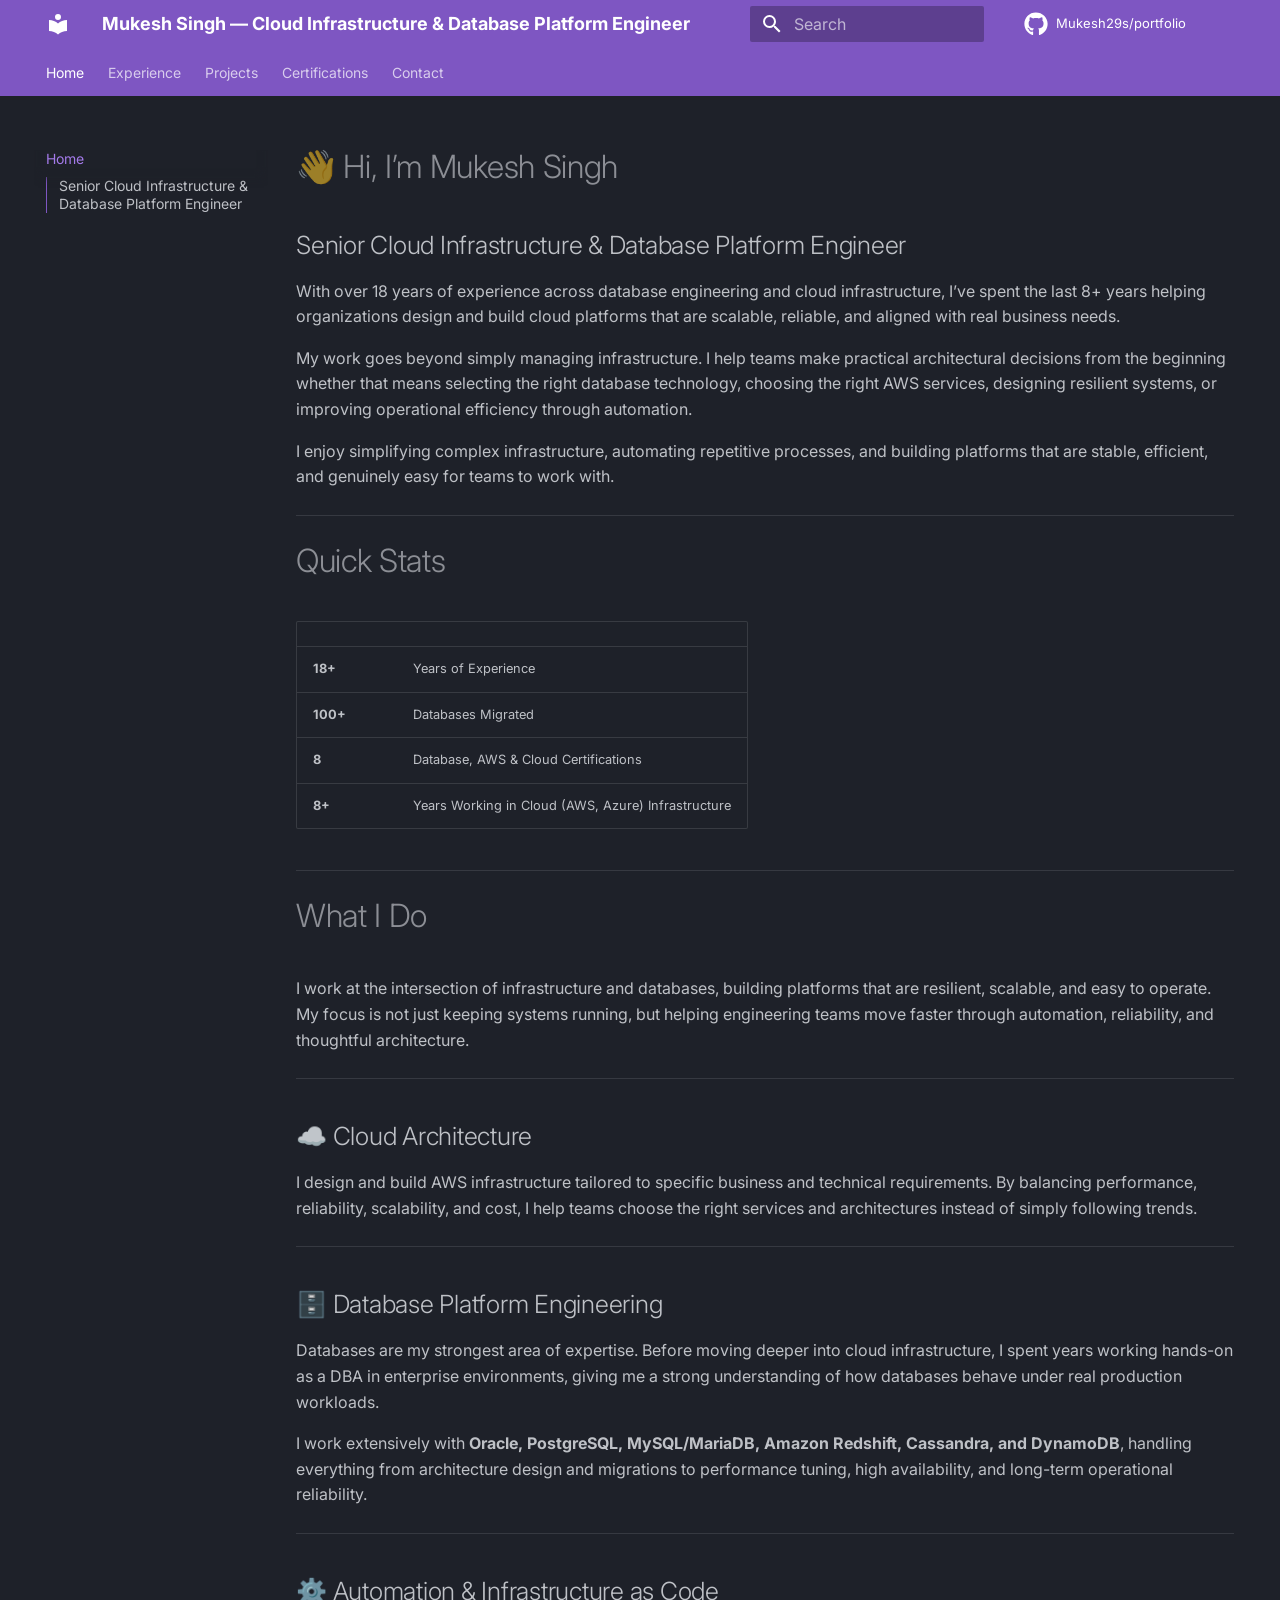
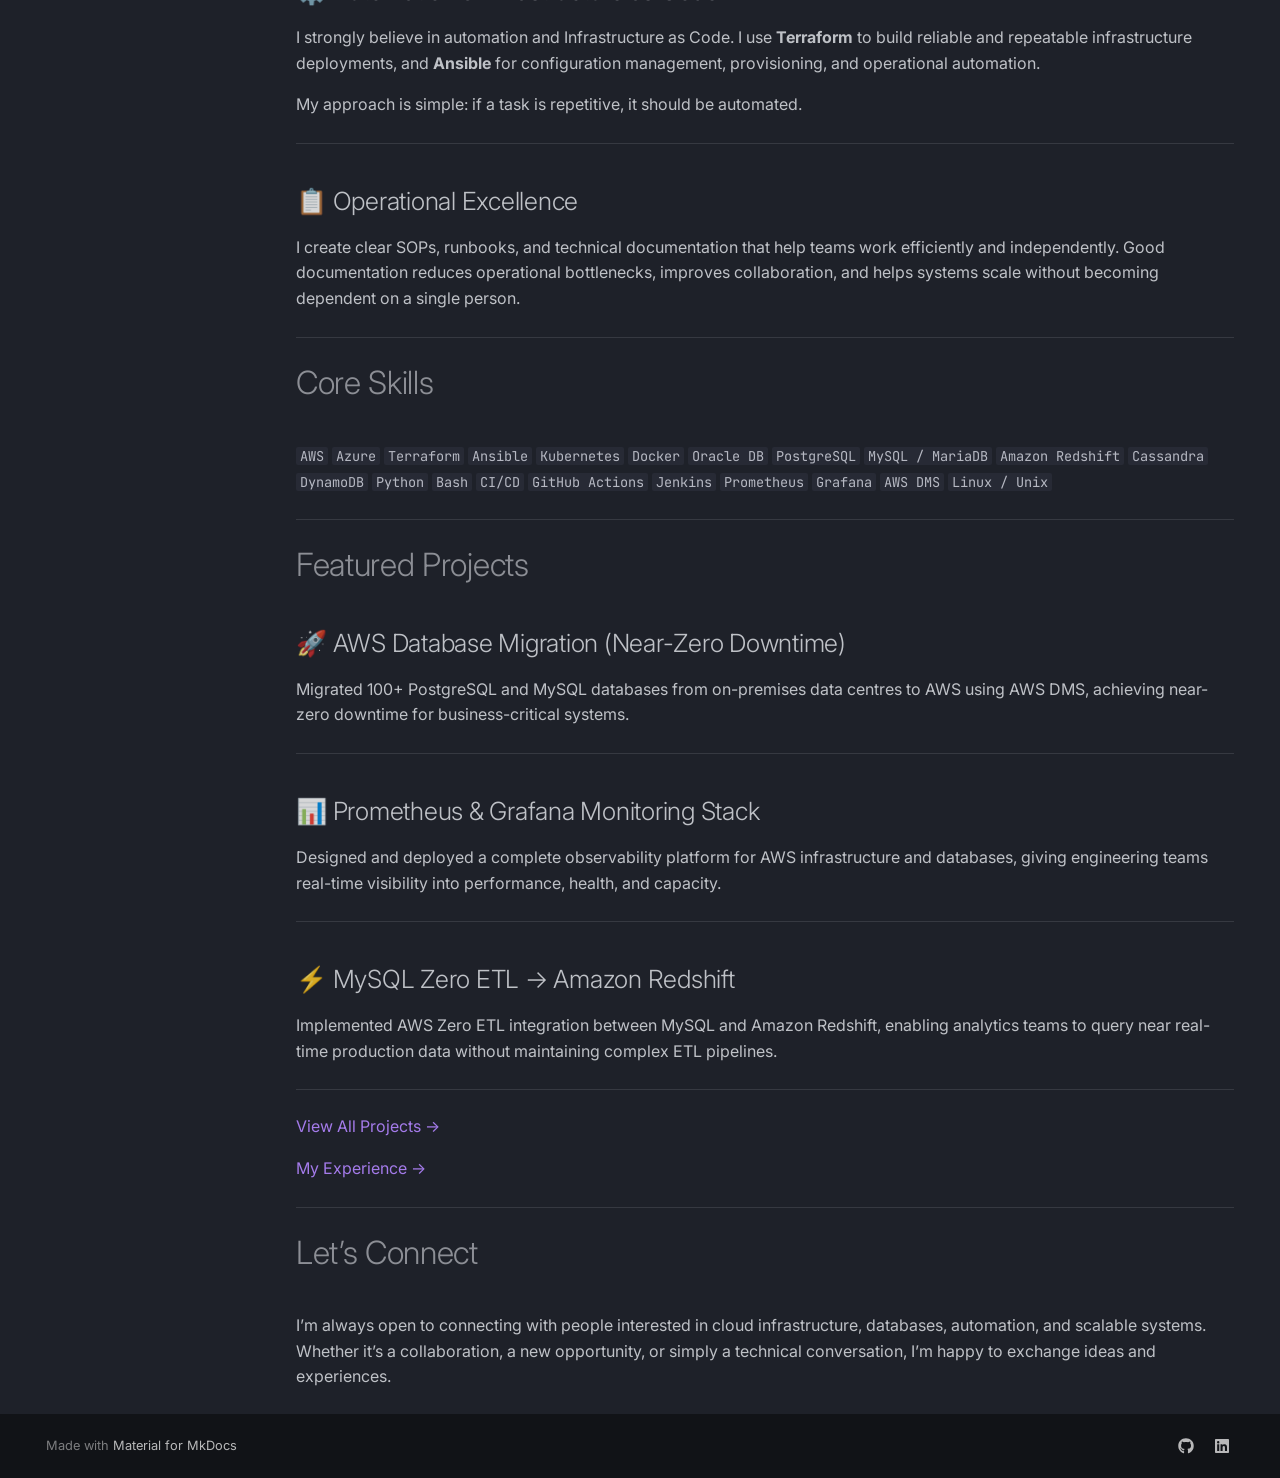
<file: index.html>
<!doctype html>
<html lang="en" class="no-js">
  <head>
    
      <meta charset="utf-8">
      <meta name="viewport" content="width=device-width,initial-scale=1">
      
        <meta name="description" content="Senior Cloud Infrastructure & Database Platform Engineer with 18+ years of experience across AWS cloud services, Oracle, PostgreSQL, and MySQL.
">
      
      
        <meta name="author" content="Mukesh Singh">
      
      
        <link rel="canonical" href="https://mukesh29s.github.io/portfolio/">
      
      
      
        <link rel="next" href="experience/">
      
      
        
      
      
      <link rel="icon" href="assets/images/favicon.png">
      <meta name="generator" content="mkdocs-1.6.1, mkdocs-material-9.7.6">
    
    
      
        <title>Mukesh Singh — Cloud Infrastructure & Database Platform Engineer</title>
      
    
    
      <link rel="stylesheet" href="assets/stylesheets/main.484c7ddc.min.css">
      
        
        <link rel="stylesheet" href="assets/stylesheets/palette.ab4e12ef.min.css">
      
      


    
    
      
    
    
      
        
        
        <link rel="preconnect" href="https://fonts.gstatic.com" crossorigin>
        <link rel="stylesheet" href="https://fonts.googleapis.com/css?family=Inter:300,300i,400,400i,700,700i%7CJetBrains+Mono:400,400i,700,700i&display=fallback">
        <style>:root{--md-text-font:"Inter";--md-code-font:"JetBrains Mono"}</style>
      
    
    
      <link rel="stylesheet" href="stylesheets/extra.css">
    
    <script>__md_scope=new URL(".",location),__md_hash=e=>[...e].reduce(((e,_)=>(e<<5)-e+_.charCodeAt(0)),0),__md_get=(e,_=localStorage,t=__md_scope)=>JSON.parse(_.getItem(t.pathname+"."+e)),__md_set=(e,_,t=localStorage,a=__md_scope)=>{try{t.setItem(a.pathname+"."+e,JSON.stringify(_))}catch(e){}}</script>
    
      
  


  
  

<script id="__analytics">function __md_analytics(){function e(){dataLayer.push(arguments)}window.dataLayer=window.dataLayer||[],e("js",new Date),e("config",""),document.addEventListener("DOMContentLoaded",(function(){document.forms.search&&document.forms.search.query.addEventListener("blur",(function(){this.value&&e("event","search",{search_term:this.value})}));document$.subscribe((function(){var t=document.forms.feedback;if(void 0!==t)for(var a of t.querySelectorAll("[type=submit]"))a.addEventListener("click",(function(a){a.preventDefault();var n=document.location.pathname,d=this.getAttribute("data-md-value");e("event","feedback",{page:n,data:d}),t.firstElementChild.disabled=!0;var r=t.querySelector(".md-feedback__note [data-md-value='"+d+"']");r&&(r.hidden=!1)})),t.hidden=!1})),location$.subscribe((function(t){e("config","",{page_path:t.pathname})}))}));var t=document.createElement("script");t.async=!0,t.src="https://www.googletagmanager.com/gtag/js?id=",document.getElementById("__analytics").insertAdjacentElement("afterEnd",t)}</script>
  
    <script>"undefined"!=typeof __md_analytics&&__md_analytics()</script>
  

    
    
  </head>
  
  
    
    
    
    
    
    <body dir="ltr" data-md-color-scheme="slate" data-md-color-primary="deep-purple" data-md-color-accent="purple">
  
    
    <input class="md-toggle" data-md-toggle="drawer" type="checkbox" id="__drawer" autocomplete="off">
    <input class="md-toggle" data-md-toggle="search" type="checkbox" id="__search" autocomplete="off">
    <label class="md-overlay" for="__drawer"></label>
    <div data-md-component="skip">
      
        
        <a href="#hi-im-mukesh-singh" class="md-skip">
          Skip to content
        </a>
      
    </div>
    <div data-md-component="announce">
      
    </div>
    
    
      

<header class="md-header" data-md-component="header">
  <nav class="md-header__inner md-grid" aria-label="Header">
    <a href="." title="Mukesh Singh — Cloud Infrastructure &amp; Database Platform Engineer" class="md-header__button md-logo" aria-label="Mukesh Singh — Cloud Infrastructure & Database Platform Engineer" data-md-component="logo">
      
  
  <svg xmlns="http://www.w3.org/2000/svg" viewBox="0 0 24 24"><path d="M12 8a3 3 0 0 0 3-3 3 3 0 0 0-3-3 3 3 0 0 0-3 3 3 3 0 0 0 3 3m0 3.54C9.64 9.35 6.5 8 3 8v11c3.5 0 6.64 1.35 9 3.54 2.36-2.19 5.5-3.54 9-3.54V8c-3.5 0-6.64 1.35-9 3.54"/></svg>

    </a>
    <label class="md-header__button md-icon" for="__drawer">
      
      <svg xmlns="http://www.w3.org/2000/svg" viewBox="0 0 24 24"><path d="M3 6h18v2H3zm0 5h18v2H3zm0 5h18v2H3z"/></svg>
    </label>
    <div class="md-header__title" data-md-component="header-title">
      <div class="md-header__ellipsis">
        <div class="md-header__topic">
          <span class="md-ellipsis">
            Mukesh Singh — Cloud Infrastructure & Database Platform Engineer
          </span>
        </div>
        <div class="md-header__topic" data-md-component="header-topic">
          <span class="md-ellipsis">
            
              Home
            
          </span>
        </div>
      </div>
    </div>
    
      
    
    
    
    
      
      
        <label class="md-header__button md-icon" for="__search">
          
          <svg xmlns="http://www.w3.org/2000/svg" viewBox="0 0 24 24"><path d="M9.5 3A6.5 6.5 0 0 1 16 9.5c0 1.61-.59 3.09-1.56 4.23l.27.27h.79l5 5-1.5 1.5-5-5v-.79l-.27-.27A6.52 6.52 0 0 1 9.5 16 6.5 6.5 0 0 1 3 9.5 6.5 6.5 0 0 1 9.5 3m0 2C7 5 5 7 5 9.5S7 14 9.5 14 14 12 14 9.5 12 5 9.5 5"/></svg>
        </label>
        <div class="md-search" data-md-component="search" role="dialog">
  <label class="md-search__overlay" for="__search"></label>
  <div class="md-search__inner" role="search">
    <form class="md-search__form" name="search">
      <input type="text" class="md-search__input" name="query" aria-label="Search" placeholder="Search" autocapitalize="off" autocorrect="off" autocomplete="off" spellcheck="false" data-md-component="search-query" required>
      <label class="md-search__icon md-icon" for="__search">
        
        <svg xmlns="http://www.w3.org/2000/svg" viewBox="0 0 24 24"><path d="M9.5 3A6.5 6.5 0 0 1 16 9.5c0 1.61-.59 3.09-1.56 4.23l.27.27h.79l5 5-1.5 1.5-5-5v-.79l-.27-.27A6.52 6.52 0 0 1 9.5 16 6.5 6.5 0 0 1 3 9.5 6.5 6.5 0 0 1 9.5 3m0 2C7 5 5 7 5 9.5S7 14 9.5 14 14 12 14 9.5 12 5 9.5 5"/></svg>
        
        <svg xmlns="http://www.w3.org/2000/svg" viewBox="0 0 24 24"><path d="M20 11v2H8l5.5 5.5-1.42 1.42L4.16 12l7.92-7.92L13.5 5.5 8 11z"/></svg>
      </label>
      <nav class="md-search__options" aria-label="Search">
        
        <button type="reset" class="md-search__icon md-icon" title="Clear" aria-label="Clear" tabindex="-1">
          
          <svg xmlns="http://www.w3.org/2000/svg" viewBox="0 0 24 24"><path d="M19 6.41 17.59 5 12 10.59 6.41 5 5 6.41 10.59 12 5 17.59 6.41 19 12 13.41 17.59 19 19 17.59 13.41 12z"/></svg>
        </button>
      </nav>
      
    </form>
    <div class="md-search__output">
      <div class="md-search__scrollwrap" tabindex="0" data-md-scrollfix>
        <div class="md-search-result" data-md-component="search-result">
          <div class="md-search-result__meta">
            Initializing search
          </div>
          <ol class="md-search-result__list" role="presentation"></ol>
        </div>
      </div>
    </div>
  </div>
</div>
      
    
    
      <div class="md-header__source">
        <a href="https://github.com/Mukesh29s/portfolio" title="Go to repository" class="md-source" data-md-component="source">
  <div class="md-source__icon md-icon">
    
    <svg xmlns="http://www.w3.org/2000/svg" viewBox="0 0 512 512"><!--! Font Awesome Free 7.1.0 by @fontawesome - https://fontawesome.com License - https://fontawesome.com/license/free (Icons: CC BY 4.0, Fonts: SIL OFL 1.1, Code: MIT License) Copyright 2025 Fonticons, Inc.--><path d="M173.9 397.4c0 2-2.3 3.6-5.2 3.6-3.3.3-5.6-1.3-5.6-3.6 0-2 2.3-3.6 5.2-3.6 3-.3 5.6 1.3 5.6 3.6m-31.1-4.5c-.7 2 1.3 4.3 4.3 4.9 2.6 1 5.6 0 6.2-2s-1.3-4.3-4.3-5.2c-2.6-.7-5.5.3-6.2 2.3m44.2-1.7c-2.9.7-4.9 2.6-4.6 4.9.3 2 2.9 3.3 5.9 2.6 2.9-.7 4.9-2.6 4.6-4.6-.3-1.9-3-3.2-5.9-2.9M252.8 8C114.1 8 8 113.3 8 252c0 110.9 69.8 205.8 169.5 239.2 12.8 2.3 17.3-5.6 17.3-12.1 0-6.2-.3-40.4-.3-61.4 0 0-70 15-84.7-29.8 0 0-11.4-29.1-27.8-36.6 0 0-22.9-15.7 1.6-15.4 0 0 24.9 2 38.6 25.8 21.9 38.6 58.6 27.5 72.9 20.9 2.3-16 8.8-27.1 16-33.7-55.9-6.2-112.3-14.3-112.3-110.5 0-27.5 7.6-41.3 23.6-58.9-2.6-6.5-11.1-33.3 2.6-67.9 20.9-6.5 69 27 69 27 20-5.6 41.5-8.5 62.8-8.5s42.8 2.9 62.8 8.5c0 0 48.1-33.6 69-27 13.7 34.7 5.2 61.4 2.6 67.9 16 17.7 25.8 31.5 25.8 58.9 0 96.5-58.9 104.2-114.8 110.5 9.2 7.9 17 22.9 17 46.4 0 33.7-.3 75.4-.3 83.6 0 6.5 4.6 14.4 17.3 12.1C436.2 457.8 504 362.9 504 252 504 113.3 391.5 8 252.8 8M105.2 352.9c-1.3 1-1 3.3.7 5.2 1.6 1.6 3.9 2.3 5.2 1 1.3-1 1-3.3-.7-5.2-1.6-1.6-3.9-2.3-5.2-1m-10.8-8.1c-.7 1.3.3 2.9 2.3 3.9 1.6 1 3.6.7 4.3-.7.7-1.3-.3-2.9-2.3-3.9-2-.6-3.6-.3-4.3.7m32.4 35.6c-1.6 1.3-1 4.3 1.3 6.2 2.3 2.3 5.2 2.6 6.5 1 1.3-1.3.7-4.3-1.3-6.2-2.2-2.3-5.2-2.6-6.5-1m-11.4-14.7c-1.6 1-1.6 3.6 0 5.9s4.3 3.3 5.6 2.3c1.6-1.3 1.6-3.9 0-6.2-1.4-2.3-4-3.3-5.6-2"/></svg>
  </div>
  <div class="md-source__repository">
    Mukesh29s/portfolio
  </div>
</a>
      </div>
    
  </nav>
  
</header>
    
    <div class="md-container" data-md-component="container">
      
      
        
          
            
<nav class="md-tabs" aria-label="Tabs" data-md-component="tabs">
  <div class="md-grid">
    <ul class="md-tabs__list">
      
        
  
  
  
    
  
  
    <li class="md-tabs__item md-tabs__item--active">
      <a href="." class="md-tabs__link">
        
  
  
    
  
  Home

      </a>
    </li>
  

      
        
  
  
  
  
    <li class="md-tabs__item">
      <a href="experience/" class="md-tabs__link">
        
  
  
    
  
  Experience

      </a>
    </li>
  

      
        
  
  
  
  
    
    
      <li class="md-tabs__item">
        <a href="projects/" class="md-tabs__link">
          
  
  
  Projects

        </a>
      </li>
    
  

      
        
  
  
  
  
    <li class="md-tabs__item">
      <a href="certifications/" class="md-tabs__link">
        
  
  
    
  
  Certifications

      </a>
    </li>
  

      
        
  
  
  
  
    <li class="md-tabs__item">
      <a href="contact/" class="md-tabs__link">
        
  
  
    
  
  Contact

      </a>
    </li>
  

      
    </ul>
  </div>
</nav>
          
        
      
      <main class="md-main" data-md-component="main">
        <div class="md-main__inner md-grid">
          
            
              
              <div class="md-sidebar md-sidebar--primary" data-md-component="sidebar" data-md-type="navigation" >
                <div class="md-sidebar__scrollwrap">
                  <div class="md-sidebar__inner">
                    


  


  

<nav class="md-nav md-nav--primary md-nav--lifted md-nav--integrated" aria-label="Navigation" data-md-level="0">
  <label class="md-nav__title" for="__drawer">
    <a href="." title="Mukesh Singh — Cloud Infrastructure &amp; Database Platform Engineer" class="md-nav__button md-logo" aria-label="Mukesh Singh — Cloud Infrastructure & Database Platform Engineer" data-md-component="logo">
      
  
  <svg xmlns="http://www.w3.org/2000/svg" viewBox="0 0 24 24"><path d="M12 8a3 3 0 0 0 3-3 3 3 0 0 0-3-3 3 3 0 0 0-3 3 3 3 0 0 0 3 3m0 3.54C9.64 9.35 6.5 8 3 8v11c3.5 0 6.64 1.35 9 3.54 2.36-2.19 5.5-3.54 9-3.54V8c-3.5 0-6.64 1.35-9 3.54"/></svg>

    </a>
    Mukesh Singh — Cloud Infrastructure & Database Platform Engineer
  </label>
  
    <div class="md-nav__source">
      <a href="https://github.com/Mukesh29s/portfolio" title="Go to repository" class="md-source" data-md-component="source">
  <div class="md-source__icon md-icon">
    
    <svg xmlns="http://www.w3.org/2000/svg" viewBox="0 0 512 512"><!--! Font Awesome Free 7.1.0 by @fontawesome - https://fontawesome.com License - https://fontawesome.com/license/free (Icons: CC BY 4.0, Fonts: SIL OFL 1.1, Code: MIT License) Copyright 2025 Fonticons, Inc.--><path d="M173.9 397.4c0 2-2.3 3.6-5.2 3.6-3.3.3-5.6-1.3-5.6-3.6 0-2 2.3-3.6 5.2-3.6 3-.3 5.6 1.3 5.6 3.6m-31.1-4.5c-.7 2 1.3 4.3 4.3 4.9 2.6 1 5.6 0 6.2-2s-1.3-4.3-4.3-5.2c-2.6-.7-5.5.3-6.2 2.3m44.2-1.7c-2.9.7-4.9 2.6-4.6 4.9.3 2 2.9 3.3 5.9 2.6 2.9-.7 4.9-2.6 4.6-4.6-.3-1.9-3-3.2-5.9-2.9M252.8 8C114.1 8 8 113.3 8 252c0 110.9 69.8 205.8 169.5 239.2 12.8 2.3 17.3-5.6 17.3-12.1 0-6.2-.3-40.4-.3-61.4 0 0-70 15-84.7-29.8 0 0-11.4-29.1-27.8-36.6 0 0-22.9-15.7 1.6-15.4 0 0 24.9 2 38.6 25.8 21.9 38.6 58.6 27.5 72.9 20.9 2.3-16 8.8-27.1 16-33.7-55.9-6.2-112.3-14.3-112.3-110.5 0-27.5 7.6-41.3 23.6-58.9-2.6-6.5-11.1-33.3 2.6-67.9 20.9-6.5 69 27 69 27 20-5.6 41.5-8.5 62.8-8.5s42.8 2.9 62.8 8.5c0 0 48.1-33.6 69-27 13.7 34.7 5.2 61.4 2.6 67.9 16 17.7 25.8 31.5 25.8 58.9 0 96.5-58.9 104.2-114.8 110.5 9.2 7.9 17 22.9 17 46.4 0 33.7-.3 75.4-.3 83.6 0 6.5 4.6 14.4 17.3 12.1C436.2 457.8 504 362.9 504 252 504 113.3 391.5 8 252.8 8M105.2 352.9c-1.3 1-1 3.3.7 5.2 1.6 1.6 3.9 2.3 5.2 1 1.3-1 1-3.3-.7-5.2-1.6-1.6-3.9-2.3-5.2-1m-10.8-8.1c-.7 1.3.3 2.9 2.3 3.9 1.6 1 3.6.7 4.3-.7.7-1.3-.3-2.9-2.3-3.9-2-.6-3.6-.3-4.3.7m32.4 35.6c-1.6 1.3-1 4.3 1.3 6.2 2.3 2.3 5.2 2.6 6.5 1 1.3-1.3.7-4.3-1.3-6.2-2.2-2.3-5.2-2.6-6.5-1m-11.4-14.7c-1.6 1-1.6 3.6 0 5.9s4.3 3.3 5.6 2.3c1.6-1.3 1.6-3.9 0-6.2-1.4-2.3-4-3.3-5.6-2"/></svg>
  </div>
  <div class="md-source__repository">
    Mukesh29s/portfolio
  </div>
</a>
    </div>
  
  <ul class="md-nav__list" data-md-scrollfix>
    
      
      
  
  
    
  
  
  
    <li class="md-nav__item md-nav__item--active">
      
      <input class="md-nav__toggle md-toggle" type="checkbox" id="__toc">
      
      
        
      
      
        <label class="md-nav__link md-nav__link--active" for="__toc">
          
  
  
  <span class="md-ellipsis">
    
  
    Home
  

    
  </span>
  
  

          <span class="md-nav__icon md-icon"></span>
        </label>
      
      <a href="." class="md-nav__link md-nav__link--active">
        
  
  
  <span class="md-ellipsis">
    
  
    Home
  

    
  </span>
  
  

      </a>
      
        

<nav class="md-nav md-nav--secondary" aria-label="Table of contents">
  
  
  
    
  
  
    <label class="md-nav__title" for="__toc">
      <span class="md-nav__icon md-icon"></span>
      Table of contents
    </label>
    <ul class="md-nav__list" data-md-component="toc" data-md-scrollfix>
      
        <li class="md-nav__item">
  <a href="#senior-cloud-infrastructure-database-platform-engineer" class="md-nav__link">
    <span class="md-ellipsis">
      
        Senior Cloud Infrastructure &amp; Database Platform Engineer
      
    </span>
  </a>
  
</li>
      
    </ul>
  
</nav>
      
    </li>
  

    
      
      
  
  
  
  
    <li class="md-nav__item">
      <a href="experience/" class="md-nav__link">
        
  
  
  <span class="md-ellipsis">
    
  
    Experience
  

    
  </span>
  
  

      </a>
    </li>
  

    
      
      
  
  
  
  
    
    
    
    
      
      
    
    
    <li class="md-nav__item md-nav__item--nested">
      
        
        
        <input class="md-nav__toggle md-toggle " type="checkbox" id="__nav_3" >
        
          
          <label class="md-nav__link" for="__nav_3" id="__nav_3_label" tabindex="0">
            
  
  
  <span class="md-ellipsis">
    
  
    Projects
  

    
  </span>
  
  

            <span class="md-nav__icon md-icon"></span>
          </label>
        
        <nav class="md-nav" data-md-level="1" aria-labelledby="__nav_3_label" aria-expanded="false">
          <label class="md-nav__title" for="__nav_3">
            <span class="md-nav__icon md-icon"></span>
            
  
    Projects
  

          </label>
          <ul class="md-nav__list" data-md-scrollfix>
            
              
                
  
  
  
  
    <li class="md-nav__item">
      <a href="projects/" class="md-nav__link">
        
  
  
  <span class="md-ellipsis">
    
  
    Overview
  

    
  </span>
  
  

      </a>
    </li>
  

              
            
              
                
  
  
  
  
    <li class="md-nav__item">
      <a href="projects/aws-dms-migration/" class="md-nav__link">
        
  
  
  <span class="md-ellipsis">
    
  
    AWS Database Migration (DMS)
  

    
  </span>
  
  

      </a>
    </li>
  

              
            
              
                
  
  
  
  
    <li class="md-nav__item">
      <a href="projects/monitoring/" class="md-nav__link">
        
  
  
  <span class="md-ellipsis">
    
  
    Prometheus & Grafana Monitoring
  

    
  </span>
  
  

      </a>
    </li>
  

              
            
              
                
  
  
  
  
    <li class="md-nav__item">
      <a href="projects/zero-etl-redshift/" class="md-nav__link">
        
  
  
  <span class="md-ellipsis">
    
  
    MySQL Zero ETL → Redshift
  

    
  </span>
  
  

      </a>
    </li>
  

              
            
          </ul>
        </nav>
      
    </li>
  

    
      
      
  
  
  
  
    <li class="md-nav__item">
      <a href="certifications/" class="md-nav__link">
        
  
  
  <span class="md-ellipsis">
    
  
    Certifications
  

    
  </span>
  
  

      </a>
    </li>
  

    
      
      
  
  
  
  
    <li class="md-nav__item">
      <a href="contact/" class="md-nav__link">
        
  
  
  <span class="md-ellipsis">
    
  
    Contact
  

    
  </span>
  
  

      </a>
    </li>
  

    
  </ul>
</nav>
                  </div>
                </div>
              </div>
            
            
          
          
            <div class="md-content" data-md-component="content">
              
              <article class="md-content__inner md-typeset">
                
                  


  
  


<h1 id="hi-im-mukesh-singh">👋 Hi, I’m Mukesh Singh</h1>
<h2 id="senior-cloud-infrastructure-database-platform-engineer">Senior Cloud Infrastructure &amp; Database Platform Engineer</h2>
<p>With over 18 years of experience across database engineering and cloud infrastructure, I’ve spent the last 8+ years helping organizations design and build cloud platforms that are scalable, reliable, and aligned with real business needs.</p>
<p>My work goes beyond simply managing infrastructure. I help teams make practical architectural decisions from the beginning whether that means selecting the right database technology, choosing the right AWS services, designing resilient systems, or improving operational efficiency through automation.</p>
<p>I enjoy simplifying complex infrastructure, automating repetitive processes, and building platforms that are stable, efficient, and genuinely easy for teams to work with.</p>
<hr />
<h1 id="quick-stats">Quick Stats</h1>
<table>
<thead>
<tr>
<th></th>
<th></th>
</tr>
</thead>
<tbody>
<tr>
<td><strong>18+</strong></td>
<td>Years of Experience</td>
</tr>
<tr>
<td><strong>100+</strong></td>
<td>Databases Migrated</td>
</tr>
<tr>
<td><strong>8</strong></td>
<td>Database, AWS &amp; Cloud Certifications</td>
</tr>
<tr>
<td><strong>8+</strong></td>
<td>Years Working in Cloud (AWS, Azure) Infrastructure</td>
</tr>
</tbody>
</table>
<hr />
<h1 id="what-i-do">What I Do</h1>
<p>I work at the intersection of infrastructure and databases, building platforms that are resilient, scalable, and easy to operate. My focus is not just keeping systems running, but helping engineering teams move faster through automation, reliability, and thoughtful architecture.</p>
<hr />
<h2 id="cloud-architecture">☁️ Cloud Architecture</h2>
<p>I design and build AWS infrastructure tailored to specific business and technical requirements. By balancing performance, reliability, scalability, and cost, I help teams choose the right services and architectures instead of simply following trends.</p>
<hr />
<h2 id="database-platform-engineering">🗄️ Database Platform Engineering</h2>
<p>Databases are my strongest area of expertise. Before moving deeper into cloud infrastructure, I spent years working hands-on as a DBA in enterprise environments, giving me a strong understanding of how databases behave under real production workloads.</p>
<p>I work extensively with <strong>Oracle, PostgreSQL, MySQL/MariaDB, Amazon Redshift, Cassandra, and DynamoDB</strong>, handling everything from architecture design and migrations to performance tuning, high availability, and long-term operational reliability.</p>
<hr />
<h2 id="automation-infrastructure-as-code">⚙️ Automation &amp; Infrastructure as Code</h2>
<p>I strongly believe in automation and Infrastructure as Code. I use <strong>Terraform</strong> to build reliable and repeatable infrastructure deployments, and <strong>Ansible</strong> for configuration management, provisioning, and operational automation.</p>
<p>My approach is simple: if a task is repetitive, it should be automated.</p>
<hr />
<h2 id="operational-excellence">📋 Operational Excellence</h2>
<p>I create clear SOPs, runbooks, and technical documentation that help teams work efficiently and independently. Good documentation reduces operational bottlenecks, improves collaboration, and helps systems scale without becoming dependent on a single person.</p>
<hr />
<h1 id="core-skills">Core Skills</h1>
<p><code>AWS</code> <code>Azure</code> <code>Terraform</code> <code>Ansible</code> <code>Kubernetes</code> <code>Docker</code> <code>Oracle DB</code> <code>PostgreSQL</code> <code>MySQL / MariaDB</code> <code>Amazon Redshift</code> <code>Cassandra</code> <code>DynamoDB</code> <code>Python</code> <code>Bash</code> <code>CI/CD</code> <code>GitHub Actions</code> <code>Jenkins</code> <code>Prometheus</code> <code>Grafana</code> <code>AWS DMS</code> <code>Linux / Unix</code></p>
<hr />
<h1 id="featured-projects">Featured Projects</h1>
<h2 id="aws-database-migration-near-zero-downtime">🚀 AWS Database Migration (Near-Zero Downtime)</h2>
<p>Migrated 100+ PostgreSQL and MySQL databases from on-premises data centres to AWS using AWS DMS, achieving near-zero downtime for business-critical systems.</p>
<hr />
<h2 id="prometheus-grafana-monitoring-stack">📊 Prometheus &amp; Grafana Monitoring Stack</h2>
<p>Designed and deployed a complete observability platform for AWS infrastructure and databases, giving engineering teams real-time visibility into performance, health, and capacity.</p>
<hr />
<h2 id="mysql-zero-etl-amazon-redshift">⚡ MySQL Zero ETL → Amazon Redshift</h2>
<p>Implemented AWS Zero ETL integration between MySQL and Amazon Redshift, enabling analytics teams to query near real-time production data without maintaining complex ETL pipelines.</p>
<hr />
<p><a href="projects/">View All Projects →</a></p>
<p><a href="experience/">My Experience →</a></p>
<hr />
<h1 id="lets-connect">Let’s Connect</h1>
<p>I’m always open to connecting with people interested in cloud infrastructure, databases, automation, and scalable systems. Whether it’s a collaboration, a new opportunity, or simply a technical conversation, I’m happy to exchange ideas and experiences.</p>









  




                
              </article>
            </div>
          
          
<script>var target=document.getElementById(location.hash.slice(1));target&&target.name&&(target.checked=target.name.startsWith("__tabbed_"))</script>
        </div>
        
          <button type="button" class="md-top md-icon" data-md-component="top" hidden>
  
  <svg xmlns="http://www.w3.org/2000/svg" viewBox="0 0 24 24"><path d="M13 20h-2V8l-5.5 5.5-1.42-1.42L12 4.16l7.92 7.92-1.42 1.42L13 8z"/></svg>
  Back to top
</button>
        
      </main>
      
        <footer class="md-footer">
  
  <div class="md-footer-meta md-typeset">
    <div class="md-footer-meta__inner md-grid">
      <div class="md-copyright">
  
  
    Made with
    <a href="https://squidfunk.github.io/mkdocs-material/" target="_blank" rel="noopener">
      Material for MkDocs
    </a>
  
</div>
      
        
<div class="md-social">
  
    
    
    
    
    <a href="https://github.com/Mukesh29s" target="_blank" rel="noopener" title="GitHub" class="md-social__link">
      <svg xmlns="http://www.w3.org/2000/svg" viewBox="0 0 512 512"><!--! Font Awesome Free 7.1.0 by @fontawesome - https://fontawesome.com License - https://fontawesome.com/license/free (Icons: CC BY 4.0, Fonts: SIL OFL 1.1, Code: MIT License) Copyright 2025 Fonticons, Inc.--><path d="M173.9 397.4c0 2-2.3 3.6-5.2 3.6-3.3.3-5.6-1.3-5.6-3.6 0-2 2.3-3.6 5.2-3.6 3-.3 5.6 1.3 5.6 3.6m-31.1-4.5c-.7 2 1.3 4.3 4.3 4.9 2.6 1 5.6 0 6.2-2s-1.3-4.3-4.3-5.2c-2.6-.7-5.5.3-6.2 2.3m44.2-1.7c-2.9.7-4.9 2.6-4.6 4.9.3 2 2.9 3.3 5.9 2.6 2.9-.7 4.9-2.6 4.6-4.6-.3-1.9-3-3.2-5.9-2.9M252.8 8C114.1 8 8 113.3 8 252c0 110.9 69.8 205.8 169.5 239.2 12.8 2.3 17.3-5.6 17.3-12.1 0-6.2-.3-40.4-.3-61.4 0 0-70 15-84.7-29.8 0 0-11.4-29.1-27.8-36.6 0 0-22.9-15.7 1.6-15.4 0 0 24.9 2 38.6 25.8 21.9 38.6 58.6 27.5 72.9 20.9 2.3-16 8.8-27.1 16-33.7-55.9-6.2-112.3-14.3-112.3-110.5 0-27.5 7.6-41.3 23.6-58.9-2.6-6.5-11.1-33.3 2.6-67.9 20.9-6.5 69 27 69 27 20-5.6 41.5-8.5 62.8-8.5s42.8 2.9 62.8 8.5c0 0 48.1-33.6 69-27 13.7 34.7 5.2 61.4 2.6 67.9 16 17.7 25.8 31.5 25.8 58.9 0 96.5-58.9 104.2-114.8 110.5 9.2 7.9 17 22.9 17 46.4 0 33.7-.3 75.4-.3 83.6 0 6.5 4.6 14.4 17.3 12.1C436.2 457.8 504 362.9 504 252 504 113.3 391.5 8 252.8 8M105.2 352.9c-1.3 1-1 3.3.7 5.2 1.6 1.6 3.9 2.3 5.2 1 1.3-1 1-3.3-.7-5.2-1.6-1.6-3.9-2.3-5.2-1m-10.8-8.1c-.7 1.3.3 2.9 2.3 3.9 1.6 1 3.6.7 4.3-.7.7-1.3-.3-2.9-2.3-3.9-2-.6-3.6-.3-4.3.7m32.4 35.6c-1.6 1.3-1 4.3 1.3 6.2 2.3 2.3 5.2 2.6 6.5 1 1.3-1.3.7-4.3-1.3-6.2-2.2-2.3-5.2-2.6-6.5-1m-11.4-14.7c-1.6 1-1.6 3.6 0 5.9s4.3 3.3 5.6 2.3c1.6-1.3 1.6-3.9 0-6.2-1.4-2.3-4-3.3-5.6-2"/></svg>
    </a>
  
    
    
    
    
    <a href="https://www.linkedin.com/in/mukeshsingh-db/" target="_blank" rel="noopener" title="LinkedIn" class="md-social__link">
      <svg xmlns="http://www.w3.org/2000/svg" viewBox="0 0 448 512"><!--! Font Awesome Free 7.1.0 by @fontawesome - https://fontawesome.com License - https://fontawesome.com/license/free (Icons: CC BY 4.0, Fonts: SIL OFL 1.1, Code: MIT License) Copyright 2025 Fonticons, Inc.--><path d="M416 32H31.9C14.3 32 0 46.5 0 64.3v383.4C0 465.5 14.3 480 31.9 480H416c17.6 0 32-14.5 32-32.3V64.3c0-17.8-14.4-32.3-32-32.3M135.4 416H69V202.2h66.5V416zM102.2 96a38.5 38.5 0 1 1 0 77 38.5 38.5 0 1 1 0-77m282.1 320h-66.4V312c0-24.8-.5-56.7-34.5-56.7-34.6 0-39.9 27-39.9 54.9V416h-66.4V202.2h63.7v29.2h.9c8.9-16.8 30.6-34.5 62.9-34.5 67.2 0 79.7 44.3 79.7 101.9z"/></svg>
    </a>
  
</div>
      
    </div>
  </div>
</footer>
      
    </div>
    <div class="md-dialog" data-md-component="dialog">
      <div class="md-dialog__inner md-typeset"></div>
    </div>
    
    
    
      
      
      <script id="__config" type="application/json">{"annotate": null, "base": ".", "features": ["navigation.tabs", "navigation.top", "navigation.instant", "content.code.copy", "toc.integrate"], "search": "assets/javascripts/workers/search.2c215733.min.js", "tags": null, "translations": {"clipboard.copied": "Copied to clipboard", "clipboard.copy": "Copy to clipboard", "search.result.more.one": "1 more on this page", "search.result.more.other": "# more on this page", "search.result.none": "No matching documents", "search.result.one": "1 matching document", "search.result.other": "# matching documents", "search.result.placeholder": "Type to start searching", "search.result.term.missing": "Missing", "select.version": "Select version"}, "version": null}</script>
    
    
      <script src="assets/javascripts/bundle.79ae519e.min.js"></script>
      
    
  </body>
</html>
</file>
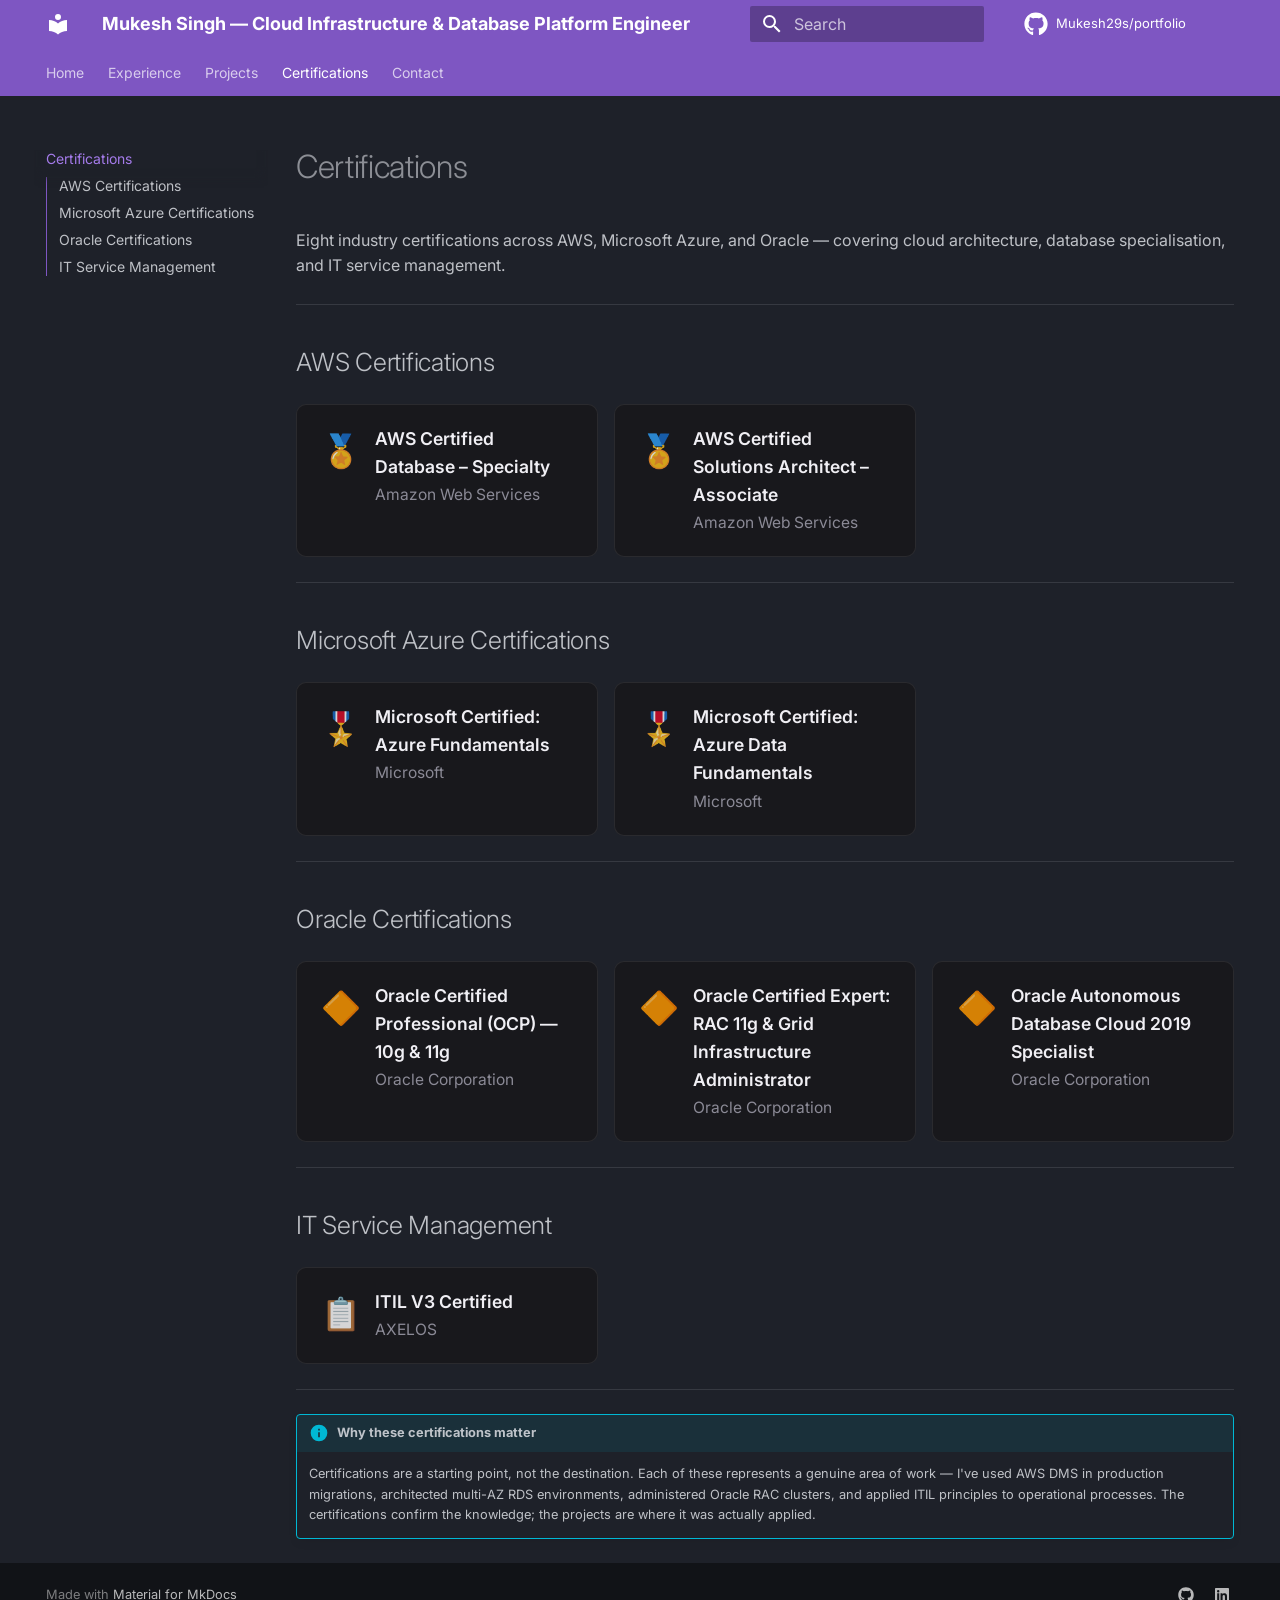
<file: certifications/index.html>
<!doctype html>
<html lang="en" class="no-js">
  <head>
    
      <meta charset="utf-8">
      <meta name="viewport" content="width=device-width,initial-scale=1">
      
        <meta name="description" content="Senior Cloud Infrastructure & Database Platform Engineer with 18+ years of experience across AWS cloud services, Oracle, PostgreSQL, and MySQL.
">
      
      
        <meta name="author" content="Mukesh Singh">
      
      
        <link rel="canonical" href="https://mukesh29s.github.io/portfolio/certifications/">
      
      
        <link rel="prev" href="../projects/zero-etl-redshift/">
      
      
        <link rel="next" href="../contact/">
      
      
        
      
      
      <link rel="icon" href="../assets/images/favicon.png">
      <meta name="generator" content="mkdocs-1.6.1, mkdocs-material-9.7.6">
    
    
      
        <title>Certifications - Mukesh Singh — Cloud Infrastructure & Database Platform Engineer</title>
      
    
    
      <link rel="stylesheet" href="../assets/stylesheets/main.484c7ddc.min.css">
      
        
        <link rel="stylesheet" href="../assets/stylesheets/palette.ab4e12ef.min.css">
      
      


    
    
      
    
    
      
        
        
        <link rel="preconnect" href="https://fonts.gstatic.com" crossorigin>
        <link rel="stylesheet" href="https://fonts.googleapis.com/css?family=Inter:300,300i,400,400i,700,700i%7CJetBrains+Mono:400,400i,700,700i&display=fallback">
        <style>:root{--md-text-font:"Inter";--md-code-font:"JetBrains Mono"}</style>
      
    
    
      <link rel="stylesheet" href="../stylesheets/extra.css">
    
    <script>__md_scope=new URL("..",location),__md_hash=e=>[...e].reduce(((e,_)=>(e<<5)-e+_.charCodeAt(0)),0),__md_get=(e,_=localStorage,t=__md_scope)=>JSON.parse(_.getItem(t.pathname+"."+e)),__md_set=(e,_,t=localStorage,a=__md_scope)=>{try{t.setItem(a.pathname+"."+e,JSON.stringify(_))}catch(e){}}</script>
    
      
  


  
  

<script id="__analytics">function __md_analytics(){function e(){dataLayer.push(arguments)}window.dataLayer=window.dataLayer||[],e("js",new Date),e("config",""),document.addEventListener("DOMContentLoaded",(function(){document.forms.search&&document.forms.search.query.addEventListener("blur",(function(){this.value&&e("event","search",{search_term:this.value})}));document$.subscribe((function(){var t=document.forms.feedback;if(void 0!==t)for(var a of t.querySelectorAll("[type=submit]"))a.addEventListener("click",(function(a){a.preventDefault();var n=document.location.pathname,d=this.getAttribute("data-md-value");e("event","feedback",{page:n,data:d}),t.firstElementChild.disabled=!0;var r=t.querySelector(".md-feedback__note [data-md-value='"+d+"']");r&&(r.hidden=!1)})),t.hidden=!1})),location$.subscribe((function(t){e("config","",{page_path:t.pathname})}))}));var t=document.createElement("script");t.async=!0,t.src="https://www.googletagmanager.com/gtag/js?id=",document.getElementById("__analytics").insertAdjacentElement("afterEnd",t)}</script>
  
    <script>"undefined"!=typeof __md_analytics&&__md_analytics()</script>
  

    
    
  </head>
  
  
    
    
    
    
    
    <body dir="ltr" data-md-color-scheme="slate" data-md-color-primary="deep-purple" data-md-color-accent="purple">
  
    
    <input class="md-toggle" data-md-toggle="drawer" type="checkbox" id="__drawer" autocomplete="off">
    <input class="md-toggle" data-md-toggle="search" type="checkbox" id="__search" autocomplete="off">
    <label class="md-overlay" for="__drawer"></label>
    <div data-md-component="skip">
      
        
        <a href="#certifications" class="md-skip">
          Skip to content
        </a>
      
    </div>
    <div data-md-component="announce">
      
    </div>
    
    
      

<header class="md-header" data-md-component="header">
  <nav class="md-header__inner md-grid" aria-label="Header">
    <a href=".." title="Mukesh Singh — Cloud Infrastructure &amp; Database Platform Engineer" class="md-header__button md-logo" aria-label="Mukesh Singh — Cloud Infrastructure & Database Platform Engineer" data-md-component="logo">
      
  
  <svg xmlns="http://www.w3.org/2000/svg" viewBox="0 0 24 24"><path d="M12 8a3 3 0 0 0 3-3 3 3 0 0 0-3-3 3 3 0 0 0-3 3 3 3 0 0 0 3 3m0 3.54C9.64 9.35 6.5 8 3 8v11c3.5 0 6.64 1.35 9 3.54 2.36-2.19 5.5-3.54 9-3.54V8c-3.5 0-6.64 1.35-9 3.54"/></svg>

    </a>
    <label class="md-header__button md-icon" for="__drawer">
      
      <svg xmlns="http://www.w3.org/2000/svg" viewBox="0 0 24 24"><path d="M3 6h18v2H3zm0 5h18v2H3zm0 5h18v2H3z"/></svg>
    </label>
    <div class="md-header__title" data-md-component="header-title">
      <div class="md-header__ellipsis">
        <div class="md-header__topic">
          <span class="md-ellipsis">
            Mukesh Singh — Cloud Infrastructure & Database Platform Engineer
          </span>
        </div>
        <div class="md-header__topic" data-md-component="header-topic">
          <span class="md-ellipsis">
            
              Certifications
            
          </span>
        </div>
      </div>
    </div>
    
      
    
    
    
    
      
      
        <label class="md-header__button md-icon" for="__search">
          
          <svg xmlns="http://www.w3.org/2000/svg" viewBox="0 0 24 24"><path d="M9.5 3A6.5 6.5 0 0 1 16 9.5c0 1.61-.59 3.09-1.56 4.23l.27.27h.79l5 5-1.5 1.5-5-5v-.79l-.27-.27A6.52 6.52 0 0 1 9.5 16 6.5 6.5 0 0 1 3 9.5 6.5 6.5 0 0 1 9.5 3m0 2C7 5 5 7 5 9.5S7 14 9.5 14 14 12 14 9.5 12 5 9.5 5"/></svg>
        </label>
        <div class="md-search" data-md-component="search" role="dialog">
  <label class="md-search__overlay" for="__search"></label>
  <div class="md-search__inner" role="search">
    <form class="md-search__form" name="search">
      <input type="text" class="md-search__input" name="query" aria-label="Search" placeholder="Search" autocapitalize="off" autocorrect="off" autocomplete="off" spellcheck="false" data-md-component="search-query" required>
      <label class="md-search__icon md-icon" for="__search">
        
        <svg xmlns="http://www.w3.org/2000/svg" viewBox="0 0 24 24"><path d="M9.5 3A6.5 6.5 0 0 1 16 9.5c0 1.61-.59 3.09-1.56 4.23l.27.27h.79l5 5-1.5 1.5-5-5v-.79l-.27-.27A6.52 6.52 0 0 1 9.5 16 6.5 6.5 0 0 1 3 9.5 6.5 6.5 0 0 1 9.5 3m0 2C7 5 5 7 5 9.5S7 14 9.5 14 14 12 14 9.5 12 5 9.5 5"/></svg>
        
        <svg xmlns="http://www.w3.org/2000/svg" viewBox="0 0 24 24"><path d="M20 11v2H8l5.5 5.5-1.42 1.42L4.16 12l7.92-7.92L13.5 5.5 8 11z"/></svg>
      </label>
      <nav class="md-search__options" aria-label="Search">
        
        <button type="reset" class="md-search__icon md-icon" title="Clear" aria-label="Clear" tabindex="-1">
          
          <svg xmlns="http://www.w3.org/2000/svg" viewBox="0 0 24 24"><path d="M19 6.41 17.59 5 12 10.59 6.41 5 5 6.41 10.59 12 5 17.59 6.41 19 12 13.41 17.59 19 19 17.59 13.41 12z"/></svg>
        </button>
      </nav>
      
    </form>
    <div class="md-search__output">
      <div class="md-search__scrollwrap" tabindex="0" data-md-scrollfix>
        <div class="md-search-result" data-md-component="search-result">
          <div class="md-search-result__meta">
            Initializing search
          </div>
          <ol class="md-search-result__list" role="presentation"></ol>
        </div>
      </div>
    </div>
  </div>
</div>
      
    
    
      <div class="md-header__source">
        <a href="https://github.com/Mukesh29s/portfolio" title="Go to repository" class="md-source" data-md-component="source">
  <div class="md-source__icon md-icon">
    
    <svg xmlns="http://www.w3.org/2000/svg" viewBox="0 0 512 512"><!--! Font Awesome Free 7.1.0 by @fontawesome - https://fontawesome.com License - https://fontawesome.com/license/free (Icons: CC BY 4.0, Fonts: SIL OFL 1.1, Code: MIT License) Copyright 2025 Fonticons, Inc.--><path d="M173.9 397.4c0 2-2.3 3.6-5.2 3.6-3.3.3-5.6-1.3-5.6-3.6 0-2 2.3-3.6 5.2-3.6 3-.3 5.6 1.3 5.6 3.6m-31.1-4.5c-.7 2 1.3 4.3 4.3 4.9 2.6 1 5.6 0 6.2-2s-1.3-4.3-4.3-5.2c-2.6-.7-5.5.3-6.2 2.3m44.2-1.7c-2.9.7-4.9 2.6-4.6 4.9.3 2 2.9 3.3 5.9 2.6 2.9-.7 4.9-2.6 4.6-4.6-.3-1.9-3-3.2-5.9-2.9M252.8 8C114.1 8 8 113.3 8 252c0 110.9 69.8 205.8 169.5 239.2 12.8 2.3 17.3-5.6 17.3-12.1 0-6.2-.3-40.4-.3-61.4 0 0-70 15-84.7-29.8 0 0-11.4-29.1-27.8-36.6 0 0-22.9-15.7 1.6-15.4 0 0 24.9 2 38.6 25.8 21.9 38.6 58.6 27.5 72.9 20.9 2.3-16 8.8-27.1 16-33.7-55.9-6.2-112.3-14.3-112.3-110.5 0-27.5 7.6-41.3 23.6-58.9-2.6-6.5-11.1-33.3 2.6-67.9 20.9-6.5 69 27 69 27 20-5.6 41.5-8.5 62.8-8.5s42.8 2.9 62.8 8.5c0 0 48.1-33.6 69-27 13.7 34.7 5.2 61.4 2.6 67.9 16 17.7 25.8 31.5 25.8 58.9 0 96.5-58.9 104.2-114.8 110.5 9.2 7.9 17 22.9 17 46.4 0 33.7-.3 75.4-.3 83.6 0 6.5 4.6 14.4 17.3 12.1C436.2 457.8 504 362.9 504 252 504 113.3 391.5 8 252.8 8M105.2 352.9c-1.3 1-1 3.3.7 5.2 1.6 1.6 3.9 2.3 5.2 1 1.3-1 1-3.3-.7-5.2-1.6-1.6-3.9-2.3-5.2-1m-10.8-8.1c-.7 1.3.3 2.9 2.3 3.9 1.6 1 3.6.7 4.3-.7.7-1.3-.3-2.9-2.3-3.9-2-.6-3.6-.3-4.3.7m32.4 35.6c-1.6 1.3-1 4.3 1.3 6.2 2.3 2.3 5.2 2.6 6.5 1 1.3-1.3.7-4.3-1.3-6.2-2.2-2.3-5.2-2.6-6.5-1m-11.4-14.7c-1.6 1-1.6 3.6 0 5.9s4.3 3.3 5.6 2.3c1.6-1.3 1.6-3.9 0-6.2-1.4-2.3-4-3.3-5.6-2"/></svg>
  </div>
  <div class="md-source__repository">
    Mukesh29s/portfolio
  </div>
</a>
      </div>
    
  </nav>
  
</header>
    
    <div class="md-container" data-md-component="container">
      
      
        
          
            
<nav class="md-tabs" aria-label="Tabs" data-md-component="tabs">
  <div class="md-grid">
    <ul class="md-tabs__list">
      
        
  
  
  
  
    <li class="md-tabs__item">
      <a href=".." class="md-tabs__link">
        
  
  
    
  
  Home

      </a>
    </li>
  

      
        
  
  
  
  
    <li class="md-tabs__item">
      <a href="../experience/" class="md-tabs__link">
        
  
  
    
  
  Experience

      </a>
    </li>
  

      
        
  
  
  
  
    
    
      <li class="md-tabs__item">
        <a href="../projects/" class="md-tabs__link">
          
  
  
  Projects

        </a>
      </li>
    
  

      
        
  
  
  
    
  
  
    <li class="md-tabs__item md-tabs__item--active">
      <a href="./" class="md-tabs__link">
        
  
  
    
  
  Certifications

      </a>
    </li>
  

      
        
  
  
  
  
    <li class="md-tabs__item">
      <a href="../contact/" class="md-tabs__link">
        
  
  
    
  
  Contact

      </a>
    </li>
  

      
    </ul>
  </div>
</nav>
          
        
      
      <main class="md-main" data-md-component="main">
        <div class="md-main__inner md-grid">
          
            
              
              <div class="md-sidebar md-sidebar--primary" data-md-component="sidebar" data-md-type="navigation" >
                <div class="md-sidebar__scrollwrap">
                  <div class="md-sidebar__inner">
                    


  


  

<nav class="md-nav md-nav--primary md-nav--lifted md-nav--integrated" aria-label="Navigation" data-md-level="0">
  <label class="md-nav__title" for="__drawer">
    <a href=".." title="Mukesh Singh — Cloud Infrastructure &amp; Database Platform Engineer" class="md-nav__button md-logo" aria-label="Mukesh Singh — Cloud Infrastructure & Database Platform Engineer" data-md-component="logo">
      
  
  <svg xmlns="http://www.w3.org/2000/svg" viewBox="0 0 24 24"><path d="M12 8a3 3 0 0 0 3-3 3 3 0 0 0-3-3 3 3 0 0 0-3 3 3 3 0 0 0 3 3m0 3.54C9.64 9.35 6.5 8 3 8v11c3.5 0 6.64 1.35 9 3.54 2.36-2.19 5.5-3.54 9-3.54V8c-3.5 0-6.64 1.35-9 3.54"/></svg>

    </a>
    Mukesh Singh — Cloud Infrastructure & Database Platform Engineer
  </label>
  
    <div class="md-nav__source">
      <a href="https://github.com/Mukesh29s/portfolio" title="Go to repository" class="md-source" data-md-component="source">
  <div class="md-source__icon md-icon">
    
    <svg xmlns="http://www.w3.org/2000/svg" viewBox="0 0 512 512"><!--! Font Awesome Free 7.1.0 by @fontawesome - https://fontawesome.com License - https://fontawesome.com/license/free (Icons: CC BY 4.0, Fonts: SIL OFL 1.1, Code: MIT License) Copyright 2025 Fonticons, Inc.--><path d="M173.9 397.4c0 2-2.3 3.6-5.2 3.6-3.3.3-5.6-1.3-5.6-3.6 0-2 2.3-3.6 5.2-3.6 3-.3 5.6 1.3 5.6 3.6m-31.1-4.5c-.7 2 1.3 4.3 4.3 4.9 2.6 1 5.6 0 6.2-2s-1.3-4.3-4.3-5.2c-2.6-.7-5.5.3-6.2 2.3m44.2-1.7c-2.9.7-4.9 2.6-4.6 4.9.3 2 2.9 3.3 5.9 2.6 2.9-.7 4.9-2.6 4.6-4.6-.3-1.9-3-3.2-5.9-2.9M252.8 8C114.1 8 8 113.3 8 252c0 110.9 69.8 205.8 169.5 239.2 12.8 2.3 17.3-5.6 17.3-12.1 0-6.2-.3-40.4-.3-61.4 0 0-70 15-84.7-29.8 0 0-11.4-29.1-27.8-36.6 0 0-22.9-15.7 1.6-15.4 0 0 24.9 2 38.6 25.8 21.9 38.6 58.6 27.5 72.9 20.9 2.3-16 8.8-27.1 16-33.7-55.9-6.2-112.3-14.3-112.3-110.5 0-27.5 7.6-41.3 23.6-58.9-2.6-6.5-11.1-33.3 2.6-67.9 20.9-6.5 69 27 69 27 20-5.6 41.5-8.5 62.8-8.5s42.8 2.9 62.8 8.5c0 0 48.1-33.6 69-27 13.7 34.7 5.2 61.4 2.6 67.9 16 17.7 25.8 31.5 25.8 58.9 0 96.5-58.9 104.2-114.8 110.5 9.2 7.9 17 22.9 17 46.4 0 33.7-.3 75.4-.3 83.6 0 6.5 4.6 14.4 17.3 12.1C436.2 457.8 504 362.9 504 252 504 113.3 391.5 8 252.8 8M105.2 352.9c-1.3 1-1 3.3.7 5.2 1.6 1.6 3.9 2.3 5.2 1 1.3-1 1-3.3-.7-5.2-1.6-1.6-3.9-2.3-5.2-1m-10.8-8.1c-.7 1.3.3 2.9 2.3 3.9 1.6 1 3.6.7 4.3-.7.7-1.3-.3-2.9-2.3-3.9-2-.6-3.6-.3-4.3.7m32.4 35.6c-1.6 1.3-1 4.3 1.3 6.2 2.3 2.3 5.2 2.6 6.5 1 1.3-1.3.7-4.3-1.3-6.2-2.2-2.3-5.2-2.6-6.5-1m-11.4-14.7c-1.6 1-1.6 3.6 0 5.9s4.3 3.3 5.6 2.3c1.6-1.3 1.6-3.9 0-6.2-1.4-2.3-4-3.3-5.6-2"/></svg>
  </div>
  <div class="md-source__repository">
    Mukesh29s/portfolio
  </div>
</a>
    </div>
  
  <ul class="md-nav__list" data-md-scrollfix>
    
      
      
  
  
  
  
    <li class="md-nav__item">
      <a href=".." class="md-nav__link">
        
  
  
  <span class="md-ellipsis">
    
  
    Home
  

    
  </span>
  
  

      </a>
    </li>
  

    
      
      
  
  
  
  
    <li class="md-nav__item">
      <a href="../experience/" class="md-nav__link">
        
  
  
  <span class="md-ellipsis">
    
  
    Experience
  

    
  </span>
  
  

      </a>
    </li>
  

    
      
      
  
  
  
  
    
    
    
    
      
      
    
    
    <li class="md-nav__item md-nav__item--nested">
      
        
        
        <input class="md-nav__toggle md-toggle " type="checkbox" id="__nav_3" >
        
          
          <label class="md-nav__link" for="__nav_3" id="__nav_3_label" tabindex="0">
            
  
  
  <span class="md-ellipsis">
    
  
    Projects
  

    
  </span>
  
  

            <span class="md-nav__icon md-icon"></span>
          </label>
        
        <nav class="md-nav" data-md-level="1" aria-labelledby="__nav_3_label" aria-expanded="false">
          <label class="md-nav__title" for="__nav_3">
            <span class="md-nav__icon md-icon"></span>
            
  
    Projects
  

          </label>
          <ul class="md-nav__list" data-md-scrollfix>
            
              
                
  
  
  
  
    <li class="md-nav__item">
      <a href="../projects/" class="md-nav__link">
        
  
  
  <span class="md-ellipsis">
    
  
    Overview
  

    
  </span>
  
  

      </a>
    </li>
  

              
            
              
                
  
  
  
  
    <li class="md-nav__item">
      <a href="../projects/aws-dms-migration/" class="md-nav__link">
        
  
  
  <span class="md-ellipsis">
    
  
    AWS Database Migration (DMS)
  

    
  </span>
  
  

      </a>
    </li>
  

              
            
              
                
  
  
  
  
    <li class="md-nav__item">
      <a href="../projects/monitoring/" class="md-nav__link">
        
  
  
  <span class="md-ellipsis">
    
  
    Prometheus & Grafana Monitoring
  

    
  </span>
  
  

      </a>
    </li>
  

              
            
              
                
  
  
  
  
    <li class="md-nav__item">
      <a href="../projects/zero-etl-redshift/" class="md-nav__link">
        
  
  
  <span class="md-ellipsis">
    
  
    MySQL Zero ETL → Redshift
  

    
  </span>
  
  

      </a>
    </li>
  

              
            
          </ul>
        </nav>
      
    </li>
  

    
      
      
  
  
    
  
  
  
    <li class="md-nav__item md-nav__item--active">
      
      <input class="md-nav__toggle md-toggle" type="checkbox" id="__toc">
      
      
        
      
      
        <label class="md-nav__link md-nav__link--active" for="__toc">
          
  
  
  <span class="md-ellipsis">
    
  
    Certifications
  

    
  </span>
  
  

          <span class="md-nav__icon md-icon"></span>
        </label>
      
      <a href="./" class="md-nav__link md-nav__link--active">
        
  
  
  <span class="md-ellipsis">
    
  
    Certifications
  

    
  </span>
  
  

      </a>
      
        

<nav class="md-nav md-nav--secondary" aria-label="Table of contents">
  
  
  
    
  
  
    <label class="md-nav__title" for="__toc">
      <span class="md-nav__icon md-icon"></span>
      Table of contents
    </label>
    <ul class="md-nav__list" data-md-component="toc" data-md-scrollfix>
      
        <li class="md-nav__item">
  <a href="#aws-certifications" class="md-nav__link">
    <span class="md-ellipsis">
      
        AWS Certifications
      
    </span>
  </a>
  
</li>
      
        <li class="md-nav__item">
  <a href="#microsoft-azure-certifications" class="md-nav__link">
    <span class="md-ellipsis">
      
        Microsoft Azure Certifications
      
    </span>
  </a>
  
</li>
      
        <li class="md-nav__item">
  <a href="#oracle-certifications" class="md-nav__link">
    <span class="md-ellipsis">
      
        Oracle Certifications
      
    </span>
  </a>
  
</li>
      
        <li class="md-nav__item">
  <a href="#it-service-management" class="md-nav__link">
    <span class="md-ellipsis">
      
        IT Service Management
      
    </span>
  </a>
  
</li>
      
    </ul>
  
</nav>
      
    </li>
  

    
      
      
  
  
  
  
    <li class="md-nav__item">
      <a href="../contact/" class="md-nav__link">
        
  
  
  <span class="md-ellipsis">
    
  
    Contact
  

    
  </span>
  
  

      </a>
    </li>
  

    
  </ul>
</nav>
                  </div>
                </div>
              </div>
            
            
          
          
            <div class="md-content" data-md-component="content">
              
              <article class="md-content__inner md-typeset">
                
                  


  
  


<h1 id="certifications">Certifications</h1>
<p>Eight industry certifications across AWS, Microsoft Azure, and Oracle — covering cloud architecture, database specialisation, and IT service management.</p>
<hr />
<h2 id="aws-certifications">AWS Certifications</h2>
<div class="cert-grid">
  <div class="cert-card">
    <div class="cert-icon">🏅</div>
    <div>
      <div class="cert-name">AWS Certified Database – Specialty</div>
      <div class="cert-issuer">Amazon Web Services</div>
    </div>
  </div>
  <div class="cert-card">
    <div class="cert-icon">🏅</div>
    <div>
      <div class="cert-name">AWS Certified Solutions Architect – Associate</div>
      <div class="cert-issuer">Amazon Web Services</div>
    </div>
  </div>
</div>

<hr />
<h2 id="microsoft-azure-certifications">Microsoft Azure Certifications</h2>
<div class="cert-grid">
  <div class="cert-card">
    <div class="cert-icon">🎖️</div>
    <div>
      <div class="cert-name">Microsoft Certified: Azure Fundamentals</div>
      <div class="cert-issuer">Microsoft</div>
    </div>
  </div>
  <div class="cert-card">
    <div class="cert-icon">🎖️</div>
    <div>
      <div class="cert-name">Microsoft Certified: Azure Data Fundamentals</div>
      <div class="cert-issuer">Microsoft</div>
    </div>
  </div>
</div>

<hr />
<h2 id="oracle-certifications">Oracle Certifications</h2>
<div class="cert-grid">
  <div class="cert-card">
    <div class="cert-icon">🔶</div>
    <div>
      <div class="cert-name">Oracle Certified Professional (OCP) — 10g & 11g</div>
      <div class="cert-issuer">Oracle Corporation</div>
    </div>
  </div>
  <div class="cert-card">
    <div class="cert-icon">🔶</div>
    <div>
      <div class="cert-name">Oracle Certified Expert: RAC 11g & Grid Infrastructure Administrator</div>
      <div class="cert-issuer">Oracle Corporation</div>
    </div>
  </div>
  <div class="cert-card">
    <div class="cert-icon">🔶</div>
    <div>
      <div class="cert-name">Oracle Autonomous Database Cloud 2019 Specialist</div>
      <div class="cert-issuer">Oracle Corporation</div>
    </div>
  </div>
</div>

<hr />
<h2 id="it-service-management">IT Service Management</h2>
<div class="cert-grid">
  <div class="cert-card">
    <div class="cert-icon">📋</div>
    <div>
      <div class="cert-name">ITIL V3 Certified</div>
      <div class="cert-issuer">AXELOS</div>
    </div>
  </div>
</div>

<hr />
<div class="admonition info">
<p class="admonition-title">Why these certifications matter</p>
<p>Certifications are a starting point, not the destination. Each of these represents a genuine area of work — I've used AWS DMS in production migrations, architected multi-AZ RDS environments, administered Oracle RAC clusters, and applied ITIL principles to operational processes. The certifications confirm the knowledge; the projects are where it was actually applied.</p>
</div>









  




                
              </article>
            </div>
          
          
<script>var target=document.getElementById(location.hash.slice(1));target&&target.name&&(target.checked=target.name.startsWith("__tabbed_"))</script>
        </div>
        
          <button type="button" class="md-top md-icon" data-md-component="top" hidden>
  
  <svg xmlns="http://www.w3.org/2000/svg" viewBox="0 0 24 24"><path d="M13 20h-2V8l-5.5 5.5-1.42-1.42L12 4.16l7.92 7.92-1.42 1.42L13 8z"/></svg>
  Back to top
</button>
        
      </main>
      
        <footer class="md-footer">
  
  <div class="md-footer-meta md-typeset">
    <div class="md-footer-meta__inner md-grid">
      <div class="md-copyright">
  
  
    Made with
    <a href="https://squidfunk.github.io/mkdocs-material/" target="_blank" rel="noopener">
      Material for MkDocs
    </a>
  
</div>
      
        
<div class="md-social">
  
    
    
    
    
    <a href="https://github.com/Mukesh29s" target="_blank" rel="noopener" title="GitHub" class="md-social__link">
      <svg xmlns="http://www.w3.org/2000/svg" viewBox="0 0 512 512"><!--! Font Awesome Free 7.1.0 by @fontawesome - https://fontawesome.com License - https://fontawesome.com/license/free (Icons: CC BY 4.0, Fonts: SIL OFL 1.1, Code: MIT License) Copyright 2025 Fonticons, Inc.--><path d="M173.9 397.4c0 2-2.3 3.6-5.2 3.6-3.3.3-5.6-1.3-5.6-3.6 0-2 2.3-3.6 5.2-3.6 3-.3 5.6 1.3 5.6 3.6m-31.1-4.5c-.7 2 1.3 4.3 4.3 4.9 2.6 1 5.6 0 6.2-2s-1.3-4.3-4.3-5.2c-2.6-.7-5.5.3-6.2 2.3m44.2-1.7c-2.9.7-4.9 2.6-4.6 4.9.3 2 2.9 3.3 5.9 2.6 2.9-.7 4.9-2.6 4.6-4.6-.3-1.9-3-3.2-5.9-2.9M252.8 8C114.1 8 8 113.3 8 252c0 110.9 69.8 205.8 169.5 239.2 12.8 2.3 17.3-5.6 17.3-12.1 0-6.2-.3-40.4-.3-61.4 0 0-70 15-84.7-29.8 0 0-11.4-29.1-27.8-36.6 0 0-22.9-15.7 1.6-15.4 0 0 24.9 2 38.6 25.8 21.9 38.6 58.6 27.5 72.9 20.9 2.3-16 8.8-27.1 16-33.7-55.9-6.2-112.3-14.3-112.3-110.5 0-27.5 7.6-41.3 23.6-58.9-2.6-6.5-11.1-33.3 2.6-67.9 20.9-6.5 69 27 69 27 20-5.6 41.5-8.5 62.8-8.5s42.8 2.9 62.8 8.5c0 0 48.1-33.6 69-27 13.7 34.7 5.2 61.4 2.6 67.9 16 17.7 25.8 31.5 25.8 58.9 0 96.5-58.9 104.2-114.8 110.5 9.2 7.9 17 22.9 17 46.4 0 33.7-.3 75.4-.3 83.6 0 6.5 4.6 14.4 17.3 12.1C436.2 457.8 504 362.9 504 252 504 113.3 391.5 8 252.8 8M105.2 352.9c-1.3 1-1 3.3.7 5.2 1.6 1.6 3.9 2.3 5.2 1 1.3-1 1-3.3-.7-5.2-1.6-1.6-3.9-2.3-5.2-1m-10.8-8.1c-.7 1.3.3 2.9 2.3 3.9 1.6 1 3.6.7 4.3-.7.7-1.3-.3-2.9-2.3-3.9-2-.6-3.6-.3-4.3.7m32.4 35.6c-1.6 1.3-1 4.3 1.3 6.2 2.3 2.3 5.2 2.6 6.5 1 1.3-1.3.7-4.3-1.3-6.2-2.2-2.3-5.2-2.6-6.5-1m-11.4-14.7c-1.6 1-1.6 3.6 0 5.9s4.3 3.3 5.6 2.3c1.6-1.3 1.6-3.9 0-6.2-1.4-2.3-4-3.3-5.6-2"/></svg>
    </a>
  
    
    
    
    
    <a href="https://www.linkedin.com/in/mukeshsingh-db/" target="_blank" rel="noopener" title="LinkedIn" class="md-social__link">
      <svg xmlns="http://www.w3.org/2000/svg" viewBox="0 0 448 512"><!--! Font Awesome Free 7.1.0 by @fontawesome - https://fontawesome.com License - https://fontawesome.com/license/free (Icons: CC BY 4.0, Fonts: SIL OFL 1.1, Code: MIT License) Copyright 2025 Fonticons, Inc.--><path d="M416 32H31.9C14.3 32 0 46.5 0 64.3v383.4C0 465.5 14.3 480 31.9 480H416c17.6 0 32-14.5 32-32.3V64.3c0-17.8-14.4-32.3-32-32.3M135.4 416H69V202.2h66.5V416zM102.2 96a38.5 38.5 0 1 1 0 77 38.5 38.5 0 1 1 0-77m282.1 320h-66.4V312c0-24.8-.5-56.7-34.5-56.7-34.6 0-39.9 27-39.9 54.9V416h-66.4V202.2h63.7v29.2h.9c8.9-16.8 30.6-34.5 62.9-34.5 67.2 0 79.7 44.3 79.7 101.9z"/></svg>
    </a>
  
</div>
      
    </div>
  </div>
</footer>
      
    </div>
    <div class="md-dialog" data-md-component="dialog">
      <div class="md-dialog__inner md-typeset"></div>
    </div>
    
    
    
      
      
      <script id="__config" type="application/json">{"annotate": null, "base": "..", "features": ["navigation.tabs", "navigation.top", "navigation.instant", "content.code.copy", "toc.integrate"], "search": "../assets/javascripts/workers/search.2c215733.min.js", "tags": null, "translations": {"clipboard.copied": "Copied to clipboard", "clipboard.copy": "Copy to clipboard", "search.result.more.one": "1 more on this page", "search.result.more.other": "# more on this page", "search.result.none": "No matching documents", "search.result.one": "1 matching document", "search.result.other": "# matching documents", "search.result.placeholder": "Type to start searching", "search.result.term.missing": "Missing", "select.version": "Select version"}, "version": null}</script>
    
    
      <script src="../assets/javascripts/bundle.79ae519e.min.js"></script>
      
    
  </body>
</html>
</file>
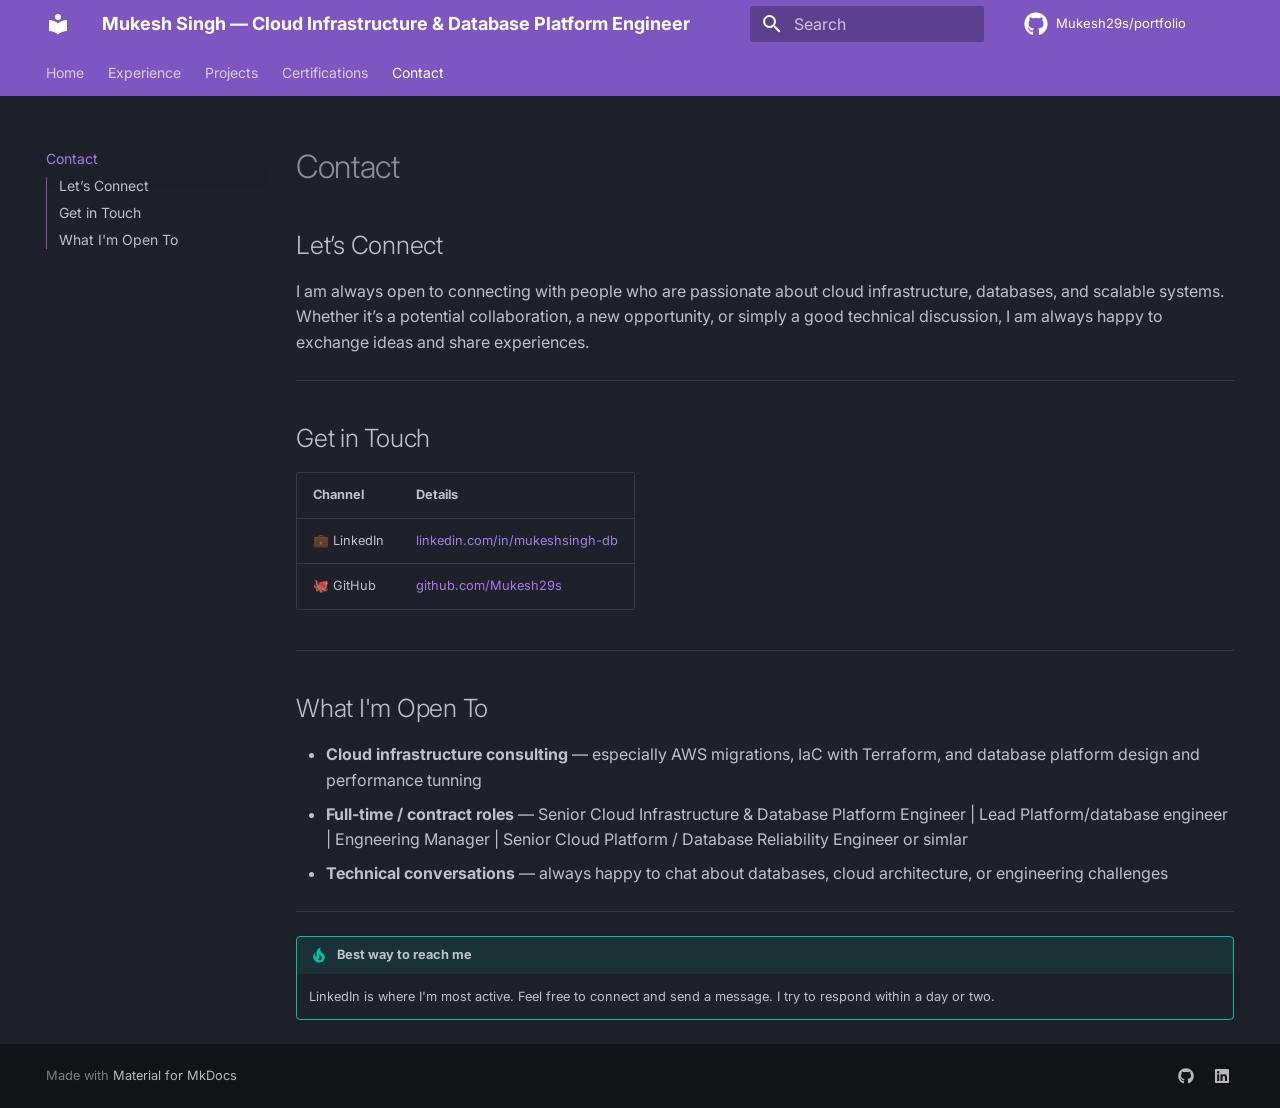
<file: contact/index.html>
<!doctype html>
<html lang="en" class="no-js">
  <head>
    
      <meta charset="utf-8">
      <meta name="viewport" content="width=device-width,initial-scale=1">
      
        <meta name="description" content="Senior Cloud Infrastructure & Database Platform Engineer with 18+ years of experience across AWS cloud services, Oracle, PostgreSQL, and MySQL.
">
      
      
        <meta name="author" content="Mukesh Singh">
      
      
        <link rel="canonical" href="https://mukesh29s.github.io/portfolio/contact/">
      
      
        <link rel="prev" href="../certifications/">
      
      
      
        
      
      
      <link rel="icon" href="../assets/images/favicon.png">
      <meta name="generator" content="mkdocs-1.6.1, mkdocs-material-9.7.6">
    
    
      
        <title>Contact - Mukesh Singh — Cloud Infrastructure & Database Platform Engineer</title>
      
    
    
      <link rel="stylesheet" href="../assets/stylesheets/main.484c7ddc.min.css">
      
        
        <link rel="stylesheet" href="../assets/stylesheets/palette.ab4e12ef.min.css">
      
      


    
    
      
    
    
      
        
        
        <link rel="preconnect" href="https://fonts.gstatic.com" crossorigin>
        <link rel="stylesheet" href="https://fonts.googleapis.com/css?family=Inter:300,300i,400,400i,700,700i%7CJetBrains+Mono:400,400i,700,700i&display=fallback">
        <style>:root{--md-text-font:"Inter";--md-code-font:"JetBrains Mono"}</style>
      
    
    
      <link rel="stylesheet" href="../stylesheets/extra.css">
    
    <script>__md_scope=new URL("..",location),__md_hash=e=>[...e].reduce(((e,_)=>(e<<5)-e+_.charCodeAt(0)),0),__md_get=(e,_=localStorage,t=__md_scope)=>JSON.parse(_.getItem(t.pathname+"."+e)),__md_set=(e,_,t=localStorage,a=__md_scope)=>{try{t.setItem(a.pathname+"."+e,JSON.stringify(_))}catch(e){}}</script>
    
      
  


  
  

<script id="__analytics">function __md_analytics(){function e(){dataLayer.push(arguments)}window.dataLayer=window.dataLayer||[],e("js",new Date),e("config",""),document.addEventListener("DOMContentLoaded",(function(){document.forms.search&&document.forms.search.query.addEventListener("blur",(function(){this.value&&e("event","search",{search_term:this.value})}));document$.subscribe((function(){var t=document.forms.feedback;if(void 0!==t)for(var a of t.querySelectorAll("[type=submit]"))a.addEventListener("click",(function(a){a.preventDefault();var n=document.location.pathname,d=this.getAttribute("data-md-value");e("event","feedback",{page:n,data:d}),t.firstElementChild.disabled=!0;var r=t.querySelector(".md-feedback__note [data-md-value='"+d+"']");r&&(r.hidden=!1)})),t.hidden=!1})),location$.subscribe((function(t){e("config","",{page_path:t.pathname})}))}));var t=document.createElement("script");t.async=!0,t.src="https://www.googletagmanager.com/gtag/js?id=",document.getElementById("__analytics").insertAdjacentElement("afterEnd",t)}</script>
  
    <script>"undefined"!=typeof __md_analytics&&__md_analytics()</script>
  

    
    
  </head>
  
  
    
    
    
    
    
    <body dir="ltr" data-md-color-scheme="slate" data-md-color-primary="deep-purple" data-md-color-accent="purple">
  
    
    <input class="md-toggle" data-md-toggle="drawer" type="checkbox" id="__drawer" autocomplete="off">
    <input class="md-toggle" data-md-toggle="search" type="checkbox" id="__search" autocomplete="off">
    <label class="md-overlay" for="__drawer"></label>
    <div data-md-component="skip">
      
        
        <a href="#lets-connect" class="md-skip">
          Skip to content
        </a>
      
    </div>
    <div data-md-component="announce">
      
    </div>
    
    
      

<header class="md-header" data-md-component="header">
  <nav class="md-header__inner md-grid" aria-label="Header">
    <a href=".." title="Mukesh Singh — Cloud Infrastructure &amp; Database Platform Engineer" class="md-header__button md-logo" aria-label="Mukesh Singh — Cloud Infrastructure & Database Platform Engineer" data-md-component="logo">
      
  
  <svg xmlns="http://www.w3.org/2000/svg" viewBox="0 0 24 24"><path d="M12 8a3 3 0 0 0 3-3 3 3 0 0 0-3-3 3 3 0 0 0-3 3 3 3 0 0 0 3 3m0 3.54C9.64 9.35 6.5 8 3 8v11c3.5 0 6.64 1.35 9 3.54 2.36-2.19 5.5-3.54 9-3.54V8c-3.5 0-6.64 1.35-9 3.54"/></svg>

    </a>
    <label class="md-header__button md-icon" for="__drawer">
      
      <svg xmlns="http://www.w3.org/2000/svg" viewBox="0 0 24 24"><path d="M3 6h18v2H3zm0 5h18v2H3zm0 5h18v2H3z"/></svg>
    </label>
    <div class="md-header__title" data-md-component="header-title">
      <div class="md-header__ellipsis">
        <div class="md-header__topic">
          <span class="md-ellipsis">
            Mukesh Singh — Cloud Infrastructure & Database Platform Engineer
          </span>
        </div>
        <div class="md-header__topic" data-md-component="header-topic">
          <span class="md-ellipsis">
            
              Contact
            
          </span>
        </div>
      </div>
    </div>
    
      
    
    
    
    
      
      
        <label class="md-header__button md-icon" for="__search">
          
          <svg xmlns="http://www.w3.org/2000/svg" viewBox="0 0 24 24"><path d="M9.5 3A6.5 6.5 0 0 1 16 9.5c0 1.61-.59 3.09-1.56 4.23l.27.27h.79l5 5-1.5 1.5-5-5v-.79l-.27-.27A6.52 6.52 0 0 1 9.5 16 6.5 6.5 0 0 1 3 9.5 6.5 6.5 0 0 1 9.5 3m0 2C7 5 5 7 5 9.5S7 14 9.5 14 14 12 14 9.5 12 5 9.5 5"/></svg>
        </label>
        <div class="md-search" data-md-component="search" role="dialog">
  <label class="md-search__overlay" for="__search"></label>
  <div class="md-search__inner" role="search">
    <form class="md-search__form" name="search">
      <input type="text" class="md-search__input" name="query" aria-label="Search" placeholder="Search" autocapitalize="off" autocorrect="off" autocomplete="off" spellcheck="false" data-md-component="search-query" required>
      <label class="md-search__icon md-icon" for="__search">
        
        <svg xmlns="http://www.w3.org/2000/svg" viewBox="0 0 24 24"><path d="M9.5 3A6.5 6.5 0 0 1 16 9.5c0 1.61-.59 3.09-1.56 4.23l.27.27h.79l5 5-1.5 1.5-5-5v-.79l-.27-.27A6.52 6.52 0 0 1 9.5 16 6.5 6.5 0 0 1 3 9.5 6.5 6.5 0 0 1 9.5 3m0 2C7 5 5 7 5 9.5S7 14 9.5 14 14 12 14 9.5 12 5 9.5 5"/></svg>
        
        <svg xmlns="http://www.w3.org/2000/svg" viewBox="0 0 24 24"><path d="M20 11v2H8l5.5 5.5-1.42 1.42L4.16 12l7.92-7.92L13.5 5.5 8 11z"/></svg>
      </label>
      <nav class="md-search__options" aria-label="Search">
        
        <button type="reset" class="md-search__icon md-icon" title="Clear" aria-label="Clear" tabindex="-1">
          
          <svg xmlns="http://www.w3.org/2000/svg" viewBox="0 0 24 24"><path d="M19 6.41 17.59 5 12 10.59 6.41 5 5 6.41 10.59 12 5 17.59 6.41 19 12 13.41 17.59 19 19 17.59 13.41 12z"/></svg>
        </button>
      </nav>
      
    </form>
    <div class="md-search__output">
      <div class="md-search__scrollwrap" tabindex="0" data-md-scrollfix>
        <div class="md-search-result" data-md-component="search-result">
          <div class="md-search-result__meta">
            Initializing search
          </div>
          <ol class="md-search-result__list" role="presentation"></ol>
        </div>
      </div>
    </div>
  </div>
</div>
      
    
    
      <div class="md-header__source">
        <a href="https://github.com/Mukesh29s/portfolio" title="Go to repository" class="md-source" data-md-component="source">
  <div class="md-source__icon md-icon">
    
    <svg xmlns="http://www.w3.org/2000/svg" viewBox="0 0 512 512"><!--! Font Awesome Free 7.1.0 by @fontawesome - https://fontawesome.com License - https://fontawesome.com/license/free (Icons: CC BY 4.0, Fonts: SIL OFL 1.1, Code: MIT License) Copyright 2025 Fonticons, Inc.--><path d="M173.9 397.4c0 2-2.3 3.6-5.2 3.6-3.3.3-5.6-1.3-5.6-3.6 0-2 2.3-3.6 5.2-3.6 3-.3 5.6 1.3 5.6 3.6m-31.1-4.5c-.7 2 1.3 4.3 4.3 4.9 2.6 1 5.6 0 6.2-2s-1.3-4.3-4.3-5.2c-2.6-.7-5.5.3-6.2 2.3m44.2-1.7c-2.9.7-4.9 2.6-4.6 4.9.3 2 2.9 3.3 5.9 2.6 2.9-.7 4.9-2.6 4.6-4.6-.3-1.9-3-3.2-5.9-2.9M252.8 8C114.1 8 8 113.3 8 252c0 110.9 69.8 205.8 169.5 239.2 12.8 2.3 17.3-5.6 17.3-12.1 0-6.2-.3-40.4-.3-61.4 0 0-70 15-84.7-29.8 0 0-11.4-29.1-27.8-36.6 0 0-22.9-15.7 1.6-15.4 0 0 24.9 2 38.6 25.8 21.9 38.6 58.6 27.5 72.9 20.9 2.3-16 8.8-27.1 16-33.7-55.9-6.2-112.3-14.3-112.3-110.5 0-27.5 7.6-41.3 23.6-58.9-2.6-6.5-11.1-33.3 2.6-67.9 20.9-6.5 69 27 69 27 20-5.6 41.5-8.5 62.8-8.5s42.8 2.9 62.8 8.5c0 0 48.1-33.6 69-27 13.7 34.7 5.2 61.4 2.6 67.9 16 17.7 25.8 31.5 25.8 58.9 0 96.5-58.9 104.2-114.8 110.5 9.2 7.9 17 22.9 17 46.4 0 33.7-.3 75.4-.3 83.6 0 6.5 4.6 14.4 17.3 12.1C436.2 457.8 504 362.9 504 252 504 113.3 391.5 8 252.8 8M105.2 352.9c-1.3 1-1 3.3.7 5.2 1.6 1.6 3.9 2.3 5.2 1 1.3-1 1-3.3-.7-5.2-1.6-1.6-3.9-2.3-5.2-1m-10.8-8.1c-.7 1.3.3 2.9 2.3 3.9 1.6 1 3.6.7 4.3-.7.7-1.3-.3-2.9-2.3-3.9-2-.6-3.6-.3-4.3.7m32.4 35.6c-1.6 1.3-1 4.3 1.3 6.2 2.3 2.3 5.2 2.6 6.5 1 1.3-1.3.7-4.3-1.3-6.2-2.2-2.3-5.2-2.6-6.5-1m-11.4-14.7c-1.6 1-1.6 3.6 0 5.9s4.3 3.3 5.6 2.3c1.6-1.3 1.6-3.9 0-6.2-1.4-2.3-4-3.3-5.6-2"/></svg>
  </div>
  <div class="md-source__repository">
    Mukesh29s/portfolio
  </div>
</a>
      </div>
    
  </nav>
  
</header>
    
    <div class="md-container" data-md-component="container">
      
      
        
          
            
<nav class="md-tabs" aria-label="Tabs" data-md-component="tabs">
  <div class="md-grid">
    <ul class="md-tabs__list">
      
        
  
  
  
  
    <li class="md-tabs__item">
      <a href=".." class="md-tabs__link">
        
  
  
    
  
  Home

      </a>
    </li>
  

      
        
  
  
  
  
    <li class="md-tabs__item">
      <a href="../experience/" class="md-tabs__link">
        
  
  
    
  
  Experience

      </a>
    </li>
  

      
        
  
  
  
  
    
    
      <li class="md-tabs__item">
        <a href="../projects/" class="md-tabs__link">
          
  
  
  Projects

        </a>
      </li>
    
  

      
        
  
  
  
  
    <li class="md-tabs__item">
      <a href="../certifications/" class="md-tabs__link">
        
  
  
    
  
  Certifications

      </a>
    </li>
  

      
        
  
  
  
    
  
  
    <li class="md-tabs__item md-tabs__item--active">
      <a href="./" class="md-tabs__link">
        
  
  
    
  
  Contact

      </a>
    </li>
  

      
    </ul>
  </div>
</nav>
          
        
      
      <main class="md-main" data-md-component="main">
        <div class="md-main__inner md-grid">
          
            
              
              <div class="md-sidebar md-sidebar--primary" data-md-component="sidebar" data-md-type="navigation" >
                <div class="md-sidebar__scrollwrap">
                  <div class="md-sidebar__inner">
                    


  


  

<nav class="md-nav md-nav--primary md-nav--lifted md-nav--integrated" aria-label="Navigation" data-md-level="0">
  <label class="md-nav__title" for="__drawer">
    <a href=".." title="Mukesh Singh — Cloud Infrastructure &amp; Database Platform Engineer" class="md-nav__button md-logo" aria-label="Mukesh Singh — Cloud Infrastructure & Database Platform Engineer" data-md-component="logo">
      
  
  <svg xmlns="http://www.w3.org/2000/svg" viewBox="0 0 24 24"><path d="M12 8a3 3 0 0 0 3-3 3 3 0 0 0-3-3 3 3 0 0 0-3 3 3 3 0 0 0 3 3m0 3.54C9.64 9.35 6.5 8 3 8v11c3.5 0 6.64 1.35 9 3.54 2.36-2.19 5.5-3.54 9-3.54V8c-3.5 0-6.64 1.35-9 3.54"/></svg>

    </a>
    Mukesh Singh — Cloud Infrastructure & Database Platform Engineer
  </label>
  
    <div class="md-nav__source">
      <a href="https://github.com/Mukesh29s/portfolio" title="Go to repository" class="md-source" data-md-component="source">
  <div class="md-source__icon md-icon">
    
    <svg xmlns="http://www.w3.org/2000/svg" viewBox="0 0 512 512"><!--! Font Awesome Free 7.1.0 by @fontawesome - https://fontawesome.com License - https://fontawesome.com/license/free (Icons: CC BY 4.0, Fonts: SIL OFL 1.1, Code: MIT License) Copyright 2025 Fonticons, Inc.--><path d="M173.9 397.4c0 2-2.3 3.6-5.2 3.6-3.3.3-5.6-1.3-5.6-3.6 0-2 2.3-3.6 5.2-3.6 3-.3 5.6 1.3 5.6 3.6m-31.1-4.5c-.7 2 1.3 4.3 4.3 4.9 2.6 1 5.6 0 6.2-2s-1.3-4.3-4.3-5.2c-2.6-.7-5.5.3-6.2 2.3m44.2-1.7c-2.9.7-4.9 2.6-4.6 4.9.3 2 2.9 3.3 5.9 2.6 2.9-.7 4.9-2.6 4.6-4.6-.3-1.9-3-3.2-5.9-2.9M252.8 8C114.1 8 8 113.3 8 252c0 110.9 69.8 205.8 169.5 239.2 12.8 2.3 17.3-5.6 17.3-12.1 0-6.2-.3-40.4-.3-61.4 0 0-70 15-84.7-29.8 0 0-11.4-29.1-27.8-36.6 0 0-22.9-15.7 1.6-15.4 0 0 24.9 2 38.6 25.8 21.9 38.6 58.6 27.5 72.9 20.9 2.3-16 8.8-27.1 16-33.7-55.9-6.2-112.3-14.3-112.3-110.5 0-27.5 7.6-41.3 23.6-58.9-2.6-6.5-11.1-33.3 2.6-67.9 20.9-6.5 69 27 69 27 20-5.6 41.5-8.5 62.8-8.5s42.8 2.9 62.8 8.5c0 0 48.1-33.6 69-27 13.7 34.7 5.2 61.4 2.6 67.9 16 17.7 25.8 31.5 25.8 58.9 0 96.5-58.9 104.2-114.8 110.5 9.2 7.9 17 22.9 17 46.4 0 33.7-.3 75.4-.3 83.6 0 6.5 4.6 14.4 17.3 12.1C436.2 457.8 504 362.9 504 252 504 113.3 391.5 8 252.8 8M105.2 352.9c-1.3 1-1 3.3.7 5.2 1.6 1.6 3.9 2.3 5.2 1 1.3-1 1-3.3-.7-5.2-1.6-1.6-3.9-2.3-5.2-1m-10.8-8.1c-.7 1.3.3 2.9 2.3 3.9 1.6 1 3.6.7 4.3-.7.7-1.3-.3-2.9-2.3-3.9-2-.6-3.6-.3-4.3.7m32.4 35.6c-1.6 1.3-1 4.3 1.3 6.2 2.3 2.3 5.2 2.6 6.5 1 1.3-1.3.7-4.3-1.3-6.2-2.2-2.3-5.2-2.6-6.5-1m-11.4-14.7c-1.6 1-1.6 3.6 0 5.9s4.3 3.3 5.6 2.3c1.6-1.3 1.6-3.9 0-6.2-1.4-2.3-4-3.3-5.6-2"/></svg>
  </div>
  <div class="md-source__repository">
    Mukesh29s/portfolio
  </div>
</a>
    </div>
  
  <ul class="md-nav__list" data-md-scrollfix>
    
      
      
  
  
  
  
    <li class="md-nav__item">
      <a href=".." class="md-nav__link">
        
  
  
  <span class="md-ellipsis">
    
  
    Home
  

    
  </span>
  
  

      </a>
    </li>
  

    
      
      
  
  
  
  
    <li class="md-nav__item">
      <a href="../experience/" class="md-nav__link">
        
  
  
  <span class="md-ellipsis">
    
  
    Experience
  

    
  </span>
  
  

      </a>
    </li>
  

    
      
      
  
  
  
  
    
    
    
    
      
      
    
    
    <li class="md-nav__item md-nav__item--nested">
      
        
        
        <input class="md-nav__toggle md-toggle " type="checkbox" id="__nav_3" >
        
          
          <label class="md-nav__link" for="__nav_3" id="__nav_3_label" tabindex="0">
            
  
  
  <span class="md-ellipsis">
    
  
    Projects
  

    
  </span>
  
  

            <span class="md-nav__icon md-icon"></span>
          </label>
        
        <nav class="md-nav" data-md-level="1" aria-labelledby="__nav_3_label" aria-expanded="false">
          <label class="md-nav__title" for="__nav_3">
            <span class="md-nav__icon md-icon"></span>
            
  
    Projects
  

          </label>
          <ul class="md-nav__list" data-md-scrollfix>
            
              
                
  
  
  
  
    <li class="md-nav__item">
      <a href="../projects/" class="md-nav__link">
        
  
  
  <span class="md-ellipsis">
    
  
    Overview
  

    
  </span>
  
  

      </a>
    </li>
  

              
            
              
                
  
  
  
  
    <li class="md-nav__item">
      <a href="../projects/aws-dms-migration/" class="md-nav__link">
        
  
  
  <span class="md-ellipsis">
    
  
    AWS Database Migration (DMS)
  

    
  </span>
  
  

      </a>
    </li>
  

              
            
              
                
  
  
  
  
    <li class="md-nav__item">
      <a href="../projects/monitoring/" class="md-nav__link">
        
  
  
  <span class="md-ellipsis">
    
  
    Prometheus & Grafana Monitoring
  

    
  </span>
  
  

      </a>
    </li>
  

              
            
              
                
  
  
  
  
    <li class="md-nav__item">
      <a href="../projects/zero-etl-redshift/" class="md-nav__link">
        
  
  
  <span class="md-ellipsis">
    
  
    MySQL Zero ETL → Redshift
  

    
  </span>
  
  

      </a>
    </li>
  

              
            
          </ul>
        </nav>
      
    </li>
  

    
      
      
  
  
  
  
    <li class="md-nav__item">
      <a href="../certifications/" class="md-nav__link">
        
  
  
  <span class="md-ellipsis">
    
  
    Certifications
  

    
  </span>
  
  

      </a>
    </li>
  

    
      
      
  
  
    
  
  
  
    <li class="md-nav__item md-nav__item--active">
      
      <input class="md-nav__toggle md-toggle" type="checkbox" id="__toc">
      
      
      
        <label class="md-nav__link md-nav__link--active" for="__toc">
          
  
  
  <span class="md-ellipsis">
    
  
    Contact
  

    
  </span>
  
  

          <span class="md-nav__icon md-icon"></span>
        </label>
      
      <a href="./" class="md-nav__link md-nav__link--active">
        
  
  
  <span class="md-ellipsis">
    
  
    Contact
  

    
  </span>
  
  

      </a>
      
        

<nav class="md-nav md-nav--secondary" aria-label="Table of contents">
  
  
  
  
    <label class="md-nav__title" for="__toc">
      <span class="md-nav__icon md-icon"></span>
      Table of contents
    </label>
    <ul class="md-nav__list" data-md-component="toc" data-md-scrollfix>
      
        <li class="md-nav__item">
  <a href="#lets-connect" class="md-nav__link">
    <span class="md-ellipsis">
      
        Let’s Connect
      
    </span>
  </a>
  
</li>
      
        <li class="md-nav__item">
  <a href="#get-in-touch" class="md-nav__link">
    <span class="md-ellipsis">
      
        Get in Touch
      
    </span>
  </a>
  
</li>
      
        <li class="md-nav__item">
  <a href="#what-im-open-to" class="md-nav__link">
    <span class="md-ellipsis">
      
        What I'm Open To
      
    </span>
  </a>
  
</li>
      
    </ul>
  
</nav>
      
    </li>
  

    
  </ul>
</nav>
                  </div>
                </div>
              </div>
            
            
          
          
            <div class="md-content" data-md-component="content">
              
              <article class="md-content__inner md-typeset">
                
                  


  
  


  <h1>Contact</h1>

<h2 id="lets-connect">Let’s Connect</h2>
<p>I am always open to connecting with people who are passionate about cloud infrastructure, databases, and scalable systems. Whether it’s a potential collaboration, a new opportunity, or simply a good technical discussion, I am always happy to exchange ideas and share experiences.</p>
<hr />
<h2 id="get-in-touch">Get in Touch</h2>
<table>
<thead>
<tr>
<th>Channel</th>
<th>Details</th>
</tr>
</thead>
<tbody>
<tr>
<td>💼 LinkedIn</td>
<td><a href="https://www.linkedin.com/in/mukeshsingh-db/">linkedin.com/in/mukeshsingh-db</a></td>
</tr>
<tr>
<td>🐙 GitHub</td>
<td><a href="https://github.com/Mukesh29s">github.com/Mukesh29s</a></td>
</tr>
</tbody>
</table>
<hr />
<h2 id="what-im-open-to">What I'm Open To</h2>
<ul>
<li><strong>Cloud infrastructure consulting</strong> — especially AWS migrations, IaC with Terraform, and database platform design and performance tunning</li>
<li><strong>Full-time / contract roles</strong> — Senior Cloud Infrastructure &amp; Database Platform Engineer | Lead Platform/database engineer | Engneering Manager | Senior Cloud Platform / Database Reliability Engineer or simlar </li>
<li><strong>Technical conversations</strong> — always happy to chat about databases, cloud architecture, or engineering challenges</li>
</ul>
<hr />
<div class="admonition tip">
<p class="admonition-title">Best way to reach me</p>
<p>LinkedIn is where I'm most active. Feel free to connect and send a message. I try to respond within a day or two.</p>
</div>









  




                
              </article>
            </div>
          
          
<script>var target=document.getElementById(location.hash.slice(1));target&&target.name&&(target.checked=target.name.startsWith("__tabbed_"))</script>
        </div>
        
          <button type="button" class="md-top md-icon" data-md-component="top" hidden>
  
  <svg xmlns="http://www.w3.org/2000/svg" viewBox="0 0 24 24"><path d="M13 20h-2V8l-5.5 5.5-1.42-1.42L12 4.16l7.92 7.92-1.42 1.42L13 8z"/></svg>
  Back to top
</button>
        
      </main>
      
        <footer class="md-footer">
  
  <div class="md-footer-meta md-typeset">
    <div class="md-footer-meta__inner md-grid">
      <div class="md-copyright">
  
  
    Made with
    <a href="https://squidfunk.github.io/mkdocs-material/" target="_blank" rel="noopener">
      Material for MkDocs
    </a>
  
</div>
      
        
<div class="md-social">
  
    
    
    
    
    <a href="https://github.com/Mukesh29s" target="_blank" rel="noopener" title="GitHub" class="md-social__link">
      <svg xmlns="http://www.w3.org/2000/svg" viewBox="0 0 512 512"><!--! Font Awesome Free 7.1.0 by @fontawesome - https://fontawesome.com License - https://fontawesome.com/license/free (Icons: CC BY 4.0, Fonts: SIL OFL 1.1, Code: MIT License) Copyright 2025 Fonticons, Inc.--><path d="M173.9 397.4c0 2-2.3 3.6-5.2 3.6-3.3.3-5.6-1.3-5.6-3.6 0-2 2.3-3.6 5.2-3.6 3-.3 5.6 1.3 5.6 3.6m-31.1-4.5c-.7 2 1.3 4.3 4.3 4.9 2.6 1 5.6 0 6.2-2s-1.3-4.3-4.3-5.2c-2.6-.7-5.5.3-6.2 2.3m44.2-1.7c-2.9.7-4.9 2.6-4.6 4.9.3 2 2.9 3.3 5.9 2.6 2.9-.7 4.9-2.6 4.6-4.6-.3-1.9-3-3.2-5.9-2.9M252.8 8C114.1 8 8 113.3 8 252c0 110.9 69.8 205.8 169.5 239.2 12.8 2.3 17.3-5.6 17.3-12.1 0-6.2-.3-40.4-.3-61.4 0 0-70 15-84.7-29.8 0 0-11.4-29.1-27.8-36.6 0 0-22.9-15.7 1.6-15.4 0 0 24.9 2 38.6 25.8 21.9 38.6 58.6 27.5 72.9 20.9 2.3-16 8.8-27.1 16-33.7-55.9-6.2-112.3-14.3-112.3-110.5 0-27.5 7.6-41.3 23.6-58.9-2.6-6.5-11.1-33.3 2.6-67.9 20.9-6.5 69 27 69 27 20-5.6 41.5-8.5 62.8-8.5s42.8 2.9 62.8 8.5c0 0 48.1-33.6 69-27 13.7 34.7 5.2 61.4 2.6 67.9 16 17.7 25.8 31.5 25.8 58.9 0 96.5-58.9 104.2-114.8 110.5 9.2 7.9 17 22.9 17 46.4 0 33.7-.3 75.4-.3 83.6 0 6.5 4.6 14.4 17.3 12.1C436.2 457.8 504 362.9 504 252 504 113.3 391.5 8 252.8 8M105.2 352.9c-1.3 1-1 3.3.7 5.2 1.6 1.6 3.9 2.3 5.2 1 1.3-1 1-3.3-.7-5.2-1.6-1.6-3.9-2.3-5.2-1m-10.8-8.1c-.7 1.3.3 2.9 2.3 3.9 1.6 1 3.6.7 4.3-.7.7-1.3-.3-2.9-2.3-3.9-2-.6-3.6-.3-4.3.7m32.4 35.6c-1.6 1.3-1 4.3 1.3 6.2 2.3 2.3 5.2 2.6 6.5 1 1.3-1.3.7-4.3-1.3-6.2-2.2-2.3-5.2-2.6-6.5-1m-11.4-14.7c-1.6 1-1.6 3.6 0 5.9s4.3 3.3 5.6 2.3c1.6-1.3 1.6-3.9 0-6.2-1.4-2.3-4-3.3-5.6-2"/></svg>
    </a>
  
    
    
    
    
    <a href="https://www.linkedin.com/in/mukeshsingh-db/" target="_blank" rel="noopener" title="LinkedIn" class="md-social__link">
      <svg xmlns="http://www.w3.org/2000/svg" viewBox="0 0 448 512"><!--! Font Awesome Free 7.1.0 by @fontawesome - https://fontawesome.com License - https://fontawesome.com/license/free (Icons: CC BY 4.0, Fonts: SIL OFL 1.1, Code: MIT License) Copyright 2025 Fonticons, Inc.--><path d="M416 32H31.9C14.3 32 0 46.5 0 64.3v383.4C0 465.5 14.3 480 31.9 480H416c17.6 0 32-14.5 32-32.3V64.3c0-17.8-14.4-32.3-32-32.3M135.4 416H69V202.2h66.5V416zM102.2 96a38.5 38.5 0 1 1 0 77 38.5 38.5 0 1 1 0-77m282.1 320h-66.4V312c0-24.8-.5-56.7-34.5-56.7-34.6 0-39.9 27-39.9 54.9V416h-66.4V202.2h63.7v29.2h.9c8.9-16.8 30.6-34.5 62.9-34.5 67.2 0 79.7 44.3 79.7 101.9z"/></svg>
    </a>
  
</div>
      
    </div>
  </div>
</footer>
      
    </div>
    <div class="md-dialog" data-md-component="dialog">
      <div class="md-dialog__inner md-typeset"></div>
    </div>
    
    
    
      
      
      <script id="__config" type="application/json">{"annotate": null, "base": "..", "features": ["navigation.tabs", "navigation.top", "navigation.instant", "content.code.copy", "toc.integrate"], "search": "../assets/javascripts/workers/search.2c215733.min.js", "tags": null, "translations": {"clipboard.copied": "Copied to clipboard", "clipboard.copy": "Copy to clipboard", "search.result.more.one": "1 more on this page", "search.result.more.other": "# more on this page", "search.result.none": "No matching documents", "search.result.one": "1 matching document", "search.result.other": "# matching documents", "search.result.placeholder": "Type to start searching", "search.result.term.missing": "Missing", "select.version": "Select version"}, "version": null}</script>
    
    
      <script src="../assets/javascripts/bundle.79ae519e.min.js"></script>
      
    
  </body>
</html>
</file>
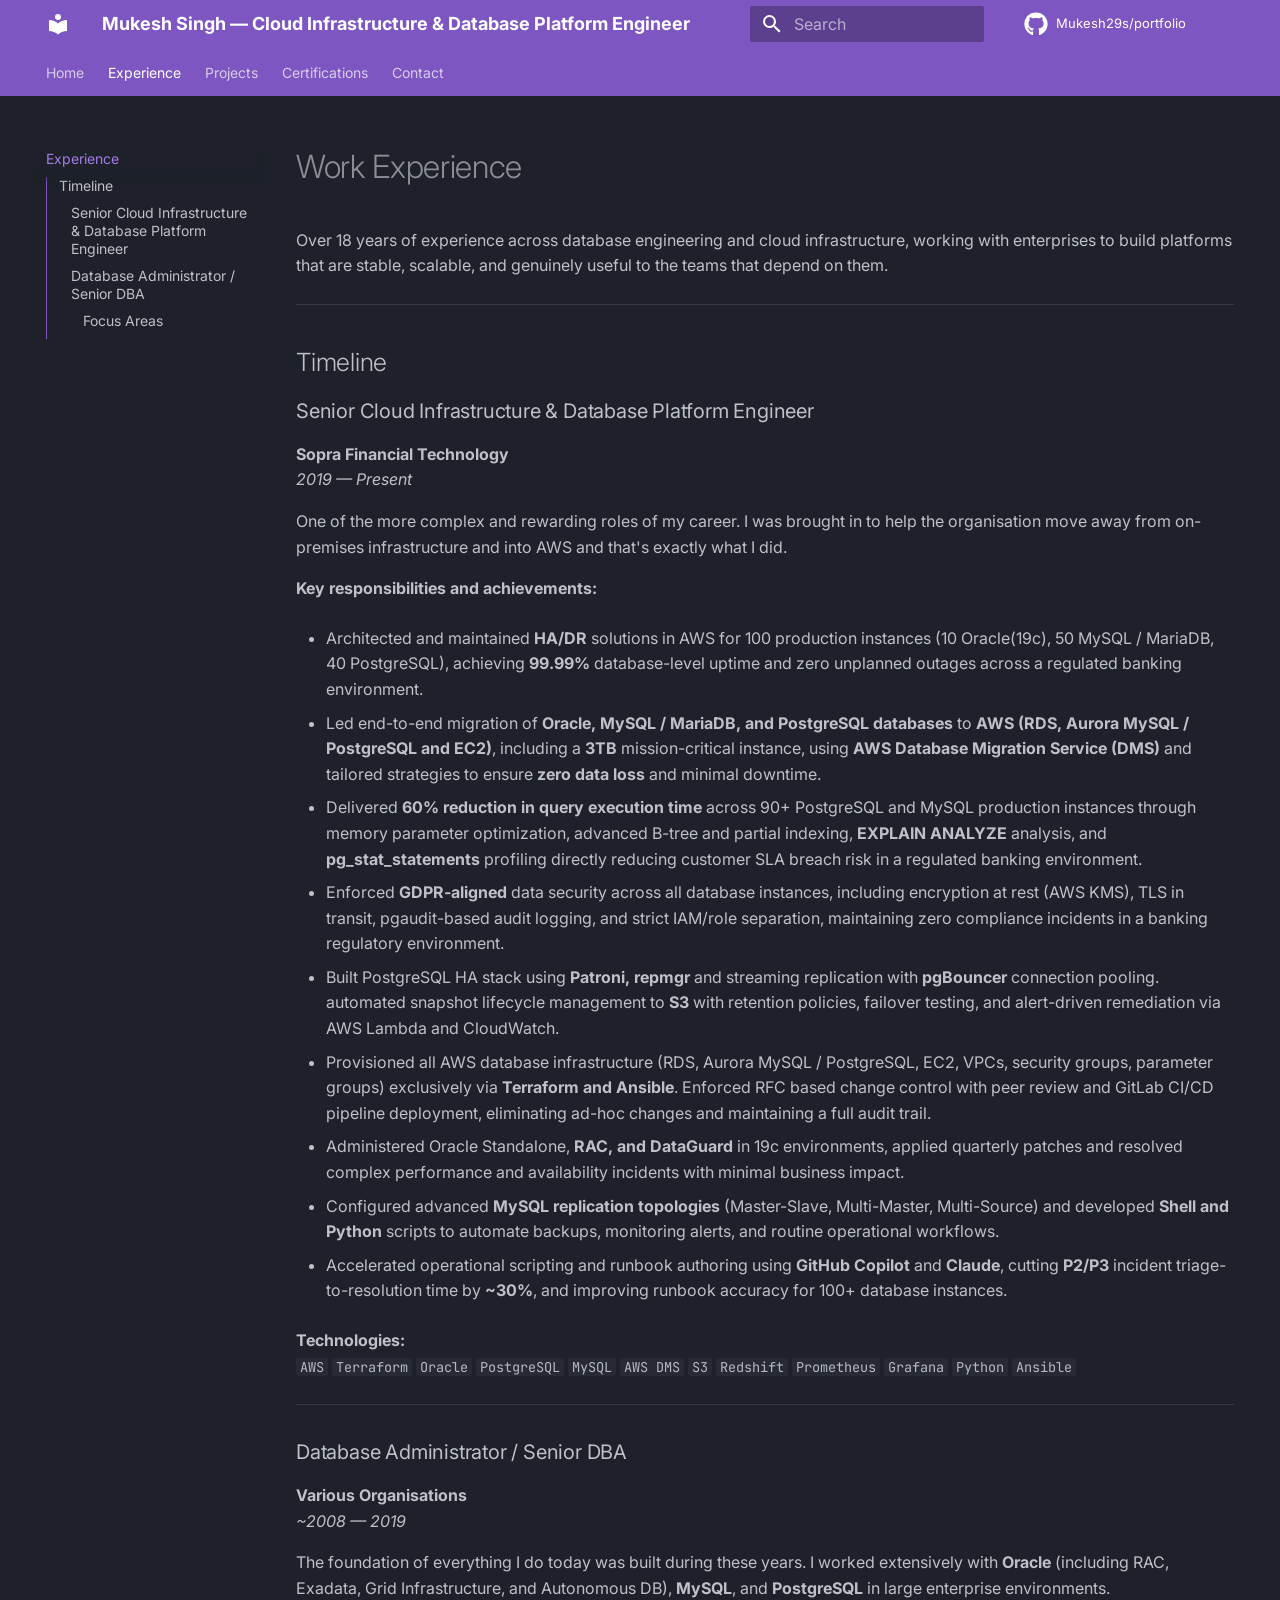
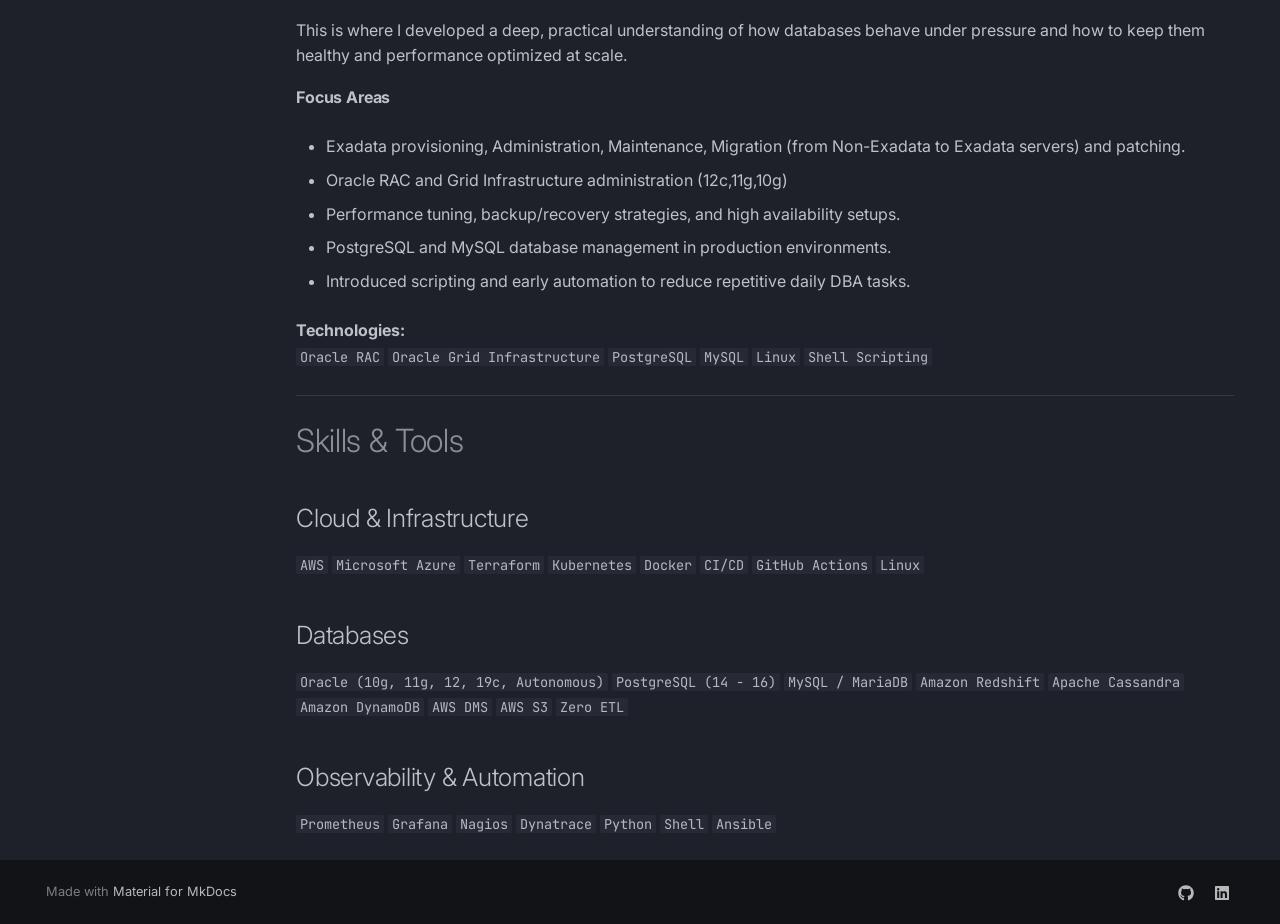
<file: experience/index.html>
<!doctype html>
<html lang="en" class="no-js">
  <head>
    
      <meta charset="utf-8">
      <meta name="viewport" content="width=device-width,initial-scale=1">
      
        <meta name="description" content="Senior Cloud Infrastructure & Database Platform Engineer with 18+ years of experience across AWS cloud services, Oracle, PostgreSQL, and MySQL.
">
      
      
        <meta name="author" content="Mukesh Singh">
      
      
        <link rel="canonical" href="https://mukesh29s.github.io/portfolio/experience/">
      
      
        <link rel="prev" href="..">
      
      
        <link rel="next" href="../projects/">
      
      
        
      
      
      <link rel="icon" href="../assets/images/favicon.png">
      <meta name="generator" content="mkdocs-1.6.1, mkdocs-material-9.7.6">
    
    
      
        <title>Experience - Mukesh Singh — Cloud Infrastructure & Database Platform Engineer</title>
      
    
    
      <link rel="stylesheet" href="../assets/stylesheets/main.484c7ddc.min.css">
      
        
        <link rel="stylesheet" href="../assets/stylesheets/palette.ab4e12ef.min.css">
      
      


    
    
      
    
    
      
        
        
        <link rel="preconnect" href="https://fonts.gstatic.com" crossorigin>
        <link rel="stylesheet" href="https://fonts.googleapis.com/css?family=Inter:300,300i,400,400i,700,700i%7CJetBrains+Mono:400,400i,700,700i&display=fallback">
        <style>:root{--md-text-font:"Inter";--md-code-font:"JetBrains Mono"}</style>
      
    
    
      <link rel="stylesheet" href="../stylesheets/extra.css">
    
    <script>__md_scope=new URL("..",location),__md_hash=e=>[...e].reduce(((e,_)=>(e<<5)-e+_.charCodeAt(0)),0),__md_get=(e,_=localStorage,t=__md_scope)=>JSON.parse(_.getItem(t.pathname+"."+e)),__md_set=(e,_,t=localStorage,a=__md_scope)=>{try{t.setItem(a.pathname+"."+e,JSON.stringify(_))}catch(e){}}</script>
    
      
  


  
  

<script id="__analytics">function __md_analytics(){function e(){dataLayer.push(arguments)}window.dataLayer=window.dataLayer||[],e("js",new Date),e("config",""),document.addEventListener("DOMContentLoaded",(function(){document.forms.search&&document.forms.search.query.addEventListener("blur",(function(){this.value&&e("event","search",{search_term:this.value})}));document$.subscribe((function(){var t=document.forms.feedback;if(void 0!==t)for(var a of t.querySelectorAll("[type=submit]"))a.addEventListener("click",(function(a){a.preventDefault();var n=document.location.pathname,d=this.getAttribute("data-md-value");e("event","feedback",{page:n,data:d}),t.firstElementChild.disabled=!0;var r=t.querySelector(".md-feedback__note [data-md-value='"+d+"']");r&&(r.hidden=!1)})),t.hidden=!1})),location$.subscribe((function(t){e("config","",{page_path:t.pathname})}))}));var t=document.createElement("script");t.async=!0,t.src="https://www.googletagmanager.com/gtag/js?id=",document.getElementById("__analytics").insertAdjacentElement("afterEnd",t)}</script>
  
    <script>"undefined"!=typeof __md_analytics&&__md_analytics()</script>
  

    
    
  </head>
  
  
    
    
    
    
    
    <body dir="ltr" data-md-color-scheme="slate" data-md-color-primary="deep-purple" data-md-color-accent="purple">
  
    
    <input class="md-toggle" data-md-toggle="drawer" type="checkbox" id="__drawer" autocomplete="off">
    <input class="md-toggle" data-md-toggle="search" type="checkbox" id="__search" autocomplete="off">
    <label class="md-overlay" for="__drawer"></label>
    <div data-md-component="skip">
      
        
        <a href="#work-experience" class="md-skip">
          Skip to content
        </a>
      
    </div>
    <div data-md-component="announce">
      
    </div>
    
    
      

<header class="md-header" data-md-component="header">
  <nav class="md-header__inner md-grid" aria-label="Header">
    <a href=".." title="Mukesh Singh — Cloud Infrastructure &amp; Database Platform Engineer" class="md-header__button md-logo" aria-label="Mukesh Singh — Cloud Infrastructure & Database Platform Engineer" data-md-component="logo">
      
  
  <svg xmlns="http://www.w3.org/2000/svg" viewBox="0 0 24 24"><path d="M12 8a3 3 0 0 0 3-3 3 3 0 0 0-3-3 3 3 0 0 0-3 3 3 3 0 0 0 3 3m0 3.54C9.64 9.35 6.5 8 3 8v11c3.5 0 6.64 1.35 9 3.54 2.36-2.19 5.5-3.54 9-3.54V8c-3.5 0-6.64 1.35-9 3.54"/></svg>

    </a>
    <label class="md-header__button md-icon" for="__drawer">
      
      <svg xmlns="http://www.w3.org/2000/svg" viewBox="0 0 24 24"><path d="M3 6h18v2H3zm0 5h18v2H3zm0 5h18v2H3z"/></svg>
    </label>
    <div class="md-header__title" data-md-component="header-title">
      <div class="md-header__ellipsis">
        <div class="md-header__topic">
          <span class="md-ellipsis">
            Mukesh Singh — Cloud Infrastructure & Database Platform Engineer
          </span>
        </div>
        <div class="md-header__topic" data-md-component="header-topic">
          <span class="md-ellipsis">
            
              Experience
            
          </span>
        </div>
      </div>
    </div>
    
      
    
    
    
    
      
      
        <label class="md-header__button md-icon" for="__search">
          
          <svg xmlns="http://www.w3.org/2000/svg" viewBox="0 0 24 24"><path d="M9.5 3A6.5 6.5 0 0 1 16 9.5c0 1.61-.59 3.09-1.56 4.23l.27.27h.79l5 5-1.5 1.5-5-5v-.79l-.27-.27A6.52 6.52 0 0 1 9.5 16 6.5 6.5 0 0 1 3 9.5 6.5 6.5 0 0 1 9.5 3m0 2C7 5 5 7 5 9.5S7 14 9.5 14 14 12 14 9.5 12 5 9.5 5"/></svg>
        </label>
        <div class="md-search" data-md-component="search" role="dialog">
  <label class="md-search__overlay" for="__search"></label>
  <div class="md-search__inner" role="search">
    <form class="md-search__form" name="search">
      <input type="text" class="md-search__input" name="query" aria-label="Search" placeholder="Search" autocapitalize="off" autocorrect="off" autocomplete="off" spellcheck="false" data-md-component="search-query" required>
      <label class="md-search__icon md-icon" for="__search">
        
        <svg xmlns="http://www.w3.org/2000/svg" viewBox="0 0 24 24"><path d="M9.5 3A6.5 6.5 0 0 1 16 9.5c0 1.61-.59 3.09-1.56 4.23l.27.27h.79l5 5-1.5 1.5-5-5v-.79l-.27-.27A6.52 6.52 0 0 1 9.5 16 6.5 6.5 0 0 1 3 9.5 6.5 6.5 0 0 1 9.5 3m0 2C7 5 5 7 5 9.5S7 14 9.5 14 14 12 14 9.5 12 5 9.5 5"/></svg>
        
        <svg xmlns="http://www.w3.org/2000/svg" viewBox="0 0 24 24"><path d="M20 11v2H8l5.5 5.5-1.42 1.42L4.16 12l7.92-7.92L13.5 5.5 8 11z"/></svg>
      </label>
      <nav class="md-search__options" aria-label="Search">
        
        <button type="reset" class="md-search__icon md-icon" title="Clear" aria-label="Clear" tabindex="-1">
          
          <svg xmlns="http://www.w3.org/2000/svg" viewBox="0 0 24 24"><path d="M19 6.41 17.59 5 12 10.59 6.41 5 5 6.41 10.59 12 5 17.59 6.41 19 12 13.41 17.59 19 19 17.59 13.41 12z"/></svg>
        </button>
      </nav>
      
    </form>
    <div class="md-search__output">
      <div class="md-search__scrollwrap" tabindex="0" data-md-scrollfix>
        <div class="md-search-result" data-md-component="search-result">
          <div class="md-search-result__meta">
            Initializing search
          </div>
          <ol class="md-search-result__list" role="presentation"></ol>
        </div>
      </div>
    </div>
  </div>
</div>
      
    
    
      <div class="md-header__source">
        <a href="https://github.com/Mukesh29s/portfolio" title="Go to repository" class="md-source" data-md-component="source">
  <div class="md-source__icon md-icon">
    
    <svg xmlns="http://www.w3.org/2000/svg" viewBox="0 0 512 512"><!--! Font Awesome Free 7.1.0 by @fontawesome - https://fontawesome.com License - https://fontawesome.com/license/free (Icons: CC BY 4.0, Fonts: SIL OFL 1.1, Code: MIT License) Copyright 2025 Fonticons, Inc.--><path d="M173.9 397.4c0 2-2.3 3.6-5.2 3.6-3.3.3-5.6-1.3-5.6-3.6 0-2 2.3-3.6 5.2-3.6 3-.3 5.6 1.3 5.6 3.6m-31.1-4.5c-.7 2 1.3 4.3 4.3 4.9 2.6 1 5.6 0 6.2-2s-1.3-4.3-4.3-5.2c-2.6-.7-5.5.3-6.2 2.3m44.2-1.7c-2.9.7-4.9 2.6-4.6 4.9.3 2 2.9 3.3 5.9 2.6 2.9-.7 4.9-2.6 4.6-4.6-.3-1.9-3-3.2-5.9-2.9M252.8 8C114.1 8 8 113.3 8 252c0 110.9 69.8 205.8 169.5 239.2 12.8 2.3 17.3-5.6 17.3-12.1 0-6.2-.3-40.4-.3-61.4 0 0-70 15-84.7-29.8 0 0-11.4-29.1-27.8-36.6 0 0-22.9-15.7 1.6-15.4 0 0 24.9 2 38.6 25.8 21.9 38.6 58.6 27.5 72.9 20.9 2.3-16 8.8-27.1 16-33.7-55.9-6.2-112.3-14.3-112.3-110.5 0-27.5 7.6-41.3 23.6-58.9-2.6-6.5-11.1-33.3 2.6-67.9 20.9-6.5 69 27 69 27 20-5.6 41.5-8.5 62.8-8.5s42.8 2.9 62.8 8.5c0 0 48.1-33.6 69-27 13.7 34.7 5.2 61.4 2.6 67.9 16 17.7 25.8 31.5 25.8 58.9 0 96.5-58.9 104.2-114.8 110.5 9.2 7.9 17 22.9 17 46.4 0 33.7-.3 75.4-.3 83.6 0 6.5 4.6 14.4 17.3 12.1C436.2 457.8 504 362.9 504 252 504 113.3 391.5 8 252.8 8M105.2 352.9c-1.3 1-1 3.3.7 5.2 1.6 1.6 3.9 2.3 5.2 1 1.3-1 1-3.3-.7-5.2-1.6-1.6-3.9-2.3-5.2-1m-10.8-8.1c-.7 1.3.3 2.9 2.3 3.9 1.6 1 3.6.7 4.3-.7.7-1.3-.3-2.9-2.3-3.9-2-.6-3.6-.3-4.3.7m32.4 35.6c-1.6 1.3-1 4.3 1.3 6.2 2.3 2.3 5.2 2.6 6.5 1 1.3-1.3.7-4.3-1.3-6.2-2.2-2.3-5.2-2.6-6.5-1m-11.4-14.7c-1.6 1-1.6 3.6 0 5.9s4.3 3.3 5.6 2.3c1.6-1.3 1.6-3.9 0-6.2-1.4-2.3-4-3.3-5.6-2"/></svg>
  </div>
  <div class="md-source__repository">
    Mukesh29s/portfolio
  </div>
</a>
      </div>
    
  </nav>
  
</header>
    
    <div class="md-container" data-md-component="container">
      
      
        
          
            
<nav class="md-tabs" aria-label="Tabs" data-md-component="tabs">
  <div class="md-grid">
    <ul class="md-tabs__list">
      
        
  
  
  
  
    <li class="md-tabs__item">
      <a href=".." class="md-tabs__link">
        
  
  
    
  
  Home

      </a>
    </li>
  

      
        
  
  
  
    
  
  
    <li class="md-tabs__item md-tabs__item--active">
      <a href="./" class="md-tabs__link">
        
  
  
    
  
  Experience

      </a>
    </li>
  

      
        
  
  
  
  
    
    
      <li class="md-tabs__item">
        <a href="../projects/" class="md-tabs__link">
          
  
  
  Projects

        </a>
      </li>
    
  

      
        
  
  
  
  
    <li class="md-tabs__item">
      <a href="../certifications/" class="md-tabs__link">
        
  
  
    
  
  Certifications

      </a>
    </li>
  

      
        
  
  
  
  
    <li class="md-tabs__item">
      <a href="../contact/" class="md-tabs__link">
        
  
  
    
  
  Contact

      </a>
    </li>
  

      
    </ul>
  </div>
</nav>
          
        
      
      <main class="md-main" data-md-component="main">
        <div class="md-main__inner md-grid">
          
            
              
              <div class="md-sidebar md-sidebar--primary" data-md-component="sidebar" data-md-type="navigation" >
                <div class="md-sidebar__scrollwrap">
                  <div class="md-sidebar__inner">
                    


  


  

<nav class="md-nav md-nav--primary md-nav--lifted md-nav--integrated" aria-label="Navigation" data-md-level="0">
  <label class="md-nav__title" for="__drawer">
    <a href=".." title="Mukesh Singh — Cloud Infrastructure &amp; Database Platform Engineer" class="md-nav__button md-logo" aria-label="Mukesh Singh — Cloud Infrastructure & Database Platform Engineer" data-md-component="logo">
      
  
  <svg xmlns="http://www.w3.org/2000/svg" viewBox="0 0 24 24"><path d="M12 8a3 3 0 0 0 3-3 3 3 0 0 0-3-3 3 3 0 0 0-3 3 3 3 0 0 0 3 3m0 3.54C9.64 9.35 6.5 8 3 8v11c3.5 0 6.64 1.35 9 3.54 2.36-2.19 5.5-3.54 9-3.54V8c-3.5 0-6.64 1.35-9 3.54"/></svg>

    </a>
    Mukesh Singh — Cloud Infrastructure & Database Platform Engineer
  </label>
  
    <div class="md-nav__source">
      <a href="https://github.com/Mukesh29s/portfolio" title="Go to repository" class="md-source" data-md-component="source">
  <div class="md-source__icon md-icon">
    
    <svg xmlns="http://www.w3.org/2000/svg" viewBox="0 0 512 512"><!--! Font Awesome Free 7.1.0 by @fontawesome - https://fontawesome.com License - https://fontawesome.com/license/free (Icons: CC BY 4.0, Fonts: SIL OFL 1.1, Code: MIT License) Copyright 2025 Fonticons, Inc.--><path d="M173.9 397.4c0 2-2.3 3.6-5.2 3.6-3.3.3-5.6-1.3-5.6-3.6 0-2 2.3-3.6 5.2-3.6 3-.3 5.6 1.3 5.6 3.6m-31.1-4.5c-.7 2 1.3 4.3 4.3 4.9 2.6 1 5.6 0 6.2-2s-1.3-4.3-4.3-5.2c-2.6-.7-5.5.3-6.2 2.3m44.2-1.7c-2.9.7-4.9 2.6-4.6 4.9.3 2 2.9 3.3 5.9 2.6 2.9-.7 4.9-2.6 4.6-4.6-.3-1.9-3-3.2-5.9-2.9M252.8 8C114.1 8 8 113.3 8 252c0 110.9 69.8 205.8 169.5 239.2 12.8 2.3 17.3-5.6 17.3-12.1 0-6.2-.3-40.4-.3-61.4 0 0-70 15-84.7-29.8 0 0-11.4-29.1-27.8-36.6 0 0-22.9-15.7 1.6-15.4 0 0 24.9 2 38.6 25.8 21.9 38.6 58.6 27.5 72.9 20.9 2.3-16 8.8-27.1 16-33.7-55.9-6.2-112.3-14.3-112.3-110.5 0-27.5 7.6-41.3 23.6-58.9-2.6-6.5-11.1-33.3 2.6-67.9 20.9-6.5 69 27 69 27 20-5.6 41.5-8.5 62.8-8.5s42.8 2.9 62.8 8.5c0 0 48.1-33.6 69-27 13.7 34.7 5.2 61.4 2.6 67.9 16 17.7 25.8 31.5 25.8 58.9 0 96.5-58.9 104.2-114.8 110.5 9.2 7.9 17 22.9 17 46.4 0 33.7-.3 75.4-.3 83.6 0 6.5 4.6 14.4 17.3 12.1C436.2 457.8 504 362.9 504 252 504 113.3 391.5 8 252.8 8M105.2 352.9c-1.3 1-1 3.3.7 5.2 1.6 1.6 3.9 2.3 5.2 1 1.3-1 1-3.3-.7-5.2-1.6-1.6-3.9-2.3-5.2-1m-10.8-8.1c-.7 1.3.3 2.9 2.3 3.9 1.6 1 3.6.7 4.3-.7.7-1.3-.3-2.9-2.3-3.9-2-.6-3.6-.3-4.3.7m32.4 35.6c-1.6 1.3-1 4.3 1.3 6.2 2.3 2.3 5.2 2.6 6.5 1 1.3-1.3.7-4.3-1.3-6.2-2.2-2.3-5.2-2.6-6.5-1m-11.4-14.7c-1.6 1-1.6 3.6 0 5.9s4.3 3.3 5.6 2.3c1.6-1.3 1.6-3.9 0-6.2-1.4-2.3-4-3.3-5.6-2"/></svg>
  </div>
  <div class="md-source__repository">
    Mukesh29s/portfolio
  </div>
</a>
    </div>
  
  <ul class="md-nav__list" data-md-scrollfix>
    
      
      
  
  
  
  
    <li class="md-nav__item">
      <a href=".." class="md-nav__link">
        
  
  
  <span class="md-ellipsis">
    
  
    Home
  

    
  </span>
  
  

      </a>
    </li>
  

    
      
      
  
  
    
  
  
  
    <li class="md-nav__item md-nav__item--active">
      
      <input class="md-nav__toggle md-toggle" type="checkbox" id="__toc">
      
      
        
      
      
        <label class="md-nav__link md-nav__link--active" for="__toc">
          
  
  
  <span class="md-ellipsis">
    
  
    Experience
  

    
  </span>
  
  

          <span class="md-nav__icon md-icon"></span>
        </label>
      
      <a href="./" class="md-nav__link md-nav__link--active">
        
  
  
  <span class="md-ellipsis">
    
  
    Experience
  

    
  </span>
  
  

      </a>
      
        

<nav class="md-nav md-nav--secondary" aria-label="Table of contents">
  
  
  
    
  
  
    <label class="md-nav__title" for="__toc">
      <span class="md-nav__icon md-icon"></span>
      Table of contents
    </label>
    <ul class="md-nav__list" data-md-component="toc" data-md-scrollfix>
      
        <li class="md-nav__item">
  <a href="#timeline" class="md-nav__link">
    <span class="md-ellipsis">
      
        Timeline
      
    </span>
  </a>
  
    <nav class="md-nav" aria-label="Timeline">
      <ul class="md-nav__list">
        
          <li class="md-nav__item">
  <a href="#senior-cloud-infrastructure-database-platform-engineer" class="md-nav__link">
    <span class="md-ellipsis">
      
        Senior Cloud Infrastructure &amp; Database Platform Engineer
      
    </span>
  </a>
  
</li>
        
          <li class="md-nav__item">
  <a href="#database-administrator-senior-dba" class="md-nav__link">
    <span class="md-ellipsis">
      
        Database Administrator / Senior DBA
      
    </span>
  </a>
  
    <nav class="md-nav" aria-label="Database Administrator / Senior DBA">
      <ul class="md-nav__list">
        
          <li class="md-nav__item">
  <a href="#focus-areas" class="md-nav__link">
    <span class="md-ellipsis">
      
        Focus Areas
      
    </span>
  </a>
  
</li>
        
      </ul>
    </nav>
  
</li>
        
      </ul>
    </nav>
  
</li>
      
    </ul>
  
</nav>
      
    </li>
  

    
      
      
  
  
  
  
    
    
    
    
      
      
    
    
    <li class="md-nav__item md-nav__item--nested">
      
        
        
        <input class="md-nav__toggle md-toggle " type="checkbox" id="__nav_3" >
        
          
          <label class="md-nav__link" for="__nav_3" id="__nav_3_label" tabindex="0">
            
  
  
  <span class="md-ellipsis">
    
  
    Projects
  

    
  </span>
  
  

            <span class="md-nav__icon md-icon"></span>
          </label>
        
        <nav class="md-nav" data-md-level="1" aria-labelledby="__nav_3_label" aria-expanded="false">
          <label class="md-nav__title" for="__nav_3">
            <span class="md-nav__icon md-icon"></span>
            
  
    Projects
  

          </label>
          <ul class="md-nav__list" data-md-scrollfix>
            
              
                
  
  
  
  
    <li class="md-nav__item">
      <a href="../projects/" class="md-nav__link">
        
  
  
  <span class="md-ellipsis">
    
  
    Overview
  

    
  </span>
  
  

      </a>
    </li>
  

              
            
              
                
  
  
  
  
    <li class="md-nav__item">
      <a href="../projects/aws-dms-migration/" class="md-nav__link">
        
  
  
  <span class="md-ellipsis">
    
  
    AWS Database Migration (DMS)
  

    
  </span>
  
  

      </a>
    </li>
  

              
            
              
                
  
  
  
  
    <li class="md-nav__item">
      <a href="../projects/monitoring/" class="md-nav__link">
        
  
  
  <span class="md-ellipsis">
    
  
    Prometheus & Grafana Monitoring
  

    
  </span>
  
  

      </a>
    </li>
  

              
            
              
                
  
  
  
  
    <li class="md-nav__item">
      <a href="../projects/zero-etl-redshift/" class="md-nav__link">
        
  
  
  <span class="md-ellipsis">
    
  
    MySQL Zero ETL → Redshift
  

    
  </span>
  
  

      </a>
    </li>
  

              
            
          </ul>
        </nav>
      
    </li>
  

    
      
      
  
  
  
  
    <li class="md-nav__item">
      <a href="../certifications/" class="md-nav__link">
        
  
  
  <span class="md-ellipsis">
    
  
    Certifications
  

    
  </span>
  
  

      </a>
    </li>
  

    
      
      
  
  
  
  
    <li class="md-nav__item">
      <a href="../contact/" class="md-nav__link">
        
  
  
  <span class="md-ellipsis">
    
  
    Contact
  

    
  </span>
  
  

      </a>
    </li>
  

    
  </ul>
</nav>
                  </div>
                </div>
              </div>
            
            
          
          
            <div class="md-content" data-md-component="content">
              
              <article class="md-content__inner md-typeset">
                
                  


  
  


<h1 id="work-experience">Work Experience</h1>
<p>Over 18 years of experience across database engineering and cloud infrastructure, working with enterprises to build platforms that are stable, scalable, and genuinely useful to the teams that depend on them.</p>
<hr />
<h2 id="timeline">Timeline</h2>
<h3 id="senior-cloud-infrastructure-database-platform-engineer">Senior Cloud Infrastructure &amp; Database Platform Engineer</h3>
<p><strong>Sopra Financial Technology</strong><br />
<em>2019 — Present</em></p>
<p>One of the more complex and rewarding roles of my career. I was brought in to help the organisation move away from on-premises infrastructure and into AWS and that's exactly what I did.</p>
<p><strong>Key responsibilities and achievements:</strong></p>
<ul>
<li>
<p>Architected and maintained <strong>HA/DR</strong> solutions in AWS for 100 production instances (10 Oracle(19c), 50 MySQL / MariaDB, 40 PostgreSQL), achieving <strong>99.99%</strong> database-level uptime and zero unplanned outages across a regulated banking environment.</p>
</li>
<li>
<p>Led end-to-end migration of <strong>Oracle, MySQL / MariaDB, and PostgreSQL databases</strong> to <strong>AWS (RDS, Aurora MySQL / PostgreSQL and EC2)</strong>, including a <strong>3TB</strong> mission-critical instance, using <strong>AWS Database Migration Service (DMS)</strong> and tailored strategies to ensure <strong>zero data loss</strong> and minimal downtime.</p>
</li>
<li>
<p>Delivered <strong>60% reduction in query execution time</strong> across 90+ PostgreSQL and MySQL production instances through memory parameter optimization, advanced B-tree and partial indexing, <strong>EXPLAIN ANALYZE</strong> analysis, and <strong>pg_stat_statements</strong> profiling directly reducing customer SLA breach risk in a regulated banking environment.</p>
</li>
<li>
<p>Enforced <strong>GDPR-aligned</strong> data security across all database instances, including encryption at rest (AWS KMS), TLS in transit, pgaudit-based audit logging, and strict IAM/role separation, maintaining zero compliance incidents in a banking regulatory environment.</p>
</li>
<li>
<p>Built PostgreSQL HA stack using <strong>Patroni, repmgr</strong> and streaming replication with <strong>pgBouncer</strong> connection pooling. automated snapshot lifecycle management to <strong>S3</strong> with retention policies, failover testing, and alert-driven remediation via AWS Lambda and CloudWatch.</p>
</li>
<li>
<p>Provisioned all AWS database infrastructure (RDS, Aurora MySQL / PostgreSQL, EC2, VPCs, security groups, parameter groups) exclusively via <strong>Terraform and Ansible</strong>. Enforced RFC based change control with peer review and GitLab CI/CD pipeline deployment, eliminating ad-hoc changes and maintaining a full audit trail.</p>
</li>
<li>
<p>Administered Oracle Standalone, <strong>RAC, and DataGuard</strong> in 19c environments, applied quarterly patches and resolved complex performance and availability incidents with minimal business impact. </p>
</li>
<li>
<p>Configured advanced <strong>MySQL replication topologies</strong> (Master-Slave, Multi-Master, Multi-Source) and developed <strong>Shell and Python</strong> scripts to automate backups, monitoring alerts, and routine operational workflows.</p>
</li>
<li>
<p>Accelerated operational scripting and runbook authoring using <strong>GitHub Copilot</strong> and <strong>Claude</strong>, cutting <strong>P2/P3</strong> incident triage-to-resolution time by <strong>~30%</strong>, and improving runbook accuracy for 100+ database instances.</p>
</li>
</ul>
<p><strong>Technologies:</strong><br />
<code>AWS</code> <code>Terraform</code> <code>Oracle</code> <code>PostgreSQL</code> <code>MySQL</code> <code>AWS DMS</code> <code>S3</code> <code>Redshift</code> <code>Prometheus</code> <code>Grafana</code> <code>Python</code> <code>Ansible</code></p>
<hr />
<h3 id="database-administrator-senior-dba">Database Administrator / Senior DBA</h3>
<p><strong>Various Organisations</strong><br />
<em>~2008 — 2019</em></p>
<p>The foundation of everything I do today was built during these years. I worked extensively with <strong>Oracle</strong> (including RAC, Exadata, Grid Infrastructure, and Autonomous DB), <strong>MySQL</strong>, and <strong>PostgreSQL</strong> in large enterprise environments.</p>
<p>This is where I developed a deep, practical understanding of how databases behave under pressure and how to keep them healthy and performance optimized at scale.</p>
<h4 id="focus-areas">Focus Areas</h4>
<ul>
<li>
<p>Exadata provisioning, Administration, Maintenance, Migration (from Non-Exadata to Exadata servers) and patching.</p>
</li>
<li>
<p>Oracle RAC and Grid Infrastructure administration (12c,11g,10g)</p>
</li>
<li>
<p>Performance tuning, backup/recovery strategies, and high availability setups.</p>
</li>
<li>
<p>PostgreSQL and MySQL database management in production environments.</p>
</li>
<li>
<p>Introduced scripting and early automation to reduce repetitive daily DBA tasks.</p>
</li>
</ul>
<p><strong>Technologies:</strong><br />
<code>Oracle RAC</code> <code>Oracle Grid Infrastructure</code> <code>PostgreSQL</code> <code>MySQL</code> <code>Linux</code> <code>Shell Scripting</code></p>
<hr />
<h1 id="skills-tools">Skills &amp; Tools</h1>
<h2 id="cloud-infrastructure">Cloud &amp; Infrastructure</h2>
<p><code>AWS</code> <code>Microsoft Azure</code> <code>Terraform</code> <code>Kubernetes</code> <code>Docker</code> <code>CI/CD</code> <code>GitHub Actions</code> <code>Linux</code></p>
<h2 id="databases">Databases</h2>
<p><code>Oracle (10g, 11g, 12, 19c, Autonomous)</code> <code>PostgreSQL (14 - 16)</code> <code>MySQL / MariaDB</code> <code>Amazon Redshift</code> <code>Apache Cassandra</code> <code>Amazon DynamoDB</code> <code>AWS DMS</code> <code>AWS S3</code> <code>Zero ETL</code></p>
<h2 id="observability-automation">Observability &amp; Automation</h2>
<p><code>Prometheus</code> <code>Grafana</code> <code>Nagios</code> <code>Dynatrace</code> <code>Python</code> <code>Shell</code> <code>Ansible</code></p>









  




                
              </article>
            </div>
          
          
<script>var target=document.getElementById(location.hash.slice(1));target&&target.name&&(target.checked=target.name.startsWith("__tabbed_"))</script>
        </div>
        
          <button type="button" class="md-top md-icon" data-md-component="top" hidden>
  
  <svg xmlns="http://www.w3.org/2000/svg" viewBox="0 0 24 24"><path d="M13 20h-2V8l-5.5 5.5-1.42-1.42L12 4.16l7.92 7.92-1.42 1.42L13 8z"/></svg>
  Back to top
</button>
        
      </main>
      
        <footer class="md-footer">
  
  <div class="md-footer-meta md-typeset">
    <div class="md-footer-meta__inner md-grid">
      <div class="md-copyright">
  
  
    Made with
    <a href="https://squidfunk.github.io/mkdocs-material/" target="_blank" rel="noopener">
      Material for MkDocs
    </a>
  
</div>
      
        
<div class="md-social">
  
    
    
    
    
    <a href="https://github.com/Mukesh29s" target="_blank" rel="noopener" title="GitHub" class="md-social__link">
      <svg xmlns="http://www.w3.org/2000/svg" viewBox="0 0 512 512"><!--! Font Awesome Free 7.1.0 by @fontawesome - https://fontawesome.com License - https://fontawesome.com/license/free (Icons: CC BY 4.0, Fonts: SIL OFL 1.1, Code: MIT License) Copyright 2025 Fonticons, Inc.--><path d="M173.9 397.4c0 2-2.3 3.6-5.2 3.6-3.3.3-5.6-1.3-5.6-3.6 0-2 2.3-3.6 5.2-3.6 3-.3 5.6 1.3 5.6 3.6m-31.1-4.5c-.7 2 1.3 4.3 4.3 4.9 2.6 1 5.6 0 6.2-2s-1.3-4.3-4.3-5.2c-2.6-.7-5.5.3-6.2 2.3m44.2-1.7c-2.9.7-4.9 2.6-4.6 4.9.3 2 2.9 3.3 5.9 2.6 2.9-.7 4.9-2.6 4.6-4.6-.3-1.9-3-3.2-5.9-2.9M252.8 8C114.1 8 8 113.3 8 252c0 110.9 69.8 205.8 169.5 239.2 12.8 2.3 17.3-5.6 17.3-12.1 0-6.2-.3-40.4-.3-61.4 0 0-70 15-84.7-29.8 0 0-11.4-29.1-27.8-36.6 0 0-22.9-15.7 1.6-15.4 0 0 24.9 2 38.6 25.8 21.9 38.6 58.6 27.5 72.9 20.9 2.3-16 8.8-27.1 16-33.7-55.9-6.2-112.3-14.3-112.3-110.5 0-27.5 7.6-41.3 23.6-58.9-2.6-6.5-11.1-33.3 2.6-67.9 20.9-6.5 69 27 69 27 20-5.6 41.5-8.5 62.8-8.5s42.8 2.9 62.8 8.5c0 0 48.1-33.6 69-27 13.7 34.7 5.2 61.4 2.6 67.9 16 17.7 25.8 31.5 25.8 58.9 0 96.5-58.9 104.2-114.8 110.5 9.2 7.9 17 22.9 17 46.4 0 33.7-.3 75.4-.3 83.6 0 6.5 4.6 14.4 17.3 12.1C436.2 457.8 504 362.9 504 252 504 113.3 391.5 8 252.8 8M105.2 352.9c-1.3 1-1 3.3.7 5.2 1.6 1.6 3.9 2.3 5.2 1 1.3-1 1-3.3-.7-5.2-1.6-1.6-3.9-2.3-5.2-1m-10.8-8.1c-.7 1.3.3 2.9 2.3 3.9 1.6 1 3.6.7 4.3-.7.7-1.3-.3-2.9-2.3-3.9-2-.6-3.6-.3-4.3.7m32.4 35.6c-1.6 1.3-1 4.3 1.3 6.2 2.3 2.3 5.2 2.6 6.5 1 1.3-1.3.7-4.3-1.3-6.2-2.2-2.3-5.2-2.6-6.5-1m-11.4-14.7c-1.6 1-1.6 3.6 0 5.9s4.3 3.3 5.6 2.3c1.6-1.3 1.6-3.9 0-6.2-1.4-2.3-4-3.3-5.6-2"/></svg>
    </a>
  
    
    
    
    
    <a href="https://www.linkedin.com/in/mukeshsingh-db/" target="_blank" rel="noopener" title="LinkedIn" class="md-social__link">
      <svg xmlns="http://www.w3.org/2000/svg" viewBox="0 0 448 512"><!--! Font Awesome Free 7.1.0 by @fontawesome - https://fontawesome.com License - https://fontawesome.com/license/free (Icons: CC BY 4.0, Fonts: SIL OFL 1.1, Code: MIT License) Copyright 2025 Fonticons, Inc.--><path d="M416 32H31.9C14.3 32 0 46.5 0 64.3v383.4C0 465.5 14.3 480 31.9 480H416c17.6 0 32-14.5 32-32.3V64.3c0-17.8-14.4-32.3-32-32.3M135.4 416H69V202.2h66.5V416zM102.2 96a38.5 38.5 0 1 1 0 77 38.5 38.5 0 1 1 0-77m282.1 320h-66.4V312c0-24.8-.5-56.7-34.5-56.7-34.6 0-39.9 27-39.9 54.9V416h-66.4V202.2h63.7v29.2h.9c8.9-16.8 30.6-34.5 62.9-34.5 67.2 0 79.7 44.3 79.7 101.9z"/></svg>
    </a>
  
</div>
      
    </div>
  </div>
</footer>
      
    </div>
    <div class="md-dialog" data-md-component="dialog">
      <div class="md-dialog__inner md-typeset"></div>
    </div>
    
    
    
      
      
      <script id="__config" type="application/json">{"annotate": null, "base": "..", "features": ["navigation.tabs", "navigation.top", "navigation.instant", "content.code.copy", "toc.integrate"], "search": "../assets/javascripts/workers/search.2c215733.min.js", "tags": null, "translations": {"clipboard.copied": "Copied to clipboard", "clipboard.copy": "Copy to clipboard", "search.result.more.one": "1 more on this page", "search.result.more.other": "# more on this page", "search.result.none": "No matching documents", "search.result.one": "1 matching document", "search.result.other": "# matching documents", "search.result.placeholder": "Type to start searching", "search.result.term.missing": "Missing", "select.version": "Select version"}, "version": null}</script>
    
    
      <script src="../assets/javascripts/bundle.79ae519e.min.js"></script>
      
    
  </body>
</html>
</file>
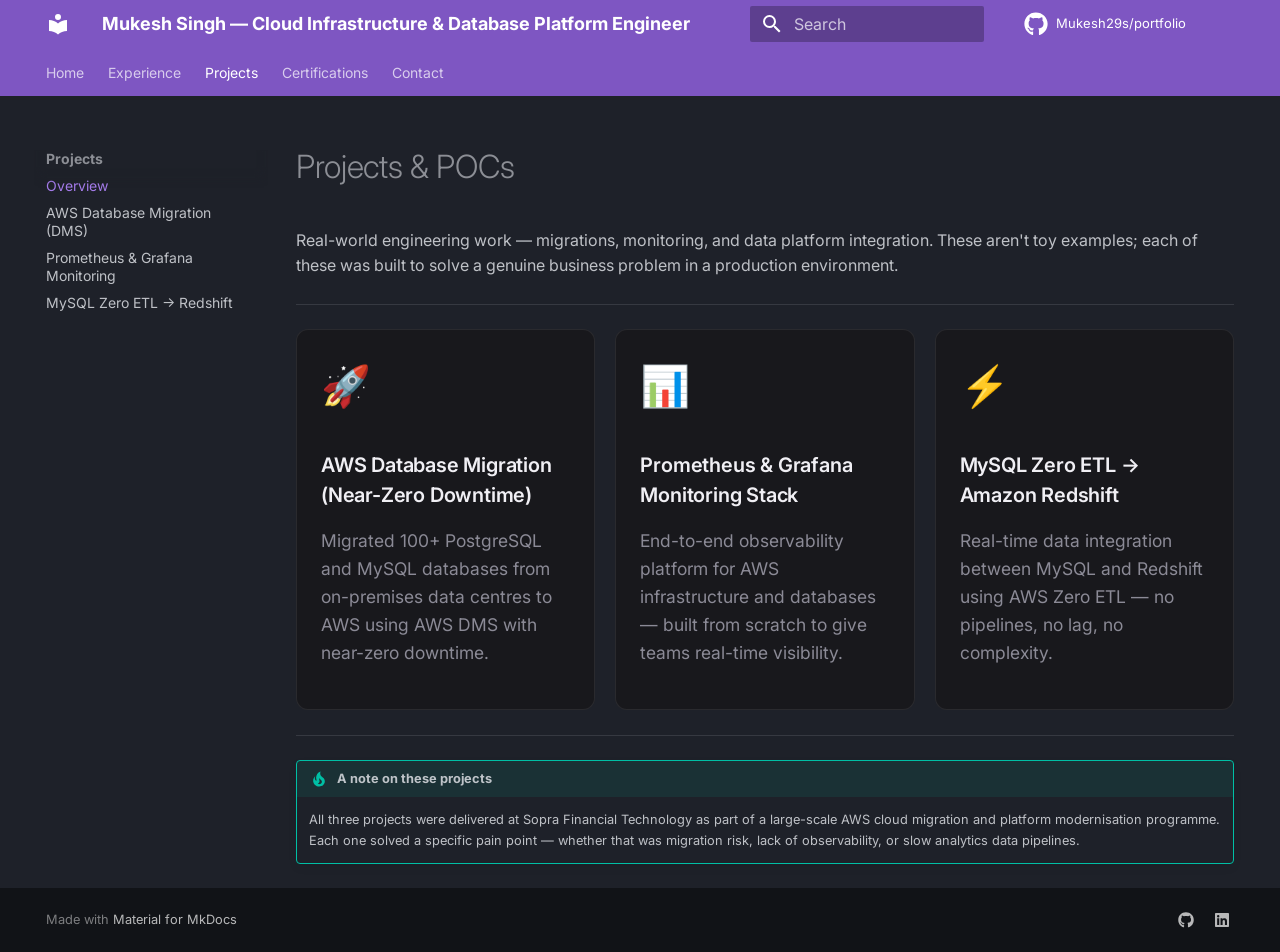
<file: projects/index.html>
<!doctype html>
<html lang="en" class="no-js">
  <head>
    
      <meta charset="utf-8">
      <meta name="viewport" content="width=device-width,initial-scale=1">
      
        <meta name="description" content="Senior Cloud Infrastructure & Database Platform Engineer with 18+ years of experience across AWS cloud services, Oracle, PostgreSQL, and MySQL.
">
      
      
        <meta name="author" content="Mukesh Singh">
      
      
        <link rel="canonical" href="https://mukesh29s.github.io/portfolio/projects/">
      
      
        <link rel="prev" href="../experience/">
      
      
        <link rel="next" href="aws-dms-migration/">
      
      
        
      
      
      <link rel="icon" href="../assets/images/favicon.png">
      <meta name="generator" content="mkdocs-1.6.1, mkdocs-material-9.7.6">
    
    
      
        <title>Overview - Mukesh Singh — Cloud Infrastructure & Database Platform Engineer</title>
      
    
    
      <link rel="stylesheet" href="../assets/stylesheets/main.484c7ddc.min.css">
      
        
        <link rel="stylesheet" href="../assets/stylesheets/palette.ab4e12ef.min.css">
      
      


    
    
      
    
    
      
        
        
        <link rel="preconnect" href="https://fonts.gstatic.com" crossorigin>
        <link rel="stylesheet" href="https://fonts.googleapis.com/css?family=Inter:300,300i,400,400i,700,700i%7CJetBrains+Mono:400,400i,700,700i&display=fallback">
        <style>:root{--md-text-font:"Inter";--md-code-font:"JetBrains Mono"}</style>
      
    
    
      <link rel="stylesheet" href="../stylesheets/extra.css">
    
    <script>__md_scope=new URL("..",location),__md_hash=e=>[...e].reduce(((e,_)=>(e<<5)-e+_.charCodeAt(0)),0),__md_get=(e,_=localStorage,t=__md_scope)=>JSON.parse(_.getItem(t.pathname+"."+e)),__md_set=(e,_,t=localStorage,a=__md_scope)=>{try{t.setItem(a.pathname+"."+e,JSON.stringify(_))}catch(e){}}</script>
    
      
  


  
  

<script id="__analytics">function __md_analytics(){function e(){dataLayer.push(arguments)}window.dataLayer=window.dataLayer||[],e("js",new Date),e("config",""),document.addEventListener("DOMContentLoaded",(function(){document.forms.search&&document.forms.search.query.addEventListener("blur",(function(){this.value&&e("event","search",{search_term:this.value})}));document$.subscribe((function(){var t=document.forms.feedback;if(void 0!==t)for(var a of t.querySelectorAll("[type=submit]"))a.addEventListener("click",(function(a){a.preventDefault();var n=document.location.pathname,d=this.getAttribute("data-md-value");e("event","feedback",{page:n,data:d}),t.firstElementChild.disabled=!0;var r=t.querySelector(".md-feedback__note [data-md-value='"+d+"']");r&&(r.hidden=!1)})),t.hidden=!1})),location$.subscribe((function(t){e("config","",{page_path:t.pathname})}))}));var t=document.createElement("script");t.async=!0,t.src="https://www.googletagmanager.com/gtag/js?id=",document.getElementById("__analytics").insertAdjacentElement("afterEnd",t)}</script>
  
    <script>"undefined"!=typeof __md_analytics&&__md_analytics()</script>
  

    
    
  </head>
  
  
    
    
    
    
    
    <body dir="ltr" data-md-color-scheme="slate" data-md-color-primary="deep-purple" data-md-color-accent="purple">
  
    
    <input class="md-toggle" data-md-toggle="drawer" type="checkbox" id="__drawer" autocomplete="off">
    <input class="md-toggle" data-md-toggle="search" type="checkbox" id="__search" autocomplete="off">
    <label class="md-overlay" for="__drawer"></label>
    <div data-md-component="skip">
      
        
        <a href="#projects-pocs" class="md-skip">
          Skip to content
        </a>
      
    </div>
    <div data-md-component="announce">
      
    </div>
    
    
      

<header class="md-header" data-md-component="header">
  <nav class="md-header__inner md-grid" aria-label="Header">
    <a href=".." title="Mukesh Singh — Cloud Infrastructure &amp; Database Platform Engineer" class="md-header__button md-logo" aria-label="Mukesh Singh — Cloud Infrastructure & Database Platform Engineer" data-md-component="logo">
      
  
  <svg xmlns="http://www.w3.org/2000/svg" viewBox="0 0 24 24"><path d="M12 8a3 3 0 0 0 3-3 3 3 0 0 0-3-3 3 3 0 0 0-3 3 3 3 0 0 0 3 3m0 3.54C9.64 9.35 6.5 8 3 8v11c3.5 0 6.64 1.35 9 3.54 2.36-2.19 5.5-3.54 9-3.54V8c-3.5 0-6.64 1.35-9 3.54"/></svg>

    </a>
    <label class="md-header__button md-icon" for="__drawer">
      
      <svg xmlns="http://www.w3.org/2000/svg" viewBox="0 0 24 24"><path d="M3 6h18v2H3zm0 5h18v2H3zm0 5h18v2H3z"/></svg>
    </label>
    <div class="md-header__title" data-md-component="header-title">
      <div class="md-header__ellipsis">
        <div class="md-header__topic">
          <span class="md-ellipsis">
            Mukesh Singh — Cloud Infrastructure & Database Platform Engineer
          </span>
        </div>
        <div class="md-header__topic" data-md-component="header-topic">
          <span class="md-ellipsis">
            
              Overview
            
          </span>
        </div>
      </div>
    </div>
    
      
    
    
    
    
      
      
        <label class="md-header__button md-icon" for="__search">
          
          <svg xmlns="http://www.w3.org/2000/svg" viewBox="0 0 24 24"><path d="M9.5 3A6.5 6.5 0 0 1 16 9.5c0 1.61-.59 3.09-1.56 4.23l.27.27h.79l5 5-1.5 1.5-5-5v-.79l-.27-.27A6.52 6.52 0 0 1 9.5 16 6.5 6.5 0 0 1 3 9.5 6.5 6.5 0 0 1 9.5 3m0 2C7 5 5 7 5 9.5S7 14 9.5 14 14 12 14 9.5 12 5 9.5 5"/></svg>
        </label>
        <div class="md-search" data-md-component="search" role="dialog">
  <label class="md-search__overlay" for="__search"></label>
  <div class="md-search__inner" role="search">
    <form class="md-search__form" name="search">
      <input type="text" class="md-search__input" name="query" aria-label="Search" placeholder="Search" autocapitalize="off" autocorrect="off" autocomplete="off" spellcheck="false" data-md-component="search-query" required>
      <label class="md-search__icon md-icon" for="__search">
        
        <svg xmlns="http://www.w3.org/2000/svg" viewBox="0 0 24 24"><path d="M9.5 3A6.5 6.5 0 0 1 16 9.5c0 1.61-.59 3.09-1.56 4.23l.27.27h.79l5 5-1.5 1.5-5-5v-.79l-.27-.27A6.52 6.52 0 0 1 9.5 16 6.5 6.5 0 0 1 3 9.5 6.5 6.5 0 0 1 9.5 3m0 2C7 5 5 7 5 9.5S7 14 9.5 14 14 12 14 9.5 12 5 9.5 5"/></svg>
        
        <svg xmlns="http://www.w3.org/2000/svg" viewBox="0 0 24 24"><path d="M20 11v2H8l5.5 5.5-1.42 1.42L4.16 12l7.92-7.92L13.5 5.5 8 11z"/></svg>
      </label>
      <nav class="md-search__options" aria-label="Search">
        
        <button type="reset" class="md-search__icon md-icon" title="Clear" aria-label="Clear" tabindex="-1">
          
          <svg xmlns="http://www.w3.org/2000/svg" viewBox="0 0 24 24"><path d="M19 6.41 17.59 5 12 10.59 6.41 5 5 6.41 10.59 12 5 17.59 6.41 19 12 13.41 17.59 19 19 17.59 13.41 12z"/></svg>
        </button>
      </nav>
      
    </form>
    <div class="md-search__output">
      <div class="md-search__scrollwrap" tabindex="0" data-md-scrollfix>
        <div class="md-search-result" data-md-component="search-result">
          <div class="md-search-result__meta">
            Initializing search
          </div>
          <ol class="md-search-result__list" role="presentation"></ol>
        </div>
      </div>
    </div>
  </div>
</div>
      
    
    
      <div class="md-header__source">
        <a href="https://github.com/Mukesh29s/portfolio" title="Go to repository" class="md-source" data-md-component="source">
  <div class="md-source__icon md-icon">
    
    <svg xmlns="http://www.w3.org/2000/svg" viewBox="0 0 512 512"><!--! Font Awesome Free 7.1.0 by @fontawesome - https://fontawesome.com License - https://fontawesome.com/license/free (Icons: CC BY 4.0, Fonts: SIL OFL 1.1, Code: MIT License) Copyright 2025 Fonticons, Inc.--><path d="M173.9 397.4c0 2-2.3 3.6-5.2 3.6-3.3.3-5.6-1.3-5.6-3.6 0-2 2.3-3.6 5.2-3.6 3-.3 5.6 1.3 5.6 3.6m-31.1-4.5c-.7 2 1.3 4.3 4.3 4.9 2.6 1 5.6 0 6.2-2s-1.3-4.3-4.3-5.2c-2.6-.7-5.5.3-6.2 2.3m44.2-1.7c-2.9.7-4.9 2.6-4.6 4.9.3 2 2.9 3.3 5.9 2.6 2.9-.7 4.9-2.6 4.6-4.6-.3-1.9-3-3.2-5.9-2.9M252.8 8C114.1 8 8 113.3 8 252c0 110.9 69.8 205.8 169.5 239.2 12.8 2.3 17.3-5.6 17.3-12.1 0-6.2-.3-40.4-.3-61.4 0 0-70 15-84.7-29.8 0 0-11.4-29.1-27.8-36.6 0 0-22.9-15.7 1.6-15.4 0 0 24.9 2 38.6 25.8 21.9 38.6 58.6 27.5 72.9 20.9 2.3-16 8.8-27.1 16-33.7-55.9-6.2-112.3-14.3-112.3-110.5 0-27.5 7.6-41.3 23.6-58.9-2.6-6.5-11.1-33.3 2.6-67.9 20.9-6.5 69 27 69 27 20-5.6 41.5-8.5 62.8-8.5s42.8 2.9 62.8 8.5c0 0 48.1-33.6 69-27 13.7 34.7 5.2 61.4 2.6 67.9 16 17.7 25.8 31.5 25.8 58.9 0 96.5-58.9 104.2-114.8 110.5 9.2 7.9 17 22.9 17 46.4 0 33.7-.3 75.4-.3 83.6 0 6.5 4.6 14.4 17.3 12.1C436.2 457.8 504 362.9 504 252 504 113.3 391.5 8 252.8 8M105.2 352.9c-1.3 1-1 3.3.7 5.2 1.6 1.6 3.9 2.3 5.2 1 1.3-1 1-3.3-.7-5.2-1.6-1.6-3.9-2.3-5.2-1m-10.8-8.1c-.7 1.3.3 2.9 2.3 3.9 1.6 1 3.6.7 4.3-.7.7-1.3-.3-2.9-2.3-3.9-2-.6-3.6-.3-4.3.7m32.4 35.6c-1.6 1.3-1 4.3 1.3 6.2 2.3 2.3 5.2 2.6 6.5 1 1.3-1.3.7-4.3-1.3-6.2-2.2-2.3-5.2-2.6-6.5-1m-11.4-14.7c-1.6 1-1.6 3.6 0 5.9s4.3 3.3 5.6 2.3c1.6-1.3 1.6-3.9 0-6.2-1.4-2.3-4-3.3-5.6-2"/></svg>
  </div>
  <div class="md-source__repository">
    Mukesh29s/portfolio
  </div>
</a>
      </div>
    
  </nav>
  
</header>
    
    <div class="md-container" data-md-component="container">
      
      
        
          
            
<nav class="md-tabs" aria-label="Tabs" data-md-component="tabs">
  <div class="md-grid">
    <ul class="md-tabs__list">
      
        
  
  
  
  
    <li class="md-tabs__item">
      <a href=".." class="md-tabs__link">
        
  
  
    
  
  Home

      </a>
    </li>
  

      
        
  
  
  
  
    <li class="md-tabs__item">
      <a href="../experience/" class="md-tabs__link">
        
  
  
    
  
  Experience

      </a>
    </li>
  

      
        
  
  
  
    
  
  
    
    
      <li class="md-tabs__item md-tabs__item--active">
        <a href="./" class="md-tabs__link">
          
  
  
  Projects

        </a>
      </li>
    
  

      
        
  
  
  
  
    <li class="md-tabs__item">
      <a href="../certifications/" class="md-tabs__link">
        
  
  
    
  
  Certifications

      </a>
    </li>
  

      
        
  
  
  
  
    <li class="md-tabs__item">
      <a href="../contact/" class="md-tabs__link">
        
  
  
    
  
  Contact

      </a>
    </li>
  

      
    </ul>
  </div>
</nav>
          
        
      
      <main class="md-main" data-md-component="main">
        <div class="md-main__inner md-grid">
          
            
              
              <div class="md-sidebar md-sidebar--primary" data-md-component="sidebar" data-md-type="navigation" >
                <div class="md-sidebar__scrollwrap">
                  <div class="md-sidebar__inner">
                    


  


  

<nav class="md-nav md-nav--primary md-nav--lifted md-nav--integrated" aria-label="Navigation" data-md-level="0">
  <label class="md-nav__title" for="__drawer">
    <a href=".." title="Mukesh Singh — Cloud Infrastructure &amp; Database Platform Engineer" class="md-nav__button md-logo" aria-label="Mukesh Singh — Cloud Infrastructure & Database Platform Engineer" data-md-component="logo">
      
  
  <svg xmlns="http://www.w3.org/2000/svg" viewBox="0 0 24 24"><path d="M12 8a3 3 0 0 0 3-3 3 3 0 0 0-3-3 3 3 0 0 0-3 3 3 3 0 0 0 3 3m0 3.54C9.64 9.35 6.5 8 3 8v11c3.5 0 6.64 1.35 9 3.54 2.36-2.19 5.5-3.54 9-3.54V8c-3.5 0-6.64 1.35-9 3.54"/></svg>

    </a>
    Mukesh Singh — Cloud Infrastructure & Database Platform Engineer
  </label>
  
    <div class="md-nav__source">
      <a href="https://github.com/Mukesh29s/portfolio" title="Go to repository" class="md-source" data-md-component="source">
  <div class="md-source__icon md-icon">
    
    <svg xmlns="http://www.w3.org/2000/svg" viewBox="0 0 512 512"><!--! Font Awesome Free 7.1.0 by @fontawesome - https://fontawesome.com License - https://fontawesome.com/license/free (Icons: CC BY 4.0, Fonts: SIL OFL 1.1, Code: MIT License) Copyright 2025 Fonticons, Inc.--><path d="M173.9 397.4c0 2-2.3 3.6-5.2 3.6-3.3.3-5.6-1.3-5.6-3.6 0-2 2.3-3.6 5.2-3.6 3-.3 5.6 1.3 5.6 3.6m-31.1-4.5c-.7 2 1.3 4.3 4.3 4.9 2.6 1 5.6 0 6.2-2s-1.3-4.3-4.3-5.2c-2.6-.7-5.5.3-6.2 2.3m44.2-1.7c-2.9.7-4.9 2.6-4.6 4.9.3 2 2.9 3.3 5.9 2.6 2.9-.7 4.9-2.6 4.6-4.6-.3-1.9-3-3.2-5.9-2.9M252.8 8C114.1 8 8 113.3 8 252c0 110.9 69.8 205.8 169.5 239.2 12.8 2.3 17.3-5.6 17.3-12.1 0-6.2-.3-40.4-.3-61.4 0 0-70 15-84.7-29.8 0 0-11.4-29.1-27.8-36.6 0 0-22.9-15.7 1.6-15.4 0 0 24.9 2 38.6 25.8 21.9 38.6 58.6 27.5 72.9 20.9 2.3-16 8.8-27.1 16-33.7-55.9-6.2-112.3-14.3-112.3-110.5 0-27.5 7.6-41.3 23.6-58.9-2.6-6.5-11.1-33.3 2.6-67.9 20.9-6.5 69 27 69 27 20-5.6 41.5-8.5 62.8-8.5s42.8 2.9 62.8 8.5c0 0 48.1-33.6 69-27 13.7 34.7 5.2 61.4 2.6 67.9 16 17.7 25.8 31.5 25.8 58.9 0 96.5-58.9 104.2-114.8 110.5 9.2 7.9 17 22.9 17 46.4 0 33.7-.3 75.4-.3 83.6 0 6.5 4.6 14.4 17.3 12.1C436.2 457.8 504 362.9 504 252 504 113.3 391.5 8 252.8 8M105.2 352.9c-1.3 1-1 3.3.7 5.2 1.6 1.6 3.9 2.3 5.2 1 1.3-1 1-3.3-.7-5.2-1.6-1.6-3.9-2.3-5.2-1m-10.8-8.1c-.7 1.3.3 2.9 2.3 3.9 1.6 1 3.6.7 4.3-.7.7-1.3-.3-2.9-2.3-3.9-2-.6-3.6-.3-4.3.7m32.4 35.6c-1.6 1.3-1 4.3 1.3 6.2 2.3 2.3 5.2 2.6 6.5 1 1.3-1.3.7-4.3-1.3-6.2-2.2-2.3-5.2-2.6-6.5-1m-11.4-14.7c-1.6 1-1.6 3.6 0 5.9s4.3 3.3 5.6 2.3c1.6-1.3 1.6-3.9 0-6.2-1.4-2.3-4-3.3-5.6-2"/></svg>
  </div>
  <div class="md-source__repository">
    Mukesh29s/portfolio
  </div>
</a>
    </div>
  
  <ul class="md-nav__list" data-md-scrollfix>
    
      
      
  
  
  
  
    <li class="md-nav__item">
      <a href=".." class="md-nav__link">
        
  
  
  <span class="md-ellipsis">
    
  
    Home
  

    
  </span>
  
  

      </a>
    </li>
  

    
      
      
  
  
  
  
    <li class="md-nav__item">
      <a href="../experience/" class="md-nav__link">
        
  
  
  <span class="md-ellipsis">
    
  
    Experience
  

    
  </span>
  
  

      </a>
    </li>
  

    
      
      
  
  
    
  
  
  
    
    
    
    
      
        
        
      
      
    
    
    <li class="md-nav__item md-nav__item--active md-nav__item--section md-nav__item--nested">
      
        
        
        <input class="md-nav__toggle md-toggle " type="checkbox" id="__nav_3" checked>
        
          
          <label class="md-nav__link" for="__nav_3" id="__nav_3_label" tabindex="">
            
  
  
  <span class="md-ellipsis">
    
  
    Projects
  

    
  </span>
  
  

            <span class="md-nav__icon md-icon"></span>
          </label>
        
        <nav class="md-nav" data-md-level="1" aria-labelledby="__nav_3_label" aria-expanded="true">
          <label class="md-nav__title" for="__nav_3">
            <span class="md-nav__icon md-icon"></span>
            
  
    Projects
  

          </label>
          <ul class="md-nav__list" data-md-scrollfix>
            
              
                
  
  
    
  
  
  
    <li class="md-nav__item md-nav__item--active">
      
      <input class="md-nav__toggle md-toggle" type="checkbox" id="__toc">
      
      
        
      
      
      <a href="./" class="md-nav__link md-nav__link--active">
        
  
  
  <span class="md-ellipsis">
    
  
    Overview
  

    
  </span>
  
  

      </a>
      
    </li>
  

              
            
              
                
  
  
  
  
    <li class="md-nav__item">
      <a href="aws-dms-migration/" class="md-nav__link">
        
  
  
  <span class="md-ellipsis">
    
  
    AWS Database Migration (DMS)
  

    
  </span>
  
  

      </a>
    </li>
  

              
            
              
                
  
  
  
  
    <li class="md-nav__item">
      <a href="monitoring/" class="md-nav__link">
        
  
  
  <span class="md-ellipsis">
    
  
    Prometheus & Grafana Monitoring
  

    
  </span>
  
  

      </a>
    </li>
  

              
            
              
                
  
  
  
  
    <li class="md-nav__item">
      <a href="zero-etl-redshift/" class="md-nav__link">
        
  
  
  <span class="md-ellipsis">
    
  
    MySQL Zero ETL → Redshift
  

    
  </span>
  
  

      </a>
    </li>
  

              
            
          </ul>
        </nav>
      
    </li>
  

    
      
      
  
  
  
  
    <li class="md-nav__item">
      <a href="../certifications/" class="md-nav__link">
        
  
  
  <span class="md-ellipsis">
    
  
    Certifications
  

    
  </span>
  
  

      </a>
    </li>
  

    
      
      
  
  
  
  
    <li class="md-nav__item">
      <a href="../contact/" class="md-nav__link">
        
  
  
  <span class="md-ellipsis">
    
  
    Contact
  

    
  </span>
  
  

      </a>
    </li>
  

    
  </ul>
</nav>
                  </div>
                </div>
              </div>
            
            
          
          
            <div class="md-content" data-md-component="content">
              
              <article class="md-content__inner md-typeset">
                
                  


  
  


<h1 id="projects-pocs">Projects &amp; POCs</h1>
<p>Real-world engineering work — migrations, monitoring, and data platform integration. These aren't toy examples; each of these was built to solve a genuine business problem in a production environment.</p>
<hr />
<div class="project-grid">
  <a class="project-card" href="aws-dms-migration/">
    <div class="icon">🚀</div>
    <h3>AWS Database Migration (Near-Zero Downtime)</h3>
    <p>Migrated 100+ PostgreSQL and MySQL databases from on-premises data centres to AWS using AWS DMS with near-zero downtime.</p>
  </a>
  <a class="project-card" href="monitoring/">
    <div class="icon">📊</div>
    <h3>Prometheus & Grafana Monitoring Stack</h3>
    <p>End-to-end observability platform for AWS infrastructure and databases — built from scratch to give teams real-time visibility.</p>
  </a>
  <a class="project-card" href="zero-etl-redshift/">
    <div class="icon">⚡</div>
    <h3>MySQL Zero ETL → Amazon Redshift</h3>
    <p>Real-time data integration between MySQL and Redshift using AWS Zero ETL — no pipelines, no lag, no complexity.</p>
  </a>
</div>

<hr />
<div class="admonition tip">
<p class="admonition-title">A note on these projects</p>
<p>All three projects were delivered at Sopra Financial Technology as part of a large-scale AWS cloud migration and platform modernisation programme. Each one solved a specific pain point — whether that was migration risk, lack of observability, or slow analytics data pipelines.</p>
</div>









  




                
              </article>
            </div>
          
          
<script>var target=document.getElementById(location.hash.slice(1));target&&target.name&&(target.checked=target.name.startsWith("__tabbed_"))</script>
        </div>
        
          <button type="button" class="md-top md-icon" data-md-component="top" hidden>
  
  <svg xmlns="http://www.w3.org/2000/svg" viewBox="0 0 24 24"><path d="M13 20h-2V8l-5.5 5.5-1.42-1.42L12 4.16l7.92 7.92-1.42 1.42L13 8z"/></svg>
  Back to top
</button>
        
      </main>
      
        <footer class="md-footer">
  
  <div class="md-footer-meta md-typeset">
    <div class="md-footer-meta__inner md-grid">
      <div class="md-copyright">
  
  
    Made with
    <a href="https://squidfunk.github.io/mkdocs-material/" target="_blank" rel="noopener">
      Material for MkDocs
    </a>
  
</div>
      
        
<div class="md-social">
  
    
    
    
    
    <a href="https://github.com/Mukesh29s" target="_blank" rel="noopener" title="GitHub" class="md-social__link">
      <svg xmlns="http://www.w3.org/2000/svg" viewBox="0 0 512 512"><!--! Font Awesome Free 7.1.0 by @fontawesome - https://fontawesome.com License - https://fontawesome.com/license/free (Icons: CC BY 4.0, Fonts: SIL OFL 1.1, Code: MIT License) Copyright 2025 Fonticons, Inc.--><path d="M173.9 397.4c0 2-2.3 3.6-5.2 3.6-3.3.3-5.6-1.3-5.6-3.6 0-2 2.3-3.6 5.2-3.6 3-.3 5.6 1.3 5.6 3.6m-31.1-4.5c-.7 2 1.3 4.3 4.3 4.9 2.6 1 5.6 0 6.2-2s-1.3-4.3-4.3-5.2c-2.6-.7-5.5.3-6.2 2.3m44.2-1.7c-2.9.7-4.9 2.6-4.6 4.9.3 2 2.9 3.3 5.9 2.6 2.9-.7 4.9-2.6 4.6-4.6-.3-1.9-3-3.2-5.9-2.9M252.8 8C114.1 8 8 113.3 8 252c0 110.9 69.8 205.8 169.5 239.2 12.8 2.3 17.3-5.6 17.3-12.1 0-6.2-.3-40.4-.3-61.4 0 0-70 15-84.7-29.8 0 0-11.4-29.1-27.8-36.6 0 0-22.9-15.7 1.6-15.4 0 0 24.9 2 38.6 25.8 21.9 38.6 58.6 27.5 72.9 20.9 2.3-16 8.8-27.1 16-33.7-55.9-6.2-112.3-14.3-112.3-110.5 0-27.5 7.6-41.3 23.6-58.9-2.6-6.5-11.1-33.3 2.6-67.9 20.9-6.5 69 27 69 27 20-5.6 41.5-8.5 62.8-8.5s42.8 2.9 62.8 8.5c0 0 48.1-33.6 69-27 13.7 34.7 5.2 61.4 2.6 67.9 16 17.7 25.8 31.5 25.8 58.9 0 96.5-58.9 104.2-114.8 110.5 9.2 7.9 17 22.9 17 46.4 0 33.7-.3 75.4-.3 83.6 0 6.5 4.6 14.4 17.3 12.1C436.2 457.8 504 362.9 504 252 504 113.3 391.5 8 252.8 8M105.2 352.9c-1.3 1-1 3.3.7 5.2 1.6 1.6 3.9 2.3 5.2 1 1.3-1 1-3.3-.7-5.2-1.6-1.6-3.9-2.3-5.2-1m-10.8-8.1c-.7 1.3.3 2.9 2.3 3.9 1.6 1 3.6.7 4.3-.7.7-1.3-.3-2.9-2.3-3.9-2-.6-3.6-.3-4.3.7m32.4 35.6c-1.6 1.3-1 4.3 1.3 6.2 2.3 2.3 5.2 2.6 6.5 1 1.3-1.3.7-4.3-1.3-6.2-2.2-2.3-5.2-2.6-6.5-1m-11.4-14.7c-1.6 1-1.6 3.6 0 5.9s4.3 3.3 5.6 2.3c1.6-1.3 1.6-3.9 0-6.2-1.4-2.3-4-3.3-5.6-2"/></svg>
    </a>
  
    
    
    
    
    <a href="https://www.linkedin.com/in/mukeshsingh-db/" target="_blank" rel="noopener" title="LinkedIn" class="md-social__link">
      <svg xmlns="http://www.w3.org/2000/svg" viewBox="0 0 448 512"><!--! Font Awesome Free 7.1.0 by @fontawesome - https://fontawesome.com License - https://fontawesome.com/license/free (Icons: CC BY 4.0, Fonts: SIL OFL 1.1, Code: MIT License) Copyright 2025 Fonticons, Inc.--><path d="M416 32H31.9C14.3 32 0 46.5 0 64.3v383.4C0 465.5 14.3 480 31.9 480H416c17.6 0 32-14.5 32-32.3V64.3c0-17.8-14.4-32.3-32-32.3M135.4 416H69V202.2h66.5V416zM102.2 96a38.5 38.5 0 1 1 0 77 38.5 38.5 0 1 1 0-77m282.1 320h-66.4V312c0-24.8-.5-56.7-34.5-56.7-34.6 0-39.9 27-39.9 54.9V416h-66.4V202.2h63.7v29.2h.9c8.9-16.8 30.6-34.5 62.9-34.5 67.2 0 79.7 44.3 79.7 101.9z"/></svg>
    </a>
  
</div>
      
    </div>
  </div>
</footer>
      
    </div>
    <div class="md-dialog" data-md-component="dialog">
      <div class="md-dialog__inner md-typeset"></div>
    </div>
    
    
    
      
      
      <script id="__config" type="application/json">{"annotate": null, "base": "..", "features": ["navigation.tabs", "navigation.top", "navigation.instant", "content.code.copy", "toc.integrate"], "search": "../assets/javascripts/workers/search.2c215733.min.js", "tags": null, "translations": {"clipboard.copied": "Copied to clipboard", "clipboard.copy": "Copy to clipboard", "search.result.more.one": "1 more on this page", "search.result.more.other": "# more on this page", "search.result.none": "No matching documents", "search.result.one": "1 matching document", "search.result.other": "# matching documents", "search.result.placeholder": "Type to start searching", "search.result.term.missing": "Missing", "select.version": "Select version"}, "version": null}</script>
    
    
      <script src="../assets/javascripts/bundle.79ae519e.min.js"></script>
      
    
  </body>
</html>
</file>
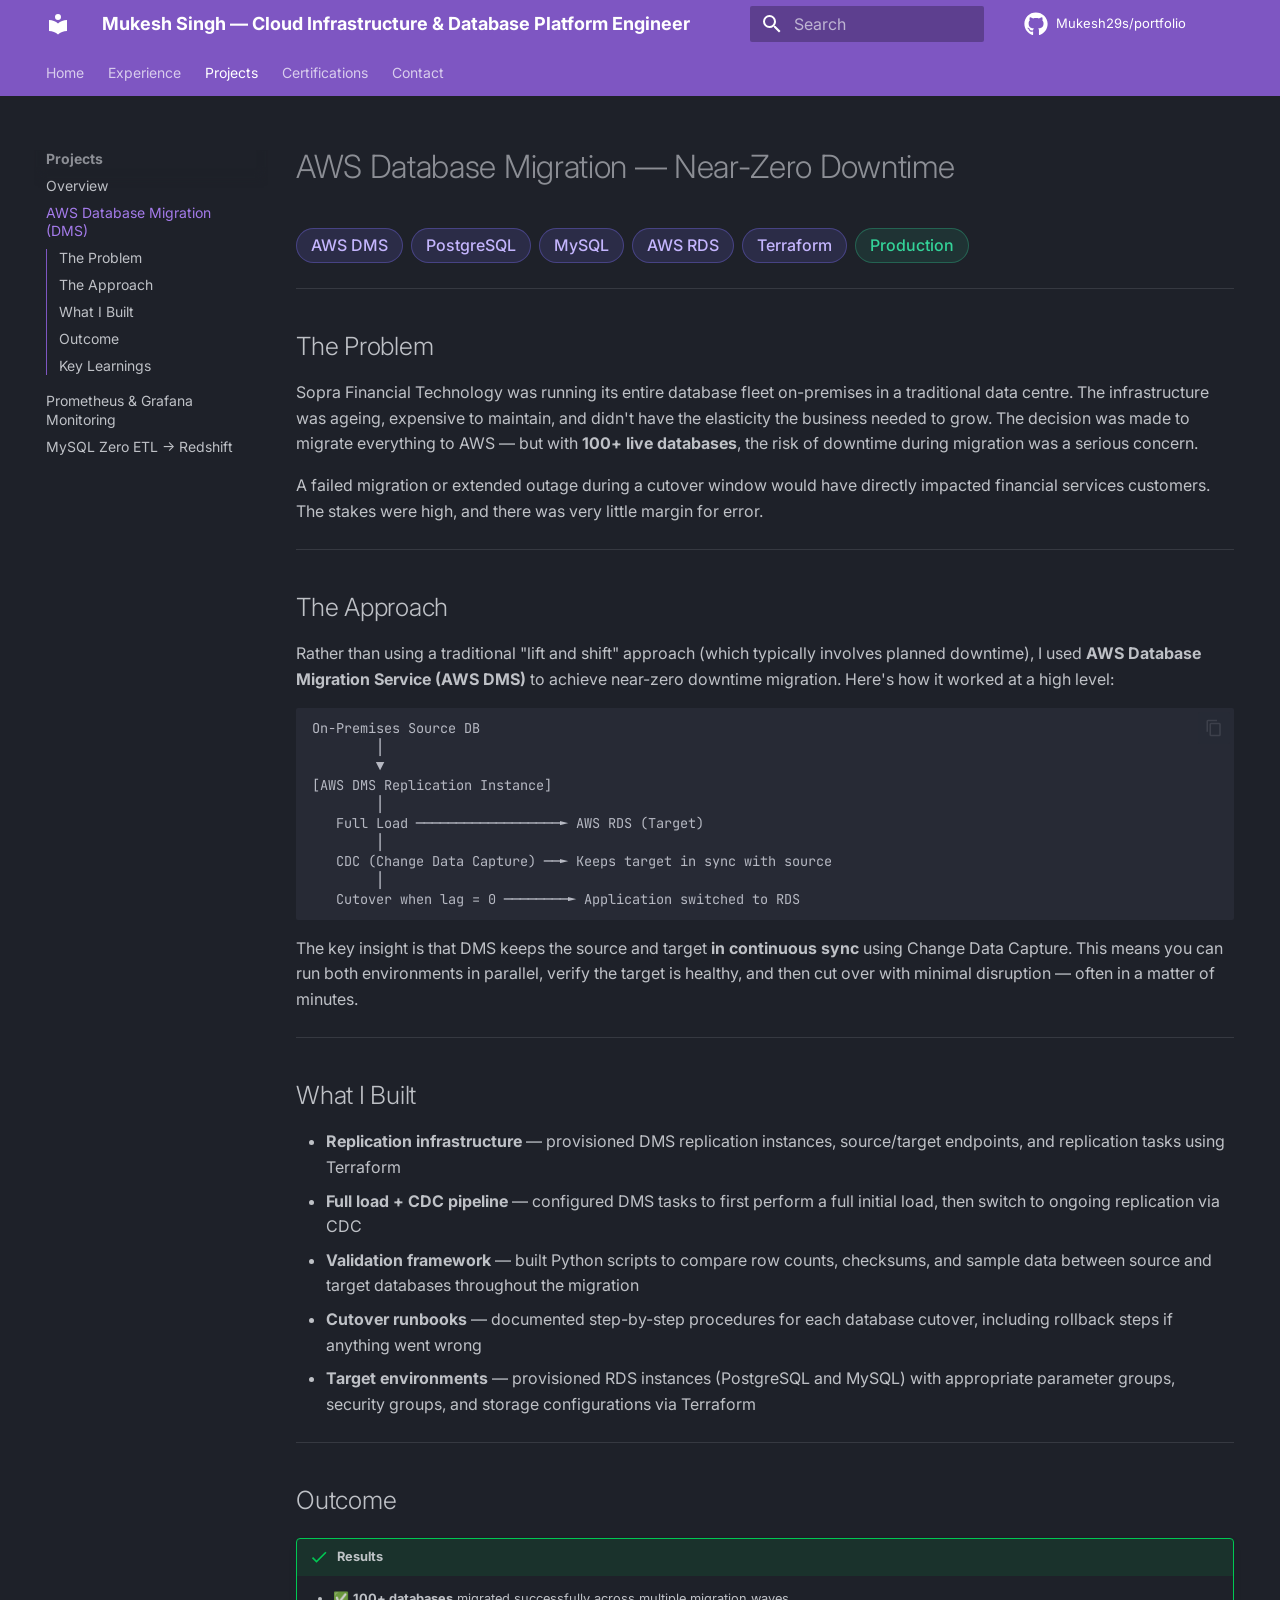
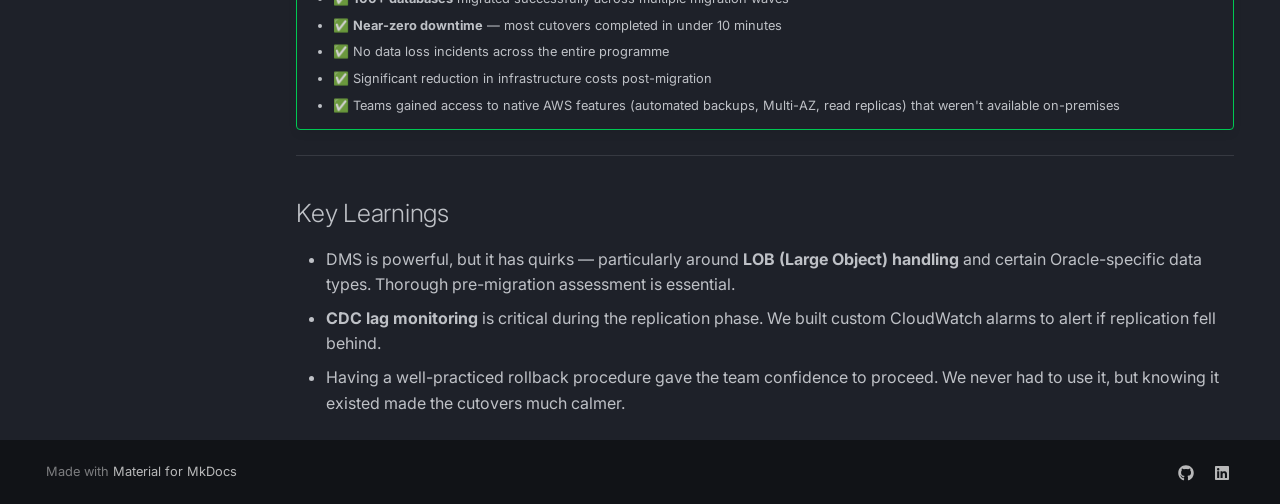
<file: projects/aws-dms-migration/index.html>
<!doctype html>
<html lang="en" class="no-js">
  <head>
    
      <meta charset="utf-8">
      <meta name="viewport" content="width=device-width,initial-scale=1">
      
        <meta name="description" content="Senior Cloud Infrastructure & Database Platform Engineer with 18+ years of experience across AWS cloud services, Oracle, PostgreSQL, and MySQL.
">
      
      
        <meta name="author" content="Mukesh Singh">
      
      
        <link rel="canonical" href="https://mukesh29s.github.io/portfolio/projects/aws-dms-migration/">
      
      
        <link rel="prev" href="../">
      
      
        <link rel="next" href="../monitoring/">
      
      
        
      
      
      <link rel="icon" href="../../assets/images/favicon.png">
      <meta name="generator" content="mkdocs-1.6.1, mkdocs-material-9.7.6">
    
    
      
        <title>AWS Database Migration (DMS) - Mukesh Singh — Cloud Infrastructure & Database Platform Engineer</title>
      
    
    
      <link rel="stylesheet" href="../../assets/stylesheets/main.484c7ddc.min.css">
      
        
        <link rel="stylesheet" href="../../assets/stylesheets/palette.ab4e12ef.min.css">
      
      


    
    
      
    
    
      
        
        
        <link rel="preconnect" href="https://fonts.gstatic.com" crossorigin>
        <link rel="stylesheet" href="https://fonts.googleapis.com/css?family=Inter:300,300i,400,400i,700,700i%7CJetBrains+Mono:400,400i,700,700i&display=fallback">
        <style>:root{--md-text-font:"Inter";--md-code-font:"JetBrains Mono"}</style>
      
    
    
      <link rel="stylesheet" href="../../stylesheets/extra.css">
    
    <script>__md_scope=new URL("../..",location),__md_hash=e=>[...e].reduce(((e,_)=>(e<<5)-e+_.charCodeAt(0)),0),__md_get=(e,_=localStorage,t=__md_scope)=>JSON.parse(_.getItem(t.pathname+"."+e)),__md_set=(e,_,t=localStorage,a=__md_scope)=>{try{t.setItem(a.pathname+"."+e,JSON.stringify(_))}catch(e){}}</script>
    
      
  


  
  

<script id="__analytics">function __md_analytics(){function e(){dataLayer.push(arguments)}window.dataLayer=window.dataLayer||[],e("js",new Date),e("config",""),document.addEventListener("DOMContentLoaded",(function(){document.forms.search&&document.forms.search.query.addEventListener("blur",(function(){this.value&&e("event","search",{search_term:this.value})}));document$.subscribe((function(){var t=document.forms.feedback;if(void 0!==t)for(var a of t.querySelectorAll("[type=submit]"))a.addEventListener("click",(function(a){a.preventDefault();var n=document.location.pathname,d=this.getAttribute("data-md-value");e("event","feedback",{page:n,data:d}),t.firstElementChild.disabled=!0;var r=t.querySelector(".md-feedback__note [data-md-value='"+d+"']");r&&(r.hidden=!1)})),t.hidden=!1})),location$.subscribe((function(t){e("config","",{page_path:t.pathname})}))}));var t=document.createElement("script");t.async=!0,t.src="https://www.googletagmanager.com/gtag/js?id=",document.getElementById("__analytics").insertAdjacentElement("afterEnd",t)}</script>
  
    <script>"undefined"!=typeof __md_analytics&&__md_analytics()</script>
  

    
    
  </head>
  
  
    
    
    
    
    
    <body dir="ltr" data-md-color-scheme="slate" data-md-color-primary="deep-purple" data-md-color-accent="purple">
  
    
    <input class="md-toggle" data-md-toggle="drawer" type="checkbox" id="__drawer" autocomplete="off">
    <input class="md-toggle" data-md-toggle="search" type="checkbox" id="__search" autocomplete="off">
    <label class="md-overlay" for="__drawer"></label>
    <div data-md-component="skip">
      
        
        <a href="#aws-database-migration-near-zero-downtime" class="md-skip">
          Skip to content
        </a>
      
    </div>
    <div data-md-component="announce">
      
    </div>
    
    
      

<header class="md-header" data-md-component="header">
  <nav class="md-header__inner md-grid" aria-label="Header">
    <a href="../.." title="Mukesh Singh — Cloud Infrastructure &amp; Database Platform Engineer" class="md-header__button md-logo" aria-label="Mukesh Singh — Cloud Infrastructure & Database Platform Engineer" data-md-component="logo">
      
  
  <svg xmlns="http://www.w3.org/2000/svg" viewBox="0 0 24 24"><path d="M12 8a3 3 0 0 0 3-3 3 3 0 0 0-3-3 3 3 0 0 0-3 3 3 3 0 0 0 3 3m0 3.54C9.64 9.35 6.5 8 3 8v11c3.5 0 6.64 1.35 9 3.54 2.36-2.19 5.5-3.54 9-3.54V8c-3.5 0-6.64 1.35-9 3.54"/></svg>

    </a>
    <label class="md-header__button md-icon" for="__drawer">
      
      <svg xmlns="http://www.w3.org/2000/svg" viewBox="0 0 24 24"><path d="M3 6h18v2H3zm0 5h18v2H3zm0 5h18v2H3z"/></svg>
    </label>
    <div class="md-header__title" data-md-component="header-title">
      <div class="md-header__ellipsis">
        <div class="md-header__topic">
          <span class="md-ellipsis">
            Mukesh Singh — Cloud Infrastructure & Database Platform Engineer
          </span>
        </div>
        <div class="md-header__topic" data-md-component="header-topic">
          <span class="md-ellipsis">
            
              AWS Database Migration (DMS)
            
          </span>
        </div>
      </div>
    </div>
    
      
    
    
    
    
      
      
        <label class="md-header__button md-icon" for="__search">
          
          <svg xmlns="http://www.w3.org/2000/svg" viewBox="0 0 24 24"><path d="M9.5 3A6.5 6.5 0 0 1 16 9.5c0 1.61-.59 3.09-1.56 4.23l.27.27h.79l5 5-1.5 1.5-5-5v-.79l-.27-.27A6.52 6.52 0 0 1 9.5 16 6.5 6.5 0 0 1 3 9.5 6.5 6.5 0 0 1 9.5 3m0 2C7 5 5 7 5 9.5S7 14 9.5 14 14 12 14 9.5 12 5 9.5 5"/></svg>
        </label>
        <div class="md-search" data-md-component="search" role="dialog">
  <label class="md-search__overlay" for="__search"></label>
  <div class="md-search__inner" role="search">
    <form class="md-search__form" name="search">
      <input type="text" class="md-search__input" name="query" aria-label="Search" placeholder="Search" autocapitalize="off" autocorrect="off" autocomplete="off" spellcheck="false" data-md-component="search-query" required>
      <label class="md-search__icon md-icon" for="__search">
        
        <svg xmlns="http://www.w3.org/2000/svg" viewBox="0 0 24 24"><path d="M9.5 3A6.5 6.5 0 0 1 16 9.5c0 1.61-.59 3.09-1.56 4.23l.27.27h.79l5 5-1.5 1.5-5-5v-.79l-.27-.27A6.52 6.52 0 0 1 9.5 16 6.5 6.5 0 0 1 3 9.5 6.5 6.5 0 0 1 9.5 3m0 2C7 5 5 7 5 9.5S7 14 9.5 14 14 12 14 9.5 12 5 9.5 5"/></svg>
        
        <svg xmlns="http://www.w3.org/2000/svg" viewBox="0 0 24 24"><path d="M20 11v2H8l5.5 5.5-1.42 1.42L4.16 12l7.92-7.92L13.5 5.5 8 11z"/></svg>
      </label>
      <nav class="md-search__options" aria-label="Search">
        
        <button type="reset" class="md-search__icon md-icon" title="Clear" aria-label="Clear" tabindex="-1">
          
          <svg xmlns="http://www.w3.org/2000/svg" viewBox="0 0 24 24"><path d="M19 6.41 17.59 5 12 10.59 6.41 5 5 6.41 10.59 12 5 17.59 6.41 19 12 13.41 17.59 19 19 17.59 13.41 12z"/></svg>
        </button>
      </nav>
      
    </form>
    <div class="md-search__output">
      <div class="md-search__scrollwrap" tabindex="0" data-md-scrollfix>
        <div class="md-search-result" data-md-component="search-result">
          <div class="md-search-result__meta">
            Initializing search
          </div>
          <ol class="md-search-result__list" role="presentation"></ol>
        </div>
      </div>
    </div>
  </div>
</div>
      
    
    
      <div class="md-header__source">
        <a href="https://github.com/Mukesh29s/portfolio" title="Go to repository" class="md-source" data-md-component="source">
  <div class="md-source__icon md-icon">
    
    <svg xmlns="http://www.w3.org/2000/svg" viewBox="0 0 512 512"><!--! Font Awesome Free 7.1.0 by @fontawesome - https://fontawesome.com License - https://fontawesome.com/license/free (Icons: CC BY 4.0, Fonts: SIL OFL 1.1, Code: MIT License) Copyright 2025 Fonticons, Inc.--><path d="M173.9 397.4c0 2-2.3 3.6-5.2 3.6-3.3.3-5.6-1.3-5.6-3.6 0-2 2.3-3.6 5.2-3.6 3-.3 5.6 1.3 5.6 3.6m-31.1-4.5c-.7 2 1.3 4.3 4.3 4.9 2.6 1 5.6 0 6.2-2s-1.3-4.3-4.3-5.2c-2.6-.7-5.5.3-6.2 2.3m44.2-1.7c-2.9.7-4.9 2.6-4.6 4.9.3 2 2.9 3.3 5.9 2.6 2.9-.7 4.9-2.6 4.6-4.6-.3-1.9-3-3.2-5.9-2.9M252.8 8C114.1 8 8 113.3 8 252c0 110.9 69.8 205.8 169.5 239.2 12.8 2.3 17.3-5.6 17.3-12.1 0-6.2-.3-40.4-.3-61.4 0 0-70 15-84.7-29.8 0 0-11.4-29.1-27.8-36.6 0 0-22.9-15.7 1.6-15.4 0 0 24.9 2 38.6 25.8 21.9 38.6 58.6 27.5 72.9 20.9 2.3-16 8.8-27.1 16-33.7-55.9-6.2-112.3-14.3-112.3-110.5 0-27.5 7.6-41.3 23.6-58.9-2.6-6.5-11.1-33.3 2.6-67.9 20.9-6.5 69 27 69 27 20-5.6 41.5-8.5 62.8-8.5s42.8 2.9 62.8 8.5c0 0 48.1-33.6 69-27 13.7 34.7 5.2 61.4 2.6 67.9 16 17.7 25.8 31.5 25.8 58.9 0 96.5-58.9 104.2-114.8 110.5 9.2 7.9 17 22.9 17 46.4 0 33.7-.3 75.4-.3 83.6 0 6.5 4.6 14.4 17.3 12.1C436.2 457.8 504 362.9 504 252 504 113.3 391.5 8 252.8 8M105.2 352.9c-1.3 1-1 3.3.7 5.2 1.6 1.6 3.9 2.3 5.2 1 1.3-1 1-3.3-.7-5.2-1.6-1.6-3.9-2.3-5.2-1m-10.8-8.1c-.7 1.3.3 2.9 2.3 3.9 1.6 1 3.6.7 4.3-.7.7-1.3-.3-2.9-2.3-3.9-2-.6-3.6-.3-4.3.7m32.4 35.6c-1.6 1.3-1 4.3 1.3 6.2 2.3 2.3 5.2 2.6 6.5 1 1.3-1.3.7-4.3-1.3-6.2-2.2-2.3-5.2-2.6-6.5-1m-11.4-14.7c-1.6 1-1.6 3.6 0 5.9s4.3 3.3 5.6 2.3c1.6-1.3 1.6-3.9 0-6.2-1.4-2.3-4-3.3-5.6-2"/></svg>
  </div>
  <div class="md-source__repository">
    Mukesh29s/portfolio
  </div>
</a>
      </div>
    
  </nav>
  
</header>
    
    <div class="md-container" data-md-component="container">
      
      
        
          
            
<nav class="md-tabs" aria-label="Tabs" data-md-component="tabs">
  <div class="md-grid">
    <ul class="md-tabs__list">
      
        
  
  
  
  
    <li class="md-tabs__item">
      <a href="../.." class="md-tabs__link">
        
  
  
    
  
  Home

      </a>
    </li>
  

      
        
  
  
  
  
    <li class="md-tabs__item">
      <a href="../../experience/" class="md-tabs__link">
        
  
  
    
  
  Experience

      </a>
    </li>
  

      
        
  
  
  
    
  
  
    
    
      <li class="md-tabs__item md-tabs__item--active">
        <a href="../" class="md-tabs__link">
          
  
  
  Projects

        </a>
      </li>
    
  

      
        
  
  
  
  
    <li class="md-tabs__item">
      <a href="../../certifications/" class="md-tabs__link">
        
  
  
    
  
  Certifications

      </a>
    </li>
  

      
        
  
  
  
  
    <li class="md-tabs__item">
      <a href="../../contact/" class="md-tabs__link">
        
  
  
    
  
  Contact

      </a>
    </li>
  

      
    </ul>
  </div>
</nav>
          
        
      
      <main class="md-main" data-md-component="main">
        <div class="md-main__inner md-grid">
          
            
              
              <div class="md-sidebar md-sidebar--primary" data-md-component="sidebar" data-md-type="navigation" >
                <div class="md-sidebar__scrollwrap">
                  <div class="md-sidebar__inner">
                    


  


  

<nav class="md-nav md-nav--primary md-nav--lifted md-nav--integrated" aria-label="Navigation" data-md-level="0">
  <label class="md-nav__title" for="__drawer">
    <a href="../.." title="Mukesh Singh — Cloud Infrastructure &amp; Database Platform Engineer" class="md-nav__button md-logo" aria-label="Mukesh Singh — Cloud Infrastructure & Database Platform Engineer" data-md-component="logo">
      
  
  <svg xmlns="http://www.w3.org/2000/svg" viewBox="0 0 24 24"><path d="M12 8a3 3 0 0 0 3-3 3 3 0 0 0-3-3 3 3 0 0 0-3 3 3 3 0 0 0 3 3m0 3.54C9.64 9.35 6.5 8 3 8v11c3.5 0 6.64 1.35 9 3.54 2.36-2.19 5.5-3.54 9-3.54V8c-3.5 0-6.64 1.35-9 3.54"/></svg>

    </a>
    Mukesh Singh — Cloud Infrastructure & Database Platform Engineer
  </label>
  
    <div class="md-nav__source">
      <a href="https://github.com/Mukesh29s/portfolio" title="Go to repository" class="md-source" data-md-component="source">
  <div class="md-source__icon md-icon">
    
    <svg xmlns="http://www.w3.org/2000/svg" viewBox="0 0 512 512"><!--! Font Awesome Free 7.1.0 by @fontawesome - https://fontawesome.com License - https://fontawesome.com/license/free (Icons: CC BY 4.0, Fonts: SIL OFL 1.1, Code: MIT License) Copyright 2025 Fonticons, Inc.--><path d="M173.9 397.4c0 2-2.3 3.6-5.2 3.6-3.3.3-5.6-1.3-5.6-3.6 0-2 2.3-3.6 5.2-3.6 3-.3 5.6 1.3 5.6 3.6m-31.1-4.5c-.7 2 1.3 4.3 4.3 4.9 2.6 1 5.6 0 6.2-2s-1.3-4.3-4.3-5.2c-2.6-.7-5.5.3-6.2 2.3m44.2-1.7c-2.9.7-4.9 2.6-4.6 4.9.3 2 2.9 3.3 5.9 2.6 2.9-.7 4.9-2.6 4.6-4.6-.3-1.9-3-3.2-5.9-2.9M252.8 8C114.1 8 8 113.3 8 252c0 110.9 69.8 205.8 169.5 239.2 12.8 2.3 17.3-5.6 17.3-12.1 0-6.2-.3-40.4-.3-61.4 0 0-70 15-84.7-29.8 0 0-11.4-29.1-27.8-36.6 0 0-22.9-15.7 1.6-15.4 0 0 24.9 2 38.6 25.8 21.9 38.6 58.6 27.5 72.9 20.9 2.3-16 8.8-27.1 16-33.7-55.9-6.2-112.3-14.3-112.3-110.5 0-27.5 7.6-41.3 23.6-58.9-2.6-6.5-11.1-33.3 2.6-67.9 20.9-6.5 69 27 69 27 20-5.6 41.5-8.5 62.8-8.5s42.8 2.9 62.8 8.5c0 0 48.1-33.6 69-27 13.7 34.7 5.2 61.4 2.6 67.9 16 17.7 25.8 31.5 25.8 58.9 0 96.5-58.9 104.2-114.8 110.5 9.2 7.9 17 22.9 17 46.4 0 33.7-.3 75.4-.3 83.6 0 6.5 4.6 14.4 17.3 12.1C436.2 457.8 504 362.9 504 252 504 113.3 391.5 8 252.8 8M105.2 352.9c-1.3 1-1 3.3.7 5.2 1.6 1.6 3.9 2.3 5.2 1 1.3-1 1-3.3-.7-5.2-1.6-1.6-3.9-2.3-5.2-1m-10.8-8.1c-.7 1.3.3 2.9 2.3 3.9 1.6 1 3.6.7 4.3-.7.7-1.3-.3-2.9-2.3-3.9-2-.6-3.6-.3-4.3.7m32.4 35.6c-1.6 1.3-1 4.3 1.3 6.2 2.3 2.3 5.2 2.6 6.5 1 1.3-1.3.7-4.3-1.3-6.2-2.2-2.3-5.2-2.6-6.5-1m-11.4-14.7c-1.6 1-1.6 3.6 0 5.9s4.3 3.3 5.6 2.3c1.6-1.3 1.6-3.9 0-6.2-1.4-2.3-4-3.3-5.6-2"/></svg>
  </div>
  <div class="md-source__repository">
    Mukesh29s/portfolio
  </div>
</a>
    </div>
  
  <ul class="md-nav__list" data-md-scrollfix>
    
      
      
  
  
  
  
    <li class="md-nav__item">
      <a href="../.." class="md-nav__link">
        
  
  
  <span class="md-ellipsis">
    
  
    Home
  

    
  </span>
  
  

      </a>
    </li>
  

    
      
      
  
  
  
  
    <li class="md-nav__item">
      <a href="../../experience/" class="md-nav__link">
        
  
  
  <span class="md-ellipsis">
    
  
    Experience
  

    
  </span>
  
  

      </a>
    </li>
  

    
      
      
  
  
    
  
  
  
    
    
    
    
      
        
        
      
      
    
    
    <li class="md-nav__item md-nav__item--active md-nav__item--section md-nav__item--nested">
      
        
        
        <input class="md-nav__toggle md-toggle " type="checkbox" id="__nav_3" checked>
        
          
          <label class="md-nav__link" for="__nav_3" id="__nav_3_label" tabindex="">
            
  
  
  <span class="md-ellipsis">
    
  
    Projects
  

    
  </span>
  
  

            <span class="md-nav__icon md-icon"></span>
          </label>
        
        <nav class="md-nav" data-md-level="1" aria-labelledby="__nav_3_label" aria-expanded="true">
          <label class="md-nav__title" for="__nav_3">
            <span class="md-nav__icon md-icon"></span>
            
  
    Projects
  

          </label>
          <ul class="md-nav__list" data-md-scrollfix>
            
              
                
  
  
  
  
    <li class="md-nav__item">
      <a href="../" class="md-nav__link">
        
  
  
  <span class="md-ellipsis">
    
  
    Overview
  

    
  </span>
  
  

      </a>
    </li>
  

              
            
              
                
  
  
    
  
  
  
    <li class="md-nav__item md-nav__item--active">
      
      <input class="md-nav__toggle md-toggle" type="checkbox" id="__toc">
      
      
        
      
      
        <label class="md-nav__link md-nav__link--active" for="__toc">
          
  
  
  <span class="md-ellipsis">
    
  
    AWS Database Migration (DMS)
  

    
  </span>
  
  

          <span class="md-nav__icon md-icon"></span>
        </label>
      
      <a href="./" class="md-nav__link md-nav__link--active">
        
  
  
  <span class="md-ellipsis">
    
  
    AWS Database Migration (DMS)
  

    
  </span>
  
  

      </a>
      
        

<nav class="md-nav md-nav--secondary" aria-label="Table of contents">
  
  
  
    
  
  
    <label class="md-nav__title" for="__toc">
      <span class="md-nav__icon md-icon"></span>
      Table of contents
    </label>
    <ul class="md-nav__list" data-md-component="toc" data-md-scrollfix>
      
        <li class="md-nav__item">
  <a href="#the-problem" class="md-nav__link">
    <span class="md-ellipsis">
      
        The Problem
      
    </span>
  </a>
  
</li>
      
        <li class="md-nav__item">
  <a href="#the-approach" class="md-nav__link">
    <span class="md-ellipsis">
      
        The Approach
      
    </span>
  </a>
  
</li>
      
        <li class="md-nav__item">
  <a href="#what-i-built" class="md-nav__link">
    <span class="md-ellipsis">
      
        What I Built
      
    </span>
  </a>
  
</li>
      
        <li class="md-nav__item">
  <a href="#outcome" class="md-nav__link">
    <span class="md-ellipsis">
      
        Outcome
      
    </span>
  </a>
  
</li>
      
        <li class="md-nav__item">
  <a href="#key-learnings" class="md-nav__link">
    <span class="md-ellipsis">
      
        Key Learnings
      
    </span>
  </a>
  
</li>
      
    </ul>
  
</nav>
      
    </li>
  

              
            
              
                
  
  
  
  
    <li class="md-nav__item">
      <a href="../monitoring/" class="md-nav__link">
        
  
  
  <span class="md-ellipsis">
    
  
    Prometheus & Grafana Monitoring
  

    
  </span>
  
  

      </a>
    </li>
  

              
            
              
                
  
  
  
  
    <li class="md-nav__item">
      <a href="../zero-etl-redshift/" class="md-nav__link">
        
  
  
  <span class="md-ellipsis">
    
  
    MySQL Zero ETL → Redshift
  

    
  </span>
  
  

      </a>
    </li>
  

              
            
          </ul>
        </nav>
      
    </li>
  

    
      
      
  
  
  
  
    <li class="md-nav__item">
      <a href="../../certifications/" class="md-nav__link">
        
  
  
  <span class="md-ellipsis">
    
  
    Certifications
  

    
  </span>
  
  

      </a>
    </li>
  

    
      
      
  
  
  
  
    <li class="md-nav__item">
      <a href="../../contact/" class="md-nav__link">
        
  
  
  <span class="md-ellipsis">
    
  
    Contact
  

    
  </span>
  
  

      </a>
    </li>
  

    
  </ul>
</nav>
                  </div>
                </div>
              </div>
            
            
          
          
            <div class="md-content" data-md-component="content">
              
              <article class="md-content__inner md-typeset">
                
                  


  
  


<h1 id="aws-database-migration-near-zero-downtime">AWS Database Migration — Near-Zero Downtime</h1>
<div class="badge-row">
  <span class="badge">AWS DMS</span>
  <span class="badge">PostgreSQL</span>
  <span class="badge">MySQL</span>
  <span class="badge">AWS RDS</span>
  <span class="badge">Terraform</span>
  <span class="badge badge-green">Production</span>
</div>

<hr />
<h2 id="the-problem">The Problem</h2>
<p>Sopra Financial Technology was running its entire database fleet on-premises in a traditional data centre. The infrastructure was ageing, expensive to maintain, and didn't have the elasticity the business needed to grow. The decision was made to migrate everything to AWS — but with <strong>100+ live databases</strong>, the risk of downtime during migration was a serious concern.</p>
<p>A failed migration or extended outage during a cutover window would have directly impacted financial services customers. The stakes were high, and there was very little margin for error.</p>
<hr />
<h2 id="the-approach">The Approach</h2>
<p>Rather than using a traditional "lift and shift" approach (which typically involves planned downtime), I used <strong>AWS Database Migration Service (AWS DMS)</strong> to achieve near-zero downtime migration. Here's how it worked at a high level:</p>
<div class="highlight"><pre><span></span><code><a id="__codelineno-0-1" name="__codelineno-0-1" href="#__codelineno-0-1"></a>On-Premises Source DB
<a id="__codelineno-0-2" name="__codelineno-0-2" href="#__codelineno-0-2"></a>        │
<a id="__codelineno-0-3" name="__codelineno-0-3" href="#__codelineno-0-3"></a>        ▼
<a id="__codelineno-0-4" name="__codelineno-0-4" href="#__codelineno-0-4"></a>[AWS DMS Replication Instance]
<a id="__codelineno-0-5" name="__codelineno-0-5" href="#__codelineno-0-5"></a>        │
<a id="__codelineno-0-6" name="__codelineno-0-6" href="#__codelineno-0-6"></a>   Full Load ──────────────────► AWS RDS (Target)
<a id="__codelineno-0-7" name="__codelineno-0-7" href="#__codelineno-0-7"></a>        │
<a id="__codelineno-0-8" name="__codelineno-0-8" href="#__codelineno-0-8"></a>   CDC (Change Data Capture) ──► Keeps target in sync with source
<a id="__codelineno-0-9" name="__codelineno-0-9" href="#__codelineno-0-9"></a>        │
<a id="__codelineno-0-10" name="__codelineno-0-10" href="#__codelineno-0-10"></a>   Cutover when lag = 0 ────────► Application switched to RDS
</code></pre></div>
<p>The key insight is that DMS keeps the source and target <strong>in continuous sync</strong> using Change Data Capture. This means you can run both environments in parallel, verify the target is healthy, and then cut over with minimal disruption — often in a matter of minutes.</p>
<hr />
<h2 id="what-i-built">What I Built</h2>
<ul>
<li><strong>Replication infrastructure</strong> — provisioned DMS replication instances, source/target endpoints, and replication tasks using Terraform</li>
<li><strong>Full load + CDC pipeline</strong> — configured DMS tasks to first perform a full initial load, then switch to ongoing replication via CDC</li>
<li><strong>Validation framework</strong> — built Python scripts to compare row counts, checksums, and sample data between source and target databases throughout the migration</li>
<li><strong>Cutover runbooks</strong> — documented step-by-step procedures for each database cutover, including rollback steps if anything went wrong</li>
<li><strong>Target environments</strong> — provisioned RDS instances (PostgreSQL and MySQL) with appropriate parameter groups, security groups, and storage configurations via Terraform</li>
</ul>
<hr />
<h2 id="outcome">Outcome</h2>
<div class="admonition success">
<p class="admonition-title">Results</p>
<ul>
<li>✅ <strong>100+ databases</strong> migrated successfully across multiple migration waves</li>
<li>✅ <strong>Near-zero downtime</strong> — most cutovers completed in under 10 minutes</li>
<li>✅ No data loss incidents across the entire programme</li>
<li>✅ Significant reduction in infrastructure costs post-migration</li>
<li>✅ Teams gained access to native AWS features (automated backups, Multi-AZ, read replicas) that weren't available on-premises</li>
</ul>
</div>
<hr />
<h2 id="key-learnings">Key Learnings</h2>
<ul>
<li>DMS is powerful, but it has quirks — particularly around <strong>LOB (Large Object) handling</strong> and certain Oracle-specific data types. Thorough pre-migration assessment is essential.</li>
<li><strong>CDC lag monitoring</strong> is critical during the replication phase. We built custom CloudWatch alarms to alert if replication fell behind.</li>
<li>Having a well-practiced rollback procedure gave the team confidence to proceed. We never had to use it, but knowing it existed made the cutovers much calmer.</li>
</ul>









  




                
              </article>
            </div>
          
          
<script>var target=document.getElementById(location.hash.slice(1));target&&target.name&&(target.checked=target.name.startsWith("__tabbed_"))</script>
        </div>
        
          <button type="button" class="md-top md-icon" data-md-component="top" hidden>
  
  <svg xmlns="http://www.w3.org/2000/svg" viewBox="0 0 24 24"><path d="M13 20h-2V8l-5.5 5.5-1.42-1.42L12 4.16l7.92 7.92-1.42 1.42L13 8z"/></svg>
  Back to top
</button>
        
      </main>
      
        <footer class="md-footer">
  
  <div class="md-footer-meta md-typeset">
    <div class="md-footer-meta__inner md-grid">
      <div class="md-copyright">
  
  
    Made with
    <a href="https://squidfunk.github.io/mkdocs-material/" target="_blank" rel="noopener">
      Material for MkDocs
    </a>
  
</div>
      
        
<div class="md-social">
  
    
    
    
    
    <a href="https://github.com/Mukesh29s" target="_blank" rel="noopener" title="GitHub" class="md-social__link">
      <svg xmlns="http://www.w3.org/2000/svg" viewBox="0 0 512 512"><!--! Font Awesome Free 7.1.0 by @fontawesome - https://fontawesome.com License - https://fontawesome.com/license/free (Icons: CC BY 4.0, Fonts: SIL OFL 1.1, Code: MIT License) Copyright 2025 Fonticons, Inc.--><path d="M173.9 397.4c0 2-2.3 3.6-5.2 3.6-3.3.3-5.6-1.3-5.6-3.6 0-2 2.3-3.6 5.2-3.6 3-.3 5.6 1.3 5.6 3.6m-31.1-4.5c-.7 2 1.3 4.3 4.3 4.9 2.6 1 5.6 0 6.2-2s-1.3-4.3-4.3-5.2c-2.6-.7-5.5.3-6.2 2.3m44.2-1.7c-2.9.7-4.9 2.6-4.6 4.9.3 2 2.9 3.3 5.9 2.6 2.9-.7 4.9-2.6 4.6-4.6-.3-1.9-3-3.2-5.9-2.9M252.8 8C114.1 8 8 113.3 8 252c0 110.9 69.8 205.8 169.5 239.2 12.8 2.3 17.3-5.6 17.3-12.1 0-6.2-.3-40.4-.3-61.4 0 0-70 15-84.7-29.8 0 0-11.4-29.1-27.8-36.6 0 0-22.9-15.7 1.6-15.4 0 0 24.9 2 38.6 25.8 21.9 38.6 58.6 27.5 72.9 20.9 2.3-16 8.8-27.1 16-33.7-55.9-6.2-112.3-14.3-112.3-110.5 0-27.5 7.6-41.3 23.6-58.9-2.6-6.5-11.1-33.3 2.6-67.9 20.9-6.5 69 27 69 27 20-5.6 41.5-8.5 62.8-8.5s42.8 2.9 62.8 8.5c0 0 48.1-33.6 69-27 13.7 34.7 5.2 61.4 2.6 67.9 16 17.7 25.8 31.5 25.8 58.9 0 96.5-58.9 104.2-114.8 110.5 9.2 7.9 17 22.9 17 46.4 0 33.7-.3 75.4-.3 83.6 0 6.5 4.6 14.4 17.3 12.1C436.2 457.8 504 362.9 504 252 504 113.3 391.5 8 252.8 8M105.2 352.9c-1.3 1-1 3.3.7 5.2 1.6 1.6 3.9 2.3 5.2 1 1.3-1 1-3.3-.7-5.2-1.6-1.6-3.9-2.3-5.2-1m-10.8-8.1c-.7 1.3.3 2.9 2.3 3.9 1.6 1 3.6.7 4.3-.7.7-1.3-.3-2.9-2.3-3.9-2-.6-3.6-.3-4.3.7m32.4 35.6c-1.6 1.3-1 4.3 1.3 6.2 2.3 2.3 5.2 2.6 6.5 1 1.3-1.3.7-4.3-1.3-6.2-2.2-2.3-5.2-2.6-6.5-1m-11.4-14.7c-1.6 1-1.6 3.6 0 5.9s4.3 3.3 5.6 2.3c1.6-1.3 1.6-3.9 0-6.2-1.4-2.3-4-3.3-5.6-2"/></svg>
    </a>
  
    
    
    
    
    <a href="https://www.linkedin.com/in/mukeshsingh-db/" target="_blank" rel="noopener" title="LinkedIn" class="md-social__link">
      <svg xmlns="http://www.w3.org/2000/svg" viewBox="0 0 448 512"><!--! Font Awesome Free 7.1.0 by @fontawesome - https://fontawesome.com License - https://fontawesome.com/license/free (Icons: CC BY 4.0, Fonts: SIL OFL 1.1, Code: MIT License) Copyright 2025 Fonticons, Inc.--><path d="M416 32H31.9C14.3 32 0 46.5 0 64.3v383.4C0 465.5 14.3 480 31.9 480H416c17.6 0 32-14.5 32-32.3V64.3c0-17.8-14.4-32.3-32-32.3M135.4 416H69V202.2h66.5V416zM102.2 96a38.5 38.5 0 1 1 0 77 38.5 38.5 0 1 1 0-77m282.1 320h-66.4V312c0-24.8-.5-56.7-34.5-56.7-34.6 0-39.9 27-39.9 54.9V416h-66.4V202.2h63.7v29.2h.9c8.9-16.8 30.6-34.5 62.9-34.5 67.2 0 79.7 44.3 79.7 101.9z"/></svg>
    </a>
  
</div>
      
    </div>
  </div>
</footer>
      
    </div>
    <div class="md-dialog" data-md-component="dialog">
      <div class="md-dialog__inner md-typeset"></div>
    </div>
    
    
    
      
      
      <script id="__config" type="application/json">{"annotate": null, "base": "../..", "features": ["navigation.tabs", "navigation.top", "navigation.instant", "content.code.copy", "toc.integrate"], "search": "../../assets/javascripts/workers/search.2c215733.min.js", "tags": null, "translations": {"clipboard.copied": "Copied to clipboard", "clipboard.copy": "Copy to clipboard", "search.result.more.one": "1 more on this page", "search.result.more.other": "# more on this page", "search.result.none": "No matching documents", "search.result.one": "1 matching document", "search.result.other": "# matching documents", "search.result.placeholder": "Type to start searching", "search.result.term.missing": "Missing", "select.version": "Select version"}, "version": null}</script>
    
    
      <script src="../../assets/javascripts/bundle.79ae519e.min.js"></script>
      
    
  </body>
</html>
</file>
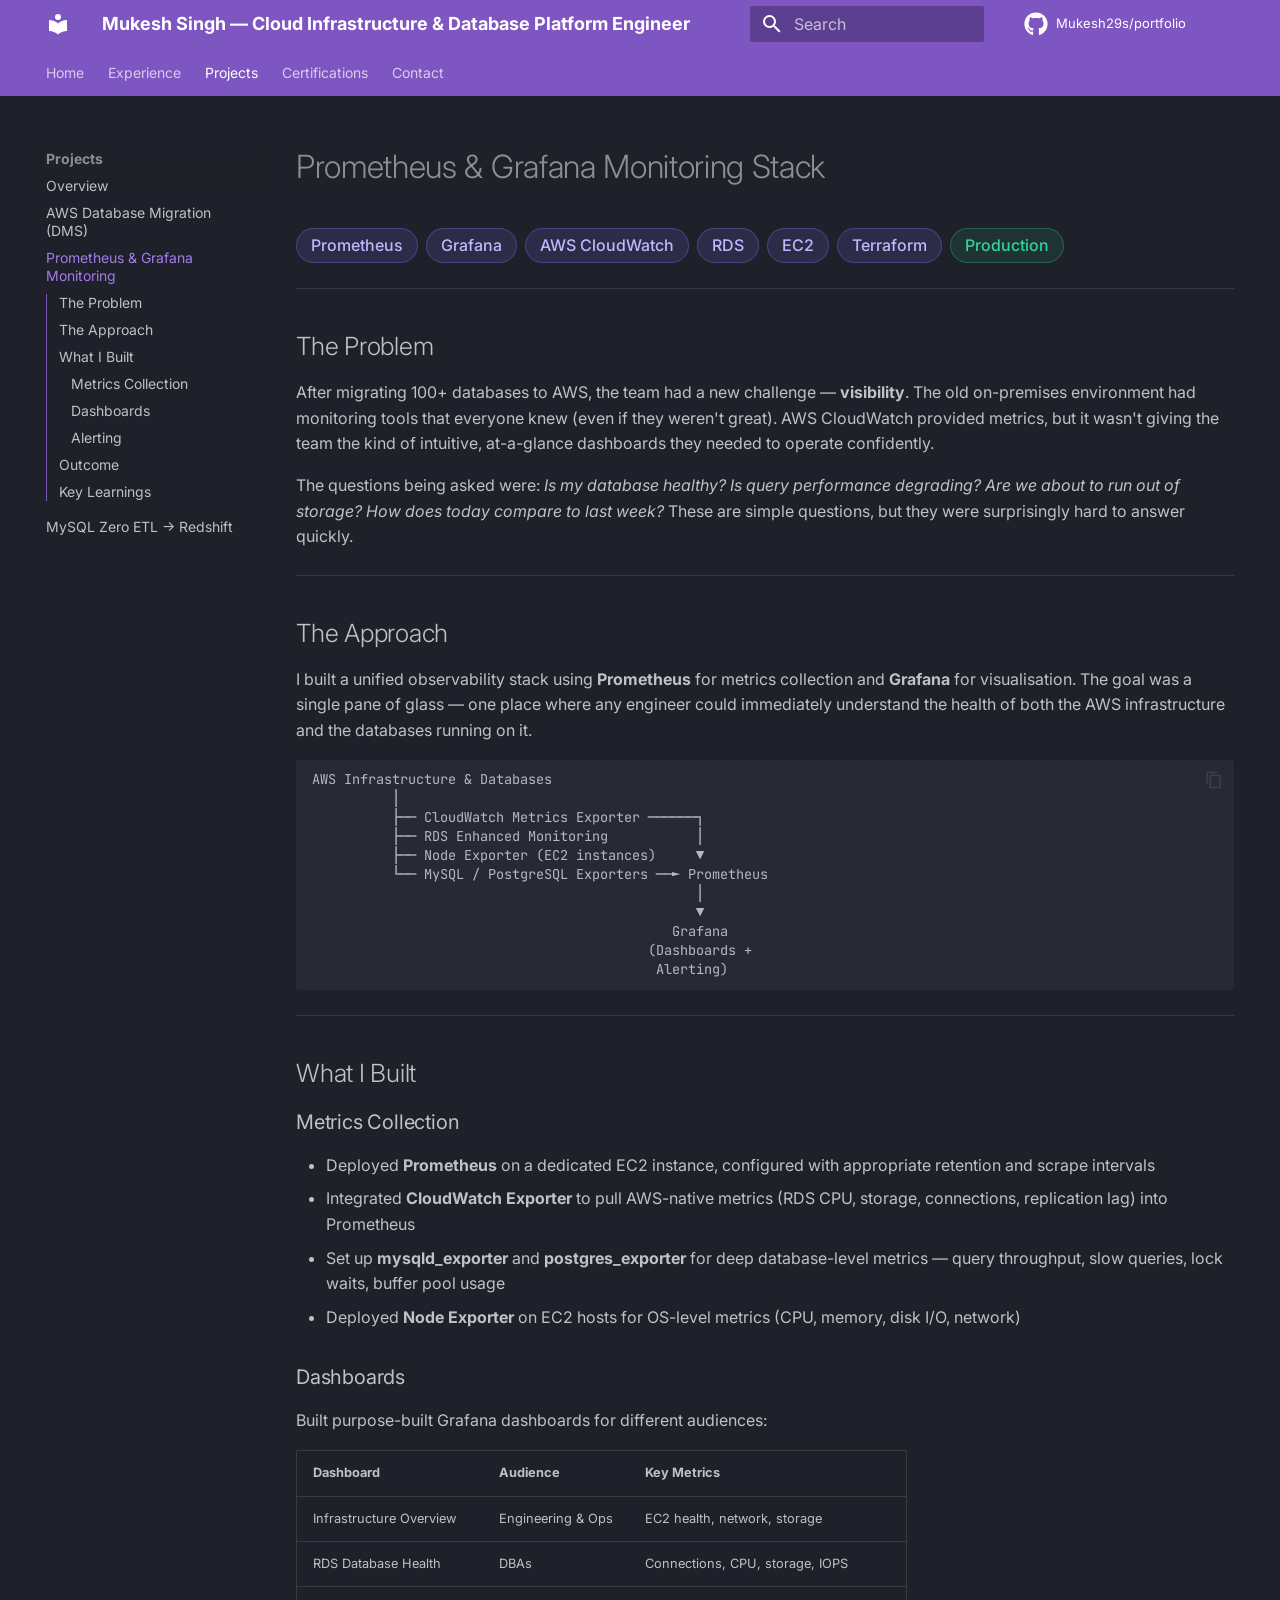
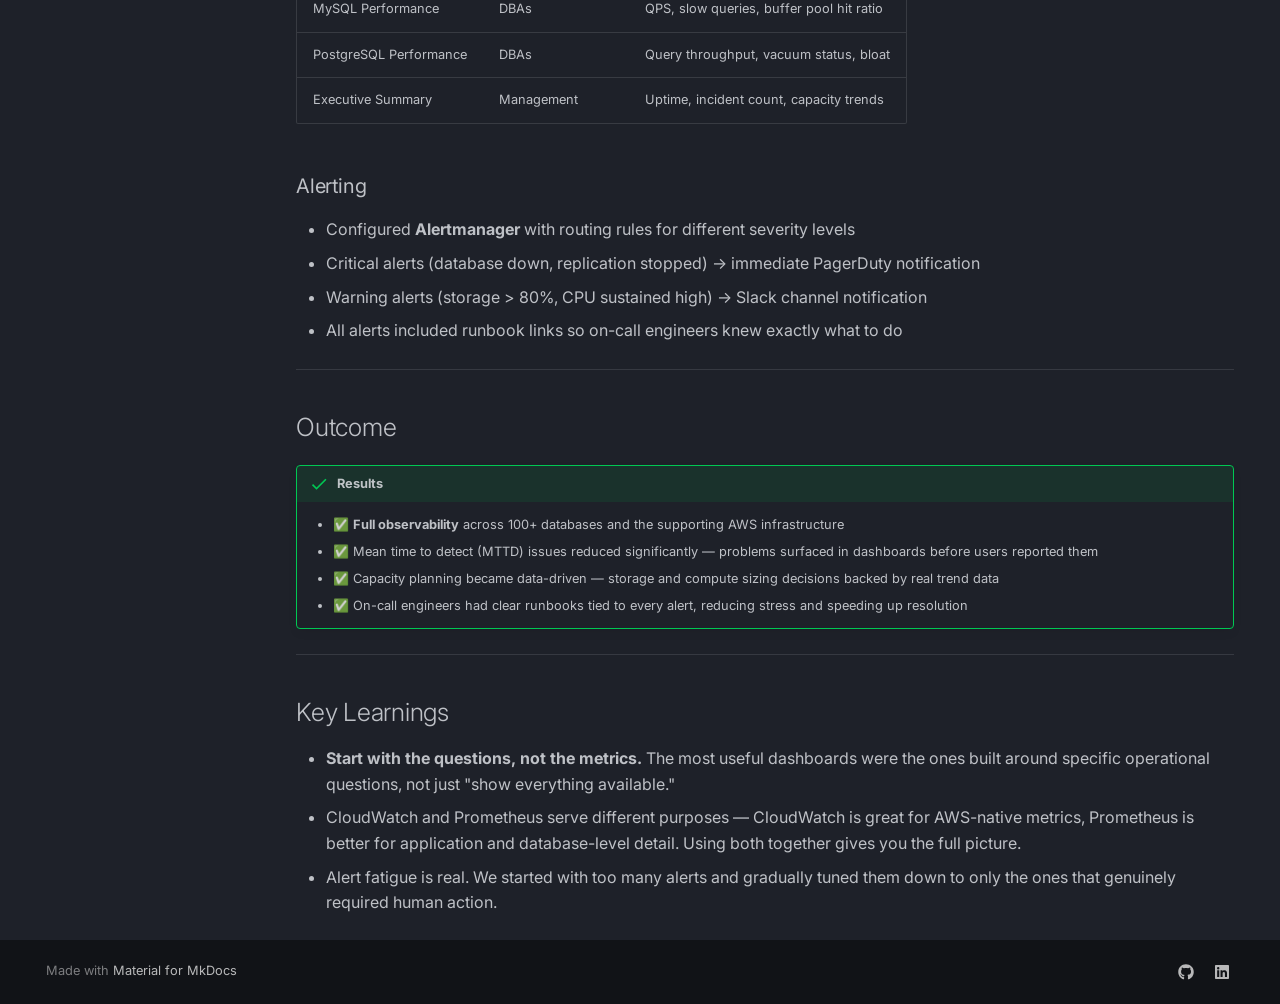
<file: projects/monitoring/index.html>
<!doctype html>
<html lang="en" class="no-js">
  <head>
    
      <meta charset="utf-8">
      <meta name="viewport" content="width=device-width,initial-scale=1">
      
        <meta name="description" content="Senior Cloud Infrastructure & Database Platform Engineer with 18+ years of experience across AWS cloud services, Oracle, PostgreSQL, and MySQL.
">
      
      
        <meta name="author" content="Mukesh Singh">
      
      
        <link rel="canonical" href="https://mukesh29s.github.io/portfolio/projects/monitoring/">
      
      
        <link rel="prev" href="../aws-dms-migration/">
      
      
        <link rel="next" href="../zero-etl-redshift/">
      
      
        
      
      
      <link rel="icon" href="../../assets/images/favicon.png">
      <meta name="generator" content="mkdocs-1.6.1, mkdocs-material-9.7.6">
    
    
      
        <title>Prometheus & Grafana Monitoring - Mukesh Singh — Cloud Infrastructure & Database Platform Engineer</title>
      
    
    
      <link rel="stylesheet" href="../../assets/stylesheets/main.484c7ddc.min.css">
      
        
        <link rel="stylesheet" href="../../assets/stylesheets/palette.ab4e12ef.min.css">
      
      


    
    
      
    
    
      
        
        
        <link rel="preconnect" href="https://fonts.gstatic.com" crossorigin>
        <link rel="stylesheet" href="https://fonts.googleapis.com/css?family=Inter:300,300i,400,400i,700,700i%7CJetBrains+Mono:400,400i,700,700i&display=fallback">
        <style>:root{--md-text-font:"Inter";--md-code-font:"JetBrains Mono"}</style>
      
    
    
      <link rel="stylesheet" href="../../stylesheets/extra.css">
    
    <script>__md_scope=new URL("../..",location),__md_hash=e=>[...e].reduce(((e,_)=>(e<<5)-e+_.charCodeAt(0)),0),__md_get=(e,_=localStorage,t=__md_scope)=>JSON.parse(_.getItem(t.pathname+"."+e)),__md_set=(e,_,t=localStorage,a=__md_scope)=>{try{t.setItem(a.pathname+"."+e,JSON.stringify(_))}catch(e){}}</script>
    
      
  


  
  

<script id="__analytics">function __md_analytics(){function e(){dataLayer.push(arguments)}window.dataLayer=window.dataLayer||[],e("js",new Date),e("config",""),document.addEventListener("DOMContentLoaded",(function(){document.forms.search&&document.forms.search.query.addEventListener("blur",(function(){this.value&&e("event","search",{search_term:this.value})}));document$.subscribe((function(){var t=document.forms.feedback;if(void 0!==t)for(var a of t.querySelectorAll("[type=submit]"))a.addEventListener("click",(function(a){a.preventDefault();var n=document.location.pathname,d=this.getAttribute("data-md-value");e("event","feedback",{page:n,data:d}),t.firstElementChild.disabled=!0;var r=t.querySelector(".md-feedback__note [data-md-value='"+d+"']");r&&(r.hidden=!1)})),t.hidden=!1})),location$.subscribe((function(t){e("config","",{page_path:t.pathname})}))}));var t=document.createElement("script");t.async=!0,t.src="https://www.googletagmanager.com/gtag/js?id=",document.getElementById("__analytics").insertAdjacentElement("afterEnd",t)}</script>
  
    <script>"undefined"!=typeof __md_analytics&&__md_analytics()</script>
  

    
    
  </head>
  
  
    
    
    
    
    
    <body dir="ltr" data-md-color-scheme="slate" data-md-color-primary="deep-purple" data-md-color-accent="purple">
  
    
    <input class="md-toggle" data-md-toggle="drawer" type="checkbox" id="__drawer" autocomplete="off">
    <input class="md-toggle" data-md-toggle="search" type="checkbox" id="__search" autocomplete="off">
    <label class="md-overlay" for="__drawer"></label>
    <div data-md-component="skip">
      
        
        <a href="#prometheus-grafana-monitoring-stack" class="md-skip">
          Skip to content
        </a>
      
    </div>
    <div data-md-component="announce">
      
    </div>
    
    
      

<header class="md-header" data-md-component="header">
  <nav class="md-header__inner md-grid" aria-label="Header">
    <a href="../.." title="Mukesh Singh — Cloud Infrastructure &amp; Database Platform Engineer" class="md-header__button md-logo" aria-label="Mukesh Singh — Cloud Infrastructure & Database Platform Engineer" data-md-component="logo">
      
  
  <svg xmlns="http://www.w3.org/2000/svg" viewBox="0 0 24 24"><path d="M12 8a3 3 0 0 0 3-3 3 3 0 0 0-3-3 3 3 0 0 0-3 3 3 3 0 0 0 3 3m0 3.54C9.64 9.35 6.5 8 3 8v11c3.5 0 6.64 1.35 9 3.54 2.36-2.19 5.5-3.54 9-3.54V8c-3.5 0-6.64 1.35-9 3.54"/></svg>

    </a>
    <label class="md-header__button md-icon" for="__drawer">
      
      <svg xmlns="http://www.w3.org/2000/svg" viewBox="0 0 24 24"><path d="M3 6h18v2H3zm0 5h18v2H3zm0 5h18v2H3z"/></svg>
    </label>
    <div class="md-header__title" data-md-component="header-title">
      <div class="md-header__ellipsis">
        <div class="md-header__topic">
          <span class="md-ellipsis">
            Mukesh Singh — Cloud Infrastructure & Database Platform Engineer
          </span>
        </div>
        <div class="md-header__topic" data-md-component="header-topic">
          <span class="md-ellipsis">
            
              Prometheus & Grafana Monitoring
            
          </span>
        </div>
      </div>
    </div>
    
      
    
    
    
    
      
      
        <label class="md-header__button md-icon" for="__search">
          
          <svg xmlns="http://www.w3.org/2000/svg" viewBox="0 0 24 24"><path d="M9.5 3A6.5 6.5 0 0 1 16 9.5c0 1.61-.59 3.09-1.56 4.23l.27.27h.79l5 5-1.5 1.5-5-5v-.79l-.27-.27A6.52 6.52 0 0 1 9.5 16 6.5 6.5 0 0 1 3 9.5 6.5 6.5 0 0 1 9.5 3m0 2C7 5 5 7 5 9.5S7 14 9.5 14 14 12 14 9.5 12 5 9.5 5"/></svg>
        </label>
        <div class="md-search" data-md-component="search" role="dialog">
  <label class="md-search__overlay" for="__search"></label>
  <div class="md-search__inner" role="search">
    <form class="md-search__form" name="search">
      <input type="text" class="md-search__input" name="query" aria-label="Search" placeholder="Search" autocapitalize="off" autocorrect="off" autocomplete="off" spellcheck="false" data-md-component="search-query" required>
      <label class="md-search__icon md-icon" for="__search">
        
        <svg xmlns="http://www.w3.org/2000/svg" viewBox="0 0 24 24"><path d="M9.5 3A6.5 6.5 0 0 1 16 9.5c0 1.61-.59 3.09-1.56 4.23l.27.27h.79l5 5-1.5 1.5-5-5v-.79l-.27-.27A6.52 6.52 0 0 1 9.5 16 6.5 6.5 0 0 1 3 9.5 6.5 6.5 0 0 1 9.5 3m0 2C7 5 5 7 5 9.5S7 14 9.5 14 14 12 14 9.5 12 5 9.5 5"/></svg>
        
        <svg xmlns="http://www.w3.org/2000/svg" viewBox="0 0 24 24"><path d="M20 11v2H8l5.5 5.5-1.42 1.42L4.16 12l7.92-7.92L13.5 5.5 8 11z"/></svg>
      </label>
      <nav class="md-search__options" aria-label="Search">
        
        <button type="reset" class="md-search__icon md-icon" title="Clear" aria-label="Clear" tabindex="-1">
          
          <svg xmlns="http://www.w3.org/2000/svg" viewBox="0 0 24 24"><path d="M19 6.41 17.59 5 12 10.59 6.41 5 5 6.41 10.59 12 5 17.59 6.41 19 12 13.41 17.59 19 19 17.59 13.41 12z"/></svg>
        </button>
      </nav>
      
    </form>
    <div class="md-search__output">
      <div class="md-search__scrollwrap" tabindex="0" data-md-scrollfix>
        <div class="md-search-result" data-md-component="search-result">
          <div class="md-search-result__meta">
            Initializing search
          </div>
          <ol class="md-search-result__list" role="presentation"></ol>
        </div>
      </div>
    </div>
  </div>
</div>
      
    
    
      <div class="md-header__source">
        <a href="https://github.com/Mukesh29s/portfolio" title="Go to repository" class="md-source" data-md-component="source">
  <div class="md-source__icon md-icon">
    
    <svg xmlns="http://www.w3.org/2000/svg" viewBox="0 0 512 512"><!--! Font Awesome Free 7.1.0 by @fontawesome - https://fontawesome.com License - https://fontawesome.com/license/free (Icons: CC BY 4.0, Fonts: SIL OFL 1.1, Code: MIT License) Copyright 2025 Fonticons, Inc.--><path d="M173.9 397.4c0 2-2.3 3.6-5.2 3.6-3.3.3-5.6-1.3-5.6-3.6 0-2 2.3-3.6 5.2-3.6 3-.3 5.6 1.3 5.6 3.6m-31.1-4.5c-.7 2 1.3 4.3 4.3 4.9 2.6 1 5.6 0 6.2-2s-1.3-4.3-4.3-5.2c-2.6-.7-5.5.3-6.2 2.3m44.2-1.7c-2.9.7-4.9 2.6-4.6 4.9.3 2 2.9 3.3 5.9 2.6 2.9-.7 4.9-2.6 4.6-4.6-.3-1.9-3-3.2-5.9-2.9M252.8 8C114.1 8 8 113.3 8 252c0 110.9 69.8 205.8 169.5 239.2 12.8 2.3 17.3-5.6 17.3-12.1 0-6.2-.3-40.4-.3-61.4 0 0-70 15-84.7-29.8 0 0-11.4-29.1-27.8-36.6 0 0-22.9-15.7 1.6-15.4 0 0 24.9 2 38.6 25.8 21.9 38.6 58.6 27.5 72.9 20.9 2.3-16 8.8-27.1 16-33.7-55.9-6.2-112.3-14.3-112.3-110.5 0-27.5 7.6-41.3 23.6-58.9-2.6-6.5-11.1-33.3 2.6-67.9 20.9-6.5 69 27 69 27 20-5.6 41.5-8.5 62.8-8.5s42.8 2.9 62.8 8.5c0 0 48.1-33.6 69-27 13.7 34.7 5.2 61.4 2.6 67.9 16 17.7 25.8 31.5 25.8 58.9 0 96.5-58.9 104.2-114.8 110.5 9.2 7.9 17 22.9 17 46.4 0 33.7-.3 75.4-.3 83.6 0 6.5 4.6 14.4 17.3 12.1C436.2 457.8 504 362.9 504 252 504 113.3 391.5 8 252.8 8M105.2 352.9c-1.3 1-1 3.3.7 5.2 1.6 1.6 3.9 2.3 5.2 1 1.3-1 1-3.3-.7-5.2-1.6-1.6-3.9-2.3-5.2-1m-10.8-8.1c-.7 1.3.3 2.9 2.3 3.9 1.6 1 3.6.7 4.3-.7.7-1.3-.3-2.9-2.3-3.9-2-.6-3.6-.3-4.3.7m32.4 35.6c-1.6 1.3-1 4.3 1.3 6.2 2.3 2.3 5.2 2.6 6.5 1 1.3-1.3.7-4.3-1.3-6.2-2.2-2.3-5.2-2.6-6.5-1m-11.4-14.7c-1.6 1-1.6 3.6 0 5.9s4.3 3.3 5.6 2.3c1.6-1.3 1.6-3.9 0-6.2-1.4-2.3-4-3.3-5.6-2"/></svg>
  </div>
  <div class="md-source__repository">
    Mukesh29s/portfolio
  </div>
</a>
      </div>
    
  </nav>
  
</header>
    
    <div class="md-container" data-md-component="container">
      
      
        
          
            
<nav class="md-tabs" aria-label="Tabs" data-md-component="tabs">
  <div class="md-grid">
    <ul class="md-tabs__list">
      
        
  
  
  
  
    <li class="md-tabs__item">
      <a href="../.." class="md-tabs__link">
        
  
  
    
  
  Home

      </a>
    </li>
  

      
        
  
  
  
  
    <li class="md-tabs__item">
      <a href="../../experience/" class="md-tabs__link">
        
  
  
    
  
  Experience

      </a>
    </li>
  

      
        
  
  
  
    
  
  
    
    
      <li class="md-tabs__item md-tabs__item--active">
        <a href="../" class="md-tabs__link">
          
  
  
  Projects

        </a>
      </li>
    
  

      
        
  
  
  
  
    <li class="md-tabs__item">
      <a href="../../certifications/" class="md-tabs__link">
        
  
  
    
  
  Certifications

      </a>
    </li>
  

      
        
  
  
  
  
    <li class="md-tabs__item">
      <a href="../../contact/" class="md-tabs__link">
        
  
  
    
  
  Contact

      </a>
    </li>
  

      
    </ul>
  </div>
</nav>
          
        
      
      <main class="md-main" data-md-component="main">
        <div class="md-main__inner md-grid">
          
            
              
              <div class="md-sidebar md-sidebar--primary" data-md-component="sidebar" data-md-type="navigation" >
                <div class="md-sidebar__scrollwrap">
                  <div class="md-sidebar__inner">
                    


  


  

<nav class="md-nav md-nav--primary md-nav--lifted md-nav--integrated" aria-label="Navigation" data-md-level="0">
  <label class="md-nav__title" for="__drawer">
    <a href="../.." title="Mukesh Singh — Cloud Infrastructure &amp; Database Platform Engineer" class="md-nav__button md-logo" aria-label="Mukesh Singh — Cloud Infrastructure & Database Platform Engineer" data-md-component="logo">
      
  
  <svg xmlns="http://www.w3.org/2000/svg" viewBox="0 0 24 24"><path d="M12 8a3 3 0 0 0 3-3 3 3 0 0 0-3-3 3 3 0 0 0-3 3 3 3 0 0 0 3 3m0 3.54C9.64 9.35 6.5 8 3 8v11c3.5 0 6.64 1.35 9 3.54 2.36-2.19 5.5-3.54 9-3.54V8c-3.5 0-6.64 1.35-9 3.54"/></svg>

    </a>
    Mukesh Singh — Cloud Infrastructure & Database Platform Engineer
  </label>
  
    <div class="md-nav__source">
      <a href="https://github.com/Mukesh29s/portfolio" title="Go to repository" class="md-source" data-md-component="source">
  <div class="md-source__icon md-icon">
    
    <svg xmlns="http://www.w3.org/2000/svg" viewBox="0 0 512 512"><!--! Font Awesome Free 7.1.0 by @fontawesome - https://fontawesome.com License - https://fontawesome.com/license/free (Icons: CC BY 4.0, Fonts: SIL OFL 1.1, Code: MIT License) Copyright 2025 Fonticons, Inc.--><path d="M173.9 397.4c0 2-2.3 3.6-5.2 3.6-3.3.3-5.6-1.3-5.6-3.6 0-2 2.3-3.6 5.2-3.6 3-.3 5.6 1.3 5.6 3.6m-31.1-4.5c-.7 2 1.3 4.3 4.3 4.9 2.6 1 5.6 0 6.2-2s-1.3-4.3-4.3-5.2c-2.6-.7-5.5.3-6.2 2.3m44.2-1.7c-2.9.7-4.9 2.6-4.6 4.9.3 2 2.9 3.3 5.9 2.6 2.9-.7 4.9-2.6 4.6-4.6-.3-1.9-3-3.2-5.9-2.9M252.8 8C114.1 8 8 113.3 8 252c0 110.9 69.8 205.8 169.5 239.2 12.8 2.3 17.3-5.6 17.3-12.1 0-6.2-.3-40.4-.3-61.4 0 0-70 15-84.7-29.8 0 0-11.4-29.1-27.8-36.6 0 0-22.9-15.7 1.6-15.4 0 0 24.9 2 38.6 25.8 21.9 38.6 58.6 27.5 72.9 20.9 2.3-16 8.8-27.1 16-33.7-55.9-6.2-112.3-14.3-112.3-110.5 0-27.5 7.6-41.3 23.6-58.9-2.6-6.5-11.1-33.3 2.6-67.9 20.9-6.5 69 27 69 27 20-5.6 41.5-8.5 62.8-8.5s42.8 2.9 62.8 8.5c0 0 48.1-33.6 69-27 13.7 34.7 5.2 61.4 2.6 67.9 16 17.7 25.8 31.5 25.8 58.9 0 96.5-58.9 104.2-114.8 110.5 9.2 7.9 17 22.9 17 46.4 0 33.7-.3 75.4-.3 83.6 0 6.5 4.6 14.4 17.3 12.1C436.2 457.8 504 362.9 504 252 504 113.3 391.5 8 252.8 8M105.2 352.9c-1.3 1-1 3.3.7 5.2 1.6 1.6 3.9 2.3 5.2 1 1.3-1 1-3.3-.7-5.2-1.6-1.6-3.9-2.3-5.2-1m-10.8-8.1c-.7 1.3.3 2.9 2.3 3.9 1.6 1 3.6.7 4.3-.7.7-1.3-.3-2.9-2.3-3.9-2-.6-3.6-.3-4.3.7m32.4 35.6c-1.6 1.3-1 4.3 1.3 6.2 2.3 2.3 5.2 2.6 6.5 1 1.3-1.3.7-4.3-1.3-6.2-2.2-2.3-5.2-2.6-6.5-1m-11.4-14.7c-1.6 1-1.6 3.6 0 5.9s4.3 3.3 5.6 2.3c1.6-1.3 1.6-3.9 0-6.2-1.4-2.3-4-3.3-5.6-2"/></svg>
  </div>
  <div class="md-source__repository">
    Mukesh29s/portfolio
  </div>
</a>
    </div>
  
  <ul class="md-nav__list" data-md-scrollfix>
    
      
      
  
  
  
  
    <li class="md-nav__item">
      <a href="../.." class="md-nav__link">
        
  
  
  <span class="md-ellipsis">
    
  
    Home
  

    
  </span>
  
  

      </a>
    </li>
  

    
      
      
  
  
  
  
    <li class="md-nav__item">
      <a href="../../experience/" class="md-nav__link">
        
  
  
  <span class="md-ellipsis">
    
  
    Experience
  

    
  </span>
  
  

      </a>
    </li>
  

    
      
      
  
  
    
  
  
  
    
    
    
    
      
        
        
      
      
    
    
    <li class="md-nav__item md-nav__item--active md-nav__item--section md-nav__item--nested">
      
        
        
        <input class="md-nav__toggle md-toggle " type="checkbox" id="__nav_3" checked>
        
          
          <label class="md-nav__link" for="__nav_3" id="__nav_3_label" tabindex="">
            
  
  
  <span class="md-ellipsis">
    
  
    Projects
  

    
  </span>
  
  

            <span class="md-nav__icon md-icon"></span>
          </label>
        
        <nav class="md-nav" data-md-level="1" aria-labelledby="__nav_3_label" aria-expanded="true">
          <label class="md-nav__title" for="__nav_3">
            <span class="md-nav__icon md-icon"></span>
            
  
    Projects
  

          </label>
          <ul class="md-nav__list" data-md-scrollfix>
            
              
                
  
  
  
  
    <li class="md-nav__item">
      <a href="../" class="md-nav__link">
        
  
  
  <span class="md-ellipsis">
    
  
    Overview
  

    
  </span>
  
  

      </a>
    </li>
  

              
            
              
                
  
  
  
  
    <li class="md-nav__item">
      <a href="../aws-dms-migration/" class="md-nav__link">
        
  
  
  <span class="md-ellipsis">
    
  
    AWS Database Migration (DMS)
  

    
  </span>
  
  

      </a>
    </li>
  

              
            
              
                
  
  
    
  
  
  
    <li class="md-nav__item md-nav__item--active">
      
      <input class="md-nav__toggle md-toggle" type="checkbox" id="__toc">
      
      
        
      
      
        <label class="md-nav__link md-nav__link--active" for="__toc">
          
  
  
  <span class="md-ellipsis">
    
  
    Prometheus & Grafana Monitoring
  

    
  </span>
  
  

          <span class="md-nav__icon md-icon"></span>
        </label>
      
      <a href="./" class="md-nav__link md-nav__link--active">
        
  
  
  <span class="md-ellipsis">
    
  
    Prometheus & Grafana Monitoring
  

    
  </span>
  
  

      </a>
      
        

<nav class="md-nav md-nav--secondary" aria-label="Table of contents">
  
  
  
    
  
  
    <label class="md-nav__title" for="__toc">
      <span class="md-nav__icon md-icon"></span>
      Table of contents
    </label>
    <ul class="md-nav__list" data-md-component="toc" data-md-scrollfix>
      
        <li class="md-nav__item">
  <a href="#the-problem" class="md-nav__link">
    <span class="md-ellipsis">
      
        The Problem
      
    </span>
  </a>
  
</li>
      
        <li class="md-nav__item">
  <a href="#the-approach" class="md-nav__link">
    <span class="md-ellipsis">
      
        The Approach
      
    </span>
  </a>
  
</li>
      
        <li class="md-nav__item">
  <a href="#what-i-built" class="md-nav__link">
    <span class="md-ellipsis">
      
        What I Built
      
    </span>
  </a>
  
    <nav class="md-nav" aria-label="What I Built">
      <ul class="md-nav__list">
        
          <li class="md-nav__item">
  <a href="#metrics-collection" class="md-nav__link">
    <span class="md-ellipsis">
      
        Metrics Collection
      
    </span>
  </a>
  
</li>
        
          <li class="md-nav__item">
  <a href="#dashboards" class="md-nav__link">
    <span class="md-ellipsis">
      
        Dashboards
      
    </span>
  </a>
  
</li>
        
          <li class="md-nav__item">
  <a href="#alerting" class="md-nav__link">
    <span class="md-ellipsis">
      
        Alerting
      
    </span>
  </a>
  
</li>
        
      </ul>
    </nav>
  
</li>
      
        <li class="md-nav__item">
  <a href="#outcome" class="md-nav__link">
    <span class="md-ellipsis">
      
        Outcome
      
    </span>
  </a>
  
</li>
      
        <li class="md-nav__item">
  <a href="#key-learnings" class="md-nav__link">
    <span class="md-ellipsis">
      
        Key Learnings
      
    </span>
  </a>
  
</li>
      
    </ul>
  
</nav>
      
    </li>
  

              
            
              
                
  
  
  
  
    <li class="md-nav__item">
      <a href="../zero-etl-redshift/" class="md-nav__link">
        
  
  
  <span class="md-ellipsis">
    
  
    MySQL Zero ETL → Redshift
  

    
  </span>
  
  

      </a>
    </li>
  

              
            
          </ul>
        </nav>
      
    </li>
  

    
      
      
  
  
  
  
    <li class="md-nav__item">
      <a href="../../certifications/" class="md-nav__link">
        
  
  
  <span class="md-ellipsis">
    
  
    Certifications
  

    
  </span>
  
  

      </a>
    </li>
  

    
      
      
  
  
  
  
    <li class="md-nav__item">
      <a href="../../contact/" class="md-nav__link">
        
  
  
  <span class="md-ellipsis">
    
  
    Contact
  

    
  </span>
  
  

      </a>
    </li>
  

    
  </ul>
</nav>
                  </div>
                </div>
              </div>
            
            
          
          
            <div class="md-content" data-md-component="content">
              
              <article class="md-content__inner md-typeset">
                
                  


  
  


<h1 id="prometheus-grafana-monitoring-stack">Prometheus &amp; Grafana Monitoring Stack</h1>
<div class="badge-row">
  <span class="badge">Prometheus</span>
  <span class="badge">Grafana</span>
  <span class="badge">AWS CloudWatch</span>
  <span class="badge">RDS</span>
  <span class="badge">EC2</span>
  <span class="badge">Terraform</span>
  <span class="badge badge-green">Production</span>
</div>

<hr />
<h2 id="the-problem">The Problem</h2>
<p>After migrating 100+ databases to AWS, the team had a new challenge — <strong>visibility</strong>. The old on-premises environment had monitoring tools that everyone knew (even if they weren't great). AWS CloudWatch provided metrics, but it wasn't giving the team the kind of intuitive, at-a-glance dashboards they needed to operate confidently.</p>
<p>The questions being asked were: <em>Is my database healthy? Is query performance degrading? Are we about to run out of storage? How does today compare to last week?</em> These are simple questions, but they were surprisingly hard to answer quickly.</p>
<hr />
<h2 id="the-approach">The Approach</h2>
<p>I built a unified observability stack using <strong>Prometheus</strong> for metrics collection and <strong>Grafana</strong> for visualisation. The goal was a single pane of glass — one place where any engineer could immediately understand the health of both the AWS infrastructure and the databases running on it.</p>
<div class="highlight"><pre><span></span><code><a id="__codelineno-0-1" name="__codelineno-0-1" href="#__codelineno-0-1"></a>AWS Infrastructure &amp; Databases
<a id="__codelineno-0-2" name="__codelineno-0-2" href="#__codelineno-0-2"></a>          │
<a id="__codelineno-0-3" name="__codelineno-0-3" href="#__codelineno-0-3"></a>          ├── CloudWatch Metrics Exporter ──────┐
<a id="__codelineno-0-4" name="__codelineno-0-4" href="#__codelineno-0-4"></a>          ├── RDS Enhanced Monitoring           │
<a id="__codelineno-0-5" name="__codelineno-0-5" href="#__codelineno-0-5"></a>          ├── Node Exporter (EC2 instances)     ▼
<a id="__codelineno-0-6" name="__codelineno-0-6" href="#__codelineno-0-6"></a>          └── MySQL / PostgreSQL Exporters ──► Prometheus
<a id="__codelineno-0-7" name="__codelineno-0-7" href="#__codelineno-0-7"></a>                                                │
<a id="__codelineno-0-8" name="__codelineno-0-8" href="#__codelineno-0-8"></a>                                                ▼
<a id="__codelineno-0-9" name="__codelineno-0-9" href="#__codelineno-0-9"></a>                                             Grafana
<a id="__codelineno-0-10" name="__codelineno-0-10" href="#__codelineno-0-10"></a>                                          (Dashboards +
<a id="__codelineno-0-11" name="__codelineno-0-11" href="#__codelineno-0-11"></a>                                           Alerting)
</code></pre></div>
<hr />
<h2 id="what-i-built">What I Built</h2>
<h3 id="metrics-collection">Metrics Collection</h3>
<ul>
<li>Deployed <strong>Prometheus</strong> on a dedicated EC2 instance, configured with appropriate retention and scrape intervals</li>
<li>Integrated <strong>CloudWatch Exporter</strong> to pull AWS-native metrics (RDS CPU, storage, connections, replication lag) into Prometheus</li>
<li>Set up <strong>mysqld_exporter</strong> and <strong>postgres_exporter</strong> for deep database-level metrics — query throughput, slow queries, lock waits, buffer pool usage</li>
<li>Deployed <strong>Node Exporter</strong> on EC2 hosts for OS-level metrics (CPU, memory, disk I/O, network)</li>
</ul>
<h3 id="dashboards">Dashboards</h3>
<p>Built purpose-built Grafana dashboards for different audiences:</p>
<table>
<thead>
<tr>
<th>Dashboard</th>
<th>Audience</th>
<th>Key Metrics</th>
</tr>
</thead>
<tbody>
<tr>
<td>Infrastructure Overview</td>
<td>Engineering &amp; Ops</td>
<td>EC2 health, network, storage</td>
</tr>
<tr>
<td>RDS Database Health</td>
<td>DBAs</td>
<td>Connections, CPU, storage, IOPS</td>
</tr>
<tr>
<td>MySQL Performance</td>
<td>DBAs</td>
<td>QPS, slow queries, buffer pool hit ratio</td>
</tr>
<tr>
<td>PostgreSQL Performance</td>
<td>DBAs</td>
<td>Query throughput, vacuum status, bloat</td>
</tr>
<tr>
<td>Executive Summary</td>
<td>Management</td>
<td>Uptime, incident count, capacity trends</td>
</tr>
</tbody>
</table>
<h3 id="alerting">Alerting</h3>
<ul>
<li>Configured <strong>Alertmanager</strong> with routing rules for different severity levels</li>
<li>Critical alerts (database down, replication stopped) → immediate PagerDuty notification</li>
<li>Warning alerts (storage &gt; 80%, CPU sustained high) → Slack channel notification</li>
<li>All alerts included runbook links so on-call engineers knew exactly what to do</li>
</ul>
<hr />
<h2 id="outcome">Outcome</h2>
<div class="admonition success">
<p class="admonition-title">Results</p>
<ul>
<li>✅ <strong>Full observability</strong> across 100+ databases and the supporting AWS infrastructure</li>
<li>✅ Mean time to detect (MTTD) issues reduced significantly — problems surfaced in dashboards before users reported them</li>
<li>✅ Capacity planning became data-driven — storage and compute sizing decisions backed by real trend data</li>
<li>✅ On-call engineers had clear runbooks tied to every alert, reducing stress and speeding up resolution</li>
</ul>
</div>
<hr />
<h2 id="key-learnings">Key Learnings</h2>
<ul>
<li><strong>Start with the questions, not the metrics.</strong> The most useful dashboards were the ones built around specific operational questions, not just "show everything available."</li>
<li>CloudWatch and Prometheus serve different purposes — CloudWatch is great for AWS-native metrics, Prometheus is better for application and database-level detail. Using both together gives you the full picture.</li>
<li>Alert fatigue is real. We started with too many alerts and gradually tuned them down to only the ones that genuinely required human action.</li>
</ul>









  




                
              </article>
            </div>
          
          
<script>var target=document.getElementById(location.hash.slice(1));target&&target.name&&(target.checked=target.name.startsWith("__tabbed_"))</script>
        </div>
        
          <button type="button" class="md-top md-icon" data-md-component="top" hidden>
  
  <svg xmlns="http://www.w3.org/2000/svg" viewBox="0 0 24 24"><path d="M13 20h-2V8l-5.5 5.5-1.42-1.42L12 4.16l7.92 7.92-1.42 1.42L13 8z"/></svg>
  Back to top
</button>
        
      </main>
      
        <footer class="md-footer">
  
  <div class="md-footer-meta md-typeset">
    <div class="md-footer-meta__inner md-grid">
      <div class="md-copyright">
  
  
    Made with
    <a href="https://squidfunk.github.io/mkdocs-material/" target="_blank" rel="noopener">
      Material for MkDocs
    </a>
  
</div>
      
        
<div class="md-social">
  
    
    
    
    
    <a href="https://github.com/Mukesh29s" target="_blank" rel="noopener" title="GitHub" class="md-social__link">
      <svg xmlns="http://www.w3.org/2000/svg" viewBox="0 0 512 512"><!--! Font Awesome Free 7.1.0 by @fontawesome - https://fontawesome.com License - https://fontawesome.com/license/free (Icons: CC BY 4.0, Fonts: SIL OFL 1.1, Code: MIT License) Copyright 2025 Fonticons, Inc.--><path d="M173.9 397.4c0 2-2.3 3.6-5.2 3.6-3.3.3-5.6-1.3-5.6-3.6 0-2 2.3-3.6 5.2-3.6 3-.3 5.6 1.3 5.6 3.6m-31.1-4.5c-.7 2 1.3 4.3 4.3 4.9 2.6 1 5.6 0 6.2-2s-1.3-4.3-4.3-5.2c-2.6-.7-5.5.3-6.2 2.3m44.2-1.7c-2.9.7-4.9 2.6-4.6 4.9.3 2 2.9 3.3 5.9 2.6 2.9-.7 4.9-2.6 4.6-4.6-.3-1.9-3-3.2-5.9-2.9M252.8 8C114.1 8 8 113.3 8 252c0 110.9 69.8 205.8 169.5 239.2 12.8 2.3 17.3-5.6 17.3-12.1 0-6.2-.3-40.4-.3-61.4 0 0-70 15-84.7-29.8 0 0-11.4-29.1-27.8-36.6 0 0-22.9-15.7 1.6-15.4 0 0 24.9 2 38.6 25.8 21.9 38.6 58.6 27.5 72.9 20.9 2.3-16 8.8-27.1 16-33.7-55.9-6.2-112.3-14.3-112.3-110.5 0-27.5 7.6-41.3 23.6-58.9-2.6-6.5-11.1-33.3 2.6-67.9 20.9-6.5 69 27 69 27 20-5.6 41.5-8.5 62.8-8.5s42.8 2.9 62.8 8.5c0 0 48.1-33.6 69-27 13.7 34.7 5.2 61.4 2.6 67.9 16 17.7 25.8 31.5 25.8 58.9 0 96.5-58.9 104.2-114.8 110.5 9.2 7.9 17 22.9 17 46.4 0 33.7-.3 75.4-.3 83.6 0 6.5 4.6 14.4 17.3 12.1C436.2 457.8 504 362.9 504 252 504 113.3 391.5 8 252.8 8M105.2 352.9c-1.3 1-1 3.3.7 5.2 1.6 1.6 3.9 2.3 5.2 1 1.3-1 1-3.3-.7-5.2-1.6-1.6-3.9-2.3-5.2-1m-10.8-8.1c-.7 1.3.3 2.9 2.3 3.9 1.6 1 3.6.7 4.3-.7.7-1.3-.3-2.9-2.3-3.9-2-.6-3.6-.3-4.3.7m32.4 35.6c-1.6 1.3-1 4.3 1.3 6.2 2.3 2.3 5.2 2.6 6.5 1 1.3-1.3.7-4.3-1.3-6.2-2.2-2.3-5.2-2.6-6.5-1m-11.4-14.7c-1.6 1-1.6 3.6 0 5.9s4.3 3.3 5.6 2.3c1.6-1.3 1.6-3.9 0-6.2-1.4-2.3-4-3.3-5.6-2"/></svg>
    </a>
  
    
    
    
    
    <a href="https://www.linkedin.com/in/mukeshsingh-db/" target="_blank" rel="noopener" title="LinkedIn" class="md-social__link">
      <svg xmlns="http://www.w3.org/2000/svg" viewBox="0 0 448 512"><!--! Font Awesome Free 7.1.0 by @fontawesome - https://fontawesome.com License - https://fontawesome.com/license/free (Icons: CC BY 4.0, Fonts: SIL OFL 1.1, Code: MIT License) Copyright 2025 Fonticons, Inc.--><path d="M416 32H31.9C14.3 32 0 46.5 0 64.3v383.4C0 465.5 14.3 480 31.9 480H416c17.6 0 32-14.5 32-32.3V64.3c0-17.8-14.4-32.3-32-32.3M135.4 416H69V202.2h66.5V416zM102.2 96a38.5 38.5 0 1 1 0 77 38.5 38.5 0 1 1 0-77m282.1 320h-66.4V312c0-24.8-.5-56.7-34.5-56.7-34.6 0-39.9 27-39.9 54.9V416h-66.4V202.2h63.7v29.2h.9c8.9-16.8 30.6-34.5 62.9-34.5 67.2 0 79.7 44.3 79.7 101.9z"/></svg>
    </a>
  
</div>
      
    </div>
  </div>
</footer>
      
    </div>
    <div class="md-dialog" data-md-component="dialog">
      <div class="md-dialog__inner md-typeset"></div>
    </div>
    
    
    
      
      
      <script id="__config" type="application/json">{"annotate": null, "base": "../..", "features": ["navigation.tabs", "navigation.top", "navigation.instant", "content.code.copy", "toc.integrate"], "search": "../../assets/javascripts/workers/search.2c215733.min.js", "tags": null, "translations": {"clipboard.copied": "Copied to clipboard", "clipboard.copy": "Copy to clipboard", "search.result.more.one": "1 more on this page", "search.result.more.other": "# more on this page", "search.result.none": "No matching documents", "search.result.one": "1 matching document", "search.result.other": "# matching documents", "search.result.placeholder": "Type to start searching", "search.result.term.missing": "Missing", "select.version": "Select version"}, "version": null}</script>
    
    
      <script src="../../assets/javascripts/bundle.79ae519e.min.js"></script>
      
    
  </body>
</html>
</file>
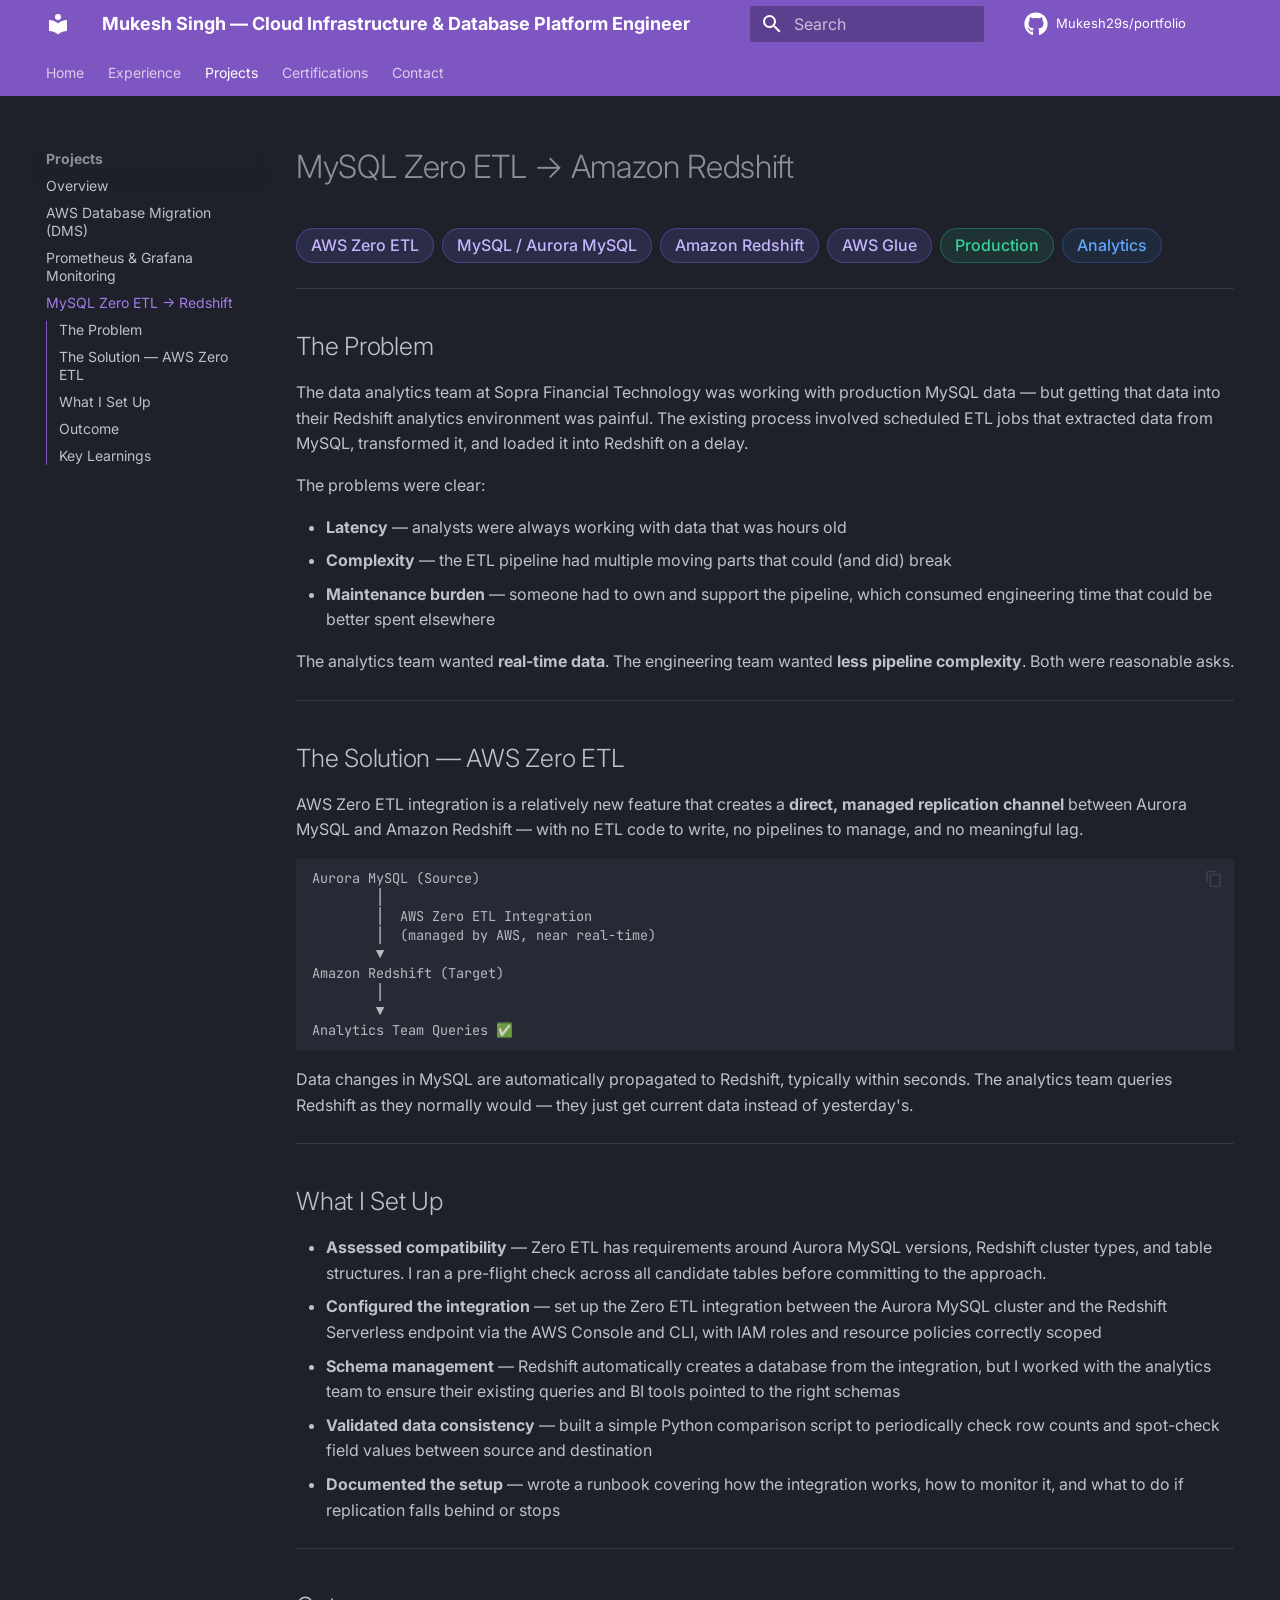
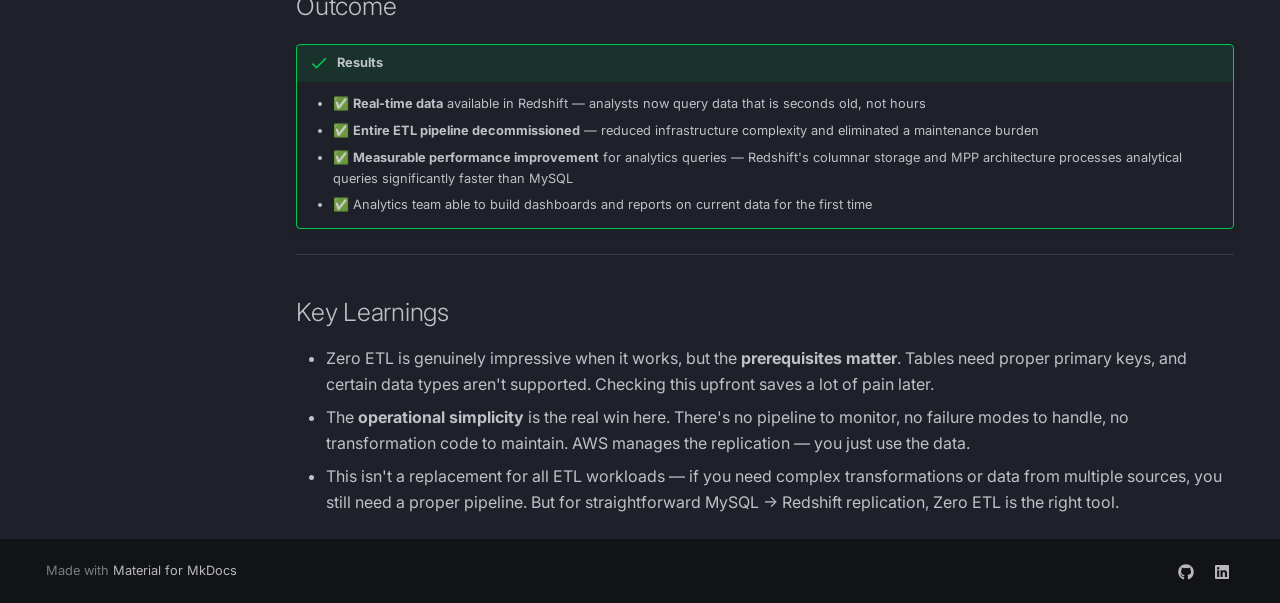
<file: projects/zero-etl-redshift/index.html>
<!doctype html>
<html lang="en" class="no-js">
  <head>
    
      <meta charset="utf-8">
      <meta name="viewport" content="width=device-width,initial-scale=1">
      
        <meta name="description" content="Senior Cloud Infrastructure & Database Platform Engineer with 18+ years of experience across AWS cloud services, Oracle, PostgreSQL, and MySQL.
">
      
      
        <meta name="author" content="Mukesh Singh">
      
      
        <link rel="canonical" href="https://mukesh29s.github.io/portfolio/projects/zero-etl-redshift/">
      
      
        <link rel="prev" href="../monitoring/">
      
      
        <link rel="next" href="../../certifications/">
      
      
        
      
      
      <link rel="icon" href="../../assets/images/favicon.png">
      <meta name="generator" content="mkdocs-1.6.1, mkdocs-material-9.7.6">
    
    
      
        <title>MySQL Zero ETL → Redshift - Mukesh Singh — Cloud Infrastructure & Database Platform Engineer</title>
      
    
    
      <link rel="stylesheet" href="../../assets/stylesheets/main.484c7ddc.min.css">
      
        
        <link rel="stylesheet" href="../../assets/stylesheets/palette.ab4e12ef.min.css">
      
      


    
    
      
    
    
      
        
        
        <link rel="preconnect" href="https://fonts.gstatic.com" crossorigin>
        <link rel="stylesheet" href="https://fonts.googleapis.com/css?family=Inter:300,300i,400,400i,700,700i%7CJetBrains+Mono:400,400i,700,700i&display=fallback">
        <style>:root{--md-text-font:"Inter";--md-code-font:"JetBrains Mono"}</style>
      
    
    
      <link rel="stylesheet" href="../../stylesheets/extra.css">
    
    <script>__md_scope=new URL("../..",location),__md_hash=e=>[...e].reduce(((e,_)=>(e<<5)-e+_.charCodeAt(0)),0),__md_get=(e,_=localStorage,t=__md_scope)=>JSON.parse(_.getItem(t.pathname+"."+e)),__md_set=(e,_,t=localStorage,a=__md_scope)=>{try{t.setItem(a.pathname+"."+e,JSON.stringify(_))}catch(e){}}</script>
    
      
  


  
  

<script id="__analytics">function __md_analytics(){function e(){dataLayer.push(arguments)}window.dataLayer=window.dataLayer||[],e("js",new Date),e("config",""),document.addEventListener("DOMContentLoaded",(function(){document.forms.search&&document.forms.search.query.addEventListener("blur",(function(){this.value&&e("event","search",{search_term:this.value})}));document$.subscribe((function(){var t=document.forms.feedback;if(void 0!==t)for(var a of t.querySelectorAll("[type=submit]"))a.addEventListener("click",(function(a){a.preventDefault();var n=document.location.pathname,d=this.getAttribute("data-md-value");e("event","feedback",{page:n,data:d}),t.firstElementChild.disabled=!0;var r=t.querySelector(".md-feedback__note [data-md-value='"+d+"']");r&&(r.hidden=!1)})),t.hidden=!1})),location$.subscribe((function(t){e("config","",{page_path:t.pathname})}))}));var t=document.createElement("script");t.async=!0,t.src="https://www.googletagmanager.com/gtag/js?id=",document.getElementById("__analytics").insertAdjacentElement("afterEnd",t)}</script>
  
    <script>"undefined"!=typeof __md_analytics&&__md_analytics()</script>
  

    
    
  </head>
  
  
    
    
    
    
    
    <body dir="ltr" data-md-color-scheme="slate" data-md-color-primary="deep-purple" data-md-color-accent="purple">
  
    
    <input class="md-toggle" data-md-toggle="drawer" type="checkbox" id="__drawer" autocomplete="off">
    <input class="md-toggle" data-md-toggle="search" type="checkbox" id="__search" autocomplete="off">
    <label class="md-overlay" for="__drawer"></label>
    <div data-md-component="skip">
      
        
        <a href="#mysql-zero-etl-amazon-redshift" class="md-skip">
          Skip to content
        </a>
      
    </div>
    <div data-md-component="announce">
      
    </div>
    
    
      

<header class="md-header" data-md-component="header">
  <nav class="md-header__inner md-grid" aria-label="Header">
    <a href="../.." title="Mukesh Singh — Cloud Infrastructure &amp; Database Platform Engineer" class="md-header__button md-logo" aria-label="Mukesh Singh — Cloud Infrastructure & Database Platform Engineer" data-md-component="logo">
      
  
  <svg xmlns="http://www.w3.org/2000/svg" viewBox="0 0 24 24"><path d="M12 8a3 3 0 0 0 3-3 3 3 0 0 0-3-3 3 3 0 0 0-3 3 3 3 0 0 0 3 3m0 3.54C9.64 9.35 6.5 8 3 8v11c3.5 0 6.64 1.35 9 3.54 2.36-2.19 5.5-3.54 9-3.54V8c-3.5 0-6.64 1.35-9 3.54"/></svg>

    </a>
    <label class="md-header__button md-icon" for="__drawer">
      
      <svg xmlns="http://www.w3.org/2000/svg" viewBox="0 0 24 24"><path d="M3 6h18v2H3zm0 5h18v2H3zm0 5h18v2H3z"/></svg>
    </label>
    <div class="md-header__title" data-md-component="header-title">
      <div class="md-header__ellipsis">
        <div class="md-header__topic">
          <span class="md-ellipsis">
            Mukesh Singh — Cloud Infrastructure & Database Platform Engineer
          </span>
        </div>
        <div class="md-header__topic" data-md-component="header-topic">
          <span class="md-ellipsis">
            
              MySQL Zero ETL → Redshift
            
          </span>
        </div>
      </div>
    </div>
    
      
    
    
    
    
      
      
        <label class="md-header__button md-icon" for="__search">
          
          <svg xmlns="http://www.w3.org/2000/svg" viewBox="0 0 24 24"><path d="M9.5 3A6.5 6.5 0 0 1 16 9.5c0 1.61-.59 3.09-1.56 4.23l.27.27h.79l5 5-1.5 1.5-5-5v-.79l-.27-.27A6.52 6.52 0 0 1 9.5 16 6.5 6.5 0 0 1 3 9.5 6.5 6.5 0 0 1 9.5 3m0 2C7 5 5 7 5 9.5S7 14 9.5 14 14 12 14 9.5 12 5 9.5 5"/></svg>
        </label>
        <div class="md-search" data-md-component="search" role="dialog">
  <label class="md-search__overlay" for="__search"></label>
  <div class="md-search__inner" role="search">
    <form class="md-search__form" name="search">
      <input type="text" class="md-search__input" name="query" aria-label="Search" placeholder="Search" autocapitalize="off" autocorrect="off" autocomplete="off" spellcheck="false" data-md-component="search-query" required>
      <label class="md-search__icon md-icon" for="__search">
        
        <svg xmlns="http://www.w3.org/2000/svg" viewBox="0 0 24 24"><path d="M9.5 3A6.5 6.5 0 0 1 16 9.5c0 1.61-.59 3.09-1.56 4.23l.27.27h.79l5 5-1.5 1.5-5-5v-.79l-.27-.27A6.52 6.52 0 0 1 9.5 16 6.5 6.5 0 0 1 3 9.5 6.5 6.5 0 0 1 9.5 3m0 2C7 5 5 7 5 9.5S7 14 9.5 14 14 12 14 9.5 12 5 9.5 5"/></svg>
        
        <svg xmlns="http://www.w3.org/2000/svg" viewBox="0 0 24 24"><path d="M20 11v2H8l5.5 5.5-1.42 1.42L4.16 12l7.92-7.92L13.5 5.5 8 11z"/></svg>
      </label>
      <nav class="md-search__options" aria-label="Search">
        
        <button type="reset" class="md-search__icon md-icon" title="Clear" aria-label="Clear" tabindex="-1">
          
          <svg xmlns="http://www.w3.org/2000/svg" viewBox="0 0 24 24"><path d="M19 6.41 17.59 5 12 10.59 6.41 5 5 6.41 10.59 12 5 17.59 6.41 19 12 13.41 17.59 19 19 17.59 13.41 12z"/></svg>
        </button>
      </nav>
      
    </form>
    <div class="md-search__output">
      <div class="md-search__scrollwrap" tabindex="0" data-md-scrollfix>
        <div class="md-search-result" data-md-component="search-result">
          <div class="md-search-result__meta">
            Initializing search
          </div>
          <ol class="md-search-result__list" role="presentation"></ol>
        </div>
      </div>
    </div>
  </div>
</div>
      
    
    
      <div class="md-header__source">
        <a href="https://github.com/Mukesh29s/portfolio" title="Go to repository" class="md-source" data-md-component="source">
  <div class="md-source__icon md-icon">
    
    <svg xmlns="http://www.w3.org/2000/svg" viewBox="0 0 512 512"><!--! Font Awesome Free 7.1.0 by @fontawesome - https://fontawesome.com License - https://fontawesome.com/license/free (Icons: CC BY 4.0, Fonts: SIL OFL 1.1, Code: MIT License) Copyright 2025 Fonticons, Inc.--><path d="M173.9 397.4c0 2-2.3 3.6-5.2 3.6-3.3.3-5.6-1.3-5.6-3.6 0-2 2.3-3.6 5.2-3.6 3-.3 5.6 1.3 5.6 3.6m-31.1-4.5c-.7 2 1.3 4.3 4.3 4.9 2.6 1 5.6 0 6.2-2s-1.3-4.3-4.3-5.2c-2.6-.7-5.5.3-6.2 2.3m44.2-1.7c-2.9.7-4.9 2.6-4.6 4.9.3 2 2.9 3.3 5.9 2.6 2.9-.7 4.9-2.6 4.6-4.6-.3-1.9-3-3.2-5.9-2.9M252.8 8C114.1 8 8 113.3 8 252c0 110.9 69.8 205.8 169.5 239.2 12.8 2.3 17.3-5.6 17.3-12.1 0-6.2-.3-40.4-.3-61.4 0 0-70 15-84.7-29.8 0 0-11.4-29.1-27.8-36.6 0 0-22.9-15.7 1.6-15.4 0 0 24.9 2 38.6 25.8 21.9 38.6 58.6 27.5 72.9 20.9 2.3-16 8.8-27.1 16-33.7-55.9-6.2-112.3-14.3-112.3-110.5 0-27.5 7.6-41.3 23.6-58.9-2.6-6.5-11.1-33.3 2.6-67.9 20.9-6.5 69 27 69 27 20-5.6 41.5-8.5 62.8-8.5s42.8 2.9 62.8 8.5c0 0 48.1-33.6 69-27 13.7 34.7 5.2 61.4 2.6 67.9 16 17.7 25.8 31.5 25.8 58.9 0 96.5-58.9 104.2-114.8 110.5 9.2 7.9 17 22.9 17 46.4 0 33.7-.3 75.4-.3 83.6 0 6.5 4.6 14.4 17.3 12.1C436.2 457.8 504 362.9 504 252 504 113.3 391.5 8 252.8 8M105.2 352.9c-1.3 1-1 3.3.7 5.2 1.6 1.6 3.9 2.3 5.2 1 1.3-1 1-3.3-.7-5.2-1.6-1.6-3.9-2.3-5.2-1m-10.8-8.1c-.7 1.3.3 2.9 2.3 3.9 1.6 1 3.6.7 4.3-.7.7-1.3-.3-2.9-2.3-3.9-2-.6-3.6-.3-4.3.7m32.4 35.6c-1.6 1.3-1 4.3 1.3 6.2 2.3 2.3 5.2 2.6 6.5 1 1.3-1.3.7-4.3-1.3-6.2-2.2-2.3-5.2-2.6-6.5-1m-11.4-14.7c-1.6 1-1.6 3.6 0 5.9s4.3 3.3 5.6 2.3c1.6-1.3 1.6-3.9 0-6.2-1.4-2.3-4-3.3-5.6-2"/></svg>
  </div>
  <div class="md-source__repository">
    Mukesh29s/portfolio
  </div>
</a>
      </div>
    
  </nav>
  
</header>
    
    <div class="md-container" data-md-component="container">
      
      
        
          
            
<nav class="md-tabs" aria-label="Tabs" data-md-component="tabs">
  <div class="md-grid">
    <ul class="md-tabs__list">
      
        
  
  
  
  
    <li class="md-tabs__item">
      <a href="../.." class="md-tabs__link">
        
  
  
    
  
  Home

      </a>
    </li>
  

      
        
  
  
  
  
    <li class="md-tabs__item">
      <a href="../../experience/" class="md-tabs__link">
        
  
  
    
  
  Experience

      </a>
    </li>
  

      
        
  
  
  
    
  
  
    
    
      <li class="md-tabs__item md-tabs__item--active">
        <a href="../" class="md-tabs__link">
          
  
  
  Projects

        </a>
      </li>
    
  

      
        
  
  
  
  
    <li class="md-tabs__item">
      <a href="../../certifications/" class="md-tabs__link">
        
  
  
    
  
  Certifications

      </a>
    </li>
  

      
        
  
  
  
  
    <li class="md-tabs__item">
      <a href="../../contact/" class="md-tabs__link">
        
  
  
    
  
  Contact

      </a>
    </li>
  

      
    </ul>
  </div>
</nav>
          
        
      
      <main class="md-main" data-md-component="main">
        <div class="md-main__inner md-grid">
          
            
              
              <div class="md-sidebar md-sidebar--primary" data-md-component="sidebar" data-md-type="navigation" >
                <div class="md-sidebar__scrollwrap">
                  <div class="md-sidebar__inner">
                    


  


  

<nav class="md-nav md-nav--primary md-nav--lifted md-nav--integrated" aria-label="Navigation" data-md-level="0">
  <label class="md-nav__title" for="__drawer">
    <a href="../.." title="Mukesh Singh — Cloud Infrastructure &amp; Database Platform Engineer" class="md-nav__button md-logo" aria-label="Mukesh Singh — Cloud Infrastructure & Database Platform Engineer" data-md-component="logo">
      
  
  <svg xmlns="http://www.w3.org/2000/svg" viewBox="0 0 24 24"><path d="M12 8a3 3 0 0 0 3-3 3 3 0 0 0-3-3 3 3 0 0 0-3 3 3 3 0 0 0 3 3m0 3.54C9.64 9.35 6.5 8 3 8v11c3.5 0 6.64 1.35 9 3.54 2.36-2.19 5.5-3.54 9-3.54V8c-3.5 0-6.64 1.35-9 3.54"/></svg>

    </a>
    Mukesh Singh — Cloud Infrastructure & Database Platform Engineer
  </label>
  
    <div class="md-nav__source">
      <a href="https://github.com/Mukesh29s/portfolio" title="Go to repository" class="md-source" data-md-component="source">
  <div class="md-source__icon md-icon">
    
    <svg xmlns="http://www.w3.org/2000/svg" viewBox="0 0 512 512"><!--! Font Awesome Free 7.1.0 by @fontawesome - https://fontawesome.com License - https://fontawesome.com/license/free (Icons: CC BY 4.0, Fonts: SIL OFL 1.1, Code: MIT License) Copyright 2025 Fonticons, Inc.--><path d="M173.9 397.4c0 2-2.3 3.6-5.2 3.6-3.3.3-5.6-1.3-5.6-3.6 0-2 2.3-3.6 5.2-3.6 3-.3 5.6 1.3 5.6 3.6m-31.1-4.5c-.7 2 1.3 4.3 4.3 4.9 2.6 1 5.6 0 6.2-2s-1.3-4.3-4.3-5.2c-2.6-.7-5.5.3-6.2 2.3m44.2-1.7c-2.9.7-4.9 2.6-4.6 4.9.3 2 2.9 3.3 5.9 2.6 2.9-.7 4.9-2.6 4.6-4.6-.3-1.9-3-3.2-5.9-2.9M252.8 8C114.1 8 8 113.3 8 252c0 110.9 69.8 205.8 169.5 239.2 12.8 2.3 17.3-5.6 17.3-12.1 0-6.2-.3-40.4-.3-61.4 0 0-70 15-84.7-29.8 0 0-11.4-29.1-27.8-36.6 0 0-22.9-15.7 1.6-15.4 0 0 24.9 2 38.6 25.8 21.9 38.6 58.6 27.5 72.9 20.9 2.3-16 8.8-27.1 16-33.7-55.9-6.2-112.3-14.3-112.3-110.5 0-27.5 7.6-41.3 23.6-58.9-2.6-6.5-11.1-33.3 2.6-67.9 20.9-6.5 69 27 69 27 20-5.6 41.5-8.5 62.8-8.5s42.8 2.9 62.8 8.5c0 0 48.1-33.6 69-27 13.7 34.7 5.2 61.4 2.6 67.9 16 17.7 25.8 31.5 25.8 58.9 0 96.5-58.9 104.2-114.8 110.5 9.2 7.9 17 22.9 17 46.4 0 33.7-.3 75.4-.3 83.6 0 6.5 4.6 14.4 17.3 12.1C436.2 457.8 504 362.9 504 252 504 113.3 391.5 8 252.8 8M105.2 352.9c-1.3 1-1 3.3.7 5.2 1.6 1.6 3.9 2.3 5.2 1 1.3-1 1-3.3-.7-5.2-1.6-1.6-3.9-2.3-5.2-1m-10.8-8.1c-.7 1.3.3 2.9 2.3 3.9 1.6 1 3.6.7 4.3-.7.7-1.3-.3-2.9-2.3-3.9-2-.6-3.6-.3-4.3.7m32.4 35.6c-1.6 1.3-1 4.3 1.3 6.2 2.3 2.3 5.2 2.6 6.5 1 1.3-1.3.7-4.3-1.3-6.2-2.2-2.3-5.2-2.6-6.5-1m-11.4-14.7c-1.6 1-1.6 3.6 0 5.9s4.3 3.3 5.6 2.3c1.6-1.3 1.6-3.9 0-6.2-1.4-2.3-4-3.3-5.6-2"/></svg>
  </div>
  <div class="md-source__repository">
    Mukesh29s/portfolio
  </div>
</a>
    </div>
  
  <ul class="md-nav__list" data-md-scrollfix>
    
      
      
  
  
  
  
    <li class="md-nav__item">
      <a href="../.." class="md-nav__link">
        
  
  
  <span class="md-ellipsis">
    
  
    Home
  

    
  </span>
  
  

      </a>
    </li>
  

    
      
      
  
  
  
  
    <li class="md-nav__item">
      <a href="../../experience/" class="md-nav__link">
        
  
  
  <span class="md-ellipsis">
    
  
    Experience
  

    
  </span>
  
  

      </a>
    </li>
  

    
      
      
  
  
    
  
  
  
    
    
    
    
      
        
        
      
      
    
    
    <li class="md-nav__item md-nav__item--active md-nav__item--section md-nav__item--nested">
      
        
        
        <input class="md-nav__toggle md-toggle " type="checkbox" id="__nav_3" checked>
        
          
          <label class="md-nav__link" for="__nav_3" id="__nav_3_label" tabindex="">
            
  
  
  <span class="md-ellipsis">
    
  
    Projects
  

    
  </span>
  
  

            <span class="md-nav__icon md-icon"></span>
          </label>
        
        <nav class="md-nav" data-md-level="1" aria-labelledby="__nav_3_label" aria-expanded="true">
          <label class="md-nav__title" for="__nav_3">
            <span class="md-nav__icon md-icon"></span>
            
  
    Projects
  

          </label>
          <ul class="md-nav__list" data-md-scrollfix>
            
              
                
  
  
  
  
    <li class="md-nav__item">
      <a href="../" class="md-nav__link">
        
  
  
  <span class="md-ellipsis">
    
  
    Overview
  

    
  </span>
  
  

      </a>
    </li>
  

              
            
              
                
  
  
  
  
    <li class="md-nav__item">
      <a href="../aws-dms-migration/" class="md-nav__link">
        
  
  
  <span class="md-ellipsis">
    
  
    AWS Database Migration (DMS)
  

    
  </span>
  
  

      </a>
    </li>
  

              
            
              
                
  
  
  
  
    <li class="md-nav__item">
      <a href="../monitoring/" class="md-nav__link">
        
  
  
  <span class="md-ellipsis">
    
  
    Prometheus & Grafana Monitoring
  

    
  </span>
  
  

      </a>
    </li>
  

              
            
              
                
  
  
    
  
  
  
    <li class="md-nav__item md-nav__item--active">
      
      <input class="md-nav__toggle md-toggle" type="checkbox" id="__toc">
      
      
        
      
      
        <label class="md-nav__link md-nav__link--active" for="__toc">
          
  
  
  <span class="md-ellipsis">
    
  
    MySQL Zero ETL → Redshift
  

    
  </span>
  
  

          <span class="md-nav__icon md-icon"></span>
        </label>
      
      <a href="./" class="md-nav__link md-nav__link--active">
        
  
  
  <span class="md-ellipsis">
    
  
    MySQL Zero ETL → Redshift
  

    
  </span>
  
  

      </a>
      
        

<nav class="md-nav md-nav--secondary" aria-label="Table of contents">
  
  
  
    
  
  
    <label class="md-nav__title" for="__toc">
      <span class="md-nav__icon md-icon"></span>
      Table of contents
    </label>
    <ul class="md-nav__list" data-md-component="toc" data-md-scrollfix>
      
        <li class="md-nav__item">
  <a href="#the-problem" class="md-nav__link">
    <span class="md-ellipsis">
      
        The Problem
      
    </span>
  </a>
  
</li>
      
        <li class="md-nav__item">
  <a href="#the-solution-aws-zero-etl" class="md-nav__link">
    <span class="md-ellipsis">
      
        The Solution — AWS Zero ETL
      
    </span>
  </a>
  
</li>
      
        <li class="md-nav__item">
  <a href="#what-i-set-up" class="md-nav__link">
    <span class="md-ellipsis">
      
        What I Set Up
      
    </span>
  </a>
  
</li>
      
        <li class="md-nav__item">
  <a href="#outcome" class="md-nav__link">
    <span class="md-ellipsis">
      
        Outcome
      
    </span>
  </a>
  
</li>
      
        <li class="md-nav__item">
  <a href="#key-learnings" class="md-nav__link">
    <span class="md-ellipsis">
      
        Key Learnings
      
    </span>
  </a>
  
</li>
      
    </ul>
  
</nav>
      
    </li>
  

              
            
          </ul>
        </nav>
      
    </li>
  

    
      
      
  
  
  
  
    <li class="md-nav__item">
      <a href="../../certifications/" class="md-nav__link">
        
  
  
  <span class="md-ellipsis">
    
  
    Certifications
  

    
  </span>
  
  

      </a>
    </li>
  

    
      
      
  
  
  
  
    <li class="md-nav__item">
      <a href="../../contact/" class="md-nav__link">
        
  
  
  <span class="md-ellipsis">
    
  
    Contact
  

    
  </span>
  
  

      </a>
    </li>
  

    
  </ul>
</nav>
                  </div>
                </div>
              </div>
            
            
          
          
            <div class="md-content" data-md-component="content">
              
              <article class="md-content__inner md-typeset">
                
                  


  
  


<h1 id="mysql-zero-etl-amazon-redshift">MySQL Zero ETL → Amazon Redshift</h1>
<div class="badge-row">
  <span class="badge">AWS Zero ETL</span>
  <span class="badge">MySQL / Aurora MySQL</span>
  <span class="badge">Amazon Redshift</span>
  <span class="badge">AWS Glue</span>
  <span class="badge badge-green">Production</span>
  <span class="badge badge-blue">Analytics</span>
</div>

<hr />
<h2 id="the-problem">The Problem</h2>
<p>The data analytics team at Sopra Financial Technology was working with production MySQL data — but getting that data into their Redshift analytics environment was painful. The existing process involved scheduled ETL jobs that extracted data from MySQL, transformed it, and loaded it into Redshift on a delay.</p>
<p>The problems were clear:</p>
<ul>
<li><strong>Latency</strong> — analysts were always working with data that was hours old</li>
<li><strong>Complexity</strong> — the ETL pipeline had multiple moving parts that could (and did) break</li>
<li><strong>Maintenance burden</strong> — someone had to own and support the pipeline, which consumed engineering time that could be better spent elsewhere</li>
</ul>
<p>The analytics team wanted <strong>real-time data</strong>. The engineering team wanted <strong>less pipeline complexity</strong>. Both were reasonable asks.</p>
<hr />
<h2 id="the-solution-aws-zero-etl">The Solution — AWS Zero ETL</h2>
<p>AWS Zero ETL integration is a relatively new feature that creates a <strong>direct, managed replication channel</strong> between Aurora MySQL and Amazon Redshift — with no ETL code to write, no pipelines to manage, and no meaningful lag.</p>
<div class="highlight"><pre><span></span><code><a id="__codelineno-0-1" name="__codelineno-0-1" href="#__codelineno-0-1"></a>Aurora MySQL (Source)
<a id="__codelineno-0-2" name="__codelineno-0-2" href="#__codelineno-0-2"></a>        │
<a id="__codelineno-0-3" name="__codelineno-0-3" href="#__codelineno-0-3"></a>        │  AWS Zero ETL Integration
<a id="__codelineno-0-4" name="__codelineno-0-4" href="#__codelineno-0-4"></a>        │  (managed by AWS, near real-time)
<a id="__codelineno-0-5" name="__codelineno-0-5" href="#__codelineno-0-5"></a>        ▼
<a id="__codelineno-0-6" name="__codelineno-0-6" href="#__codelineno-0-6"></a>Amazon Redshift (Target)
<a id="__codelineno-0-7" name="__codelineno-0-7" href="#__codelineno-0-7"></a>        │
<a id="__codelineno-0-8" name="__codelineno-0-8" href="#__codelineno-0-8"></a>        ▼
<a id="__codelineno-0-9" name="__codelineno-0-9" href="#__codelineno-0-9"></a>Analytics Team Queries ✅
</code></pre></div>
<p>Data changes in MySQL are automatically propagated to Redshift, typically within seconds. The analytics team queries Redshift as they normally would — they just get current data instead of yesterday's.</p>
<hr />
<h2 id="what-i-set-up">What I Set Up</h2>
<ul>
<li><strong>Assessed compatibility</strong> — Zero ETL has requirements around Aurora MySQL versions, Redshift cluster types, and table structures. I ran a pre-flight check across all candidate tables before committing to the approach.</li>
<li><strong>Configured the integration</strong> — set up the Zero ETL integration between the Aurora MySQL cluster and the Redshift Serverless endpoint via the AWS Console and CLI, with IAM roles and resource policies correctly scoped</li>
<li><strong>Schema management</strong> — Redshift automatically creates a database from the integration, but I worked with the analytics team to ensure their existing queries and BI tools pointed to the right schemas</li>
<li><strong>Validated data consistency</strong> — built a simple Python comparison script to periodically check row counts and spot-check field values between source and destination</li>
<li><strong>Documented the setup</strong> — wrote a runbook covering how the integration works, how to monitor it, and what to do if replication falls behind or stops</li>
</ul>
<hr />
<h2 id="outcome">Outcome</h2>
<div class="admonition success">
<p class="admonition-title">Results</p>
<ul>
<li>✅ <strong>Real-time data</strong> available in Redshift — analysts now query data that is seconds old, not hours</li>
<li>✅ <strong>Entire ETL pipeline decommissioned</strong> — reduced infrastructure complexity and eliminated a maintenance burden</li>
<li>✅ <strong>Measurable performance improvement</strong> for analytics queries — Redshift's columnar storage and MPP architecture processes analytical queries significantly faster than MySQL</li>
<li>✅ Analytics team able to build dashboards and reports on current data for the first time</li>
</ul>
</div>
<hr />
<h2 id="key-learnings">Key Learnings</h2>
<ul>
<li>Zero ETL is genuinely impressive when it works, but the <strong>prerequisites matter</strong>. Tables need proper primary keys, and certain data types aren't supported. Checking this upfront saves a lot of pain later.</li>
<li>The <strong>operational simplicity</strong> is the real win here. There's no pipeline to monitor, no failure modes to handle, no transformation code to maintain. AWS manages the replication — you just use the data.</li>
<li>This isn't a replacement for all ETL workloads — if you need complex transformations or data from multiple sources, you still need a proper pipeline. But for straightforward MySQL → Redshift replication, Zero ETL is the right tool.</li>
</ul>









  




                
              </article>
            </div>
          
          
<script>var target=document.getElementById(location.hash.slice(1));target&&target.name&&(target.checked=target.name.startsWith("__tabbed_"))</script>
        </div>
        
          <button type="button" class="md-top md-icon" data-md-component="top" hidden>
  
  <svg xmlns="http://www.w3.org/2000/svg" viewBox="0 0 24 24"><path d="M13 20h-2V8l-5.5 5.5-1.42-1.42L12 4.16l7.92 7.92-1.42 1.42L13 8z"/></svg>
  Back to top
</button>
        
      </main>
      
        <footer class="md-footer">
  
  <div class="md-footer-meta md-typeset">
    <div class="md-footer-meta__inner md-grid">
      <div class="md-copyright">
  
  
    Made with
    <a href="https://squidfunk.github.io/mkdocs-material/" target="_blank" rel="noopener">
      Material for MkDocs
    </a>
  
</div>
      
        
<div class="md-social">
  
    
    
    
    
    <a href="https://github.com/Mukesh29s" target="_blank" rel="noopener" title="GitHub" class="md-social__link">
      <svg xmlns="http://www.w3.org/2000/svg" viewBox="0 0 512 512"><!--! Font Awesome Free 7.1.0 by @fontawesome - https://fontawesome.com License - https://fontawesome.com/license/free (Icons: CC BY 4.0, Fonts: SIL OFL 1.1, Code: MIT License) Copyright 2025 Fonticons, Inc.--><path d="M173.9 397.4c0 2-2.3 3.6-5.2 3.6-3.3.3-5.6-1.3-5.6-3.6 0-2 2.3-3.6 5.2-3.6 3-.3 5.6 1.3 5.6 3.6m-31.1-4.5c-.7 2 1.3 4.3 4.3 4.9 2.6 1 5.6 0 6.2-2s-1.3-4.3-4.3-5.2c-2.6-.7-5.5.3-6.2 2.3m44.2-1.7c-2.9.7-4.9 2.6-4.6 4.9.3 2 2.9 3.3 5.9 2.6 2.9-.7 4.9-2.6 4.6-4.6-.3-1.9-3-3.2-5.9-2.9M252.8 8C114.1 8 8 113.3 8 252c0 110.9 69.8 205.8 169.5 239.2 12.8 2.3 17.3-5.6 17.3-12.1 0-6.2-.3-40.4-.3-61.4 0 0-70 15-84.7-29.8 0 0-11.4-29.1-27.8-36.6 0 0-22.9-15.7 1.6-15.4 0 0 24.9 2 38.6 25.8 21.9 38.6 58.6 27.5 72.9 20.9 2.3-16 8.8-27.1 16-33.7-55.9-6.2-112.3-14.3-112.3-110.5 0-27.5 7.6-41.3 23.6-58.9-2.6-6.5-11.1-33.3 2.6-67.9 20.9-6.5 69 27 69 27 20-5.6 41.5-8.5 62.8-8.5s42.8 2.9 62.8 8.5c0 0 48.1-33.6 69-27 13.7 34.7 5.2 61.4 2.6 67.9 16 17.7 25.8 31.5 25.8 58.9 0 96.5-58.9 104.2-114.8 110.5 9.2 7.9 17 22.9 17 46.4 0 33.7-.3 75.4-.3 83.6 0 6.5 4.6 14.4 17.3 12.1C436.2 457.8 504 362.9 504 252 504 113.3 391.5 8 252.8 8M105.2 352.9c-1.3 1-1 3.3.7 5.2 1.6 1.6 3.9 2.3 5.2 1 1.3-1 1-3.3-.7-5.2-1.6-1.6-3.9-2.3-5.2-1m-10.8-8.1c-.7 1.3.3 2.9 2.3 3.9 1.6 1 3.6.7 4.3-.7.7-1.3-.3-2.9-2.3-3.9-2-.6-3.6-.3-4.3.7m32.4 35.6c-1.6 1.3-1 4.3 1.3 6.2 2.3 2.3 5.2 2.6 6.5 1 1.3-1.3.7-4.3-1.3-6.2-2.2-2.3-5.2-2.6-6.5-1m-11.4-14.7c-1.6 1-1.6 3.6 0 5.9s4.3 3.3 5.6 2.3c1.6-1.3 1.6-3.9 0-6.2-1.4-2.3-4-3.3-5.6-2"/></svg>
    </a>
  
    
    
    
    
    <a href="https://www.linkedin.com/in/mukeshsingh-db/" target="_blank" rel="noopener" title="LinkedIn" class="md-social__link">
      <svg xmlns="http://www.w3.org/2000/svg" viewBox="0 0 448 512"><!--! Font Awesome Free 7.1.0 by @fontawesome - https://fontawesome.com License - https://fontawesome.com/license/free (Icons: CC BY 4.0, Fonts: SIL OFL 1.1, Code: MIT License) Copyright 2025 Fonticons, Inc.--><path d="M416 32H31.9C14.3 32 0 46.5 0 64.3v383.4C0 465.5 14.3 480 31.9 480H416c17.6 0 32-14.5 32-32.3V64.3c0-17.8-14.4-32.3-32-32.3M135.4 416H69V202.2h66.5V416zM102.2 96a38.5 38.5 0 1 1 0 77 38.5 38.5 0 1 1 0-77m282.1 320h-66.4V312c0-24.8-.5-56.7-34.5-56.7-34.6 0-39.9 27-39.9 54.9V416h-66.4V202.2h63.7v29.2h.9c8.9-16.8 30.6-34.5 62.9-34.5 67.2 0 79.7 44.3 79.7 101.9z"/></svg>
    </a>
  
</div>
      
    </div>
  </div>
</footer>
      
    </div>
    <div class="md-dialog" data-md-component="dialog">
      <div class="md-dialog__inner md-typeset"></div>
    </div>
    
    
    
      
      
      <script id="__config" type="application/json">{"annotate": null, "base": "../..", "features": ["navigation.tabs", "navigation.top", "navigation.instant", "content.code.copy", "toc.integrate"], "search": "../../assets/javascripts/workers/search.2c215733.min.js", "tags": null, "translations": {"clipboard.copied": "Copied to clipboard", "clipboard.copy": "Copy to clipboard", "search.result.more.one": "1 more on this page", "search.result.more.other": "# more on this page", "search.result.none": "No matching documents", "search.result.one": "1 matching document", "search.result.other": "# matching documents", "search.result.placeholder": "Type to start searching", "search.result.term.missing": "Missing", "select.version": "Select version"}, "version": null}</script>
    
    
      <script src="../../assets/javascripts/bundle.79ae519e.min.js"></script>
      
    
  </body>
</html>
</file>
<file: stylesheets/extra.css>
/* ── Hero Banner ── */
.hero-banner {
  background: linear-gradient(135deg, #1a1040 0%, #2d1b69 50%, #1a1040 100%);
  border: 1px solid rgba(124, 111, 247, 0.3);
  border-radius: 12px;
  padding: 48px 40px;
  margin-bottom: 40px;
  position: relative;
  overflow: hidden;
}

.hero-banner::before {
  content: '';
  position: absolute;
  top: -50%;
  right: -10%;
  width: 400px;
  height: 400px;
  background: radial-gradient(circle, rgba(124,111,247,0.15) 0%, transparent 70%);
  pointer-events: none;
}

.hero-banner h1 {
  font-size: 2.2rem;
  font-weight: 800;
  margin-bottom: 8px;
  color: #fff;
}

.hero-banner .subtitle {
  color: #a78bfa;
  font-size: 1.1rem;
  font-weight: 500;
  margin-bottom: 20px;
}

.hero-banner .bio {
  color: #c4b5fd;
  font-size: 0.95rem;
  line-height: 1.8;
  max-width: 680px;
}

/* ── Badges / Pills ── */
.badge-row {
  display: flex;
  flex-wrap: wrap;
  gap: 8px;
  margin: 20px 0;
}

.badge {
  background: rgba(124, 111, 247, 0.15);
  border: 1px solid rgba(124, 111, 247, 0.35);
  color: #c4b5fd;
  padding: 4px 14px;
  border-radius: 99px;
  font-size: 0.8rem;
  font-weight: 500;
}

.badge-green {
  background: rgba(52, 211, 153, 0.1);
  border: 1px solid rgba(52, 211, 153, 0.3);
  color: #34d399;
}

.badge-blue {
  background: rgba(59, 130, 246, 0.1);
  border: 1px solid rgba(59, 130, 246, 0.3);
  color: #60a5fa;
}

/* ── Stat Cards ── */
.stat-grid {
  display: grid;
  grid-template-columns: repeat(auto-fill, minmax(160px, 1fr));
  gap: 16px;
  margin: 32px 0;
}

.stat-card {
  background: rgba(124, 111, 247, 0.08);
  border: 1px solid rgba(124, 111, 247, 0.2);
  border-radius: 10px;
  padding: 20px;
  text-align: center;
}

.stat-card .number {
  font-size: 2rem;
  font-weight: 800;
  color: #a78bfa;
  line-height: 1;
}

.stat-card .label {
  font-size: 0.78rem;
  color: #8b8a96;
  margin-top: 6px;
}

/* ── Project Cards ── */
.project-grid {
  display: grid;
  grid-template-columns: repeat(auto-fill, minmax(280px, 1fr));
  gap: 20px;
  margin: 24px 0;
}

.project-card {
  background: #18181c;
  border: 1px solid rgba(255,255,255,0.08);
  border-radius: 12px;
  padding: 24px;
  text-decoration: none;
  color: inherit;
  transition: border-color 0.2s, transform 0.2s;
  display: block;
}

.project-card:hover {
  border-color: #7c6ff7;
  transform: translateY(-3px);
}

.project-card .icon { font-size: 2rem; margin-bottom: 12px; }
.project-card h3 { font-size: 1rem; font-weight: 600; margin-bottom: 8px; color: #f0eff4; }
.project-card p { color: #8b8a96; font-size: 0.875rem; }

/* ── Cert Cards ── */
.cert-grid {
  display: grid;
  grid-template-columns: repeat(auto-fill, minmax(260px, 1fr));
  gap: 16px;
  margin: 24px 0;
}

.cert-card {
  background: #18181c;
  border: 1px solid rgba(255,255,255,0.08);
  border-radius: 10px;
  padding: 20px 24px;
  display: flex;
  align-items: flex-start;
  gap: 14px;
}

.cert-card .cert-icon { font-size: 1.6rem; flex-shrink: 0; }
.cert-card .cert-name { font-size: 0.88rem; font-weight: 600; color: #f0eff4; }
.cert-card .cert-issuer { font-size: 0.78rem; color: #8b8a96; margin-top: 2px; }

/* ── Timeline ── */
.timeline-item {
  border-left: 2px solid rgba(124, 111, 247, 0.4);
  padding: 0 0 32px 28px;
  position: relative;
}

.timeline-item::before {
  content: '';
  position: absolute;
  left: -6px;
  top: 4px;
  width: 10px;
  height: 10px;
  border-radius: 50%;
  background: #7c6ff7;
}

.timeline-item .tl-date {
  font-size: 0.78rem;
  color: #7c6ff7;
  font-weight: 600;
  margin-bottom: 4px;
  text-transform: uppercase;
  letter-spacing: 1px;
}

.timeline-item .tl-role {
  font-size: 1.05rem;
  font-weight: 700;
  color: #f0eff4;
}

.timeline-item .tl-company {
  font-size: 0.9rem;
  color: #a78bfa;
  margin-bottom: 12px;
}
</file>
<file: assets/stylesheets/main.484c7ddc.min.css>
@charset "UTF-8";html{-webkit-text-size-adjust:none;-moz-text-size-adjust:none;text-size-adjust:none;box-sizing:border-box}*,:after,:before{box-sizing:inherit}@media (prefers-reduced-motion){*,:after,:before{transition:none!important}}body{margin:0}a,button,input,label{-webkit-tap-highlight-color:transparent}a{color:inherit;text-decoration:none}hr{border:0;box-sizing:initial;display:block;height:.05rem;overflow:visible;padding:0}small{font-size:80%}sub,sup{line-height:1em}img{border-style:none}table{border-collapse:initial;border-spacing:0}td,th{font-weight:400;vertical-align:top}button{background:#0000;border:0;font-family:inherit;font-size:inherit;margin:0;padding:0}input{border:0;outline:none}:root{--md-primary-fg-color:#4051b5;--md-primary-fg-color--light:#5d6cc0;--md-primary-fg-color--dark:#303fa1;--md-primary-bg-color:#fff;--md-primary-bg-color--light:#ffffffb3;--md-accent-fg-color:#526cfe;--md-accent-fg-color--transparent:#526cfe1a;--md-accent-bg-color:#fff;--md-accent-bg-color--light:#ffffffb3}[data-md-color-scheme=default]{color-scheme:light}[data-md-color-scheme=default] img[src$="#gh-dark-mode-only"],[data-md-color-scheme=default] img[src$="#only-dark"]{display:none}:root,[data-md-color-scheme=default]{--md-hue:225deg;--md-default-fg-color:#000000de;--md-default-fg-color--light:#0000008a;--md-default-fg-color--lighter:#00000052;--md-default-fg-color--lightest:#00000012;--md-default-bg-color:#fff;--md-default-bg-color--light:#ffffffb3;--md-default-bg-color--lighter:#ffffff4d;--md-default-bg-color--lightest:#ffffff1f;--md-code-fg-color:#36464e;--md-code-bg-color:#f5f5f5;--md-code-bg-color--light:#f5f5f5b3;--md-code-bg-color--lighter:#f5f5f54d;--md-code-hl-color:#4287ff;--md-code-hl-color--light:#4287ff1a;--md-code-hl-number-color:#d52a2a;--md-code-hl-special-color:#db1457;--md-code-hl-function-color:#a846b9;--md-code-hl-constant-color:#6e59d9;--md-code-hl-keyword-color:#3f6ec6;--md-code-hl-string-color:#1c7d4d;--md-code-hl-name-color:var(--md-code-fg-color);--md-code-hl-operator-color:var(--md-default-fg-color--light);--md-code-hl-punctuation-color:var(--md-default-fg-color--light);--md-code-hl-comment-color:var(--md-default-fg-color--light);--md-code-hl-generic-color:var(--md-default-fg-color--light);--md-code-hl-variable-color:var(--md-default-fg-color--light);--md-typeset-color:var(--md-default-fg-color);--md-typeset-a-color:var(--md-primary-fg-color);--md-typeset-del-color:#f5503d26;--md-typeset-ins-color:#0bd57026;--md-typeset-kbd-color:#fafafa;--md-typeset-kbd-accent-color:#fff;--md-typeset-kbd-border-color:#b8b8b8;--md-typeset-mark-color:#ffff0080;--md-typeset-table-color:#0000001f;--md-typeset-table-color--light:rgba(0,0,0,.035);--md-admonition-fg-color:var(--md-default-fg-color);--md-admonition-bg-color:var(--md-default-bg-color);--md-warning-fg-color:#000000de;--md-warning-bg-color:#ff9;--md-footer-fg-color:#fff;--md-footer-fg-color--light:#ffffffb3;--md-footer-fg-color--lighter:#ffffff73;--md-footer-bg-color:#000000de;--md-footer-bg-color--dark:#00000052;--md-shadow-z1:0 0.2rem 0.5rem #0000000d,0 0 0.05rem #0000001a;--md-shadow-z2:0 0.2rem 0.5rem #0000001a,0 0 0.05rem #00000040;--md-shadow-z3:0 0.2rem 0.5rem #0003,0 0 0.05rem #00000059}.md-icon svg{fill:currentcolor;display:block;height:1.2rem;width:1.2rem}body{-webkit-font-smoothing:antialiased;-moz-osx-font-smoothing:grayscale;--md-text-font-family:var(--md-text-font,_),-apple-system,BlinkMacSystemFont,Helvetica,Arial,sans-serif;--md-code-font-family:var(--md-code-font,_),SFMono-Regular,Consolas,Menlo,monospace}aside,body,input{font-feature-settings:"kern","liga";color:var(--md-typeset-color);font-family:var(--md-text-font-family)}code,kbd,pre{font-feature-settings:"kern";font-family:var(--md-code-font-family)}:root{--md-typeset-table-sort-icon:url('data:image/svg+xml;charset=utf-8,<svg xmlns="http://www.w3.org/2000/svg" viewBox="0 0 24 24"><path d="m18 21-4-4h3V7h-3l4-4 4 4h-3v10h3M2 19v-2h10v2M2 13v-2h7v2M2 7V5h4v2z"/></svg>');--md-typeset-table-sort-icon--asc:url('data:image/svg+xml;charset=utf-8,<svg xmlns="http://www.w3.org/2000/svg" viewBox="0 0 24 24"><path d="M19 17h3l-4 4-4-4h3V3h2M2 17h10v2H2M6 5v2H2V5m0 6h7v2H2z"/></svg>');--md-typeset-table-sort-icon--desc:url('data:image/svg+xml;charset=utf-8,<svg xmlns="http://www.w3.org/2000/svg" viewBox="0 0 24 24"><path d="M19 7h3l-4-4-4 4h3v14h2M2 17h10v2H2M6 5v2H2V5m0 6h7v2H2z"/></svg>')}.md-typeset{-webkit-print-color-adjust:exact;color-adjust:exact;font-size:.8rem;line-height:1.6;overflow-wrap:break-word}@media print{.md-typeset{font-size:.68rem}}.md-typeset blockquote,.md-typeset dl,.md-typeset figure,.md-typeset ol,.md-typeset pre,.md-typeset ul{margin-bottom:1em;margin-top:1em}.md-typeset h1{color:var(--md-default-fg-color--light);font-size:2em;line-height:1.3;margin:0 0 1.25em}.md-typeset h1,.md-typeset h2{font-weight:300;letter-spacing:-.01em}.md-typeset h2{font-size:1.5625em;line-height:1.4;margin:1.6em 0 .64em}.md-typeset h3{font-size:1.25em;font-weight:400;letter-spacing:-.01em;line-height:1.5;margin:1.6em 0 .8em}.md-typeset h2+h3{margin-top:.8em}.md-typeset h4{font-weight:700;letter-spacing:-.01em;margin:1em 0}.md-typeset h5,.md-typeset h6{color:var(--md-default-fg-color--light);font-size:.8em;font-weight:700;letter-spacing:-.01em;margin:1.25em 0}.md-typeset h5{text-transform:uppercase}.md-typeset h5 code{text-transform:none}.md-typeset hr{border-bottom:.05rem solid var(--md-default-fg-color--lightest);display:flow-root;margin:1.5em 0}.md-typeset a{color:var(--md-typeset-a-color);word-break:break-word}.md-typeset a,.md-typeset a:before{transition:color 125ms}.md-typeset a:focus,.md-typeset a:hover{color:var(--md-accent-fg-color)}.md-typeset a:focus code,.md-typeset a:hover code{background-color:var(--md-accent-fg-color--transparent);color:var(--md-accent-fg-color)}.md-typeset a code{color:var(--md-typeset-a-color)}.md-typeset a.focus-visible{outline-color:var(--md-accent-fg-color);outline-offset:.2rem}.md-typeset code,.md-typeset kbd,.md-typeset pre{color:var(--md-code-fg-color);direction:ltr;font-variant-ligatures:none;transition:background-color 125ms}@media print{.md-typeset code,.md-typeset kbd,.md-typeset pre{white-space:pre-wrap}}.md-typeset code{background-color:var(--md-code-bg-color);border-radius:.1rem;-webkit-box-decoration-break:clone;box-decoration-break:clone;font-size:.85em;padding:0 .2941176471em;transition:color 125ms,background-color 125ms;word-break:break-word}.md-typeset code:not(.focus-visible){-webkit-tap-highlight-color:transparent;outline:none}.md-typeset pre{display:flow-root;line-height:1.4;position:relative}.md-typeset pre>code{-webkit-box-decoration-break:slice;box-decoration-break:slice;box-shadow:none;display:block;margin:0;outline-color:var(--md-accent-fg-color);overflow:auto;padding:.7720588235em 1.1764705882em;scrollbar-color:var(--md-default-fg-color--lighter) #0000;scrollbar-width:thin;touch-action:auto;word-break:normal}.md-typeset pre>code:hover{scrollbar-color:var(--md-accent-fg-color) #0000}.md-typeset pre>code::-webkit-scrollbar{height:.2rem;width:.2rem}.md-typeset pre>code::-webkit-scrollbar-thumb{background-color:var(--md-default-fg-color--lighter)}.md-typeset pre>code::-webkit-scrollbar-thumb:hover{background-color:var(--md-accent-fg-color)}.md-typeset kbd{background-color:var(--md-typeset-kbd-color);border-radius:.1rem;box-shadow:0 .1rem 0 .05rem var(--md-typeset-kbd-border-color),0 .1rem 0 var(--md-typeset-kbd-border-color),0 -.1rem .2rem var(--md-typeset-kbd-accent-color) inset;color:var(--md-default-fg-color);display:inline-block;font-size:.75em;padding:0 .6666666667em;vertical-align:text-top;word-break:break-word}.md-typeset mark{background-color:var(--md-typeset-mark-color);-webkit-box-decoration-break:clone;box-decoration-break:clone;color:inherit;word-break:break-word}.md-typeset abbr{cursor:help;text-decoration:none}.md-typeset [data-preview],.md-typeset abbr{border-bottom:.05rem dotted var(--md-default-fg-color--light)}.md-typeset small{opacity:.75}[dir=ltr] .md-typeset sub,[dir=ltr] .md-typeset sup{margin-left:.078125em}[dir=rtl] .md-typeset sub,[dir=rtl] .md-typeset sup{margin-right:.078125em}[dir=ltr] .md-typeset blockquote{padding-left:.6rem}[dir=rtl] .md-typeset blockquote{padding-right:.6rem}[dir=ltr] .md-typeset blockquote{border-left:.2rem solid var(--md-default-fg-color--lighter)}[dir=rtl] .md-typeset blockquote{border-right:.2rem solid var(--md-default-fg-color--lighter)}.md-typeset blockquote{color:var(--md-default-fg-color--light);margin-left:0;margin-right:0}.md-typeset ul{list-style-type:disc}.md-typeset ul[type]{list-style-type:revert-layer}[dir=ltr] .md-typeset ol,[dir=ltr] .md-typeset ul{margin-left:.625em}[dir=rtl] .md-typeset ol,[dir=rtl] .md-typeset ul{margin-right:.625em}.md-typeset ol,.md-typeset ul{padding:0}.md-typeset ol:not([hidden]),.md-typeset ul:not([hidden]){display:flow-root}.md-typeset ol ol,.md-typeset ul ol{list-style-type:lower-alpha}.md-typeset ol ol ol,.md-typeset ul ol ol{list-style-type:lower-roman}.md-typeset ol ol ol ol,.md-typeset ul ol ol ol{list-style-type:upper-alpha}.md-typeset ol ol ol ol ol,.md-typeset ul ol ol ol ol{list-style-type:upper-roman}.md-typeset ol[type],.md-typeset ul[type]{list-style-type:revert-layer}[dir=ltr] .md-typeset ol li,[dir=ltr] .md-typeset ul li{margin-left:1.25em}[dir=rtl] .md-typeset ol li,[dir=rtl] .md-typeset ul li{margin-right:1.25em}.md-typeset ol li,.md-typeset ul li{margin-bottom:.5em}.md-typeset ol li blockquote,.md-typeset ol li p,.md-typeset ul li blockquote,.md-typeset ul li p{margin:.5em 0}.md-typeset ol li:last-child,.md-typeset ul li:last-child{margin-bottom:0}[dir=ltr] .md-typeset ol li ol,[dir=ltr] .md-typeset ol li ul,[dir=ltr] .md-typeset ul li ol,[dir=ltr] .md-typeset ul li ul{margin-left:.625em}[dir=rtl] .md-typeset ol li ol,[dir=rtl] .md-typeset ol li ul,[dir=rtl] .md-typeset ul li ol,[dir=rtl] .md-typeset ul li ul{margin-right:.625em}.md-typeset ol li ol,.md-typeset ol li ul,.md-typeset ul li ol,.md-typeset ul li ul{margin-bottom:.5em;margin-top:.5em}[dir=ltr] .md-typeset dd{margin-left:1.875em}[dir=rtl] .md-typeset dd{margin-right:1.875em}.md-typeset dd{margin-bottom:1.5em;margin-top:1em}.md-typeset img,.md-typeset svg,.md-typeset video{height:auto;max-width:100%}.md-typeset img[align=left]{margin:1em 1em 1em 0}.md-typeset img[align=right]{margin:1em 0 1em 1em}.md-typeset img[align]:only-child{margin-top:0}.md-typeset figure{display:flow-root;margin:1em auto;max-width:100%;text-align:center;width:fit-content}.md-typeset figure img{display:block;margin:0 auto}.md-typeset figcaption{font-style:italic;margin:1em auto;max-width:24rem}.md-typeset iframe{max-width:100%}.md-typeset table:not([class]){background-color:var(--md-default-bg-color);border:.05rem solid var(--md-typeset-table-color);border-radius:.1rem;display:inline-block;font-size:.64rem;max-width:100%;overflow:auto;touch-action:auto}@media print{.md-typeset table:not([class]){display:table}}.md-typeset table:not([class])+*{margin-top:1.5em}.md-typeset table:not([class]) td>:first-child,.md-typeset table:not([class]) th>:first-child{margin-top:0}.md-typeset table:not([class]) td>:last-child,.md-typeset table:not([class]) th>:last-child{margin-bottom:0}.md-typeset table:not([class]) td:not([align]),.md-typeset table:not([class]) th:not([align]){text-align:left}[dir=rtl] .md-typeset table:not([class]) td:not([align]),[dir=rtl] .md-typeset table:not([class]) th:not([align]){text-align:right}.md-typeset table:not([class]) th{font-weight:700;min-width:5rem;padding:.9375em 1.25em;vertical-align:top}.md-typeset table:not([class]) td{border-top:.05rem solid var(--md-typeset-table-color);padding:.9375em 1.25em;vertical-align:top}.md-typeset table:not([class]) tbody tr{transition:background-color 125ms}.md-typeset table:not([class]) tbody tr:hover{background-color:var(--md-typeset-table-color--light);box-shadow:0 .05rem 0 var(--md-default-bg-color) inset}.md-typeset table:not([class]) a{word-break:normal}.md-typeset table th[role=columnheader]{cursor:pointer}[dir=ltr] .md-typeset table th[role=columnheader]:after{margin-left:.5em}[dir=rtl] .md-typeset table th[role=columnheader]:after{margin-right:.5em}.md-typeset table th[role=columnheader]:after{content:"";display:inline-block;height:1.2em;-webkit-mask-image:var(--md-typeset-table-sort-icon);mask-image:var(--md-typeset-table-sort-icon);-webkit-mask-repeat:no-repeat;mask-repeat:no-repeat;-webkit-mask-size:contain;mask-size:contain;transition:background-color 125ms;vertical-align:text-bottom;width:1.2em}.md-typeset table th[role=columnheader]:hover:after{background-color:var(--md-default-fg-color--lighter)}.md-typeset table th[role=columnheader][aria-sort=ascending]:after{background-color:var(--md-default-fg-color--light);-webkit-mask-image:var(--md-typeset-table-sort-icon--asc);mask-image:var(--md-typeset-table-sort-icon--asc)}.md-typeset table th[role=columnheader][aria-sort=descending]:after{background-color:var(--md-default-fg-color--light);-webkit-mask-image:var(--md-typeset-table-sort-icon--desc);mask-image:var(--md-typeset-table-sort-icon--desc)}.md-typeset__scrollwrap{margin:1em -.8rem;overflow-x:auto;touch-action:auto}.md-typeset__table{display:inline-block;margin-bottom:.5em;padding:0 .8rem}@media print{.md-typeset__table{display:block}}html .md-typeset__table table{display:table;margin:0;overflow:hidden;width:100%}@media screen and (max-width:44.984375em){.md-content__inner>pre{margin:1em -.8rem}.md-content__inner>pre code{border-radius:0}}.md-typeset .md-author{border-radius:100%;display:block;flex-shrink:0;height:1.6rem;overflow:hidden;position:relative;transition:color 125ms,transform 125ms;width:1.6rem}.md-typeset .md-author img{display:block}.md-typeset .md-author--more{background:var(--md-default-fg-color--lightest);color:var(--md-default-fg-color--lighter);font-size:.6rem;font-weight:700;line-height:1.6rem;text-align:center}.md-typeset .md-author--long{height:2.4rem;width:2.4rem}.md-typeset a.md-author{transform:scale(1)}.md-typeset a.md-author img{border-radius:100%;filter:grayscale(100%) opacity(75%);transition:filter 125ms}.md-typeset a.md-author:focus,.md-typeset a.md-author:hover{transform:scale(1.1);z-index:1}.md-typeset a.md-author:focus img,.md-typeset a.md-author:hover img{filter:grayscale(0)}.md-banner{background-color:var(--md-footer-bg-color);color:var(--md-footer-fg-color);overflow:auto}@media print{.md-banner{display:none}}.md-banner--warning{background-color:var(--md-warning-bg-color);color:var(--md-warning-fg-color)}.md-banner__inner{font-size:.7rem;margin:.6rem auto;padding:0 .8rem}[dir=ltr] .md-banner__button{float:right}[dir=rtl] .md-banner__button{float:left}.md-banner__button{color:inherit;cursor:pointer;transition:opacity .25s}.no-js .md-banner__button{display:none}.md-banner__button:hover{opacity:.7}html{font-size:125%;height:100%;overflow-x:hidden}@media screen and (min-width:100em){html{font-size:137.5%}}@media screen and (min-width:125em){html{font-size:150%}}body{background-color:var(--md-default-bg-color);display:flex;flex-direction:column;font-size:.5rem;min-height:100%;position:relative;width:100%}@media print{body{display:block}}@media screen and (max-width:59.984375em){body[data-md-scrolllock]{position:fixed}}.md-grid{margin-left:auto;margin-right:auto;max-width:61rem}.md-container{display:flex;flex-direction:column;flex-grow:1}@media print{.md-container{display:block}}.md-main{flex-grow:1}.md-main__inner{display:flex;height:100%;margin-top:1.5rem}.md-ellipsis{overflow:hidden;text-overflow:ellipsis}.md-toggle{display:none}.md-option{height:0;opacity:0;position:absolute;width:0}.md-option:checked+label:not([hidden]){display:block}.md-option.focus-visible+label{outline-color:var(--md-accent-fg-color);outline-style:auto}.md-skip{background-color:var(--md-default-fg-color);border-radius:.1rem;color:var(--md-default-bg-color);font-size:.64rem;margin:.5rem;opacity:0;outline-color:var(--md-accent-fg-color);padding:.3rem .5rem;position:fixed;transform:translateY(.4rem);z-index:-1}.md-skip:focus{opacity:1;transform:translateY(0);transition:transform .25s cubic-bezier(.4,0,.2,1),opacity 175ms 75ms;z-index:10}@page{margin:25mm}:root{--md-clipboard-icon:url('data:image/svg+xml;charset=utf-8,<svg xmlns="http://www.w3.org/2000/svg" viewBox="0 0 24 24"><path d="M19 21H8V7h11m0-2H8a2 2 0 0 0-2 2v14a2 2 0 0 0 2 2h11a2 2 0 0 0 2-2V7a2 2 0 0 0-2-2m-3-4H4a2 2 0 0 0-2 2v14h2V3h12z"/></svg>')}.md-clipboard{border-radius:.1rem;color:var(--md-default-fg-color--lightest);cursor:pointer;height:1.5em;outline-color:var(--md-accent-fg-color);outline-offset:.1rem;transition:color .25s;width:1.5em;z-index:1}@media print{.md-clipboard{display:none}}.md-clipboard:not(.focus-visible){-webkit-tap-highlight-color:transparent;outline:none}:hover>.md-clipboard{color:var(--md-default-fg-color--light)}.md-clipboard:focus,.md-clipboard:hover{color:var(--md-accent-fg-color)}.md-clipboard:after{background-color:currentcolor;content:"";display:block;height:1.125em;margin:0 auto;-webkit-mask-image:var(--md-clipboard-icon);mask-image:var(--md-clipboard-icon);-webkit-mask-position:center;mask-position:center;-webkit-mask-repeat:no-repeat;mask-repeat:no-repeat;-webkit-mask-size:contain;mask-size:contain;width:1.125em}.md-clipboard--inline{cursor:pointer}.md-clipboard--inline code{transition:color .25s,background-color .25s}.md-clipboard--inline:focus code,.md-clipboard--inline:hover code{background-color:var(--md-accent-fg-color--transparent);color:var(--md-accent-fg-color)}:root{--md-code-select-icon:url('data:image/svg+xml;charset=utf-8,<svg xmlns="http://www.w3.org/2000/svg" viewBox="0 0 24 24"><path d="M19 19h-4v2h4c1.1 0 2-.9 2-2v-4h-2m0-12h-4v2h4v4h2V5c0-1.1-.9-2-2-2M5 5h4V3H5c-1.1 0-2 .9-2 2v4h2m0 6H3v4c0 1.1.9 2 2 2h4v-2H5zm2-4h2v2H7zm4 0h2v2h-2zm4 0h2v2h-2zM7 7h2v2H7zm4 0h2v2h-2zm4 0h2v2h-2zm-8 8h2v2H7zm4 0h2v2h-2zm4 0h2v2h-2z"/></svg>');--md-code-copy-icon:url('data:image/svg+xml;charset=utf-8,<svg xmlns="http://www.w3.org/2000/svg" viewBox="0 0 24 24"><path d="M19 21H8V7h11m0-2H8a2 2 0 0 0-2 2v14a2 2 0 0 0 2 2h11a2 2 0 0 0 2-2V7a2 2 0 0 0-2-2m-3-4H4a2 2 0 0 0-2 2v14h2V3h12z"/></svg>')}.md-typeset .md-code__content{display:grid}.md-code__nav{background-color:var(--md-code-bg-color--lighter);border-radius:.1rem;display:flex;gap:.2rem;padding:.2rem;position:absolute;right:.25em;top:.25em;transition:background-color .25s;z-index:1}:hover>.md-code__nav{background-color:var(--md-code-bg-color--light)}.md-code__button{color:var(--md-default-fg-color--lightest);cursor:pointer;display:block;height:1.5em;outline-color:var(--md-accent-fg-color);outline-offset:.1rem;transition:color .25s;width:1.5em}:hover>*>.md-code__button{color:var(--md-default-fg-color--light)}.md-code__button.focus-visible,.md-code__button:hover{color:var(--md-accent-fg-color)}.md-code__button--active{color:var(--md-default-fg-color)!important}.md-code__button:after{background-color:currentcolor;content:"";display:block;height:1.125em;margin:0 auto;-webkit-mask-position:center;mask-position:center;-webkit-mask-repeat:no-repeat;mask-repeat:no-repeat;-webkit-mask-size:contain;mask-size:contain;width:1.125em}.md-code__button[data-md-type=select]:after{-webkit-mask-image:var(--md-code-select-icon);mask-image:var(--md-code-select-icon)}.md-code__button[data-md-type=copy]:after{-webkit-mask-image:var(--md-code-copy-icon);mask-image:var(--md-code-copy-icon)}@keyframes consent{0%{opacity:0;transform:translateY(100%)}to{opacity:1;transform:translateY(0)}}@keyframes overlay{0%{opacity:0}to{opacity:1}}.md-consent__overlay{animation:overlay .25s both;-webkit-backdrop-filter:blur(.1rem);backdrop-filter:blur(.1rem);background-color:#0000008a;height:100%;opacity:1;position:fixed;top:0;width:100%;z-index:5}.md-consent__inner{animation:consent .5s cubic-bezier(.1,.7,.1,1) both;background-color:var(--md-default-bg-color);border:0;border-radius:.1rem;bottom:0;box-shadow:0 0 .2rem #0000001a,0 .2rem .4rem #0003;max-height:100%;overflow:auto;padding:0;position:fixed;width:100%;z-index:5}.md-consent__form{padding:.8rem}.md-consent__settings{display:none;margin:1em 0}input:checked+.md-consent__settings{display:block}.md-consent__controls{margin-bottom:.8rem}.md-typeset .md-consent__controls .md-button{display:inline}@media screen and (max-width:44.984375em){.md-typeset .md-consent__controls .md-button{display:block;margin-top:.4rem;text-align:center;width:100%}}.md-consent label{cursor:pointer}.md-content{flex-grow:1;min-width:0}.md-content__inner{margin:0 .8rem 1.2rem;padding-top:.6rem}@media screen and (min-width:76.25em){[dir=ltr] .md-sidebar--primary:not([hidden])~.md-content>.md-content__inner{margin-left:1.2rem}[dir=ltr] .md-sidebar--secondary:not([hidden])~.md-content>.md-content__inner,[dir=rtl] .md-sidebar--primary:not([hidden])~.md-content>.md-content__inner{margin-right:1.2rem}[dir=rtl] .md-sidebar--secondary:not([hidden])~.md-content>.md-content__inner{margin-left:1.2rem}}.md-content__inner:before{content:"";display:block;height:.4rem}.md-content__inner>:last-child{margin-bottom:0}[dir=ltr] .md-content__button{float:right}[dir=rtl] .md-content__button{float:left}[dir=ltr] .md-content__button{margin-left:.4rem}[dir=rtl] .md-content__button{margin-right:.4rem}.md-content__button{margin:.4rem 0;padding:0}@media print{.md-content__button{display:none}}.md-typeset .md-content__button{color:var(--md-default-fg-color--lighter)}.md-content__button svg{display:inline;vertical-align:top}[dir=rtl] .md-content__button svg{transform:scaleX(-1)}[dir=ltr] .md-dialog{right:.8rem}[dir=rtl] .md-dialog{left:.8rem}.md-dialog{background-color:var(--md-default-fg-color);border-radius:.1rem;bottom:.8rem;box-shadow:var(--md-shadow-z3);min-width:11.1rem;opacity:0;padding:.4rem .6rem;pointer-events:none;position:fixed;transform:translateY(100%);transition:transform 0ms .4s,opacity .4s;z-index:4}@media print{.md-dialog{display:none}}.md-dialog--active{opacity:1;pointer-events:auto;transform:translateY(0);transition:transform .4s cubic-bezier(.075,.85,.175,1),opacity .4s}.md-dialog__inner{color:var(--md-default-bg-color);font-size:.7rem}.md-feedback{margin:2em 0 1em;text-align:center}.md-feedback fieldset{border:none;margin:0;padding:0}.md-feedback__title{font-weight:700;margin:1em auto}.md-feedback__inner{position:relative}.md-feedback__list{display:flex;flex-wrap:wrap;place-content:baseline center;position:relative}.md-feedback__list:hover .md-icon:not(:disabled){color:var(--md-default-fg-color--lighter)}:disabled .md-feedback__list{min-height:1.8rem}.md-feedback__icon{color:var(--md-default-fg-color--light);cursor:pointer;flex-shrink:0;margin:0 .1rem;transition:color 125ms}.md-feedback__icon:not(:disabled).md-icon:hover{color:var(--md-accent-fg-color)}.md-feedback__icon:disabled{color:var(--md-default-fg-color--lightest);pointer-events:none}.md-feedback__note{opacity:0;position:relative;transform:translateY(.4rem);transition:transform .4s cubic-bezier(.1,.7,.1,1),opacity .15s}.md-feedback__note>*{margin:0 auto;max-width:16rem}:disabled .md-feedback__note{opacity:1;transform:translateY(0)}@media print{.md-feedback{display:none}}.md-footer{background-color:var(--md-footer-bg-color);color:var(--md-footer-fg-color)}@media print{.md-footer{display:none}}.md-footer__inner{justify-content:space-between;overflow:auto;padding:.2rem}.md-footer__inner:not([hidden]){display:flex}.md-footer__link{align-items:end;display:flex;flex-grow:0.01;margin-bottom:.4rem;margin-top:1rem;max-width:100%;outline-color:var(--md-accent-fg-color);overflow:hidden;transition:opacity .25s}.md-footer__link:focus,.md-footer__link:hover{opacity:.7}[dir=rtl] .md-footer__link svg{transform:scaleX(-1)}@media screen and (max-width:44.984375em){.md-footer__link--prev{flex-shrink:0}.md-footer__link--prev .md-footer__title{display:none}}[dir=ltr] .md-footer__link--next{margin-left:auto}[dir=rtl] .md-footer__link--next{margin-right:auto}.md-footer__link--next{text-align:right}[dir=rtl] .md-footer__link--next{text-align:left}.md-footer__title{flex-grow:1;font-size:.9rem;margin-bottom:.7rem;max-width:calc(100% - 2.4rem);padding:0 1rem;white-space:nowrap}.md-footer__button{margin:.2rem;padding:.4rem}.md-footer__direction{font-size:.64rem;opacity:.7}.md-footer-meta{background-color:var(--md-footer-bg-color--dark)}.md-footer-meta__inner{display:flex;flex-wrap:wrap;justify-content:space-between;padding:.2rem}html .md-footer-meta.md-typeset a{color:var(--md-footer-fg-color--light)}html .md-footer-meta.md-typeset a:focus,html .md-footer-meta.md-typeset a:hover{color:var(--md-footer-fg-color)}.md-copyright{color:var(--md-footer-fg-color--lighter);font-size:.64rem;margin:auto .6rem;padding:.4rem 0;width:100%}@media screen and (min-width:45em){.md-copyright{width:auto}}.md-copyright__highlight{color:var(--md-footer-fg-color--light)}.md-social{display:inline-flex;gap:.2rem;margin:0 .4rem;padding:.2rem 0 .6rem}@media screen and (min-width:45em){.md-social{padding:.6rem 0}}.md-social__link{display:inline-block;height:1.6rem;text-align:center;width:1.6rem}.md-social__link:before{line-height:1.9}.md-social__link svg{fill:currentcolor;max-height:.8rem;vertical-align:-25%}.md-typeset .md-button{border:.1rem solid;border-radius:.1rem;color:var(--md-primary-fg-color);cursor:pointer;display:inline-block;font-weight:700;padding:.625em 2em;transition:color 125ms,background-color 125ms,border-color 125ms}.md-typeset .md-button--primary{background-color:var(--md-primary-fg-color);border-color:var(--md-primary-fg-color);color:var(--md-primary-bg-color)}.md-typeset .md-button:focus,.md-typeset .md-button:hover{background-color:var(--md-accent-fg-color);border-color:var(--md-accent-fg-color);color:var(--md-accent-bg-color)}[dir=ltr] .md-typeset .md-input{border-top-left-radius:.1rem}[dir=ltr] .md-typeset .md-input,[dir=rtl] .md-typeset .md-input{border-top-right-radius:.1rem}[dir=rtl] .md-typeset .md-input{border-top-left-radius:.1rem}.md-typeset .md-input{border-bottom:.1rem solid var(--md-default-fg-color--lighter);box-shadow:var(--md-shadow-z1);font-size:.8rem;height:1.8rem;padding:0 .6rem;transition:border .25s,box-shadow .25s}.md-typeset .md-input:focus,.md-typeset .md-input:hover{border-bottom-color:var(--md-accent-fg-color);box-shadow:var(--md-shadow-z2)}.md-typeset .md-input--stretch{width:100%}.md-header{background-color:var(--md-primary-fg-color);box-shadow:0 0 .2rem #0000,0 .2rem .4rem #0000;color:var(--md-primary-bg-color);display:block;left:0;position:sticky;right:0;top:0;z-index:4}@media print{.md-header{display:none}}.md-header[hidden]{transform:translateY(-100%);transition:transform .25s cubic-bezier(.8,0,.6,1),box-shadow .25s}.md-header--shadow{box-shadow:0 0 .2rem #0000001a,0 .2rem .4rem #0003;transition:transform .25s cubic-bezier(.1,.7,.1,1),box-shadow .25s}.md-header__inner{align-items:center;display:flex;padding:0 .2rem}.md-header__button{color:currentcolor;cursor:pointer;margin:.2rem;outline-color:var(--md-accent-fg-color);padding:.4rem;position:relative;transition:opacity .25s;vertical-align:middle;z-index:1}.md-header__button:hover{opacity:.7}.md-header__button:not([hidden]){display:inline-block}.md-header__button:not(.focus-visible){-webkit-tap-highlight-color:transparent;outline:none}.md-header__button.md-logo{margin:.2rem;padding:.4rem}@media screen and (max-width:76.234375em){.md-header__button.md-logo{display:none}}.md-header__button.md-logo img,.md-header__button.md-logo svg{fill:currentcolor;display:block;height:1.2rem;width:auto}@media screen and (min-width:60em){.md-header__button[for=__search]{display:none}}.no-js .md-header__button[for=__search]{display:none}[dir=rtl] .md-header__button[for=__search] svg{transform:scaleX(-1)}@media screen and (min-width:76.25em){.md-header__button[for=__drawer]{display:none}}.md-header__topic{display:flex;max-width:100%;position:absolute;transition:transform .4s cubic-bezier(.1,.7,.1,1),opacity .15s;white-space:nowrap}.md-header__topic+.md-header__topic{opacity:0;pointer-events:none;transform:translateX(1.25rem);transition:transform .4s cubic-bezier(1,.7,.1,.1),opacity .15s;z-index:-1}[dir=rtl] .md-header__topic+.md-header__topic{transform:translateX(-1.25rem)}.md-header__topic:first-child{font-weight:700}[dir=ltr] .md-header__title{margin-left:1rem;margin-right:.4rem}[dir=rtl] .md-header__title{margin-left:.4rem;margin-right:1rem}.md-header__title{flex-grow:1;font-size:.9rem;height:2.4rem;line-height:2.4rem}.md-header__title--active .md-header__topic{opacity:0;pointer-events:none;transform:translateX(-1.25rem);transition:transform .4s cubic-bezier(1,.7,.1,.1),opacity .15s;z-index:-1}[dir=rtl] .md-header__title--active .md-header__topic{transform:translateX(1.25rem)}.md-header__title--active .md-header__topic+.md-header__topic{opacity:1;pointer-events:auto;transform:translateX(0);transition:transform .4s cubic-bezier(.1,.7,.1,1),opacity .15s;z-index:0}.md-header__title>.md-header__ellipsis{height:100%;position:relative;width:100%}.md-header__option{display:flex;flex-shrink:0;max-width:100%;transition:max-width 0ms .25s,opacity .25s .25s;white-space:nowrap}[data-md-toggle=search]:checked~.md-header .md-header__option{max-width:0;opacity:0;transition:max-width 0ms,opacity 0ms}.md-header__option>input{bottom:0}.md-header__source{display:none}@media screen and (min-width:60em){[dir=ltr] .md-header__source{margin-left:1rem}[dir=rtl] .md-header__source{margin-right:1rem}.md-header__source{display:block;max-width:11.7rem;width:11.7rem}}@media screen and (min-width:76.25em){[dir=ltr] .md-header__source{margin-left:1.4rem}[dir=rtl] .md-header__source{margin-right:1.4rem}}.md-meta{color:var(--md-default-fg-color--light);font-size:.7rem;line-height:1.3}.md-meta__list{display:inline-flex;flex-wrap:wrap;list-style:none;margin:0;padding:0}.md-meta__item:not(:last-child):after{content:"·";margin-left:.2rem;margin-right:.2rem}.md-meta__link{color:var(--md-typeset-a-color)}.md-meta__link:focus,.md-meta__link:hover{color:var(--md-accent-fg-color)}.md-draft{background-color:#ff1744;border-radius:.125em;color:#fff;display:inline-block;font-weight:700;padding-left:.5714285714em;padding-right:.5714285714em}:root{--md-nav-icon--prev:url('data:image/svg+xml;charset=utf-8,<svg xmlns="http://www.w3.org/2000/svg" viewBox="0 0 24 24"><path d="M20 11v2H8l5.5 5.5-1.42 1.42L4.16 12l7.92-7.92L13.5 5.5 8 11z"/></svg>');--md-nav-icon--next:url('data:image/svg+xml;charset=utf-8,<svg xmlns="http://www.w3.org/2000/svg" viewBox="0 0 24 24"><path d="M8.59 16.58 13.17 12 8.59 7.41 10 6l6 6-6 6z"/></svg>');--md-toc-icon:url('data:image/svg+xml;charset=utf-8,<svg xmlns="http://www.w3.org/2000/svg" viewBox="0 0 24 24"><path d="M3 9h14V7H3zm0 4h14v-2H3zm0 4h14v-2H3zm16 0h2v-2h-2zm0-10v2h2V7zm0 6h2v-2h-2z"/></svg>')}.md-nav{font-size:.7rem;line-height:1.3}.md-nav__title{color:var(--md-default-fg-color--light);display:block;font-weight:700;overflow:hidden;padding:0 .6rem;text-overflow:ellipsis}.md-nav__title .md-nav__button{display:none}.md-nav__title .md-nav__button img{height:100%;width:auto}.md-nav__title .md-nav__button.md-logo img,.md-nav__title .md-nav__button.md-logo svg{fill:currentcolor;display:block;height:2.4rem;max-width:100%;object-fit:contain;width:auto}.md-nav__list{list-style:none;margin:0;padding:0}.md-nav__link{align-items:flex-start;display:flex;gap:.4rem;margin-top:.625em;scroll-snap-align:start;transition:color 125ms}.md-nav__link--passed,.md-nav__link--passed code{color:var(--md-default-fg-color--light)}.md-nav__item .md-nav__link--active,.md-nav__item .md-nav__link--active code{color:var(--md-typeset-a-color)}.md-nav__link .md-ellipsis{position:relative}.md-nav__link .md-ellipsis code{word-break:normal}[dir=ltr] .md-nav__link .md-icon:last-child{margin-left:auto}[dir=rtl] .md-nav__link .md-icon:last-child{margin-right:auto}.md-nav__link .md-typeset{font-size:.7rem;line-height:1.3}.md-nav__link svg{fill:currentcolor;flex-shrink:0;height:1.3em;position:relative}.md-nav__link[for]:focus,.md-nav__link[for]:hover,.md-nav__link[href]:focus,.md-nav__link[href]:hover{color:var(--md-accent-fg-color);cursor:pointer}.md-nav__link[for]:focus code,.md-nav__link[for]:hover code,.md-nav__link[href]:focus code,.md-nav__link[href]:hover code{background-color:var(--md-accent-fg-color--transparent);color:var(--md-accent-fg-color)}.md-nav__link.focus-visible{outline-color:var(--md-accent-fg-color);outline-offset:.2rem}.md-nav--primary .md-nav__link[for=__toc]{display:none}.md-nav--primary .md-nav__link[for=__toc] .md-icon:after{background-color:currentcolor;display:block;height:100%;-webkit-mask-image:var(--md-toc-icon);mask-image:var(--md-toc-icon);width:100%}.md-nav--primary .md-nav__link[for=__toc]~.md-nav{display:none}.md-nav__container>.md-nav__link{margin-top:0}.md-nav__container>.md-nav__link:first-child{flex-grow:1;min-width:0}.md-nav__icon{flex-shrink:0}.md-nav__source{display:none}@media screen and (max-width:76.234375em){.md-nav--primary,.md-nav--primary .md-nav{background-color:var(--md-default-bg-color);display:flex;flex-direction:column;height:100%;left:0;position:absolute;right:0;top:0;z-index:1}.md-nav--primary .md-nav__item,.md-nav--primary .md-nav__title{font-size:.8rem;line-height:1.5}.md-nav--primary .md-nav__title{background-color:var(--md-default-fg-color--lightest);color:var(--md-default-fg-color--light);cursor:pointer;height:5.6rem;line-height:2.4rem;padding:3rem .8rem .2rem;position:relative;white-space:nowrap}[dir=ltr] .md-nav--primary .md-nav__title .md-nav__icon{left:.4rem}[dir=rtl] .md-nav--primary .md-nav__title .md-nav__icon{right:.4rem}.md-nav--primary .md-nav__title .md-nav__icon{display:block;height:1.2rem;margin:.2rem;position:absolute;top:.4rem;width:1.2rem}.md-nav--primary .md-nav__title .md-nav__icon:after{background-color:currentcolor;content:"";display:block;height:100%;-webkit-mask-image:var(--md-nav-icon--prev);mask-image:var(--md-nav-icon--prev);-webkit-mask-position:center;mask-position:center;-webkit-mask-repeat:no-repeat;mask-repeat:no-repeat;-webkit-mask-size:contain;mask-size:contain;width:100%}.md-nav--primary .md-nav__title~.md-nav__list{background-color:var(--md-default-bg-color);box-shadow:0 .05rem 0 var(--md-default-fg-color--lightest) inset;overflow-y:auto;scroll-snap-type:y mandatory;touch-action:pan-y}.md-nav--primary .md-nav__title~.md-nav__list>:first-child{border-top:0}.md-nav--primary .md-nav__title[for=__drawer]{background-color:var(--md-primary-fg-color);color:var(--md-primary-bg-color);font-weight:700}.md-nav--primary .md-nav__title .md-logo{display:block;left:.2rem;margin:.2rem;padding:.4rem;position:absolute;right:.2rem;top:.2rem}.md-nav--primary .md-nav__list{flex:1}.md-nav--primary .md-nav__item{border-top:.05rem solid var(--md-default-fg-color--lightest)}.md-nav--primary .md-nav__item--active>.md-nav__link{color:var(--md-typeset-a-color)}.md-nav--primary .md-nav__item--active>.md-nav__link:focus,.md-nav--primary .md-nav__item--active>.md-nav__link:hover{color:var(--md-accent-fg-color)}.md-nav--primary .md-nav__link{margin-top:0;padding:.6rem .8rem}.md-nav--primary .md-nav__link svg{margin-top:.1em}.md-nav--primary .md-nav__link>.md-nav__link{padding:0}[dir=ltr] .md-nav--primary .md-nav__link .md-nav__icon{margin-right:-.2rem}[dir=rtl] .md-nav--primary .md-nav__link .md-nav__icon{margin-left:-.2rem}.md-nav--primary .md-nav__link .md-nav__icon{font-size:1.2rem;height:1.2rem;width:1.2rem}.md-nav--primary .md-nav__link .md-nav__icon:after{background-color:currentcolor;content:"";display:block;height:100%;-webkit-mask-image:var(--md-nav-icon--next);mask-image:var(--md-nav-icon--next);-webkit-mask-position:center;mask-position:center;-webkit-mask-repeat:no-repeat;mask-repeat:no-repeat;-webkit-mask-size:contain;mask-size:contain;width:100%}[dir=rtl] .md-nav--primary .md-nav__icon:after{transform:scale(-1)}.md-nav--primary .md-nav--secondary .md-nav{background-color:initial;position:static}[dir=ltr] .md-nav--primary .md-nav--secondary .md-nav .md-nav__link{padding-left:1.4rem}[dir=rtl] .md-nav--primary .md-nav--secondary .md-nav .md-nav__link{padding-right:1.4rem}[dir=ltr] .md-nav--primary .md-nav--secondary .md-nav .md-nav .md-nav__link{padding-left:2rem}[dir=rtl] .md-nav--primary .md-nav--secondary .md-nav .md-nav .md-nav__link{padding-right:2rem}[dir=ltr] .md-nav--primary .md-nav--secondary .md-nav .md-nav .md-nav .md-nav__link{padding-left:2.6rem}[dir=rtl] .md-nav--primary .md-nav--secondary .md-nav .md-nav .md-nav .md-nav__link{padding-right:2.6rem}[dir=ltr] .md-nav--primary .md-nav--secondary .md-nav .md-nav .md-nav .md-nav .md-nav__link{padding-left:3.2rem}[dir=rtl] .md-nav--primary .md-nav--secondary .md-nav .md-nav .md-nav .md-nav .md-nav__link{padding-right:3.2rem}.md-nav--secondary{background-color:initial}.md-nav__toggle~.md-nav{display:flex;opacity:0;transform:translateX(100%);transition:transform .25s cubic-bezier(.8,0,.6,1),opacity 125ms 50ms}[dir=rtl] .md-nav__toggle~.md-nav{transform:translateX(-100%)}.md-nav__toggle:checked~.md-nav{opacity:1;transform:translateX(0);transition:transform .25s cubic-bezier(.4,0,.2,1),opacity 125ms 125ms}.md-nav__toggle:checked~.md-nav>.md-nav__list{backface-visibility:hidden}}@media screen and (max-width:59.984375em){.md-nav--primary .md-nav__link[for=__toc]{display:flex}.md-nav--primary .md-nav__link[for=__toc] .md-icon:after{content:""}.md-nav--primary .md-nav__link[for=__toc]+.md-nav__link{display:none}.md-nav--primary .md-nav__link[for=__toc]~.md-nav{display:flex}.md-nav__source{background-color:var(--md-primary-fg-color--dark);color:var(--md-primary-bg-color);display:block;padding:0 .2rem}}@media screen and (min-width:60em) and (max-width:76.234375em){.md-nav--integrated .md-nav__link[for=__toc]{display:flex}.md-nav--integrated .md-nav__link[for=__toc] .md-icon:after{content:""}.md-nav--integrated .md-nav__link[for=__toc]+.md-nav__link{display:none}.md-nav--integrated .md-nav__link[for=__toc]~.md-nav{display:flex}}@media screen and (min-width:60em){.md-nav{margin-bottom:-.4rem}.md-nav--secondary .md-nav__title{background:var(--md-default-bg-color);box-shadow:0 0 .4rem .4rem var(--md-default-bg-color);position:sticky;top:0;z-index:1}.md-nav--secondary .md-nav__title[for=__toc]{scroll-snap-align:start}.md-nav--secondary .md-nav__title .md-nav__icon{display:none}[dir=ltr] .md-nav--secondary .md-nav__list{padding-left:.6rem}[dir=rtl] .md-nav--secondary .md-nav__list{padding-right:.6rem}.md-nav--secondary .md-nav__list{padding-bottom:.4rem}[dir=ltr] .md-nav--secondary .md-nav__item>.md-nav__link{margin-right:.4rem}[dir=rtl] .md-nav--secondary .md-nav__item>.md-nav__link{margin-left:.4rem}}@media screen and (min-width:76.25em){.md-nav{margin-bottom:-.4rem;transition:max-height .25s cubic-bezier(.86,0,.07,1)}.md-nav--primary .md-nav__title{background:var(--md-default-bg-color);box-shadow:0 0 .4rem .4rem var(--md-default-bg-color);position:sticky;top:0;z-index:1}.md-nav--primary .md-nav__title[for=__drawer]{scroll-snap-align:start}.md-nav--primary .md-nav__title .md-nav__icon{display:none}[dir=ltr] .md-nav--primary .md-nav__list{padding-left:.6rem}[dir=rtl] .md-nav--primary .md-nav__list{padding-right:.6rem}.md-nav--primary .md-nav__list{padding-bottom:.4rem}[dir=ltr] .md-nav--primary .md-nav__item>.md-nav__link{margin-right:.4rem}[dir=rtl] .md-nav--primary .md-nav__item>.md-nav__link{margin-left:.4rem}.md-nav__toggle~.md-nav{display:grid;grid-template-rows:minmax(.4rem,0fr);opacity:0;transition:grid-template-rows .25s cubic-bezier(.86,0,.07,1),opacity .25s,visibility 0ms .25s;visibility:collapse}.md-nav__toggle~.md-nav>.md-nav__list{overflow:hidden}.md-nav__toggle.md-toggle--indeterminate~.md-nav,.md-nav__toggle:checked~.md-nav{grid-template-rows:minmax(.4rem,1fr);opacity:1;transition:grid-template-rows .25s cubic-bezier(.86,0,.07,1),opacity .15s .1s,visibility 0ms;visibility:visible}.md-nav__toggle.md-toggle--indeterminate~.md-nav{transition:none}.md-nav__item--nested>.md-nav>.md-nav__title{display:none}.md-nav__item--section{display:block;margin:1.25em 0}.md-nav__item--section:last-child{margin-bottom:0}.md-nav__item--section>.md-nav__link{font-weight:700}.md-nav__item--section>.md-nav__link[for]{color:var(--md-default-fg-color--light)}.md-nav__item--section>.md-nav__link:not(.md-nav__container){pointer-events:none}.md-nav__item--section>.md-nav__link .md-icon,.md-nav__item--section>.md-nav__link>[for]{display:none}[dir=ltr] .md-nav__item--section>.md-nav{margin-left:-.6rem}[dir=rtl] .md-nav__item--section>.md-nav{margin-right:-.6rem}.md-nav__item--section>.md-nav{display:block;opacity:1;visibility:visible}.md-nav__item--section>.md-nav>.md-nav__list>.md-nav__item{padding:0}.md-nav__icon{border-radius:100%;height:.9rem;transition:background-color .25s;width:.9rem}.md-nav__icon:hover{background-color:var(--md-accent-fg-color--transparent)}.md-nav__icon:after{background-color:currentcolor;border-radius:100%;content:"";display:inline-block;height:100%;-webkit-mask-image:var(--md-nav-icon--next);mask-image:var(--md-nav-icon--next);-webkit-mask-position:center;mask-position:center;-webkit-mask-repeat:no-repeat;mask-repeat:no-repeat;-webkit-mask-size:contain;mask-size:contain;transition:transform .25s;vertical-align:-.1rem;width:100%}[dir=rtl] .md-nav__icon:after{transform:rotate(180deg)}.md-nav__item--nested .md-nav__toggle:checked~.md-nav__link .md-nav__icon:after,.md-nav__item--nested .md-toggle--indeterminate~.md-nav__link .md-nav__icon:after{transform:rotate(90deg)}.md-nav--lifted>.md-nav__list>.md-nav__item,.md-nav--lifted>.md-nav__title{display:none}.md-nav--lifted>.md-nav__list>.md-nav__item--active{display:block}.md-nav--lifted>.md-nav__list>.md-nav__item--active>.md-nav__link{background:var(--md-default-bg-color);box-shadow:0 0 .4rem .4rem var(--md-default-bg-color);margin-top:0;position:sticky;top:0;z-index:1}.md-nav--lifted>.md-nav__list>.md-nav__item--active>.md-nav__link:not(.md-nav__container){pointer-events:none}.md-nav--lifted>.md-nav__list>.md-nav__item--active.md-nav__item--section{margin:0}[dir=ltr] .md-nav--lifted>.md-nav__list>.md-nav__item>.md-nav:not(.md-nav--secondary){margin-left:-.6rem}[dir=rtl] .md-nav--lifted>.md-nav__list>.md-nav__item>.md-nav:not(.md-nav--secondary){margin-right:-.6rem}.md-nav--lifted>.md-nav__list>.md-nav__item>[for]{color:var(--md-default-fg-color--light)}.md-nav--lifted .md-nav[data-md-level="1"]{grid-template-rows:minmax(.4rem,1fr);opacity:1;visibility:visible}[dir=ltr] .md-nav--integrated>.md-nav__list>.md-nav__item--active .md-nav--secondary{border-left:.05rem solid var(--md-primary-fg-color)}[dir=rtl] .md-nav--integrated>.md-nav__list>.md-nav__item--active .md-nav--secondary{border-right:.05rem solid var(--md-primary-fg-color)}.md-nav--integrated>.md-nav__list>.md-nav__item--active .md-nav--secondary{display:block;margin-bottom:1.25em;opacity:1;visibility:visible}.md-nav--integrated>.md-nav__list>.md-nav__item--active .md-nav--secondary>.md-nav__list{overflow:visible;padding-bottom:0}.md-nav--integrated>.md-nav__list>.md-nav__item--active .md-nav--secondary>.md-nav__title{display:none}}.md-pagination{font-size:.8rem;font-weight:700;gap:.4rem}.md-pagination,.md-pagination>*{align-items:center;display:flex;justify-content:center}.md-pagination>*{border-radius:.2rem;height:1.8rem;min-width:1.8rem;text-align:center}.md-pagination__current{background-color:var(--md-default-fg-color--lightest);color:var(--md-default-fg-color--light)}.md-pagination__link{transition:color 125ms,background-color 125ms}.md-pagination__link:focus,.md-pagination__link:hover{background-color:var(--md-accent-fg-color--transparent);color:var(--md-accent-fg-color)}.md-pagination__link:focus svg,.md-pagination__link:hover svg{color:var(--md-accent-fg-color)}.md-pagination__link.focus-visible{outline-color:var(--md-accent-fg-color);outline-offset:.2rem}.md-pagination__link svg{fill:currentcolor;color:var(--md-default-fg-color--lighter);display:block;max-height:100%;width:1.2rem}:root{--md-path-icon:url('data:image/svg+xml;charset=utf-8,<svg xmlns="http://www.w3.org/2000/svg" viewBox="0 0 24 24"><path d="M8.59 16.58 13.17 12 8.59 7.41 10 6l6 6-6 6z"/></svg>')}.md-path{font-size:.7rem;margin:0 .8rem;overflow:auto;padding-top:1.2rem}.md-path:not([hidden]){display:block}@media screen and (min-width:76.25em){.md-path{margin:0 1.2rem}}.md-path__list{align-items:center;display:flex;gap:.2rem;list-style:none;margin:0;padding:0}.md-path__item:not(:first-child){display:inline-flex;gap:.2rem;white-space:nowrap}.md-path__item:not(:first-child):before{background-color:var(--md-default-fg-color--lighter);content:"";display:inline;height:.8rem;-webkit-mask-image:var(--md-path-icon);mask-image:var(--md-path-icon);width:.8rem}.md-path__link{align-items:center;color:var(--md-default-fg-color--light);display:flex}.md-path__link:focus,.md-path__link:hover{color:var(--md-accent-fg-color)}:root{--md-post-pin-icon:url('data:image/svg+xml;charset=utf-8,<svg xmlns="http://www.w3.org/2000/svg" viewBox="0 0 24 24"><path d="M16 12V4h1V2H7v2h1v8l-2 2v2h5.2v6h1.6v-6H18v-2z"/></svg>')}.md-post__back{border-bottom:.05rem solid var(--md-default-fg-color--lightest);margin-bottom:1.2rem;padding-bottom:1.2rem}@media screen and (max-width:76.234375em){.md-post__back{display:none}}[dir=rtl] .md-post__back svg{transform:scaleX(-1)}.md-post__authors{display:flex;flex-direction:column;gap:.6rem;margin:0 .6rem 1.2rem}.md-post .md-post__meta a{transition:color 125ms}.md-post .md-post__meta a:focus,.md-post .md-post__meta a:hover{color:var(--md-accent-fg-color)}.md-post__title{color:var(--md-default-fg-color--light);font-weight:700}.md-post--excerpt{margin-bottom:3.2rem}.md-post--excerpt .md-post__header{align-items:center;display:flex;gap:.6rem;min-height:1.6rem}.md-post--excerpt .md-post__authors{align-items:center;display:inline-flex;flex-direction:row;gap:.2rem;margin:0;min-height:2.4rem}[dir=ltr] .md-post--excerpt .md-post__meta .md-meta__list{margin-right:.4rem}[dir=rtl] .md-post--excerpt .md-post__meta .md-meta__list{margin-left:.4rem}.md-post--excerpt .md-post__content>:first-child{--md-scroll-margin:6rem;margin-top:0}.md-post>.md-nav--secondary{margin:1em 0}.md-pin{background:var(--md-default-fg-color--lightest);border-radius:1rem;margin-top:-.05rem;padding:.2rem}.md-pin:after{background-color:currentcolor;content:"";display:block;height:.6rem;margin:0 auto;-webkit-mask-image:var(--md-post-pin-icon);mask-image:var(--md-post-pin-icon);-webkit-mask-position:center;mask-position:center;-webkit-mask-repeat:no-repeat;mask-repeat:no-repeat;-webkit-mask-size:contain;mask-size:contain;width:.6rem}.md-profile{align-items:center;display:flex;font-size:.7rem;gap:.6rem;line-height:1.4;width:100%}.md-profile__description{flex-grow:1}.md-content--post{display:flex}@media screen and (max-width:76.234375em){.md-content--post{flex-flow:column-reverse}}.md-content--post>.md-content__inner{flex-grow:1;min-width:0}@media screen and (min-width:76.25em){[dir=ltr] .md-content--post>.md-content__inner{margin-left:1.2rem}[dir=rtl] .md-content--post>.md-content__inner{margin-right:1.2rem}}@media screen and (max-width:76.234375em){.md-sidebar.md-sidebar--post{padding:0;position:static;width:100%}.md-sidebar.md-sidebar--post .md-sidebar__scrollwrap{overflow:visible}.md-sidebar.md-sidebar--post .md-sidebar__inner{padding:0}.md-sidebar.md-sidebar--post .md-post__meta{margin-left:.6rem;margin-right:.6rem}.md-sidebar.md-sidebar--post .md-nav__item{border:none;display:inline}.md-sidebar.md-sidebar--post .md-nav__list{display:inline-flex;flex-wrap:wrap;gap:.6rem;padding-bottom:.6rem;padding-top:.6rem}.md-sidebar.md-sidebar--post .md-nav__link{padding:0}.md-sidebar.md-sidebar--post .md-nav{height:auto;margin-bottom:0;position:static}}:root{--md-progress-value:0;--md-progress-delay:400ms}.md-progress{background:var(--md-primary-bg-color);height:.075rem;opacity:min(clamp(0,var(--md-progress-value),1),clamp(0,100 - var(--md-progress-value),1));position:fixed;top:0;transform:scaleX(calc(var(--md-progress-value)*1%));transform-origin:left;transition:transform .5s cubic-bezier(.19,1,.22,1),opacity .25s var(--md-progress-delay);width:100%;z-index:4}:root{--md-search-result-icon:url('data:image/svg+xml;charset=utf-8,<svg xmlns="http://www.w3.org/2000/svg" viewBox="0 0 24 24"><path d="M14 2H6a2 2 0 0 0-2 2v16a2 2 0 0 0 2 2h7c-.41-.25-.8-.56-1.14-.9-.33-.33-.61-.7-.86-1.1H6V4h7v5h5v1.18c.71.16 1.39.43 2 .82V8zm6.31 16.9c1.33-2.11.69-4.9-1.4-6.22-2.11-1.33-4.91-.68-6.22 1.4-1.34 2.11-.69 4.89 1.4 6.22 1.46.93 3.32.93 4.79.02L22 23.39 23.39 22zm-3.81.1a2.5 2.5 0 0 1-2.5-2.5 2.5 2.5 0 0 1 2.5-2.5 2.5 2.5 0 0 1 2.5 2.5 2.5 2.5 0 0 1-2.5 2.5"/></svg>')}.md-search{position:relative}@media screen and (min-width:60em){.md-search{padding:.2rem 0}}.no-js .md-search{display:none}.md-search__overlay{opacity:0;z-index:1}@media screen and (max-width:59.984375em){[dir=ltr] .md-search__overlay{left:-2.2rem}[dir=rtl] .md-search__overlay{right:-2.2rem}.md-search__overlay{background-color:var(--md-default-bg-color);border-radius:1rem;height:2rem;overflow:hidden;pointer-events:none;position:absolute;top:-1rem;transform-origin:center;transition:transform .3s .1s,opacity .2s .2s;width:2rem}[data-md-toggle=search]:checked~.md-header .md-search__overlay{opacity:1;transition:transform .4s,opacity .1s}}@media screen and (min-width:60em){[dir=ltr] .md-search__overlay{left:0}[dir=rtl] .md-search__overlay{right:0}.md-search__overlay{background-color:#0000008a;cursor:pointer;height:0;position:fixed;top:0;transition:width 0ms .25s,height 0ms .25s,opacity .25s;width:0}[data-md-toggle=search]:checked~.md-header .md-search__overlay{height:200vh;opacity:1;transition:width 0ms,height 0ms,opacity .25s;width:100%}}@media screen and (max-width:29.984375em){[data-md-toggle=search]:checked~.md-header .md-search__overlay{transform:scale(45)}}@media screen and (min-width:30em) and (max-width:44.984375em){[data-md-toggle=search]:checked~.md-header .md-search__overlay{transform:scale(60)}}@media screen and (min-width:45em) and (max-width:59.984375em){[data-md-toggle=search]:checked~.md-header .md-search__overlay{transform:scale(75)}}.md-search__inner{backface-visibility:hidden}@media screen and (max-width:59.984375em){[dir=ltr] .md-search__inner{left:0}[dir=rtl] .md-search__inner{right:0}.md-search__inner{height:0;opacity:0;overflow:hidden;position:fixed;top:0;transform:translateX(5%);transition:width 0ms .3s,height 0ms .3s,transform .15s cubic-bezier(.4,0,.2,1) .15s,opacity .15s .15s;width:0;z-index:2}[dir=rtl] .md-search__inner{transform:translateX(-5%)}[data-md-toggle=search]:checked~.md-header .md-search__inner{height:100%;opacity:1;transform:translateX(0);transition:width 0ms 0ms,height 0ms 0ms,transform .15s cubic-bezier(.1,.7,.1,1) .15s,opacity .15s .15s;width:100%}}@media screen and (min-width:60em){[dir=ltr] .md-search__inner{float:right}[dir=rtl] .md-search__inner{float:left}.md-search__inner{padding:.1rem 0;position:relative;transition:width .25s cubic-bezier(.1,.7,.1,1);width:11.7rem}}@media screen and (min-width:60em) and (max-width:76.234375em){[data-md-toggle=search]:checked~.md-header .md-search__inner{width:23.4rem}}@media screen and (min-width:76.25em){[data-md-toggle=search]:checked~.md-header .md-search__inner{width:34.4rem}}.md-search__form{background-color:var(--md-default-bg-color);box-shadow:0 0 .6rem #0000;height:2.4rem;position:relative;transition:color .25s,background-color .25s;z-index:2}@media screen and (min-width:60em){.md-search__form{background-color:#00000042;border-radius:.1rem;height:1.8rem}.md-search__form:hover{background-color:#ffffff1f}}[data-md-toggle=search]:checked~.md-header .md-search__form{background-color:var(--md-default-bg-color);border-radius:.1rem .1rem 0 0;box-shadow:0 0 .6rem #00000012;color:var(--md-default-fg-color)}[dir=ltr] .md-search__input{padding-left:3.6rem;padding-right:2.2rem}[dir=rtl] .md-search__input{padding-left:2.2rem;padding-right:3.6rem}.md-search__input{background:#0000;font-size:.9rem;height:100%;position:relative;text-overflow:ellipsis;width:100%;z-index:2}.md-search__input::placeholder{transition:color .25s}.md-search__input::placeholder,.md-search__input~.md-search__icon{color:var(--md-default-fg-color--light)}.md-search__input::-ms-clear{display:none}@media screen and (max-width:59.984375em){.md-search__input{font-size:.9rem;height:2.4rem;width:100%}}@media screen and (min-width:60em){[dir=ltr] .md-search__input{padding-left:2.2rem}[dir=rtl] .md-search__input{padding-right:2.2rem}.md-search__input{color:inherit;font-size:.8rem}.md-search__input::placeholder{color:var(--md-primary-bg-color--light)}.md-search__input+.md-search__icon{color:var(--md-primary-bg-color)}[data-md-toggle=search]:checked~.md-header .md-search__input{text-overflow:clip}[data-md-toggle=search]:checked~.md-header .md-search__input+.md-search__icon{color:var(--md-default-fg-color--light)}[data-md-toggle=search]:checked~.md-header .md-search__input::placeholder{color:#0000}}.md-search__icon{cursor:pointer;display:inline-block;height:1.2rem;transition:color .25s,opacity .25s;width:1.2rem}.md-search__icon:hover{opacity:.7}[dir=ltr] .md-search__icon[for=__search]{left:.5rem}[dir=rtl] .md-search__icon[for=__search]{right:.5rem}.md-search__icon[for=__search]{position:absolute;top:.3rem;z-index:2}[dir=rtl] .md-search__icon[for=__search] svg{transform:scaleX(-1)}@media screen and (max-width:59.984375em){[dir=ltr] .md-search__icon[for=__search]{left:.8rem}[dir=rtl] .md-search__icon[for=__search]{right:.8rem}.md-search__icon[for=__search]{top:.6rem}.md-search__icon[for=__search] svg:first-child{display:none}}@media screen and (min-width:60em){.md-search__icon[for=__search]{pointer-events:none}.md-search__icon[for=__search] svg:last-child{display:none}}[dir=ltr] .md-search__options{right:.5rem}[dir=rtl] .md-search__options{left:.5rem}.md-search__options{pointer-events:none;position:absolute;top:.3rem;z-index:2}@media screen and (max-width:59.984375em){[dir=ltr] .md-search__options{right:.8rem}[dir=rtl] .md-search__options{left:.8rem}.md-search__options{top:.6rem}}[dir=ltr] .md-search__options>.md-icon{margin-left:.2rem}[dir=rtl] .md-search__options>.md-icon{margin-right:.2rem}.md-search__options>.md-icon{color:var(--md-default-fg-color--light);opacity:0;transform:scale(.75);transition:transform .15s cubic-bezier(.1,.7,.1,1),opacity .15s}.md-search__options>.md-icon:not(.focus-visible){-webkit-tap-highlight-color:transparent;outline:none}[data-md-toggle=search]:checked~.md-header .md-search__input:valid~.md-search__options>.md-icon{opacity:1;pointer-events:auto;transform:scale(1)}[data-md-toggle=search]:checked~.md-header .md-search__input:valid~.md-search__options>.md-icon:hover{opacity:.7}[dir=ltr] .md-search__suggest{padding-left:3.6rem;padding-right:2.2rem}[dir=rtl] .md-search__suggest{padding-left:2.2rem;padding-right:3.6rem}.md-search__suggest{align-items:center;color:var(--md-default-fg-color--lighter);display:flex;font-size:.9rem;height:100%;opacity:0;position:absolute;top:0;transition:opacity 50ms;white-space:nowrap;width:100%}@media screen and (min-width:60em){[dir=ltr] .md-search__suggest{padding-left:2.2rem}[dir=rtl] .md-search__suggest{padding-right:2.2rem}.md-search__suggest{font-size:.8rem}}[data-md-toggle=search]:checked~.md-header .md-search__suggest{opacity:1;transition:opacity .3s .1s}[dir=ltr] .md-search__output{border-bottom-left-radius:.1rem}[dir=ltr] .md-search__output,[dir=rtl] .md-search__output{border-bottom-right-radius:.1rem}[dir=rtl] .md-search__output{border-bottom-left-radius:.1rem}.md-search__output{overflow:hidden;position:absolute;width:100%;z-index:1}@media screen and (max-width:59.984375em){.md-search__output{bottom:0;top:2.4rem}}@media screen and (min-width:60em){.md-search__output{opacity:0;top:1.9rem;transition:opacity .4s}[data-md-toggle=search]:checked~.md-header .md-search__output{box-shadow:var(--md-shadow-z3);opacity:1}}.md-search__scrollwrap{backface-visibility:hidden;background-color:var(--md-default-bg-color);height:100%;overflow-y:auto;touch-action:pan-y}@media (-webkit-max-device-pixel-ratio:1),(max-resolution:1dppx){.md-search__scrollwrap{transform:translateZ(0)}}@media screen and (min-width:60em) and (max-width:76.234375em){.md-search__scrollwrap{width:23.4rem}}@media screen and (min-width:76.25em){.md-search__scrollwrap{width:34.4rem}}@media screen and (min-width:60em){.md-search__scrollwrap{max-height:0;scrollbar-color:var(--md-default-fg-color--lighter) #0000;scrollbar-width:thin}[data-md-toggle=search]:checked~.md-header .md-search__scrollwrap{max-height:75vh}.md-search__scrollwrap:hover{scrollbar-color:var(--md-accent-fg-color) #0000}.md-search__scrollwrap::-webkit-scrollbar{height:.2rem;width:.2rem}.md-search__scrollwrap::-webkit-scrollbar-thumb{background-color:var(--md-default-fg-color--lighter)}.md-search__scrollwrap::-webkit-scrollbar-thumb:hover{background-color:var(--md-accent-fg-color)}}.md-search-result{color:var(--md-default-fg-color);word-break:break-word}.md-search-result__meta{background-color:var(--md-default-fg-color--lightest);color:var(--md-default-fg-color--light);font-size:.64rem;line-height:1.8rem;padding:0 .8rem;scroll-snap-align:start}@media screen and (min-width:60em){[dir=ltr] .md-search-result__meta{padding-left:2.2rem}[dir=rtl] .md-search-result__meta{padding-right:2.2rem}}.md-search-result__list{list-style:none;margin:0;padding:0;-webkit-user-select:none;user-select:none}.md-search-result__item{box-shadow:0 -.05rem var(--md-default-fg-color--lightest)}.md-search-result__item:first-child{box-shadow:none}.md-search-result__link{display:block;outline:none;scroll-snap-align:start;transition:background-color .25s}.md-search-result__link:focus,.md-search-result__link:hover{background-color:var(--md-accent-fg-color--transparent)}.md-search-result__link:last-child p:last-child{margin-bottom:.6rem}.md-search-result__more>summary{cursor:pointer;display:block;outline:none;position:sticky;scroll-snap-align:start;top:0;z-index:1}.md-search-result__more>summary::marker{display:none}.md-search-result__more>summary::-webkit-details-marker{display:none}.md-search-result__more>summary>div{color:var(--md-typeset-a-color);font-size:.64rem;padding:.75em .8rem;transition:color .25s,background-color .25s}@media screen and (min-width:60em){[dir=ltr] .md-search-result__more>summary>div{padding-left:2.2rem}[dir=rtl] .md-search-result__more>summary>div{padding-right:2.2rem}}.md-search-result__more>summary:focus>div,.md-search-result__more>summary:hover>div{background-color:var(--md-accent-fg-color--transparent);color:var(--md-accent-fg-color)}.md-search-result__more[open]>summary{background-color:var(--md-default-bg-color)}.md-search-result__article{overflow:hidden;padding:0 .8rem;position:relative}@media screen and (min-width:60em){[dir=ltr] .md-search-result__article{padding-left:2.2rem}[dir=rtl] .md-search-result__article{padding-right:2.2rem}}[dir=ltr] .md-search-result__icon{left:0}[dir=rtl] .md-search-result__icon{right:0}.md-search-result__icon{color:var(--md-default-fg-color--light);height:1.2rem;margin:.5rem;position:absolute;width:1.2rem}@media screen and (max-width:59.984375em){.md-search-result__icon{display:none}}.md-search-result__icon:after{background-color:currentcolor;content:"";display:inline-block;height:100%;-webkit-mask-image:var(--md-search-result-icon);mask-image:var(--md-search-result-icon);-webkit-mask-position:center;mask-position:center;-webkit-mask-repeat:no-repeat;mask-repeat:no-repeat;-webkit-mask-size:contain;mask-size:contain;width:100%}[dir=rtl] .md-search-result__icon:after{transform:scaleX(-1)}.md-search-result .md-typeset{color:var(--md-default-fg-color--light);font-size:.64rem;line-height:1.6}.md-search-result .md-typeset h1{color:var(--md-default-fg-color);font-size:.8rem;font-weight:400;line-height:1.4;margin:.55rem 0}.md-search-result .md-typeset h1 mark{text-decoration:none}.md-search-result .md-typeset h2{color:var(--md-default-fg-color);font-size:.64rem;font-weight:700;line-height:1.6;margin:.5em 0}.md-search-result .md-typeset h2 mark{text-decoration:none}.md-search-result__terms{color:var(--md-default-fg-color);display:block;font-size:.64rem;font-style:italic;margin:.5em 0}.md-search-result mark{background-color:initial;color:var(--md-accent-fg-color);text-decoration:underline}.md-select{position:relative;z-index:1}.md-select__inner{background-color:var(--md-default-bg-color);border-radius:.1rem;box-shadow:var(--md-shadow-z2);color:var(--md-default-fg-color);left:50%;margin-top:.2rem;max-height:0;opacity:0;position:absolute;top:calc(100% - .2rem);transform:translate3d(-50%,.3rem,0);transition:transform .25s 375ms,opacity .25s .25s,max-height 0ms .5s}.md-select:focus-within .md-select__inner,.md-select:hover .md-select__inner{max-height:10rem;opacity:1;transform:translate3d(-50%,0,0);transition:transform .25s cubic-bezier(.1,.7,.1,1),opacity .25s,max-height 0ms}.md-select__inner:after{border-bottom:.2rem solid #0000;border-bottom-color:var(--md-default-bg-color);border-left:.2rem solid #0000;border-right:.2rem solid #0000;border-top:0;content:"";height:0;left:50%;margin-left:-.2rem;margin-top:-.2rem;position:absolute;top:0;width:0}.md-select__list{border-radius:.1rem;font-size:.8rem;list-style-type:none;margin:0;max-height:inherit;overflow:auto;padding:0}.md-select__item{line-height:1.8rem}[dir=ltr] .md-select__link{padding-left:.6rem;padding-right:1.2rem}[dir=rtl] .md-select__link{padding-left:1.2rem;padding-right:.6rem}.md-select__link{cursor:pointer;display:block;outline:none;scroll-snap-align:start;transition:background-color .25s,color .25s;width:100%}.md-select__link:focus,.md-select__link:hover{color:var(--md-accent-fg-color)}.md-select__link:focus{background-color:var(--md-default-fg-color--lightest)}.md-sidebar{align-self:flex-start;flex-shrink:0;padding:1.2rem 0;position:sticky;top:2.4rem;width:12.1rem}@media print{.md-sidebar{display:none}}@media screen and (max-width:76.234375em){[dir=ltr] .md-sidebar--primary{left:-12.1rem}[dir=rtl] .md-sidebar--primary{right:-12.1rem}.md-sidebar--primary{background-color:var(--md-default-bg-color);display:block;height:100%;position:fixed;top:0;transform:translateX(0);transition:transform .25s cubic-bezier(.4,0,.2,1),box-shadow .25s;width:12.1rem;z-index:5}[data-md-toggle=drawer]:checked~.md-container .md-sidebar--primary{box-shadow:var(--md-shadow-z3);transform:translateX(12.1rem)}[dir=rtl] [data-md-toggle=drawer]:checked~.md-container .md-sidebar--primary{transform:translateX(-12.1rem)}.md-sidebar--primary .md-sidebar__scrollwrap{bottom:0;left:0;margin:0;overflow:hidden;position:absolute;right:0;scroll-snap-type:none;top:0}}@media screen and (min-width:76.25em){.md-sidebar{height:0}.no-js .md-sidebar{height:auto}.md-header--lifted~.md-container .md-sidebar{top:4.8rem}}.md-sidebar--secondary{display:none;order:2}@media screen and (min-width:60em){.md-sidebar--secondary{height:0}.no-js .md-sidebar--secondary{height:auto}.md-sidebar--secondary:not([hidden]){display:block}.md-sidebar--secondary .md-sidebar__scrollwrap{touch-action:pan-y}}.md-sidebar__scrollwrap{backface-visibility:hidden;margin:0 .2rem;overflow-y:auto;scrollbar-color:var(--md-default-fg-color--lighter) #0000}@media screen and (min-width:60em){.md-sidebar__scrollwrap{scrollbar-gutter:stable;scrollbar-width:thin}}.md-sidebar__scrollwrap::-webkit-scrollbar{height:.2rem;width:.2rem}.md-sidebar__scrollwrap:focus-within,.md-sidebar__scrollwrap:hover{scrollbar-color:var(--md-accent-fg-color) #0000}.md-sidebar__scrollwrap:focus-within::-webkit-scrollbar-thumb,.md-sidebar__scrollwrap:hover::-webkit-scrollbar-thumb{background-color:var(--md-default-fg-color--lighter)}.md-sidebar__scrollwrap:focus-within::-webkit-scrollbar-thumb:hover,.md-sidebar__scrollwrap:hover::-webkit-scrollbar-thumb:hover{background-color:var(--md-accent-fg-color)}@supports selector(::-webkit-scrollbar){.md-sidebar__scrollwrap{scrollbar-gutter:auto}[dir=ltr] .md-sidebar__inner{padding-right:calc(100% - 11.5rem)}[dir=rtl] .md-sidebar__inner{padding-left:calc(100% - 11.5rem)}}@media screen and (max-width:76.234375em){.md-overlay{background-color:#0000008a;height:0;opacity:0;position:fixed;top:0;transition:width 0ms .25s,height 0ms .25s,opacity .25s;width:0;z-index:5}[data-md-toggle=drawer]:checked~.md-overlay{height:100%;opacity:1;transition:width 0ms,height 0ms,opacity .25s;width:100%}}@keyframes facts{0%{height:0}to{height:.65rem}}@keyframes fact{0%{opacity:0;transform:translateY(100%)}50%{opacity:0}to{opacity:1;transform:translateY(0)}}:root{--md-source-forks-icon:url('data:image/svg+xml;charset=utf-8,<svg xmlns="http://www.w3.org/2000/svg" viewBox="0 0 16 16"><path d="M5 5.372v.878c0 .414.336.75.75.75h4.5a.75.75 0 0 0 .75-.75v-.878a2.25 2.25 0 1 1 1.5 0v.878a2.25 2.25 0 0 1-2.25 2.25h-1.5v2.128a2.251 2.251 0 1 1-1.5 0V8.5h-1.5A2.25 2.25 0 0 1 3.5 6.25v-.878a2.25 2.25 0 1 1 1.5 0M5 3.25a.75.75 0 1 0-1.5 0 .75.75 0 0 0 1.5 0m6.75.75a.75.75 0 1 0 0-1.5.75.75 0 0 0 0 1.5m-3 8.75a.75.75 0 1 0-1.5 0 .75.75 0 0 0 1.5 0"/></svg>');--md-source-repositories-icon:url('data:image/svg+xml;charset=utf-8,<svg xmlns="http://www.w3.org/2000/svg" viewBox="0 0 16 16"><path d="M2 2.5A2.5 2.5 0 0 1 4.5 0h8.75a.75.75 0 0 1 .75.75v12.5a.75.75 0 0 1-.75.75h-2.5a.75.75 0 0 1 0-1.5h1.75v-2h-8a1 1 0 0 0-.714 1.7.75.75 0 1 1-1.072 1.05A2.5 2.5 0 0 1 2 11.5Zm10.5-1h-8a1 1 0 0 0-1 1v6.708A2.5 2.5 0 0 1 4.5 9h8ZM5 12.25a.25.25 0 0 1 .25-.25h3.5a.25.25 0 0 1 .25.25v3.25a.25.25 0 0 1-.4.2l-1.45-1.087a.25.25 0 0 0-.3 0L5.4 15.7a.25.25 0 0 1-.4-.2Z"/></svg>');--md-source-stars-icon:url('data:image/svg+xml;charset=utf-8,<svg xmlns="http://www.w3.org/2000/svg" viewBox="0 0 16 16"><path d="M8 .25a.75.75 0 0 1 .673.418l1.882 3.815 4.21.612a.75.75 0 0 1 .416 1.279l-3.046 2.97.719 4.192a.751.751 0 0 1-1.088.791L8 12.347l-3.766 1.98a.75.75 0 0 1-1.088-.79l.72-4.194L.818 6.374a.75.75 0 0 1 .416-1.28l4.21-.611L7.327.668A.75.75 0 0 1 8 .25m0 2.445L6.615 5.5a.75.75 0 0 1-.564.41l-3.097.45 2.24 2.184a.75.75 0 0 1 .216.664l-.528 3.084 2.769-1.456a.75.75 0 0 1 .698 0l2.77 1.456-.53-3.084a.75.75 0 0 1 .216-.664l2.24-2.183-3.096-.45a.75.75 0 0 1-.564-.41z"/></svg>');--md-source-version-icon:url('data:image/svg+xml;charset=utf-8,<svg xmlns="http://www.w3.org/2000/svg" viewBox="0 0 16 16"><path d="M1 7.775V2.75C1 1.784 1.784 1 2.75 1h5.025c.464 0 .91.184 1.238.513l6.25 6.25a1.75 1.75 0 0 1 0 2.474l-5.026 5.026a1.75 1.75 0 0 1-2.474 0l-6.25-6.25A1.75 1.75 0 0 1 1 7.775m1.5 0c0 .066.026.13.073.177l6.25 6.25a.25.25 0 0 0 .354 0l5.025-5.025a.25.25 0 0 0 0-.354l-6.25-6.25a.25.25 0 0 0-.177-.073H2.75a.25.25 0 0 0-.25.25ZM6 5a1 1 0 1 1 0 2 1 1 0 0 1 0-2"/></svg>')}.md-source{backface-visibility:hidden;display:block;font-size:.65rem;line-height:1.2;outline-color:var(--md-accent-fg-color);transition:opacity .25s;white-space:nowrap}.md-source:hover{opacity:.7}.md-source__icon{display:inline-block;height:2.4rem;vertical-align:middle;width:2rem}[dir=ltr] .md-source__icon svg{margin-left:.6rem}[dir=rtl] .md-source__icon svg{margin-right:.6rem}.md-source__icon svg{margin-top:.6rem}[dir=ltr] .md-source__icon+.md-source__repository{padding-left:2rem}[dir=rtl] .md-source__icon+.md-source__repository{padding-right:2rem}[dir=ltr] .md-source__icon+.md-source__repository{margin-left:-2rem}[dir=rtl] .md-source__icon+.md-source__repository{margin-right:-2rem}[dir=ltr] .md-source__repository{margin-left:.6rem}[dir=rtl] .md-source__repository{margin-right:.6rem}.md-source__repository{display:inline-block;max-width:calc(100% - 1.2rem);overflow:hidden;text-overflow:ellipsis;vertical-align:middle}.md-source__facts{display:flex;font-size:.55rem;gap:.4rem;list-style-type:none;margin:.1rem 0 0;opacity:.75;overflow:hidden;padding:0;width:100%}.md-source__repository--active .md-source__facts{animation:facts .25s ease-in}.md-source__fact{overflow:hidden;text-overflow:ellipsis}.md-source__repository--active .md-source__fact{animation:fact .4s ease-out}[dir=ltr] .md-source__fact:before{margin-right:.1rem}[dir=rtl] .md-source__fact:before{margin-left:.1rem}.md-source__fact:before{background-color:currentcolor;content:"";display:inline-block;height:.6rem;-webkit-mask-position:center;mask-position:center;-webkit-mask-repeat:no-repeat;mask-repeat:no-repeat;-webkit-mask-size:contain;mask-size:contain;vertical-align:text-top;width:.6rem}.md-source__fact:nth-child(1n+2){flex-shrink:0}.md-source__fact--version:before{-webkit-mask-image:var(--md-source-version-icon);mask-image:var(--md-source-version-icon)}.md-source__fact--stars:before{-webkit-mask-image:var(--md-source-stars-icon);mask-image:var(--md-source-stars-icon)}.md-source__fact--forks:before{-webkit-mask-image:var(--md-source-forks-icon);mask-image:var(--md-source-forks-icon)}.md-source__fact--repositories:before{-webkit-mask-image:var(--md-source-repositories-icon);mask-image:var(--md-source-repositories-icon)}.md-source-file{margin:1em 0}[dir=ltr] .md-source-file__fact{margin-right:.6rem}[dir=rtl] .md-source-file__fact{margin-left:.6rem}.md-source-file__fact{align-items:center;color:var(--md-default-fg-color--light);display:inline-flex;font-size:.68rem;gap:.3rem}.md-source-file__fact .md-icon{flex-shrink:0;margin-bottom:.05rem}[dir=ltr] .md-source-file__fact .md-author{float:left}[dir=rtl] .md-source-file__fact .md-author{float:right}.md-source-file__fact .md-author{margin-right:.2rem}.md-source-file__fact svg{width:.9rem}:root{--md-status:url('data:image/svg+xml;charset=utf-8,<svg xmlns="http://www.w3.org/2000/svg" viewBox="0 0 24 24"><path d="M11 9h2V7h-2m1 13c-4.41 0-8-3.59-8-8s3.59-8 8-8 8 3.59 8 8-3.59 8-8 8m0-18A10 10 0 0 0 2 12a10 10 0 0 0 10 10 10 10 0 0 0 10-10A10 10 0 0 0 12 2m-1 15h2v-6h-2z"/></svg>');--md-status--new:url('data:image/svg+xml;charset=utf-8,<svg xmlns="http://www.w3.org/2000/svg" viewBox="0 0 24 24"><path d="m23 12-2.44-2.78.34-3.68-3.61-.82-1.89-3.18L12 3 8.6 1.54 6.71 4.72l-3.61.81.34 3.68L1 12l2.44 2.78-.34 3.69 3.61.82 1.89 3.18L12 21l3.4 1.46 1.89-3.18 3.61-.82-.34-3.68zm-10 5h-2v-2h2zm0-4h-2V7h2z"/></svg>');--md-status--deprecated:url('data:image/svg+xml;charset=utf-8,<svg xmlns="http://www.w3.org/2000/svg" viewBox="0 0 24 24"><path d="M9 3v1H4v2h1v13a2 2 0 0 0 2 2h10a2 2 0 0 0 2-2V6h1V4h-5V3zm0 5h2v9H9zm4 0h2v9h-2z"/></svg>');--md-status--encrypted:url('data:image/svg+xml;charset=utf-8,<svg xmlns="http://www.w3.org/2000/svg" viewBox="0 0 24 24"><path d="M12 1 3 5v6c0 5.55 3.84 10.74 9 12 5.16-1.26 9-6.45 9-12V5zm0 6c1.4 0 2.8 1.1 2.8 2.5V11c.6 0 1.2.6 1.2 1.3v3.5c0 .6-.6 1.2-1.3 1.2H9.2c-.6 0-1.2-.6-1.2-1.3v-3.5c0-.6.6-1.2 1.2-1.2V9.5C9.2 8.1 10.6 7 12 7m0 1.2c-.8 0-1.5.5-1.5 1.3V11h3V9.5c0-.8-.7-1.3-1.5-1.3"/></svg>')}.md-status:after{background-color:var(--md-default-fg-color--light);content:"";display:inline-block;height:1.125em;-webkit-mask-image:var(--md-status);mask-image:var(--md-status);-webkit-mask-position:center;mask-position:center;-webkit-mask-repeat:no-repeat;mask-repeat:no-repeat;-webkit-mask-size:contain;mask-size:contain;vertical-align:text-bottom;width:1.125em}.md-status:hover:after{background-color:currentcolor}.md-status--new:after{-webkit-mask-image:var(--md-status--new);mask-image:var(--md-status--new)}.md-status--deprecated:after{-webkit-mask-image:var(--md-status--deprecated);mask-image:var(--md-status--deprecated)}.md-status--encrypted:after{-webkit-mask-image:var(--md-status--encrypted);mask-image:var(--md-status--encrypted)}.md-tabs{background-color:var(--md-primary-fg-color);color:var(--md-primary-bg-color);display:block;line-height:1.3;overflow:auto;width:100%;z-index:3}@media print{.md-tabs{display:none}}@media screen and (max-width:76.234375em){.md-tabs{display:none}}.md-tabs[hidden]{pointer-events:none}[dir=ltr] .md-tabs__list{margin-left:.2rem}[dir=rtl] .md-tabs__list{margin-right:.2rem}.md-tabs__list{contain:content;display:flex;list-style:none;margin:0;overflow:auto;padding:0;scrollbar-width:none;white-space:nowrap}.md-tabs__list::-webkit-scrollbar{display:none}.md-tabs__item{height:2.4rem;padding-left:.6rem;padding-right:.6rem}.md-tabs__item--active .md-tabs__link{color:inherit;opacity:1}.md-tabs__link{backface-visibility:hidden;display:flex;font-size:.7rem;margin-top:.8rem;opacity:.7;outline-color:var(--md-accent-fg-color);outline-offset:.2rem;transition:transform .4s cubic-bezier(.1,.7,.1,1),opacity .25s}.md-tabs__link:focus,.md-tabs__link:hover{color:inherit;opacity:1}[dir=ltr] .md-tabs__link svg{margin-right:.4rem}[dir=rtl] .md-tabs__link svg{margin-left:.4rem}.md-tabs__link svg{fill:currentcolor;height:1.3em}.md-tabs__item:nth-child(2) .md-tabs__link{transition-delay:20ms}.md-tabs__item:nth-child(3) .md-tabs__link{transition-delay:40ms}.md-tabs__item:nth-child(4) .md-tabs__link{transition-delay:60ms}.md-tabs__item:nth-child(5) .md-tabs__link{transition-delay:80ms}.md-tabs__item:nth-child(6) .md-tabs__link{transition-delay:.1s}.md-tabs__item:nth-child(7) .md-tabs__link{transition-delay:.12s}.md-tabs__item:nth-child(8) .md-tabs__link{transition-delay:.14s}.md-tabs__item:nth-child(9) .md-tabs__link{transition-delay:.16s}.md-tabs__item:nth-child(10) .md-tabs__link{transition-delay:.18s}.md-tabs__item:nth-child(11) .md-tabs__link{transition-delay:.2s}.md-tabs__item:nth-child(12) .md-tabs__link{transition-delay:.22s}.md-tabs__item:nth-child(13) .md-tabs__link{transition-delay:.24s}.md-tabs__item:nth-child(14) .md-tabs__link{transition-delay:.26s}.md-tabs__item:nth-child(15) .md-tabs__link{transition-delay:.28s}.md-tabs__item:nth-child(16) .md-tabs__link{transition-delay:.3s}.md-tabs[hidden] .md-tabs__link{opacity:0;transform:translateY(50%);transition:transform 0ms .1s,opacity .1s}:root{--md-tag-icon:url('data:image/svg+xml;charset=utf-8,<svg xmlns="http://www.w3.org/2000/svg" viewBox="0 0 24 24"><path d="m5.41 21 .71-4h-4l.35-2h4l1.06-6h-4l.35-2h4l.71-4h2l-.71 4h6l.71-4h2l-.71 4h4l-.35 2h-4l-1.06 6h4l-.35 2h-4l-.71 4h-2l.71-4h-6l-.71 4zM9.53 9l-1.06 6h6l1.06-6z"/></svg>')}.md-typeset .md-tags:not([hidden]){display:inline-flex;flex-wrap:wrap;gap:.5em;margin-bottom:.75em;margin-top:-.125em}.md-typeset .md-tag{align-items:center;background:var(--md-default-fg-color--lightest);border-radius:2.4rem;display:inline-flex;font-size:.64rem;font-size:min(.8em,.64rem);font-weight:700;gap:.5em;letter-spacing:normal;line-height:1.6;padding:.3125em .78125em}.md-typeset .md-tag[href]{-webkit-tap-highlight-color:transparent;color:inherit;outline:none;transition:color 125ms,background-color 125ms}.md-typeset .md-tag[href]:focus,.md-typeset .md-tag[href]:hover{background-color:var(--md-accent-fg-color);color:var(--md-accent-bg-color)}[id]>.md-typeset .md-tag{vertical-align:text-top}.md-typeset .md-tag-shadow{opacity:.5}.md-typeset .md-tag-icon:before{background-color:var(--md-default-fg-color--lighter);content:"";display:inline-block;height:1.2em;-webkit-mask-image:var(--md-tag-icon);mask-image:var(--md-tag-icon);-webkit-mask-position:center;mask-position:center;-webkit-mask-repeat:no-repeat;mask-repeat:no-repeat;-webkit-mask-size:contain;mask-size:contain;transition:background-color 125ms;vertical-align:text-bottom;width:1.2em}.md-typeset .md-tag-icon[href]:focus:before,.md-typeset .md-tag-icon[href]:hover:before{background-color:var(--md-accent-bg-color)}@keyframes pulse{0%{transform:scale(.95)}75%{transform:scale(1)}to{transform:scale(.95)}}:root{--md-annotation-bg-icon:url('data:image/svg+xml;charset=utf-8,<svg xmlns="http://www.w3.org/2000/svg" viewBox="0 0 24 24"><path d="M12 2A10 10 0 0 0 2 12a10 10 0 0 0 10 10 10 10 0 0 0 10-10A10 10 0 0 0 12 2"/></svg>');--md-annotation-icon:url('data:image/svg+xml;charset=utf-8,<svg xmlns="http://www.w3.org/2000/svg" viewBox="0 0 24 24"><path d="M17 13h-4v4h-2v-4H7v-2h4V7h2v4h4m-5-9A10 10 0 0 0 2 12a10 10 0 0 0 10 10 10 10 0 0 0 10-10A10 10 0 0 0 12 2"/></svg>')}.md-tooltip{backface-visibility:hidden;background-color:var(--md-default-bg-color);border-radius:.1rem;box-shadow:var(--md-shadow-z2);color:var(--md-default-fg-color);font-family:var(--md-text-font-family);left:clamp(var(--md-tooltip-0,0rem) + .8rem,var(--md-tooltip-x),100vw + var(--md-tooltip-0,0rem) + .8rem - var(--md-tooltip-width) - 2 * .8rem);max-width:calc(100vw - 1.6rem);opacity:0;position:absolute;top:var(--md-tooltip-y);transform:translateY(-.4rem);transition:transform 0ms .25s,opacity .25s,z-index .25s;width:var(--md-tooltip-width);z-index:0}.md-tooltip--active{opacity:1;transform:translateY(0);transition:transform .25s cubic-bezier(.1,.7,.1,1),opacity .25s,z-index 0ms;z-index:2}.md-tooltip--inline{font-weight:700;-webkit-user-select:none;user-select:none;width:auto}.md-tooltip--inline:not(.md-tooltip--active){transform:translateY(.2rem) scale(.9)}.md-tooltip--inline .md-tooltip__inner{font-size:.5rem;padding:.2rem .4rem}[hidden]+.md-tooltip--inline{display:none}.focus-visible>.md-tooltip,.md-tooltip:target{outline:var(--md-accent-fg-color) auto}.md-tooltip__inner{font-size:.64rem;padding:.8rem}.md-tooltip__inner.md-typeset>:first-child{margin-top:0}.md-tooltip__inner.md-typeset>:last-child{margin-bottom:0}.md-annotation{font-style:normal;font-weight:400;outline:none;text-align:initial;vertical-align:text-bottom;white-space:normal}[dir=rtl] .md-annotation{direction:rtl}code .md-annotation{font-family:var(--md-code-font-family);font-size:inherit}.md-annotation:not([hidden]){display:inline-block;line-height:1.25}.md-annotation__index{border-radius:.01px;cursor:pointer;display:inline-block;margin-left:.4ch;margin-right:.4ch;outline:none;overflow:hidden;position:relative;-webkit-user-select:none;user-select:none;vertical-align:text-top;z-index:0}.md-annotation .md-annotation__index{transition:z-index .25s}@media screen{.md-annotation__index{width:2.2ch}[data-md-visible]>.md-annotation__index{animation:pulse 2s infinite}.md-annotation__index:before{background:var(--md-default-bg-color);-webkit-mask-image:var(--md-annotation-bg-icon);mask-image:var(--md-annotation-bg-icon)}.md-annotation__index:after,.md-annotation__index:before{content:"";height:2.2ch;-webkit-mask-position:center;mask-position:center;-webkit-mask-repeat:no-repeat;mask-repeat:no-repeat;-webkit-mask-size:contain;mask-size:contain;position:absolute;top:-.1ch;width:2.2ch;z-index:-1}.md-annotation__index:after{background-color:var(--md-default-fg-color--lighter);-webkit-mask-image:var(--md-annotation-icon);mask-image:var(--md-annotation-icon);transform:scale(1.0001);transition:background-color .25s,transform .25s}.md-tooltip--active+.md-annotation__index:after{transform:rotate(45deg)}.md-tooltip--active+.md-annotation__index:after,:hover>.md-annotation__index:after{background-color:var(--md-accent-fg-color)}}.md-tooltip--active+.md-annotation__index{animation-play-state:paused;transition-duration:0ms;z-index:2}.md-annotation__index [data-md-annotation-id]{display:inline-block}@media print{.md-annotation__index [data-md-annotation-id]{background:var(--md-default-fg-color--lighter);border-radius:2ch;color:var(--md-default-bg-color);font-weight:700;padding:0 .6ch;white-space:nowrap}.md-annotation__index [data-md-annotation-id]:after{content:attr(data-md-annotation-id)}}.md-typeset .md-annotation-list{counter-reset:annotation;list-style:none!important}.md-typeset .md-annotation-list li{position:relative}[dir=ltr] .md-typeset .md-annotation-list li:before{left:-2.125em}[dir=rtl] .md-typeset .md-annotation-list li:before{right:-2.125em}.md-typeset .md-annotation-list li:before{background:var(--md-default-fg-color--lighter);border-radius:2ch;color:var(--md-default-bg-color);content:counter(annotation);counter-increment:annotation;font-size:.8875em;font-weight:700;height:2ch;line-height:1.25;min-width:2ch;padding:0 .6ch;position:absolute;text-align:center;top:.25em}:root{--md-tooltip-width:20rem;--md-tooltip-tail:0.3rem}.md-tooltip2{backface-visibility:hidden;color:var(--md-default-fg-color);font-family:var(--md-text-font-family);opacity:0;pointer-events:none;position:absolute;top:calc(var(--md-tooltip-host-y) + var(--md-tooltip-y));transform:translateY(-.4rem);transform-origin:calc(var(--md-tooltip-host-x) + var(--md-tooltip-x)) 0;transition:transform 0ms .25s,opacity .25s,z-index .25s;width:100%;z-index:0}.md-tooltip2:before{border-left:var(--md-tooltip-tail) solid #0000;border-right:var(--md-tooltip-tail) solid #0000;content:"";display:block;left:clamp(1.5 * .8rem,var(--md-tooltip-host-x) + var(--md-tooltip-x) - var(--md-tooltip-tail),100vw - 2 * var(--md-tooltip-tail) - 1.5 * .8rem);position:absolute;z-index:1}.md-tooltip2--top:before{border-top:var(--md-tooltip-tail) solid var(--md-default-bg-color);bottom:calc(var(--md-tooltip-tail)*-1 + .025rem);filter:drop-shadow(0 1px 0 hsla(0,0%,0%,.05))}.md-tooltip2--bottom:before{border-bottom:var(--md-tooltip-tail) solid var(--md-default-bg-color);filter:drop-shadow(0 -1px 0 hsla(0,0%,0%,.05));top:calc(var(--md-tooltip-tail)*-1 + .025rem)}.md-tooltip2--active{opacity:1;transform:translateY(0);transition:transform .4s cubic-bezier(0,1,.5,1),opacity .25s,z-index 0ms;z-index:2}.md-tooltip2__inner{scrollbar-gutter:stable;background-color:var(--md-default-bg-color);border-radius:.1rem;box-shadow:var(--md-shadow-z2);left:clamp(.8rem,var(--md-tooltip-host-x) - .8rem,100vw - var(--md-tooltip-width) - .8rem);max-height:40vh;max-width:calc(100vw - 1.6rem);position:relative;scrollbar-width:thin}.md-tooltip2__inner::-webkit-scrollbar{height:.2rem;width:.2rem}.md-tooltip2__inner::-webkit-scrollbar-thumb{background-color:var(--md-default-fg-color--lighter)}.md-tooltip2__inner::-webkit-scrollbar-thumb:hover{background-color:var(--md-accent-fg-color)}[role=dialog]>.md-tooltip2__inner{font-size:.64rem;overflow:auto;padding:0 .8rem;pointer-events:auto;width:var(--md-tooltip-width)}[role=dialog]>.md-tooltip2__inner:after,[role=dialog]>.md-tooltip2__inner:before{content:"";display:block;height:.8rem;position:sticky;width:100%;z-index:10}[role=dialog]>.md-tooltip2__inner:before{background:linear-gradient(var(--md-default-bg-color),#0000 75%);top:0}[role=dialog]>.md-tooltip2__inner:after{background:linear-gradient(#0000,var(--md-default-bg-color) 75%);bottom:0}[role=tooltip]>.md-tooltip2__inner{font-size:.5rem;font-weight:700;left:clamp(.8rem,var(--md-tooltip-host-x) + var(--md-tooltip-x) - var(--md-tooltip-width)/2,100vw - var(--md-tooltip-width) - .8rem);max-width:min(100vw - 2 * .8rem,400px);padding:.2rem .4rem;-webkit-user-select:none;user-select:none;width:fit-content}.md-tooltip2__inner.md-typeset>:first-child{margin-top:0}.md-tooltip2__inner.md-typeset>:last-child{margin-bottom:0}[dir=ltr] .md-top{margin-left:50%}[dir=rtl] .md-top{margin-right:50%}.md-top{background-color:var(--md-default-bg-color);border-radius:1.6rem;box-shadow:var(--md-shadow-z2);color:var(--md-default-fg-color--light);cursor:pointer;display:block;font-size:.7rem;outline:none;padding:.4rem .8rem;position:fixed;top:3.2rem;transform:translate(-50%);transition:color 125ms,background-color 125ms,transform 125ms cubic-bezier(.4,0,.2,1),opacity 125ms;z-index:2}@media print{.md-top{display:none}}[dir=rtl] .md-top{transform:translate(50%)}.md-top[hidden]{opacity:0;pointer-events:none;transform:translate(-50%,.2rem);transition-duration:0ms}[dir=rtl] .md-top[hidden]{transform:translate(50%,.2rem)}.md-top:focus,.md-top:hover{background-color:var(--md-accent-fg-color);color:var(--md-accent-bg-color)}.md-top svg{display:inline-block;vertical-align:-.5em}@keyframes hoverfix{0%{pointer-events:none}}:root{--md-version-icon:url('data:image/svg+xml;charset=utf-8,<svg xmlns="http://www.w3.org/2000/svg" viewBox="0 0 320 512"><!--! Font Awesome Free 7.1.0 by @fontawesome - https://fontawesome.com License - https://fontawesome.com/license/free (Icons: CC BY 4.0, Fonts: SIL OFL 1.1, Code: MIT License) Copyright 2025 Fonticons, Inc.--><path d="M140.3 376.8c12.6 10.2 31.1 9.5 42.8-2.2l128-128c9.2-9.2 11.9-22.9 6.9-34.9S301.4 192 288.5 192h-256c-12.9 0-24.6 7.8-29.6 19.8s-2.2 25.7 7 34.8l128 128z"/></svg>')}.md-version{flex-shrink:0;font-size:.8rem;height:2.4rem}[dir=ltr] .md-version__current{margin-left:1.4rem;margin-right:.4rem}[dir=rtl] .md-version__current{margin-left:.4rem;margin-right:1.4rem}.md-version__current{color:inherit;cursor:pointer;outline:none;position:relative;top:.05rem}[dir=ltr] .md-version__current:after{margin-left:.4rem}[dir=rtl] .md-version__current:after{margin-right:.4rem}.md-version__current:after{background-color:currentcolor;content:"";display:inline-block;height:.6rem;-webkit-mask-image:var(--md-version-icon);mask-image:var(--md-version-icon);-webkit-mask-position:center;mask-position:center;-webkit-mask-repeat:no-repeat;mask-repeat:no-repeat;-webkit-mask-size:contain;mask-size:contain;width:.4rem}.md-version__alias{margin-left:.3rem;opacity:.7}.md-version__list{background-color:var(--md-default-bg-color);border-radius:.1rem;box-shadow:var(--md-shadow-z2);color:var(--md-default-fg-color);list-style-type:none;margin:.2rem .8rem;max-height:0;opacity:0;overflow:auto;padding:0;position:absolute;scroll-snap-type:y mandatory;top:.15rem;transition:max-height 0ms .5s,opacity .25s .25s;z-index:3}.md-version:focus-within .md-version__list,.md-version:hover .md-version__list{max-height:10rem;opacity:1;transition:max-height 0ms,opacity .25s}@media (hover:none),(pointer:coarse){.md-version:hover .md-version__list{animation:hoverfix .25s forwards}.md-version:focus-within .md-version__list{animation:none}}.md-version__item{line-height:1.8rem}[dir=ltr] .md-version__link{padding-left:.6rem;padding-right:1.2rem}[dir=rtl] .md-version__link{padding-left:1.2rem;padding-right:.6rem}.md-version__link{cursor:pointer;display:block;outline:none;scroll-snap-align:start;transition:color .25s,background-color .25s;white-space:nowrap;width:100%}.md-version__link:focus,.md-version__link:hover{color:var(--md-accent-fg-color)}.md-version__link:focus{background-color:var(--md-default-fg-color--lightest)}:root{--md-admonition-icon--note:url('data:image/svg+xml;charset=utf-8,<svg xmlns="http://www.w3.org/2000/svg" viewBox="0 0 24 24"><path d="M12 2C6.47 2 2 6.47 2 12s4.47 10 10 10 10-4.47 10-10S17.53 2 12 2m3.1 5.07c.14 0 .28.05.4.16l1.27 1.27c.23.22.23.57 0 .78l-1 1-2.05-2.05 1-1c.1-.11.24-.16.38-.16m-1.97 1.74 2.06 2.06-6.06 6.06H7.07v-2.06z"/></svg>');--md-admonition-icon--abstract:url('data:image/svg+xml;charset=utf-8,<svg xmlns="http://www.w3.org/2000/svg" viewBox="0 0 24 24"><path d="M17 9H7V7h10m0 6H7v-2h10m-3 6H7v-2h7M12 3a1 1 0 0 1 1 1 1 1 0 0 1-1 1 1 1 0 0 1-1-1 1 1 0 0 1 1-1m7 0h-4.18C14.4 1.84 13.3 1 12 1s-2.4.84-2.82 2H5a2 2 0 0 0-2 2v14a2 2 0 0 0 2 2h14a2 2 0 0 0 2-2V5a2 2 0 0 0-2-2"/></svg>');--md-admonition-icon--info:url('data:image/svg+xml;charset=utf-8,<svg xmlns="http://www.w3.org/2000/svg" viewBox="0 0 24 24"><path d="M13 9h-2V7h2m0 10h-2v-6h2m-1-9A10 10 0 0 0 2 12a10 10 0 0 0 10 10 10 10 0 0 0 10-10A10 10 0 0 0 12 2"/></svg>');--md-admonition-icon--tip:url('data:image/svg+xml;charset=utf-8,<svg xmlns="http://www.w3.org/2000/svg" viewBox="0 0 24 24"><path d="M17.66 11.2c-.23-.3-.51-.56-.77-.82-.67-.6-1.43-1.03-2.07-1.66C13.33 7.26 13 4.85 13.95 3c-.95.23-1.78.75-2.49 1.32-2.59 2.08-3.61 5.75-2.39 8.9.04.1.08.2.08.33 0 .22-.15.42-.35.5-.23.1-.47.04-.66-.12a.6.6 0 0 1-.14-.17c-1.13-1.43-1.31-3.48-.55-5.12C5.78 10 4.87 12.3 5 14.47c.06.5.12 1 .29 1.5.14.6.41 1.2.71 1.73 1.08 1.73 2.95 2.97 4.96 3.22 2.14.27 4.43-.12 6.07-1.6 1.83-1.66 2.47-4.32 1.53-6.6l-.13-.26c-.21-.46-.77-1.26-.77-1.26m-3.16 6.3c-.28.24-.74.5-1.1.6-1.12.4-2.24-.16-2.9-.82 1.19-.28 1.9-1.16 2.11-2.05.17-.8-.15-1.46-.28-2.23-.12-.74-.1-1.37.17-2.06.19.38.39.76.63 1.06.77 1 1.98 1.44 2.24 2.8.04.14.06.28.06.43.03.82-.33 1.72-.93 2.27"/></svg>');--md-admonition-icon--success:url('data:image/svg+xml;charset=utf-8,<svg xmlns="http://www.w3.org/2000/svg" viewBox="0 0 24 24"><path d="M21 7 9 19l-5.5-5.5 1.41-1.41L9 16.17 19.59 5.59z"/></svg>');--md-admonition-icon--question:url('data:image/svg+xml;charset=utf-8,<svg xmlns="http://www.w3.org/2000/svg" viewBox="0 0 24 24"><path d="m15.07 11.25-.9.92C13.45 12.89 13 13.5 13 15h-2v-.5c0-1.11.45-2.11 1.17-2.83l1.24-1.26c.37-.36.59-.86.59-1.41a2 2 0 0 0-2-2 2 2 0 0 0-2 2H8a4 4 0 0 1 4-4 4 4 0 0 1 4 4 3.2 3.2 0 0 1-.93 2.25M13 19h-2v-2h2M12 2A10 10 0 0 0 2 12a10 10 0 0 0 10 10 10 10 0 0 0 10-10c0-5.53-4.5-10-10-10"/></svg>');--md-admonition-icon--warning:url('data:image/svg+xml;charset=utf-8,<svg xmlns="http://www.w3.org/2000/svg" viewBox="0 0 24 24"><path d="M13 14h-2V9h2m0 9h-2v-2h2M1 21h22L12 2z"/></svg>');--md-admonition-icon--failure:url('data:image/svg+xml;charset=utf-8,<svg xmlns="http://www.w3.org/2000/svg" viewBox="0 0 24 24"><path d="M19 6.41 17.59 5 12 10.59 6.41 5 5 6.41 10.59 12 5 17.59 6.41 19 12 13.41 17.59 19 19 17.59 13.41 12z"/></svg>');--md-admonition-icon--danger:url('data:image/svg+xml;charset=utf-8,<svg xmlns="http://www.w3.org/2000/svg" viewBox="0 0 24 24"><path d="m11.5 20 4.86-9.73H13V4l-5 9.73h3.5zM12 2c2.75 0 5.1 1 7.05 2.95S22 9.25 22 12s-1 5.1-2.95 7.05S14.75 22 12 22s-5.1-1-7.05-2.95S2 14.75 2 12s1-5.1 2.95-7.05S9.25 2 12 2"/></svg>');--md-admonition-icon--bug:url('data:image/svg+xml;charset=utf-8,<svg xmlns="http://www.w3.org/2000/svg" viewBox="0 0 24 24"><path d="M11 13h2v1h-2zm10-8v6c0 5.5-3.8 10.7-9 12-5.2-1.3-9-6.5-9-12V5l9-4zm-4 5h-2.2c-.2-.6-.6-1.1-1.1-1.5l1.2-1.2-.7-.7L12.8 8H12c-.2 0-.5 0-.7.1L9.9 6.6l-.8.8 1.2 1.2c-.5.3-.9.8-1.1 1.4H7v1h2v1H7v1h2v1H7v1h2.2c.4 1.2 1.5 2 2.8 2s2.4-.8 2.8-2H17v-1h-2v-1h2v-1h-2v-1h2zm-6 2h2v-1h-2z"/></svg>');--md-admonition-icon--example:url('data:image/svg+xml;charset=utf-8,<svg xmlns="http://www.w3.org/2000/svg" viewBox="0 0 24 24"><path d="M7 2v2h1v14a4 4 0 0 0 4 4 4 4 0 0 0 4-4V4h1V2zm4 14c-.6 0-1-.4-1-1s.4-1 1-1 1 .4 1 1-.4 1-1 1m2-4c-.6 0-1-.4-1-1s.4-1 1-1 1 .4 1 1-.4 1-1 1m1-5h-4V4h4z"/></svg>');--md-admonition-icon--quote:url('data:image/svg+xml;charset=utf-8,<svg xmlns="http://www.w3.org/2000/svg" viewBox="0 0 24 24"><path d="M14 17h3l2-4V7h-6v6h3M6 17h3l2-4V7H5v6h3z"/></svg>')}.md-typeset .admonition,.md-typeset details{background-color:var(--md-admonition-bg-color);border:.075rem solid #448aff;border-radius:.2rem;box-shadow:var(--md-shadow-z1);color:var(--md-admonition-fg-color);display:flow-root;font-size:.64rem;margin:1.5625em 0;padding:0 .6rem;page-break-inside:avoid;transition:box-shadow 125ms}@media print{.md-typeset .admonition,.md-typeset details{box-shadow:none}}.md-typeset .admonition:focus-within,.md-typeset details:focus-within{box-shadow:0 0 0 .2rem #448aff1a}.md-typeset .admonition>*,.md-typeset details>*{box-sizing:border-box}.md-typeset .admonition .admonition,.md-typeset .admonition details,.md-typeset details .admonition,.md-typeset details details{margin-bottom:1em;margin-top:1em}.md-typeset .admonition .md-typeset__scrollwrap,.md-typeset details .md-typeset__scrollwrap{margin:1em -.6rem}.md-typeset .admonition .md-typeset__table,.md-typeset details .md-typeset__table{padding:0 .6rem}.md-typeset .admonition>.tabbed-set:only-child,.md-typeset details>.tabbed-set:only-child{margin-top:0}html .md-typeset .admonition>:last-child,html .md-typeset details>:last-child{margin-bottom:.6rem}[dir=ltr] .md-typeset .admonition-title,[dir=ltr] .md-typeset summary{padding-left:2rem;padding-right:.6rem}[dir=rtl] .md-typeset .admonition-title,[dir=rtl] .md-typeset summary{padding-left:.6rem;padding-right:2rem}[dir=ltr] .md-typeset .admonition-title,[dir=ltr] .md-typeset summary{border-left-width:.2rem}[dir=rtl] .md-typeset .admonition-title,[dir=rtl] .md-typeset summary{border-right-width:.2rem}[dir=ltr] .md-typeset .admonition-title,[dir=ltr] .md-typeset summary{border-top-left-radius:.1rem}[dir=ltr] .md-typeset .admonition-title,[dir=ltr] .md-typeset summary,[dir=rtl] .md-typeset .admonition-title,[dir=rtl] .md-typeset summary{border-top-right-radius:.1rem}[dir=rtl] .md-typeset .admonition-title,[dir=rtl] .md-typeset summary{border-top-left-radius:.1rem}.md-typeset .admonition-title,.md-typeset summary{background-color:#448aff1a;border:none;font-weight:700;margin:0 -.6rem;padding-bottom:.4rem;padding-top:.4rem;position:relative}html .md-typeset .admonition-title:last-child,html .md-typeset summary:last-child{margin-bottom:0}[dir=ltr] .md-typeset .admonition-title:before,[dir=ltr] .md-typeset summary:before{left:.6rem}[dir=rtl] .md-typeset .admonition-title:before,[dir=rtl] .md-typeset summary:before{right:.6rem}.md-typeset .admonition-title:before,.md-typeset summary:before{background-color:#448aff;content:"";height:1rem;-webkit-mask-image:var(--md-admonition-icon--note);mask-image:var(--md-admonition-icon--note);-webkit-mask-position:center;mask-position:center;-webkit-mask-repeat:no-repeat;mask-repeat:no-repeat;-webkit-mask-size:contain;mask-size:contain;position:absolute;top:.625em;width:1rem}.md-typeset .admonition-title code,.md-typeset summary code{box-shadow:0 0 0 .05rem var(--md-default-fg-color--lightest)}.md-typeset .admonition.note,.md-typeset details.note{border-color:#448aff}.md-typeset .admonition.note:focus-within,.md-typeset details.note:focus-within{box-shadow:0 0 0 .2rem #448aff1a}.md-typeset .note>.admonition-title,.md-typeset .note>summary{background-color:#448aff1a}.md-typeset .note>.admonition-title:before,.md-typeset .note>summary:before{background-color:#448aff;-webkit-mask-image:var(--md-admonition-icon--note);mask-image:var(--md-admonition-icon--note)}.md-typeset .note>.admonition-title:after,.md-typeset .note>summary:after{color:#448aff}.md-typeset .admonition.abstract,.md-typeset details.abstract{border-color:#00b0ff}.md-typeset .admonition.abstract:focus-within,.md-typeset details.abstract:focus-within{box-shadow:0 0 0 .2rem #00b0ff1a}.md-typeset .abstract>.admonition-title,.md-typeset .abstract>summary{background-color:#00b0ff1a}.md-typeset .abstract>.admonition-title:before,.md-typeset .abstract>summary:before{background-color:#00b0ff;-webkit-mask-image:var(--md-admonition-icon--abstract);mask-image:var(--md-admonition-icon--abstract)}.md-typeset .abstract>.admonition-title:after,.md-typeset .abstract>summary:after{color:#00b0ff}.md-typeset .admonition.info,.md-typeset details.info{border-color:#00b8d4}.md-typeset .admonition.info:focus-within,.md-typeset details.info:focus-within{box-shadow:0 0 0 .2rem #00b8d41a}.md-typeset .info>.admonition-title,.md-typeset .info>summary{background-color:#00b8d41a}.md-typeset .info>.admonition-title:before,.md-typeset .info>summary:before{background-color:#00b8d4;-webkit-mask-image:var(--md-admonition-icon--info);mask-image:var(--md-admonition-icon--info)}.md-typeset .info>.admonition-title:after,.md-typeset .info>summary:after{color:#00b8d4}.md-typeset .admonition.tip,.md-typeset details.tip{border-color:#00bfa5}.md-typeset .admonition.tip:focus-within,.md-typeset details.tip:focus-within{box-shadow:0 0 0 .2rem #00bfa51a}.md-typeset .tip>.admonition-title,.md-typeset .tip>summary{background-color:#00bfa51a}.md-typeset .tip>.admonition-title:before,.md-typeset .tip>summary:before{background-color:#00bfa5;-webkit-mask-image:var(--md-admonition-icon--tip);mask-image:var(--md-admonition-icon--tip)}.md-typeset .tip>.admonition-title:after,.md-typeset .tip>summary:after{color:#00bfa5}.md-typeset .admonition.success,.md-typeset details.success{border-color:#00c853}.md-typeset .admonition.success:focus-within,.md-typeset details.success:focus-within{box-shadow:0 0 0 .2rem #00c8531a}.md-typeset .success>.admonition-title,.md-typeset .success>summary{background-color:#00c8531a}.md-typeset .success>.admonition-title:before,.md-typeset .success>summary:before{background-color:#00c853;-webkit-mask-image:var(--md-admonition-icon--success);mask-image:var(--md-admonition-icon--success)}.md-typeset .success>.admonition-title:after,.md-typeset .success>summary:after{color:#00c853}.md-typeset .admonition.question,.md-typeset details.question{border-color:#64dd17}.md-typeset .admonition.question:focus-within,.md-typeset details.question:focus-within{box-shadow:0 0 0 .2rem #64dd171a}.md-typeset .question>.admonition-title,.md-typeset .question>summary{background-color:#64dd171a}.md-typeset .question>.admonition-title:before,.md-typeset .question>summary:before{background-color:#64dd17;-webkit-mask-image:var(--md-admonition-icon--question);mask-image:var(--md-admonition-icon--question)}.md-typeset .question>.admonition-title:after,.md-typeset .question>summary:after{color:#64dd17}.md-typeset .admonition.warning,.md-typeset details.warning{border-color:#ff9100}.md-typeset .admonition.warning:focus-within,.md-typeset details.warning:focus-within{box-shadow:0 0 0 .2rem #ff91001a}.md-typeset .warning>.admonition-title,.md-typeset .warning>summary{background-color:#ff91001a}.md-typeset .warning>.admonition-title:before,.md-typeset .warning>summary:before{background-color:#ff9100;-webkit-mask-image:var(--md-admonition-icon--warning);mask-image:var(--md-admonition-icon--warning)}.md-typeset .warning>.admonition-title:after,.md-typeset .warning>summary:after{color:#ff9100}.md-typeset .admonition.failure,.md-typeset details.failure{border-color:#ff5252}.md-typeset .admonition.failure:focus-within,.md-typeset details.failure:focus-within{box-shadow:0 0 0 .2rem #ff52521a}.md-typeset .failure>.admonition-title,.md-typeset .failure>summary{background-color:#ff52521a}.md-typeset .failure>.admonition-title:before,.md-typeset .failure>summary:before{background-color:#ff5252;-webkit-mask-image:var(--md-admonition-icon--failure);mask-image:var(--md-admonition-icon--failure)}.md-typeset .failure>.admonition-title:after,.md-typeset .failure>summary:after{color:#ff5252}.md-typeset .admonition.danger,.md-typeset details.danger{border-color:#ff1744}.md-typeset .admonition.danger:focus-within,.md-typeset details.danger:focus-within{box-shadow:0 0 0 .2rem #ff17441a}.md-typeset .danger>.admonition-title,.md-typeset .danger>summary{background-color:#ff17441a}.md-typeset .danger>.admonition-title:before,.md-typeset .danger>summary:before{background-color:#ff1744;-webkit-mask-image:var(--md-admonition-icon--danger);mask-image:var(--md-admonition-icon--danger)}.md-typeset .danger>.admonition-title:after,.md-typeset .danger>summary:after{color:#ff1744}.md-typeset .admonition.bug,.md-typeset details.bug{border-color:#f50057}.md-typeset .admonition.bug:focus-within,.md-typeset details.bug:focus-within{box-shadow:0 0 0 .2rem #f500571a}.md-typeset .bug>.admonition-title,.md-typeset .bug>summary{background-color:#f500571a}.md-typeset .bug>.admonition-title:before,.md-typeset .bug>summary:before{background-color:#f50057;-webkit-mask-image:var(--md-admonition-icon--bug);mask-image:var(--md-admonition-icon--bug)}.md-typeset .bug>.admonition-title:after,.md-typeset .bug>summary:after{color:#f50057}.md-typeset .admonition.example,.md-typeset details.example{border-color:#7c4dff}.md-typeset .admonition.example:focus-within,.md-typeset details.example:focus-within{box-shadow:0 0 0 .2rem #7c4dff1a}.md-typeset .example>.admonition-title,.md-typeset .example>summary{background-color:#7c4dff1a}.md-typeset .example>.admonition-title:before,.md-typeset .example>summary:before{background-color:#7c4dff;-webkit-mask-image:var(--md-admonition-icon--example);mask-image:var(--md-admonition-icon--example)}.md-typeset .example>.admonition-title:after,.md-typeset .example>summary:after{color:#7c4dff}.md-typeset .admonition.quote,.md-typeset details.quote{border-color:#9e9e9e}.md-typeset .admonition.quote:focus-within,.md-typeset details.quote:focus-within{box-shadow:0 0 0 .2rem #9e9e9e1a}.md-typeset .quote>.admonition-title,.md-typeset .quote>summary{background-color:#9e9e9e1a}.md-typeset .quote>.admonition-title:before,.md-typeset .quote>summary:before{background-color:#9e9e9e;-webkit-mask-image:var(--md-admonition-icon--quote);mask-image:var(--md-admonition-icon--quote)}.md-typeset .quote>.admonition-title:after,.md-typeset .quote>summary:after{color:#9e9e9e}:root{--md-footnotes-icon:url('data:image/svg+xml;charset=utf-8,<svg xmlns="http://www.w3.org/2000/svg" viewBox="0 0 24 24"><path d="M19 7v4H5.83l3.58-3.59L8 6l-6 6 6 6 1.41-1.42L5.83 13H21V7z"/></svg>')}.md-typeset .footnote{color:var(--md-default-fg-color--light);font-size:.64rem}[dir=ltr] .md-typeset .footnote>ol{margin-left:0}[dir=rtl] .md-typeset .footnote>ol{margin-right:0}.md-typeset .footnote>ol>li{transition:color 125ms}.md-typeset .footnote>ol>li:target{color:var(--md-default-fg-color)}.md-typeset .footnote>ol>li:focus-within .footnote-backref{opacity:1;transform:translateX(0);transition:none}.md-typeset .footnote>ol>li:hover .footnote-backref,.md-typeset .footnote>ol>li:target .footnote-backref{opacity:1;transform:translateX(0)}.md-typeset .footnote>ol>li>:first-child{margin-top:0}.md-typeset .footnote-ref{font-size:.75em;font-weight:700}html .md-typeset .footnote-ref{outline-offset:.1rem}.md-typeset [id^="fnref:"]:target>.footnote-ref{outline:auto}.md-typeset .footnote-backref{color:var(--md-typeset-a-color);display:inline-block;font-size:0;opacity:0;transform:translateX(.25rem);transition:color .25s,transform .25s .25s,opacity 125ms .25s;vertical-align:text-bottom}@media print{.md-typeset .footnote-backref{color:var(--md-typeset-a-color);opacity:1;transform:translateX(0)}}[dir=rtl] .md-typeset .footnote-backref{transform:translateX(-.25rem)}.md-typeset .footnote-backref:hover{color:var(--md-accent-fg-color)}.md-typeset .footnote-backref:before{background-color:currentcolor;content:"";display:inline-block;height:.8rem;-webkit-mask-image:var(--md-footnotes-icon);mask-image:var(--md-footnotes-icon);-webkit-mask-position:center;mask-position:center;-webkit-mask-repeat:no-repeat;mask-repeat:no-repeat;-webkit-mask-size:contain;mask-size:contain;width:.8rem}[dir=rtl] .md-typeset .footnote-backref:before{transform:scaleX(-1)}[dir=ltr] .md-typeset .headerlink{margin-left:.5rem}[dir=rtl] .md-typeset .headerlink{margin-right:.5rem}.md-typeset .headerlink{color:var(--md-default-fg-color--lighter);display:inline-block;opacity:0;transition:color .25s,opacity 125ms}@media print{.md-typeset .headerlink{display:none}}.md-typeset .headerlink:focus,.md-typeset :hover>.headerlink,.md-typeset :target>.headerlink{opacity:1;transition:color .25s,opacity 125ms}.md-typeset .headerlink:focus,.md-typeset .headerlink:hover,.md-typeset :target>.headerlink{color:var(--md-accent-fg-color)}.md-typeset :target{--md-scroll-margin:3.6rem;--md-scroll-offset:0rem;scroll-margin-top:calc(var(--md-scroll-margin) - var(--md-scroll-offset))}@media screen and (min-width:76.25em){.md-header--lifted~.md-container .md-typeset :target{--md-scroll-margin:6rem}}.md-typeset h1:target,.md-typeset h2:target,.md-typeset h3:target{--md-scroll-offset:0.2rem}.md-typeset h4:target{--md-scroll-offset:0.15rem}.md-typeset div.arithmatex{overflow:auto}@media screen and (max-width:44.984375em){.md-typeset div.arithmatex{margin:0 -.8rem}.md-typeset div.arithmatex>*{width:min-content}}.md-typeset div.arithmatex>*{margin-left:auto!important;margin-right:auto!important;padding:0 .8rem;touch-action:auto}.md-typeset div.arithmatex>* mjx-container{margin:0!important}.md-typeset div.arithmatex mjx-assistive-mml{height:0}.md-typeset .katex-html svg{max-width:revert}.md-typeset del.critic{background-color:var(--md-typeset-del-color)}.md-typeset del.critic,.md-typeset ins.critic{-webkit-box-decoration-break:clone;box-decoration-break:clone}.md-typeset ins.critic{background-color:var(--md-typeset-ins-color)}.md-typeset .critic.comment{-webkit-box-decoration-break:clone;box-decoration-break:clone;color:var(--md-code-hl-comment-color)}.md-typeset .critic.comment:before{content:"/* "}.md-typeset .critic.comment:after{content:" */"}.md-typeset .critic.block{box-shadow:none;display:block;margin:1em 0;overflow:auto;padding-left:.8rem;padding-right:.8rem}.md-typeset .critic.block>:first-child{margin-top:.5em}.md-typeset .critic.block>:last-child{margin-bottom:.5em}:root{--md-details-icon:url('data:image/svg+xml;charset=utf-8,<svg xmlns="http://www.w3.org/2000/svg" viewBox="0 0 24 24"><path d="M8.59 16.58 13.17 12 8.59 7.41 10 6l6 6-6 6z"/></svg>')}.md-typeset details{display:flow-root;overflow:visible;padding-top:0}.md-typeset details[open]>summary:after{transform:rotate(90deg)}.md-typeset details:not([open]){box-shadow:none;padding-bottom:0}.md-typeset details:not([open])>summary{border-radius:.1rem}[dir=ltr] .md-typeset summary{padding-right:1.8rem}[dir=rtl] .md-typeset summary{padding-left:1.8rem}[dir=ltr] .md-typeset summary{border-top-left-radius:.1rem}[dir=ltr] .md-typeset summary,[dir=rtl] .md-typeset summary{border-top-right-radius:.1rem}[dir=rtl] .md-typeset summary{border-top-left-radius:.1rem}.md-typeset summary{cursor:pointer;display:block;min-height:1rem;overflow:hidden}.md-typeset summary.focus-visible{outline-color:var(--md-accent-fg-color);outline-offset:.2rem}.md-typeset summary:not(.focus-visible){-webkit-tap-highlight-color:transparent;outline:none}[dir=ltr] .md-typeset summary:after{right:.4rem}[dir=rtl] .md-typeset summary:after{left:.4rem}.md-typeset summary:after{background-color:currentcolor;content:"";height:1rem;-webkit-mask-image:var(--md-details-icon);mask-image:var(--md-details-icon);-webkit-mask-position:center;mask-position:center;-webkit-mask-repeat:no-repeat;mask-repeat:no-repeat;-webkit-mask-size:contain;mask-size:contain;position:absolute;top:.625em;transform:rotate(0deg);transition:transform .25s;width:1rem}[dir=rtl] .md-typeset summary:after{transform:rotate(180deg)}.md-typeset summary::marker{display:none}.md-typeset summary::-webkit-details-marker{display:none}.md-typeset .emojione,.md-typeset .gemoji,.md-typeset .twemoji{--md-icon-size:1.125em;display:inline-flex;height:var(--md-icon-size);vertical-align:text-top}.md-typeset .emojione svg,.md-typeset .gemoji svg,.md-typeset .twemoji svg{fill:currentcolor;max-height:100%;width:var(--md-icon-size)}.md-typeset .lg,.md-typeset .xl,.md-typeset .xxl,.md-typeset .xxxl{vertical-align:text-bottom}.md-typeset .middle{vertical-align:middle}.md-typeset .lg{--md-icon-size:1.5em}.md-typeset .xl{--md-icon-size:2.25em}.md-typeset .xxl{--md-icon-size:3em}.md-typeset .xxxl{--md-icon-size:4em}.highlight .o,.highlight .ow{color:var(--md-code-hl-operator-color)}.highlight .p{color:var(--md-code-hl-punctuation-color)}.highlight .cpf,.highlight .l,.highlight .s,.highlight .s1,.highlight .s2,.highlight .sb,.highlight .sc,.highlight .si,.highlight .ss{color:var(--md-code-hl-string-color)}.highlight .cp,.highlight .se,.highlight .sh,.highlight .sr,.highlight .sx{color:var(--md-code-hl-special-color)}.highlight .il,.highlight .m,.highlight .mb,.highlight .mf,.highlight .mh,.highlight .mi,.highlight .mo{color:var(--md-code-hl-number-color)}.highlight .k,.highlight .kd,.highlight .kn,.highlight .kp,.highlight .kr,.highlight .kt{color:var(--md-code-hl-keyword-color)}.highlight .kc,.highlight .n{color:var(--md-code-hl-name-color)}.highlight .bp,.highlight .nb,.highlight .no{color:var(--md-code-hl-constant-color)}.highlight .nc,.highlight .ne,.highlight .nf,.highlight .nn{color:var(--md-code-hl-function-color)}.highlight .nd,.highlight .ni,.highlight .nl,.highlight .nt{color:var(--md-code-hl-keyword-color)}.highlight .c,.highlight .c1,.highlight .ch,.highlight .cm,.highlight .cs,.highlight .sd{color:var(--md-code-hl-comment-color)}.highlight .na,.highlight .nv,.highlight .vc,.highlight .vg,.highlight .vi{color:var(--md-code-hl-variable-color)}.highlight .ge,.highlight .gh,.highlight .go,.highlight .gp,.highlight .gr,.highlight .gs,.highlight .gt,.highlight .gu{color:var(--md-code-hl-generic-color)}.highlight .gd,.highlight .gi{border-radius:.1rem;margin:0 -.125em;padding:0 .125em}.highlight .gd{background-color:var(--md-typeset-del-color)}.highlight .gi{background-color:var(--md-typeset-ins-color)}.highlight .hll{background-color:var(--md-code-hl-color--light);box-shadow:2px 0 0 0 var(--md-code-hl-color) inset;display:block;margin:0 -1.1764705882em;padding:0 1.1764705882em}.highlight span.filename{background-color:var(--md-code-bg-color);border-bottom:.05rem solid var(--md-default-fg-color--lightest);border-top-left-radius:.1rem;border-top-right-radius:.1rem;display:flow-root;font-size:.85em;font-weight:700;margin-top:1em;padding:.6617647059em 1.1764705882em;position:relative}.highlight span.filename+pre{margin-top:0}.highlight span.filename+pre>code{border-top-left-radius:0;border-top-right-radius:0}.highlight [data-linenos]:before{background-color:var(--md-code-bg-color);box-shadow:-.05rem 0 var(--md-default-fg-color--lightest) inset;color:var(--md-default-fg-color--light);content:attr(data-linenos);float:left;left:-1.1764705882em;margin-left:-1.1764705882em;margin-right:1.1764705882em;padding-left:1.1764705882em;position:sticky;-webkit-user-select:none;user-select:none;z-index:3}.highlight code a[id]{position:absolute;visibility:hidden}.highlight code[data-md-copying]{display:initial}.highlight code[data-md-copying] .hll{display:contents}.highlight code[data-md-copying] .md-annotation{display:none}.highlighttable{display:flow-root}.highlighttable tbody,.highlighttable td{display:block;padding:0}.highlighttable tr{display:flex}.highlighttable pre{margin:0}.highlighttable th.filename{flex-grow:1;padding:0;text-align:left}.highlighttable th.filename span.filename{margin-top:0}.highlighttable .linenos{background-color:var(--md-code-bg-color);border-bottom-left-radius:.1rem;border-top-left-radius:.1rem;font-size:.85em;padding:.7720588235em 0 .7720588235em 1.1764705882em;-webkit-user-select:none;user-select:none}.highlighttable .linenodiv{box-shadow:-.05rem 0 var(--md-default-fg-color--lightest) inset}.highlighttable .linenodiv pre{color:var(--md-default-fg-color--light);text-align:right}.highlighttable .linenodiv span[class]{padding-right:.5882352941em}.highlighttable .code{flex:1;min-width:0}.linenodiv a{color:inherit}.md-typeset .highlighttable{direction:ltr;margin:1em 0}.md-typeset .highlighttable>tbody>tr>.code>div>pre>code{border-bottom-left-radius:0;border-top-left-radius:0}.md-typeset .highlight+.result{border:.05rem solid var(--md-code-bg-color);border-bottom-left-radius:.1rem;border-bottom-right-radius:.1rem;border-top-width:.1rem;margin-top:-1.125em;overflow:visible;padding:0 1em}.md-typeset .highlight+.result:after{clear:both;content:"";display:block}@media screen and (max-width:44.984375em){.md-content__inner>.highlight{margin:1em -.8rem}.md-content__inner>.highlight>.filename,.md-content__inner>.highlight>.highlighttable>tbody>tr>.code>div>pre>code,.md-content__inner>.highlight>.highlighttable>tbody>tr>.filename span.filename,.md-content__inner>.highlight>.highlighttable>tbody>tr>.linenos,.md-content__inner>.highlight>pre>code{border-radius:0}.md-content__inner>.highlight+.result{border-left-width:0;border-radius:0;border-right-width:0;margin-left:-.8rem;margin-right:-.8rem}}.md-typeset .keys kbd:after,.md-typeset .keys kbd:before{-moz-osx-font-smoothing:initial;-webkit-font-smoothing:initial;color:inherit;margin:0;position:relative}.md-typeset .keys span{color:var(--md-default-fg-color--light);padding:0 .2em}.md-typeset .keys .key-alt:before,.md-typeset .keys .key-left-alt:before,.md-typeset .keys .key-right-alt:before{content:"⎇";padding-right:.4em}.md-typeset .keys .key-command:before,.md-typeset .keys .key-left-command:before,.md-typeset .keys .key-right-command:before{content:"⌘";padding-right:.4em}.md-typeset .keys .key-control:before,.md-typeset .keys .key-left-control:before,.md-typeset .keys .key-right-control:before{content:"⌃";padding-right:.4em}.md-typeset .keys .key-left-meta:before,.md-typeset .keys .key-meta:before,.md-typeset .keys .key-right-meta:before{content:"◆";padding-right:.4em}.md-typeset .keys .key-left-option:before,.md-typeset .keys .key-option:before,.md-typeset .keys .key-right-option:before{content:"⌥";padding-right:.4em}.md-typeset .keys .key-left-shift:before,.md-typeset .keys .key-right-shift:before,.md-typeset .keys .key-shift:before{content:"⇧";padding-right:.4em}.md-typeset .keys .key-left-super:before,.md-typeset .keys .key-right-super:before,.md-typeset .keys .key-super:before{content:"❖";padding-right:.4em}.md-typeset .keys .key-left-windows:before,.md-typeset .keys .key-right-windows:before,.md-typeset .keys .key-windows:before{content:"⊞";padding-right:.4em}.md-typeset .keys .key-arrow-down:before{content:"↓";padding-right:.4em}.md-typeset .keys .key-arrow-left:before{content:"←";padding-right:.4em}.md-typeset .keys .key-arrow-right:before{content:"→";padding-right:.4em}.md-typeset .keys .key-arrow-up:before{content:"↑";padding-right:.4em}.md-typeset .keys .key-backspace:before{content:"⌫";padding-right:.4em}.md-typeset .keys .key-backtab:before{content:"⇤";padding-right:.4em}.md-typeset .keys .key-caps-lock:before{content:"⇪";padding-right:.4em}.md-typeset .keys .key-clear:before{content:"⌧";padding-right:.4em}.md-typeset .keys .key-context-menu:before{content:"☰";padding-right:.4em}.md-typeset .keys .key-delete:before{content:"⌦";padding-right:.4em}.md-typeset .keys .key-eject:before{content:"⏏";padding-right:.4em}.md-typeset .keys .key-end:before{content:"⤓";padding-right:.4em}.md-typeset .keys .key-escape:before{content:"⎋";padding-right:.4em}.md-typeset .keys .key-home:before{content:"⤒";padding-right:.4em}.md-typeset .keys .key-insert:before{content:"⎀";padding-right:.4em}.md-typeset .keys .key-page-down:before{content:"⇟";padding-right:.4em}.md-typeset .keys .key-page-up:before{content:"⇞";padding-right:.4em}.md-typeset .keys .key-print-screen:before{content:"⎙";padding-right:.4em}.md-typeset .keys .key-tab:after{content:"⇥";padding-left:.4em}.md-typeset .keys .key-num-enter:after{content:"⌤";padding-left:.4em}.md-typeset .keys .key-enter:after{content:"⏎";padding-left:.4em}:root{--md-tabbed-icon--prev:url('data:image/svg+xml;charset=utf-8,<svg xmlns="http://www.w3.org/2000/svg" viewBox="0 0 24 24"><path d="M15.41 16.58 10.83 12l4.58-4.59L14 6l-6 6 6 6z"/></svg>');--md-tabbed-icon--next:url('data:image/svg+xml;charset=utf-8,<svg xmlns="http://www.w3.org/2000/svg" viewBox="0 0 24 24"><path d="M8.59 16.58 13.17 12 8.59 7.41 10 6l6 6-6 6z"/></svg>')}.md-typeset .tabbed-set{border-radius:.1rem;display:flex;flex-flow:column wrap;margin:1em 0;position:relative}.md-typeset .tabbed-set>input{height:0;opacity:0;position:absolute;width:0}.md-typeset .tabbed-set>input:target{--md-scroll-offset:0.625em}.md-typeset .tabbed-set>input.focus-visible~.tabbed-labels:before{background-color:var(--md-accent-fg-color)}.md-typeset .tabbed-labels{-ms-overflow-style:none;box-shadow:0 -.05rem var(--md-default-fg-color--lightest) inset;display:flex;max-width:100%;overflow:auto;scrollbar-width:none}@media print{.md-typeset .tabbed-labels{display:contents}}@media screen{.js .md-typeset .tabbed-labels{position:relative}.js .md-typeset .tabbed-labels:before{background:var(--md-default-fg-color);bottom:0;content:"";display:block;height:2px;left:0;position:absolute;transform:translateX(var(--md-indicator-x));transition:width 225ms,background-color .25s,transform .25s;transition-timing-function:cubic-bezier(.4,0,.2,1);width:var(--md-indicator-width)}}.md-typeset .tabbed-labels::-webkit-scrollbar{display:none}.md-typeset .tabbed-labels>label{border-bottom:.1rem solid #0000;border-radius:.1rem .1rem 0 0;color:var(--md-default-fg-color--light);cursor:pointer;flex-shrink:0;font-size:.64rem;font-weight:700;padding:.78125em 1.25em .625em;scroll-margin-inline-start:1rem;transition:background-color .25s,color .25s;white-space:nowrap;width:auto}@media print{.md-typeset .tabbed-labels>label:first-child{order:1}.md-typeset .tabbed-labels>label:nth-child(2){order:2}.md-typeset .tabbed-labels>label:nth-child(3){order:3}.md-typeset .tabbed-labels>label:nth-child(4){order:4}.md-typeset .tabbed-labels>label:nth-child(5){order:5}.md-typeset .tabbed-labels>label:nth-child(6){order:6}.md-typeset .tabbed-labels>label:nth-child(7){order:7}.md-typeset .tabbed-labels>label:nth-child(8){order:8}.md-typeset .tabbed-labels>label:nth-child(9){order:9}.md-typeset .tabbed-labels>label:nth-child(10){order:10}.md-typeset .tabbed-labels>label:nth-child(11){order:11}.md-typeset .tabbed-labels>label:nth-child(12){order:12}.md-typeset .tabbed-labels>label:nth-child(13){order:13}.md-typeset .tabbed-labels>label:nth-child(14){order:14}.md-typeset .tabbed-labels>label:nth-child(15){order:15}.md-typeset .tabbed-labels>label:nth-child(16){order:16}.md-typeset .tabbed-labels>label:nth-child(17){order:17}.md-typeset .tabbed-labels>label:nth-child(18){order:18}.md-typeset .tabbed-labels>label:nth-child(19){order:19}.md-typeset .tabbed-labels>label:nth-child(20){order:20}}.md-typeset .tabbed-labels>label:hover{color:var(--md-default-fg-color)}.md-typeset .tabbed-labels>label>[href]:first-child{color:inherit}.md-typeset .tabbed-labels--linked>label{padding:0}.md-typeset .tabbed-labels--linked>label>a{display:block;padding:.78125em 1.25em .625em}.md-typeset .tabbed-content{width:100%}@media print{.md-typeset .tabbed-content{display:contents}}.md-typeset .tabbed-block{display:none}@media print{.md-typeset .tabbed-block{display:block}.md-typeset .tabbed-block:first-child{order:1}.md-typeset .tabbed-block:nth-child(2){order:2}.md-typeset .tabbed-block:nth-child(3){order:3}.md-typeset .tabbed-block:nth-child(4){order:4}.md-typeset .tabbed-block:nth-child(5){order:5}.md-typeset .tabbed-block:nth-child(6){order:6}.md-typeset .tabbed-block:nth-child(7){order:7}.md-typeset .tabbed-block:nth-child(8){order:8}.md-typeset .tabbed-block:nth-child(9){order:9}.md-typeset .tabbed-block:nth-child(10){order:10}.md-typeset .tabbed-block:nth-child(11){order:11}.md-typeset .tabbed-block:nth-child(12){order:12}.md-typeset .tabbed-block:nth-child(13){order:13}.md-typeset .tabbed-block:nth-child(14){order:14}.md-typeset .tabbed-block:nth-child(15){order:15}.md-typeset .tabbed-block:nth-child(16){order:16}.md-typeset .tabbed-block:nth-child(17){order:17}.md-typeset .tabbed-block:nth-child(18){order:18}.md-typeset .tabbed-block:nth-child(19){order:19}.md-typeset .tabbed-block:nth-child(20){order:20}}.md-typeset .tabbed-block>.highlight:first-child>pre,.md-typeset .tabbed-block>pre:first-child{margin:0}.md-typeset .tabbed-block>.highlight:first-child>pre>code,.md-typeset .tabbed-block>pre:first-child>code{border-top-left-radius:0;border-top-right-radius:0}.md-typeset .tabbed-block>.highlight:first-child>.filename{border-top-left-radius:0;border-top-right-radius:0;margin:0}.md-typeset .tabbed-block>.highlight:first-child>.highlighttable{margin:0}.md-typeset .tabbed-block>.highlight:first-child>.highlighttable>tbody>tr>.filename span.filename,.md-typeset .tabbed-block>.highlight:first-child>.highlighttable>tbody>tr>.linenos{border-top-left-radius:0;border-top-right-radius:0;margin:0}.md-typeset .tabbed-block>.highlight:first-child>.highlighttable>tbody>tr>.code>div>pre>code{border-top-left-radius:0;border-top-right-radius:0}.md-typeset .tabbed-block>.highlight:first-child+.result{margin-top:-.125em}.md-typeset .tabbed-block>.tabbed-set{margin:0}.md-typeset .tabbed-button{align-self:center;border-radius:100%;color:var(--md-default-fg-color--light);cursor:pointer;display:block;height:.9rem;margin-top:.1rem;pointer-events:auto;transition:background-color .25s;width:.9rem}.md-typeset .tabbed-button:hover{background-color:var(--md-accent-fg-color--transparent);color:var(--md-accent-fg-color)}.md-typeset .tabbed-button:after{background-color:currentcolor;content:"";display:block;height:100%;-webkit-mask-image:var(--md-tabbed-icon--prev);mask-image:var(--md-tabbed-icon--prev);-webkit-mask-position:center;mask-position:center;-webkit-mask-repeat:no-repeat;mask-repeat:no-repeat;-webkit-mask-size:contain;mask-size:contain;transition:background-color .25s,transform .25s;width:100%}.md-typeset .tabbed-control{background:linear-gradient(to right,var(--md-default-bg-color) 60%,#0000);display:flex;height:1.9rem;justify-content:start;pointer-events:none;position:absolute;transition:opacity 125ms;width:1.2rem}[dir=rtl] .md-typeset .tabbed-control{transform:rotate(180deg)}.md-typeset .tabbed-control[hidden]{opacity:0}.md-typeset .tabbed-control--next{background:linear-gradient(to left,var(--md-default-bg-color) 60%,#0000);justify-content:end;right:0}.md-typeset .tabbed-control--next .tabbed-button:after{-webkit-mask-image:var(--md-tabbed-icon--next);mask-image:var(--md-tabbed-icon--next)}@media screen and (max-width:44.984375em){[dir=ltr] .md-content__inner>.tabbed-set .tabbed-labels{padding-left:.8rem}[dir=rtl] .md-content__inner>.tabbed-set .tabbed-labels{padding-right:.8rem}.md-content__inner>.tabbed-set .tabbed-labels{margin:0 -.8rem;max-width:100vw;scroll-padding-inline-start:.8rem}[dir=ltr] .md-content__inner>.tabbed-set .tabbed-labels:after{padding-right:.8rem}[dir=rtl] .md-content__inner>.tabbed-set .tabbed-labels:after{padding-left:.8rem}.md-content__inner>.tabbed-set .tabbed-labels:after{content:""}[dir=ltr] .md-content__inner>.tabbed-set .tabbed-labels~.tabbed-control--prev{padding-left:.8rem}[dir=rtl] .md-content__inner>.tabbed-set .tabbed-labels~.tabbed-control--prev{padding-right:.8rem}[dir=ltr] .md-content__inner>.tabbed-set .tabbed-labels~.tabbed-control--prev{margin-left:-.8rem}[dir=rtl] .md-content__inner>.tabbed-set .tabbed-labels~.tabbed-control--prev{margin-right:-.8rem}.md-content__inner>.tabbed-set .tabbed-labels~.tabbed-control--prev{width:2rem}[dir=ltr] .md-content__inner>.tabbed-set .tabbed-labels~.tabbed-control--next{padding-right:.8rem}[dir=rtl] .md-content__inner>.tabbed-set .tabbed-labels~.tabbed-control--next{padding-left:.8rem}[dir=ltr] .md-content__inner>.tabbed-set .tabbed-labels~.tabbed-control--next{margin-right:-.8rem}[dir=rtl] .md-content__inner>.tabbed-set .tabbed-labels~.tabbed-control--next{margin-left:-.8rem}.md-content__inner>.tabbed-set .tabbed-labels~.tabbed-control--next{width:2rem}}@media screen{.md-typeset .tabbed-set>input:first-child:checked~.tabbed-labels>:first-child,.md-typeset .tabbed-set>input:nth-child(10):checked~.tabbed-labels>:nth-child(10),.md-typeset .tabbed-set>input:nth-child(11):checked~.tabbed-labels>:nth-child(11),.md-typeset .tabbed-set>input:nth-child(12):checked~.tabbed-labels>:nth-child(12),.md-typeset .tabbed-set>input:nth-child(13):checked~.tabbed-labels>:nth-child(13),.md-typeset .tabbed-set>input:nth-child(14):checked~.tabbed-labels>:nth-child(14),.md-typeset .tabbed-set>input:nth-child(15):checked~.tabbed-labels>:nth-child(15),.md-typeset .tabbed-set>input:nth-child(16):checked~.tabbed-labels>:nth-child(16),.md-typeset .tabbed-set>input:nth-child(17):checked~.tabbed-labels>:nth-child(17),.md-typeset .tabbed-set>input:nth-child(18):checked~.tabbed-labels>:nth-child(18),.md-typeset .tabbed-set>input:nth-child(19):checked~.tabbed-labels>:nth-child(19),.md-typeset .tabbed-set>input:nth-child(2):checked~.tabbed-labels>:nth-child(2),.md-typeset .tabbed-set>input:nth-child(20):checked~.tabbed-labels>:nth-child(20),.md-typeset .tabbed-set>input:nth-child(3):checked~.tabbed-labels>:nth-child(3),.md-typeset .tabbed-set>input:nth-child(4):checked~.tabbed-labels>:nth-child(4),.md-typeset .tabbed-set>input:nth-child(5):checked~.tabbed-labels>:nth-child(5),.md-typeset .tabbed-set>input:nth-child(6):checked~.tabbed-labels>:nth-child(6),.md-typeset .tabbed-set>input:nth-child(7):checked~.tabbed-labels>:nth-child(7),.md-typeset .tabbed-set>input:nth-child(8):checked~.tabbed-labels>:nth-child(8),.md-typeset .tabbed-set>input:nth-child(9):checked~.tabbed-labels>:nth-child(9){color:var(--md-default-fg-color)}.md-typeset .no-js .tabbed-set>input:first-child:checked~.tabbed-labels>:first-child,.md-typeset .no-js .tabbed-set>input:nth-child(10):checked~.tabbed-labels>:nth-child(10),.md-typeset .no-js .tabbed-set>input:nth-child(11):checked~.tabbed-labels>:nth-child(11),.md-typeset .no-js .tabbed-set>input:nth-child(12):checked~.tabbed-labels>:nth-child(12),.md-typeset .no-js .tabbed-set>input:nth-child(13):checked~.tabbed-labels>:nth-child(13),.md-typeset .no-js .tabbed-set>input:nth-child(14):checked~.tabbed-labels>:nth-child(14),.md-typeset .no-js .tabbed-set>input:nth-child(15):checked~.tabbed-labels>:nth-child(15),.md-typeset .no-js .tabbed-set>input:nth-child(16):checked~.tabbed-labels>:nth-child(16),.md-typeset .no-js .tabbed-set>input:nth-child(17):checked~.tabbed-labels>:nth-child(17),.md-typeset .no-js .tabbed-set>input:nth-child(18):checked~.tabbed-labels>:nth-child(18),.md-typeset .no-js .tabbed-set>input:nth-child(19):checked~.tabbed-labels>:nth-child(19),.md-typeset .no-js .tabbed-set>input:nth-child(2):checked~.tabbed-labels>:nth-child(2),.md-typeset .no-js .tabbed-set>input:nth-child(20):checked~.tabbed-labels>:nth-child(20),.md-typeset .no-js .tabbed-set>input:nth-child(3):checked~.tabbed-labels>:nth-child(3),.md-typeset .no-js .tabbed-set>input:nth-child(4):checked~.tabbed-labels>:nth-child(4),.md-typeset .no-js .tabbed-set>input:nth-child(5):checked~.tabbed-labels>:nth-child(5),.md-typeset .no-js .tabbed-set>input:nth-child(6):checked~.tabbed-labels>:nth-child(6),.md-typeset .no-js .tabbed-set>input:nth-child(7):checked~.tabbed-labels>:nth-child(7),.md-typeset .no-js .tabbed-set>input:nth-child(8):checked~.tabbed-labels>:nth-child(8),.md-typeset .no-js .tabbed-set>input:nth-child(9):checked~.tabbed-labels>:nth-child(9),.md-typeset [role=dialog] .tabbed-set>input:first-child:checked~.tabbed-labels>:first-child,.md-typeset [role=dialog] .tabbed-set>input:nth-child(10):checked~.tabbed-labels>:nth-child(10),.md-typeset [role=dialog] .tabbed-set>input:nth-child(11):checked~.tabbed-labels>:nth-child(11),.md-typeset [role=dialog] .tabbed-set>input:nth-child(12):checked~.tabbed-labels>:nth-child(12),.md-typeset [role=dialog] .tabbed-set>input:nth-child(13):checked~.tabbed-labels>:nth-child(13),.md-typeset [role=dialog] .tabbed-set>input:nth-child(14):checked~.tabbed-labels>:nth-child(14),.md-typeset [role=dialog] .tabbed-set>input:nth-child(15):checked~.tabbed-labels>:nth-child(15),.md-typeset [role=dialog] .tabbed-set>input:nth-child(16):checked~.tabbed-labels>:nth-child(16),.md-typeset [role=dialog] .tabbed-set>input:nth-child(17):checked~.tabbed-labels>:nth-child(17),.md-typeset [role=dialog] .tabbed-set>input:nth-child(18):checked~.tabbed-labels>:nth-child(18),.md-typeset [role=dialog] .tabbed-set>input:nth-child(19):checked~.tabbed-labels>:nth-child(19),.md-typeset [role=dialog] .tabbed-set>input:nth-child(2):checked~.tabbed-labels>:nth-child(2),.md-typeset [role=dialog] .tabbed-set>input:nth-child(20):checked~.tabbed-labels>:nth-child(20),.md-typeset [role=dialog] .tabbed-set>input:nth-child(3):checked~.tabbed-labels>:nth-child(3),.md-typeset [role=dialog] .tabbed-set>input:nth-child(4):checked~.tabbed-labels>:nth-child(4),.md-typeset [role=dialog] .tabbed-set>input:nth-child(5):checked~.tabbed-labels>:nth-child(5),.md-typeset [role=dialog] .tabbed-set>input:nth-child(6):checked~.tabbed-labels>:nth-child(6),.md-typeset [role=dialog] .tabbed-set>input:nth-child(7):checked~.tabbed-labels>:nth-child(7),.md-typeset [role=dialog] .tabbed-set>input:nth-child(8):checked~.tabbed-labels>:nth-child(8),.md-typeset [role=dialog] .tabbed-set>input:nth-child(9):checked~.tabbed-labels>:nth-child(9),.no-js .md-typeset .tabbed-set>input:first-child:checked~.tabbed-labels>:first-child,.no-js .md-typeset .tabbed-set>input:nth-child(10):checked~.tabbed-labels>:nth-child(10),.no-js .md-typeset .tabbed-set>input:nth-child(11):checked~.tabbed-labels>:nth-child(11),.no-js .md-typeset .tabbed-set>input:nth-child(12):checked~.tabbed-labels>:nth-child(12),.no-js .md-typeset .tabbed-set>input:nth-child(13):checked~.tabbed-labels>:nth-child(13),.no-js .md-typeset .tabbed-set>input:nth-child(14):checked~.tabbed-labels>:nth-child(14),.no-js .md-typeset .tabbed-set>input:nth-child(15):checked~.tabbed-labels>:nth-child(15),.no-js .md-typeset .tabbed-set>input:nth-child(16):checked~.tabbed-labels>:nth-child(16),.no-js .md-typeset .tabbed-set>input:nth-child(17):checked~.tabbed-labels>:nth-child(17),.no-js .md-typeset .tabbed-set>input:nth-child(18):checked~.tabbed-labels>:nth-child(18),.no-js .md-typeset .tabbed-set>input:nth-child(19):checked~.tabbed-labels>:nth-child(19),.no-js .md-typeset .tabbed-set>input:nth-child(2):checked~.tabbed-labels>:nth-child(2),.no-js .md-typeset .tabbed-set>input:nth-child(20):checked~.tabbed-labels>:nth-child(20),.no-js .md-typeset .tabbed-set>input:nth-child(3):checked~.tabbed-labels>:nth-child(3),.no-js .md-typeset .tabbed-set>input:nth-child(4):checked~.tabbed-labels>:nth-child(4),.no-js .md-typeset .tabbed-set>input:nth-child(5):checked~.tabbed-labels>:nth-child(5),.no-js .md-typeset .tabbed-set>input:nth-child(6):checked~.tabbed-labels>:nth-child(6),.no-js .md-typeset .tabbed-set>input:nth-child(7):checked~.tabbed-labels>:nth-child(7),.no-js .md-typeset .tabbed-set>input:nth-child(8):checked~.tabbed-labels>:nth-child(8),.no-js .md-typeset .tabbed-set>input:nth-child(9):checked~.tabbed-labels>:nth-child(9),[role=dialog] .md-typeset .tabbed-set>input:first-child:checked~.tabbed-labels>:first-child,[role=dialog] .md-typeset .tabbed-set>input:nth-child(10):checked~.tabbed-labels>:nth-child(10),[role=dialog] .md-typeset .tabbed-set>input:nth-child(11):checked~.tabbed-labels>:nth-child(11),[role=dialog] .md-typeset .tabbed-set>input:nth-child(12):checked~.tabbed-labels>:nth-child(12),[role=dialog] .md-typeset .tabbed-set>input:nth-child(13):checked~.tabbed-labels>:nth-child(13),[role=dialog] .md-typeset .tabbed-set>input:nth-child(14):checked~.tabbed-labels>:nth-child(14),[role=dialog] .md-typeset .tabbed-set>input:nth-child(15):checked~.tabbed-labels>:nth-child(15),[role=dialog] .md-typeset .tabbed-set>input:nth-child(16):checked~.tabbed-labels>:nth-child(16),[role=dialog] .md-typeset .tabbed-set>input:nth-child(17):checked~.tabbed-labels>:nth-child(17),[role=dialog] .md-typeset .tabbed-set>input:nth-child(18):checked~.tabbed-labels>:nth-child(18),[role=dialog] .md-typeset .tabbed-set>input:nth-child(19):checked~.tabbed-labels>:nth-child(19),[role=dialog] .md-typeset .tabbed-set>input:nth-child(2):checked~.tabbed-labels>:nth-child(2),[role=dialog] .md-typeset .tabbed-set>input:nth-child(20):checked~.tabbed-labels>:nth-child(20),[role=dialog] .md-typeset .tabbed-set>input:nth-child(3):checked~.tabbed-labels>:nth-child(3),[role=dialog] .md-typeset .tabbed-set>input:nth-child(4):checked~.tabbed-labels>:nth-child(4),[role=dialog] .md-typeset .tabbed-set>input:nth-child(5):checked~.tabbed-labels>:nth-child(5),[role=dialog] .md-typeset .tabbed-set>input:nth-child(6):checked~.tabbed-labels>:nth-child(6),[role=dialog] .md-typeset .tabbed-set>input:nth-child(7):checked~.tabbed-labels>:nth-child(7),[role=dialog] .md-typeset .tabbed-set>input:nth-child(8):checked~.tabbed-labels>:nth-child(8),[role=dialog] .md-typeset .tabbed-set>input:nth-child(9):checked~.tabbed-labels>:nth-child(9){border-color:var(--md-default-fg-color)}}.md-typeset .tabbed-set>input:first-child.focus-visible~.tabbed-labels>:first-child,.md-typeset .tabbed-set>input:nth-child(10).focus-visible~.tabbed-labels>:nth-child(10),.md-typeset .tabbed-set>input:nth-child(11).focus-visible~.tabbed-labels>:nth-child(11),.md-typeset .tabbed-set>input:nth-child(12).focus-visible~.tabbed-labels>:nth-child(12),.md-typeset .tabbed-set>input:nth-child(13).focus-visible~.tabbed-labels>:nth-child(13),.md-typeset .tabbed-set>input:nth-child(14).focus-visible~.tabbed-labels>:nth-child(14),.md-typeset .tabbed-set>input:nth-child(15).focus-visible~.tabbed-labels>:nth-child(15),.md-typeset .tabbed-set>input:nth-child(16).focus-visible~.tabbed-labels>:nth-child(16),.md-typeset .tabbed-set>input:nth-child(17).focus-visible~.tabbed-labels>:nth-child(17),.md-typeset .tabbed-set>input:nth-child(18).focus-visible~.tabbed-labels>:nth-child(18),.md-typeset .tabbed-set>input:nth-child(19).focus-visible~.tabbed-labels>:nth-child(19),.md-typeset .tabbed-set>input:nth-child(2).focus-visible~.tabbed-labels>:nth-child(2),.md-typeset .tabbed-set>input:nth-child(20).focus-visible~.tabbed-labels>:nth-child(20),.md-typeset .tabbed-set>input:nth-child(3).focus-visible~.tabbed-labels>:nth-child(3),.md-typeset .tabbed-set>input:nth-child(4).focus-visible~.tabbed-labels>:nth-child(4),.md-typeset .tabbed-set>input:nth-child(5).focus-visible~.tabbed-labels>:nth-child(5),.md-typeset .tabbed-set>input:nth-child(6).focus-visible~.tabbed-labels>:nth-child(6),.md-typeset .tabbed-set>input:nth-child(7).focus-visible~.tabbed-labels>:nth-child(7),.md-typeset .tabbed-set>input:nth-child(8).focus-visible~.tabbed-labels>:nth-child(8),.md-typeset .tabbed-set>input:nth-child(9).focus-visible~.tabbed-labels>:nth-child(9){color:var(--md-accent-fg-color)}.md-typeset .tabbed-set>input:first-child:checked~.tabbed-content>:first-child,.md-typeset .tabbed-set>input:nth-child(10):checked~.tabbed-content>:nth-child(10),.md-typeset .tabbed-set>input:nth-child(11):checked~.tabbed-content>:nth-child(11),.md-typeset .tabbed-set>input:nth-child(12):checked~.tabbed-content>:nth-child(12),.md-typeset .tabbed-set>input:nth-child(13):checked~.tabbed-content>:nth-child(13),.md-typeset .tabbed-set>input:nth-child(14):checked~.tabbed-content>:nth-child(14),.md-typeset .tabbed-set>input:nth-child(15):checked~.tabbed-content>:nth-child(15),.md-typeset .tabbed-set>input:nth-child(16):checked~.tabbed-content>:nth-child(16),.md-typeset .tabbed-set>input:nth-child(17):checked~.tabbed-content>:nth-child(17),.md-typeset .tabbed-set>input:nth-child(18):checked~.tabbed-content>:nth-child(18),.md-typeset .tabbed-set>input:nth-child(19):checked~.tabbed-content>:nth-child(19),.md-typeset .tabbed-set>input:nth-child(2):checked~.tabbed-content>:nth-child(2),.md-typeset .tabbed-set>input:nth-child(20):checked~.tabbed-content>:nth-child(20),.md-typeset .tabbed-set>input:nth-child(3):checked~.tabbed-content>:nth-child(3),.md-typeset .tabbed-set>input:nth-child(4):checked~.tabbed-content>:nth-child(4),.md-typeset .tabbed-set>input:nth-child(5):checked~.tabbed-content>:nth-child(5),.md-typeset .tabbed-set>input:nth-child(6):checked~.tabbed-content>:nth-child(6),.md-typeset .tabbed-set>input:nth-child(7):checked~.tabbed-content>:nth-child(7),.md-typeset .tabbed-set>input:nth-child(8):checked~.tabbed-content>:nth-child(8),.md-typeset .tabbed-set>input:nth-child(9):checked~.tabbed-content>:nth-child(9){display:block}:root{--md-tasklist-icon:url('data:image/svg+xml;charset=utf-8,<svg xmlns="http://www.w3.org/2000/svg" viewBox="0 0 24 24"><path d="M1 12C1 5.925 5.925 1 12 1s11 4.925 11 11-4.925 11-11 11S1 18.075 1 12m16.28-2.72a.75.75 0 0 0-.018-1.042.75.75 0 0 0-1.042-.018l-5.97 5.97-2.47-2.47a.75.75 0 0 0-1.042.018.75.75 0 0 0-.018 1.042l3 3a.75.75 0 0 0 1.06 0Z"/></svg>');--md-tasklist-icon--checked:url('data:image/svg+xml;charset=utf-8,<svg xmlns="http://www.w3.org/2000/svg" viewBox="0 0 24 24"><path d="M1 12C1 5.925 5.925 1 12 1s11 4.925 11 11-4.925 11-11 11S1 18.075 1 12m16.28-2.72a.75.75 0 0 0-.018-1.042.75.75 0 0 0-1.042-.018l-5.97 5.97-2.47-2.47a.75.75 0 0 0-1.042.018.75.75 0 0 0-.018 1.042l3 3a.75.75 0 0 0 1.06 0Z"/></svg>')}.md-typeset .task-list-item{list-style-type:none;position:relative}[dir=ltr] .md-typeset .task-list-item [type=checkbox]{left:-2em}[dir=rtl] .md-typeset .task-list-item [type=checkbox]{right:-2em}.md-typeset .task-list-item [type=checkbox]{position:absolute;top:.45em}.md-typeset .task-list-control [type=checkbox]{opacity:0;z-index:-1}[dir=ltr] .md-typeset .task-list-indicator:before{left:-1.5em}[dir=rtl] .md-typeset .task-list-indicator:before{right:-1.5em}.md-typeset .task-list-indicator:before{background-color:var(--md-default-fg-color--lightest);content:"";height:1.25em;-webkit-mask-image:var(--md-tasklist-icon);mask-image:var(--md-tasklist-icon);-webkit-mask-position:center;mask-position:center;-webkit-mask-repeat:no-repeat;mask-repeat:no-repeat;-webkit-mask-size:contain;mask-size:contain;position:absolute;top:.15em;width:1.25em}.md-typeset [type=checkbox]:checked+.task-list-indicator:before{background-color:#00e676;-webkit-mask-image:var(--md-tasklist-icon--checked);mask-image:var(--md-tasklist-icon--checked)}@media print{.giscus,[id=__comments]{display:none}}:root>*{--md-mermaid-font-family:var(--md-text-font-family),sans-serif;--md-mermaid-edge-color:var(--md-code-fg-color);--md-mermaid-node-bg-color:var(--md-accent-fg-color--transparent);--md-mermaid-node-fg-color:var(--md-accent-fg-color);--md-mermaid-label-bg-color:var(--md-default-bg-color);--md-mermaid-label-fg-color:var(--md-code-fg-color);--md-mermaid-sequence-actor-bg-color:var(--md-mermaid-label-bg-color);--md-mermaid-sequence-actor-fg-color:var(--md-mermaid-label-fg-color);--md-mermaid-sequence-actor-border-color:var(--md-mermaid-node-fg-color);--md-mermaid-sequence-actor-line-color:var(--md-default-fg-color--lighter);--md-mermaid-sequence-actorman-bg-color:var(--md-mermaid-label-bg-color);--md-mermaid-sequence-actorman-line-color:var(--md-mermaid-node-fg-color);--md-mermaid-sequence-box-bg-color:var(--md-mermaid-node-bg-color);--md-mermaid-sequence-box-fg-color:var(--md-mermaid-edge-color);--md-mermaid-sequence-label-bg-color:var(--md-mermaid-node-bg-color);--md-mermaid-sequence-label-fg-color:var(--md-mermaid-node-fg-color);--md-mermaid-sequence-loop-bg-color:var(--md-mermaid-node-bg-color);--md-mermaid-sequence-loop-fg-color:var(--md-mermaid-edge-color);--md-mermaid-sequence-loop-border-color:var(--md-mermaid-node-fg-color);--md-mermaid-sequence-message-fg-color:var(--md-mermaid-edge-color);--md-mermaid-sequence-message-line-color:var(--md-mermaid-edge-color);--md-mermaid-sequence-note-bg-color:var(--md-mermaid-label-bg-color);--md-mermaid-sequence-note-fg-color:var(--md-mermaid-edge-color);--md-mermaid-sequence-note-border-color:var(--md-mermaid-label-fg-color);--md-mermaid-sequence-number-bg-color:var(--md-mermaid-node-fg-color);--md-mermaid-sequence-number-fg-color:var(--md-accent-bg-color)}.mermaid{line-height:normal;margin:1em 0}.md-typeset .grid{grid-gap:.4rem;display:grid;grid-template-columns:repeat(auto-fit,minmax(min(100%,16rem),1fr));margin:1em 0}.md-typeset .grid.cards>ol,.md-typeset .grid.cards>ul{display:contents}.md-typeset .grid.cards>ol>li,.md-typeset .grid.cards>ul>li,.md-typeset .grid>.card{border:.05rem solid var(--md-default-fg-color--lightest);border-radius:.1rem;display:block;margin:0;padding:.8rem;transition:border .25s,box-shadow .25s}.md-typeset .grid.cards>ol>li:focus-within,.md-typeset .grid.cards>ol>li:hover,.md-typeset .grid.cards>ul>li:focus-within,.md-typeset .grid.cards>ul>li:hover,.md-typeset .grid>.card:focus-within,.md-typeset .grid>.card:hover{border-color:#0000;box-shadow:var(--md-shadow-z2)}.md-typeset .grid.cards>ol>li>hr,.md-typeset .grid.cards>ul>li>hr,.md-typeset .grid>.card>hr{margin-bottom:1em;margin-top:1em}.md-typeset .grid.cards>ol>li>:first-child,.md-typeset .grid.cards>ul>li>:first-child,.md-typeset .grid>.card>:first-child{margin-top:0}.md-typeset .grid.cards>ol>li>:last-child,.md-typeset .grid.cards>ul>li>:last-child,.md-typeset .grid>.card>:last-child{margin-bottom:0}.md-typeset .grid>*,.md-typeset .grid>.admonition,.md-typeset .grid>.highlight>*,.md-typeset .grid>.highlighttable,.md-typeset .grid>.md-typeset details,.md-typeset .grid>details,.md-typeset .grid>pre{margin-bottom:0;margin-top:0}.md-typeset .grid>.highlight>pre:only-child,.md-typeset .grid>.highlight>pre>code,.md-typeset .grid>.highlighttable,.md-typeset .grid>.highlighttable>tbody,.md-typeset .grid>.highlighttable>tbody>tr,.md-typeset .grid>.highlighttable>tbody>tr>.code,.md-typeset .grid>.highlighttable>tbody>tr>.code>.highlight,.md-typeset .grid>.highlighttable>tbody>tr>.code>.highlight>pre,.md-typeset .grid>.highlighttable>tbody>tr>.code>.highlight>pre>code{height:100%}.md-typeset .grid>.tabbed-set{margin-bottom:0;margin-top:0}@media screen and (min-width:45em){[dir=ltr] .md-typeset .inline{float:left}[dir=rtl] .md-typeset .inline{float:right}[dir=ltr] .md-typeset .inline{margin-right:.8rem}[dir=rtl] .md-typeset .inline{margin-left:.8rem}.md-typeset .inline{margin-bottom:.8rem;margin-top:0;width:11.7rem}[dir=ltr] .md-typeset .inline.end{float:right}[dir=rtl] .md-typeset .inline.end{float:left}[dir=ltr] .md-typeset .inline.end{margin-left:.8rem;margin-right:0}[dir=rtl] .md-typeset .inline.end{margin-left:0;margin-right:.8rem}}
</file>
<file: assets/stylesheets/palette.ab4e12ef.min.css>
@media screen{[data-md-color-scheme=slate]{--md-default-fg-color:hsla(var(--md-hue),15%,90%,0.82);--md-default-fg-color--light:hsla(var(--md-hue),15%,90%,0.56);--md-default-fg-color--lighter:hsla(var(--md-hue),15%,90%,0.32);--md-default-fg-color--lightest:hsla(var(--md-hue),15%,90%,0.12);--md-default-bg-color:hsla(var(--md-hue),15%,14%,1);--md-default-bg-color--light:hsla(var(--md-hue),15%,14%,0.54);--md-default-bg-color--lighter:hsla(var(--md-hue),15%,14%,0.26);--md-default-bg-color--lightest:hsla(var(--md-hue),15%,14%,0.07);--md-code-fg-color:hsla(var(--md-hue),18%,86%,0.82);--md-code-bg-color:hsla(var(--md-hue),15%,18%,1);--md-code-bg-color--light:hsla(var(--md-hue),15%,18%,0.9);--md-code-bg-color--lighter:hsla(var(--md-hue),15%,18%,0.54);--md-code-hl-color:#2977ff;--md-code-hl-color--light:#2977ff1a;--md-code-hl-number-color:#e6695b;--md-code-hl-special-color:#f06090;--md-code-hl-function-color:#c973d9;--md-code-hl-constant-color:#9383e2;--md-code-hl-keyword-color:#6791e0;--md-code-hl-string-color:#2fb170;--md-code-hl-name-color:var(--md-code-fg-color);--md-code-hl-operator-color:var(--md-default-fg-color--light);--md-code-hl-punctuation-color:var(--md-default-fg-color--light);--md-code-hl-comment-color:var(--md-default-fg-color--light);--md-code-hl-generic-color:var(--md-default-fg-color--light);--md-code-hl-variable-color:var(--md-default-fg-color--light);--md-typeset-color:var(--md-default-fg-color);--md-typeset-a-color:var(--md-primary-fg-color);--md-typeset-kbd-color:hsla(var(--md-hue),15%,90%,0.12);--md-typeset-kbd-accent-color:hsla(var(--md-hue),15%,90%,0.2);--md-typeset-kbd-border-color:hsla(var(--md-hue),15%,14%,1);--md-typeset-mark-color:#4287ff4d;--md-typeset-table-color:hsla(var(--md-hue),15%,95%,0.12);--md-typeset-table-color--light:hsla(var(--md-hue),15%,95%,0.035);--md-admonition-fg-color:var(--md-default-fg-color);--md-admonition-bg-color:var(--md-default-bg-color);--md-footer-bg-color:hsla(var(--md-hue),15%,10%,0.87);--md-footer-bg-color--dark:hsla(var(--md-hue),15%,8%,1);--md-shadow-z1:0 0.2rem 0.5rem #0000000d,0 0 0.05rem #0000001a;--md-shadow-z2:0 0.2rem 0.5rem #00000040,0 0 0.05rem #00000040;--md-shadow-z3:0 0.2rem 0.5rem #0006,0 0 0.05rem #00000059;color-scheme:dark}[data-md-color-scheme=slate] img[src$="#gh-light-mode-only"],[data-md-color-scheme=slate] img[src$="#only-light"]{display:none}[data-md-color-scheme=slate][data-md-color-primary=pink]{--md-typeset-a-color:#ed5487}[data-md-color-scheme=slate][data-md-color-primary=purple]{--md-typeset-a-color:#c46fd3}[data-md-color-scheme=slate][data-md-color-primary=deep-purple]{--md-typeset-a-color:#a47bea}[data-md-color-scheme=slate][data-md-color-primary=indigo]{--md-typeset-a-color:#5488e8}[data-md-color-scheme=slate][data-md-color-primary=teal]{--md-typeset-a-color:#00ccb8}[data-md-color-scheme=slate][data-md-color-primary=green]{--md-typeset-a-color:#71c174}[data-md-color-scheme=slate][data-md-color-primary=deep-orange]{--md-typeset-a-color:#ff764d}[data-md-color-scheme=slate][data-md-color-primary=brown]{--md-typeset-a-color:#c1775c}[data-md-color-scheme=slate][data-md-color-primary=black],[data-md-color-scheme=slate][data-md-color-primary=blue-grey],[data-md-color-scheme=slate][data-md-color-primary=grey],[data-md-color-scheme=slate][data-md-color-primary=white]{--md-typeset-a-color:#5e8bde}[data-md-color-switching] *,[data-md-color-switching] :after,[data-md-color-switching] :before{transition-duration:0ms!important}}[data-md-color-accent=red]{--md-accent-fg-color:#ff1947;--md-accent-fg-color--transparent:#ff19471a;--md-accent-bg-color:#fff;--md-accent-bg-color--light:#ffffffb3}[data-md-color-accent=pink]{--md-accent-fg-color:#f50056;--md-accent-fg-color--transparent:#f500561a;--md-accent-bg-color:#fff;--md-accent-bg-color--light:#ffffffb3}[data-md-color-accent=purple]{--md-accent-fg-color:#df41fb;--md-accent-fg-color--transparent:#df41fb1a;--md-accent-bg-color:#fff;--md-accent-bg-color--light:#ffffffb3}[data-md-color-accent=deep-purple]{--md-accent-fg-color:#7c4dff;--md-accent-fg-color--transparent:#7c4dff1a;--md-accent-bg-color:#fff;--md-accent-bg-color--light:#ffffffb3}[data-md-color-accent=indigo]{--md-accent-fg-color:#526cfe;--md-accent-fg-color--transparent:#526cfe1a;--md-accent-bg-color:#fff;--md-accent-bg-color--light:#ffffffb3}[data-md-color-accent=blue]{--md-accent-fg-color:#4287ff;--md-accent-fg-color--transparent:#4287ff1a;--md-accent-bg-color:#fff;--md-accent-bg-color--light:#ffffffb3}[data-md-color-accent=light-blue]{--md-accent-fg-color:#0091eb;--md-accent-fg-color--transparent:#0091eb1a;--md-accent-bg-color:#fff;--md-accent-bg-color--light:#ffffffb3}[data-md-color-accent=cyan]{--md-accent-fg-color:#00bad6;--md-accent-fg-color--transparent:#00bad61a;--md-accent-bg-color:#fff;--md-accent-bg-color--light:#ffffffb3}[data-md-color-accent=teal]{--md-accent-fg-color:#00bda4;--md-accent-fg-color--transparent:#00bda41a;--md-accent-bg-color:#fff;--md-accent-bg-color--light:#ffffffb3}[data-md-color-accent=green]{--md-accent-fg-color:#00c753;--md-accent-fg-color--transparent:#00c7531a;--md-accent-bg-color:#fff;--md-accent-bg-color--light:#ffffffb3}[data-md-color-accent=light-green]{--md-accent-fg-color:#63de17;--md-accent-fg-color--transparent:#63de171a;--md-accent-bg-color:#fff;--md-accent-bg-color--light:#ffffffb3}[data-md-color-accent=lime]{--md-accent-fg-color:#b0eb00;--md-accent-fg-color--transparent:#b0eb001a;--md-accent-bg-color:#000000de;--md-accent-bg-color--light:#0000008a}[data-md-color-accent=yellow]{--md-accent-fg-color:#ffd500;--md-accent-fg-color--transparent:#ffd5001a;--md-accent-bg-color:#000000de;--md-accent-bg-color--light:#0000008a}[data-md-color-accent=amber]{--md-accent-fg-color:#fa0;--md-accent-fg-color--transparent:#ffaa001a;--md-accent-bg-color:#000000de;--md-accent-bg-color--light:#0000008a}[data-md-color-accent=orange]{--md-accent-fg-color:#ff9100;--md-accent-fg-color--transparent:#ff91001a;--md-accent-bg-color:#000000de;--md-accent-bg-color--light:#0000008a}[data-md-color-accent=deep-orange]{--md-accent-fg-color:#ff6e42;--md-accent-fg-color--transparent:#ff6e421a;--md-accent-bg-color:#fff;--md-accent-bg-color--light:#ffffffb3}[data-md-color-primary=red]{--md-primary-fg-color:#ef5552;--md-primary-fg-color--light:#e57171;--md-primary-fg-color--dark:#e53734;--md-primary-bg-color:#fff;--md-primary-bg-color--light:#ffffffb3}[data-md-color-primary=pink]{--md-primary-fg-color:#e92063;--md-primary-fg-color--light:#ec417a;--md-primary-fg-color--dark:#c3185d;--md-primary-bg-color:#fff;--md-primary-bg-color--light:#ffffffb3}[data-md-color-primary=purple]{--md-primary-fg-color:#ab47bd;--md-primary-fg-color--light:#bb69c9;--md-primary-fg-color--dark:#8c24a8;--md-primary-bg-color:#fff;--md-primary-bg-color--light:#ffffffb3}[data-md-color-primary=deep-purple]{--md-primary-fg-color:#7e56c2;--md-primary-fg-color--light:#9574cd;--md-primary-fg-color--dark:#673ab6;--md-primary-bg-color:#fff;--md-primary-bg-color--light:#ffffffb3}[data-md-color-primary=indigo]{--md-primary-fg-color:#4051b5;--md-primary-fg-color--light:#5d6cc0;--md-primary-fg-color--dark:#303fa1;--md-primary-bg-color:#fff;--md-primary-bg-color--light:#ffffffb3}[data-md-color-primary=blue]{--md-primary-fg-color:#2094f3;--md-primary-fg-color--light:#42a5f5;--md-primary-fg-color--dark:#1975d2;--md-primary-bg-color:#fff;--md-primary-bg-color--light:#ffffffb3}[data-md-color-primary=light-blue]{--md-primary-fg-color:#02a6f2;--md-primary-fg-color--light:#28b5f6;--md-primary-fg-color--dark:#0287cf;--md-primary-bg-color:#fff;--md-primary-bg-color--light:#ffffffb3}[data-md-color-primary=cyan]{--md-primary-fg-color:#00bdd6;--md-primary-fg-color--light:#25c5da;--md-primary-fg-color--dark:#0097a8;--md-primary-bg-color:#fff;--md-primary-bg-color--light:#ffffffb3}[data-md-color-primary=teal]{--md-primary-fg-color:#009485;--md-primary-fg-color--light:#26a699;--md-primary-fg-color--dark:#007a6c;--md-primary-bg-color:#fff;--md-primary-bg-color--light:#ffffffb3}[data-md-color-primary=green]{--md-primary-fg-color:#4cae4f;--md-primary-fg-color--light:#68bb6c;--md-primary-fg-color--dark:#398e3d;--md-primary-bg-color:#fff;--md-primary-bg-color--light:#ffffffb3}[data-md-color-primary=light-green]{--md-primary-fg-color:#8bc34b;--md-primary-fg-color--light:#9ccc66;--md-primary-fg-color--dark:#689f38;--md-primary-bg-color:#fff;--md-primary-bg-color--light:#ffffffb3}[data-md-color-primary=lime]{--md-primary-fg-color:#cbdc38;--md-primary-fg-color--light:#d3e156;--md-primary-fg-color--dark:#b0b52c;--md-primary-bg-color:#000000de;--md-primary-bg-color--light:#0000008a}[data-md-color-primary=yellow]{--md-primary-fg-color:#ffec3d;--md-primary-fg-color--light:#ffee57;--md-primary-fg-color--dark:#fbc02d;--md-primary-bg-color:#000000de;--md-primary-bg-color--light:#0000008a}[data-md-color-primary=amber]{--md-primary-fg-color:#ffc105;--md-primary-fg-color--light:#ffc929;--md-primary-fg-color--dark:#ffa200;--md-primary-bg-color:#000000de;--md-primary-bg-color--light:#0000008a}[data-md-color-primary=orange]{--md-primary-fg-color:#ffa724;--md-primary-fg-color--light:#ffa724;--md-primary-fg-color--dark:#fa8900;--md-primary-bg-color:#000000de;--md-primary-bg-color--light:#0000008a}[data-md-color-primary=deep-orange]{--md-primary-fg-color:#ff6e42;--md-primary-fg-color--light:#ff8a66;--md-primary-fg-color--dark:#f4511f;--md-primary-bg-color:#fff;--md-primary-bg-color--light:#ffffffb3}[data-md-color-primary=brown]{--md-primary-fg-color:#795649;--md-primary-fg-color--light:#8d6e62;--md-primary-fg-color--dark:#5d4037;--md-primary-bg-color:#fff;--md-primary-bg-color--light:#ffffffb3}[data-md-color-primary=grey]{--md-primary-fg-color:#757575;--md-primary-fg-color--light:#9e9e9e;--md-primary-fg-color--dark:#616161;--md-primary-bg-color:#fff;--md-primary-bg-color--light:#ffffffb3;--md-typeset-a-color:#4051b5}[data-md-color-primary=blue-grey]{--md-primary-fg-color:#546d78;--md-primary-fg-color--light:#607c8a;--md-primary-fg-color--dark:#455a63;--md-primary-bg-color:#fff;--md-primary-bg-color--light:#ffffffb3;--md-typeset-a-color:#4051b5}[data-md-color-primary=light-green]:not([data-md-color-scheme=slate]){--md-typeset-a-color:#72ad2e}[data-md-color-primary=lime]:not([data-md-color-scheme=slate]){--md-typeset-a-color:#8b990a}[data-md-color-primary=yellow]:not([data-md-color-scheme=slate]){--md-typeset-a-color:#b8a500}[data-md-color-primary=amber]:not([data-md-color-scheme=slate]){--md-typeset-a-color:#d19d00}[data-md-color-primary=orange]:not([data-md-color-scheme=slate]){--md-typeset-a-color:#e68a00}[data-md-color-primary=white]{--md-primary-fg-color:hsla(var(--md-hue),0%,100%,1);--md-primary-fg-color--light:hsla(var(--md-hue),0%,100%,0.7);--md-primary-fg-color--dark:hsla(var(--md-hue),0%,0%,0.07);--md-primary-bg-color:hsla(var(--md-hue),0%,0%,0.87);--md-primary-bg-color--light:hsla(var(--md-hue),0%,0%,0.54);--md-typeset-a-color:#4051b5}[data-md-color-primary=white] .md-button{color:var(--md-typeset-a-color)}[data-md-color-primary=white] .md-button--primary{background-color:var(--md-typeset-a-color);border-color:var(--md-typeset-a-color);color:hsla(var(--md-hue),0%,100%,1)}@media screen and (min-width:60em){[data-md-color-primary=white] .md-search__form{background-color:hsla(var(--md-hue),0%,0%,.07)}[data-md-color-primary=white] .md-search__form:hover{background-color:hsla(var(--md-hue),0%,0%,.32)}[data-md-color-primary=white] .md-search__input+.md-search__icon{color:hsla(var(--md-hue),0%,0%,.87)}}@media screen and (min-width:76.25em){[data-md-color-primary=white] .md-tabs{border-bottom:.05rem solid #00000012}}[data-md-color-primary=black]{--md-primary-fg-color:hsla(var(--md-hue),15%,9%,1);--md-primary-fg-color--light:hsla(var(--md-hue),15%,9%,0.54);--md-primary-fg-color--dark:hsla(var(--md-hue),15%,9%,1);--md-primary-bg-color:hsla(var(--md-hue),15%,100%,1);--md-primary-bg-color--light:hsla(var(--md-hue),15%,100%,0.7);--md-typeset-a-color:#4051b5}[data-md-color-primary=black] .md-button{color:var(--md-typeset-a-color)}[data-md-color-primary=black] .md-button--primary{background-color:var(--md-typeset-a-color);border-color:var(--md-typeset-a-color);color:hsla(var(--md-hue),0%,100%,1)}[data-md-color-primary=black] .md-header{background-color:hsla(var(--md-hue),15%,9%,1)}@media screen and (max-width:59.984375em){[data-md-color-primary=black] .md-nav__source{background-color:hsla(var(--md-hue),15%,11%,.87)}}@media screen and (max-width:76.234375em){html [data-md-color-primary=black] .md-nav--primary .md-nav__title[for=__drawer]{background-color:hsla(var(--md-hue),15%,9%,1)}}@media screen and (min-width:76.25em){[data-md-color-primary=black] .md-tabs{background-color:hsla(var(--md-hue),15%,9%,1)}}
</file>
